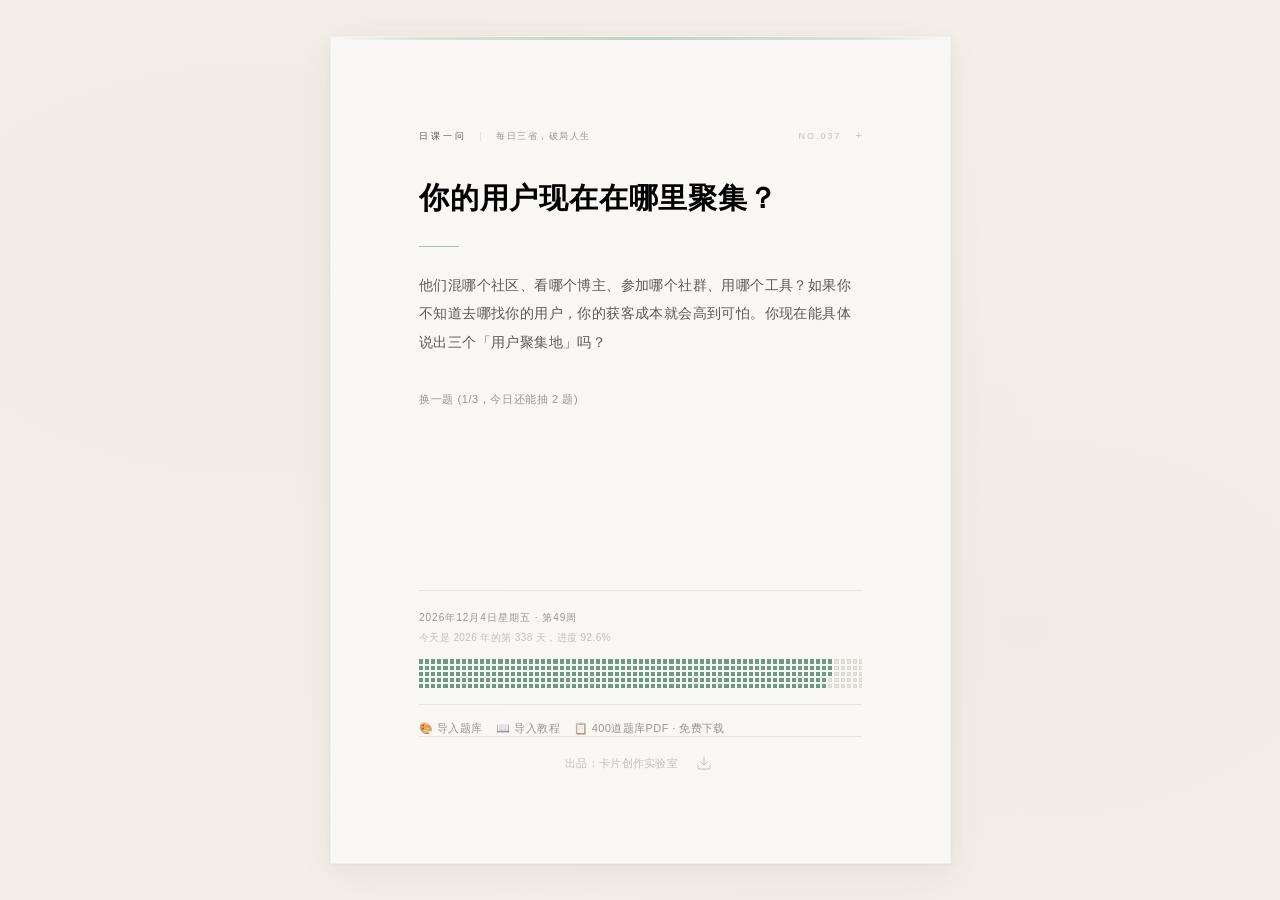
<file: index.html>
<!DOCTYPE html>
<html lang='zh-CN'>
<head>
    <meta charset='UTF-8'>
    <meta name='viewport' content='width=device-width, initial-scale=1.0'>
    <title>日课一问 | 每日三省，破局人生</title>
    <link rel='icon' href='icon.png' type='image/png'>
    <link rel='stylesheet' href='style.css'>
</head>
<body>
    <div class='card' id='daily-card'>
        <!-- 头部 -->
        <div class='card-header'>
            <div class='header-brand'>
                <a href='https://github.com/cnfeat/DailyQuestion#readme' target='_blank' class='brand-link'>
                    <span class='brand-name'>日课一问</span>
                    <span class='brand-divider'>|</span>
                    <span class='brand-tagline'>每日三省，破局人生</span>
                </a>
            </div>
            <div class='header-right'>
                <div class='card-id' id='card-id'>NO.000</div>
                <span class='import-btn' id='import-trigger' title='导入自定义题库'>+</span>
                <input type='file' id='import-input' accept='.json' hidden>
            </div>
        </div>

        <!-- 内容区 -->
        <div class='card-content'>
            <!-- 正常状态 -->
            <div id='normal-state'>
                <div class='question-area'>
                    <h1 id='question-display'>正在抽取今日问题...</h1>
                </div>
                <div class='divider'></div>
                <div class='extension-area'>
                    <p id='extension-display'>思考加载中...</p>
                </div>
                <div id='change-btn'></div>
            </div>

            <!-- 错误降级 -->
            <div id='error-state' class='error-state'>
                <div class='error-icon'>&#127810;</div>
                <p class='error-msg'>题目加载失败<br>请刷新页面重试</p>
                <button class='retry-btn' onclick='location.reload()'>重新加载</button>
            </div>

            <!-- 年度进度 -->
            <div class='progress-container'>
                <div id='gregorian-date'></div>
                <div id='progress-text'></div>
                <div id='progress-grid'></div>
            </div>
        </div>

        <!-- 底部栏 -->
        <div class='card-footer'>
            <div class='footer-left'>
                <span id='import-footer' class='footer-share-link' title='导入自定义题库'>🎨 导入题库</span>
                <a href='https://github.com/cnfeat/DailyQuestion#3-%E8%87%AA%E5%AE%9A%E4%B9%89%E9%A2%98%E5%BA%93' target='_blank' class='footer-share-link'>📖 导入教程</a>
                <a href='https://github.com/cnfeat/DailyQuestion' target='_blank' class='footer-share-link'>📋 400道题库PDF · 免费下载</a>
            </div>
        </div>

        <div class='footer-credit'>
            <a href='https://www.cnfeat.com/' target='_blank' class='footer-note'>出品：卡片创作实验室</a>
            <button id='download-btn' title='下载这张卡片'>
                <svg viewBox='0 0 24 24' stroke='currentColor' stroke-width='1.5' fill='none' stroke-linecap='round' stroke-linejoin='round'>
                    <path d='M21 15v4a2 2 0 0 1-2 2H5a2 2 0 0 1-2-2v-4'/>
                    <polyline points='7 10 12 15 17 10'/>
                    <line x1='12' y1='15' x2='12' y2='3'/>
                </svg>
            </button>
        </div>
    </div>

    <script src='data.js'></script>
    <script src='script.js'></script>
    <div id='toast' class='toast'></div>
</body>
</html>
</file>
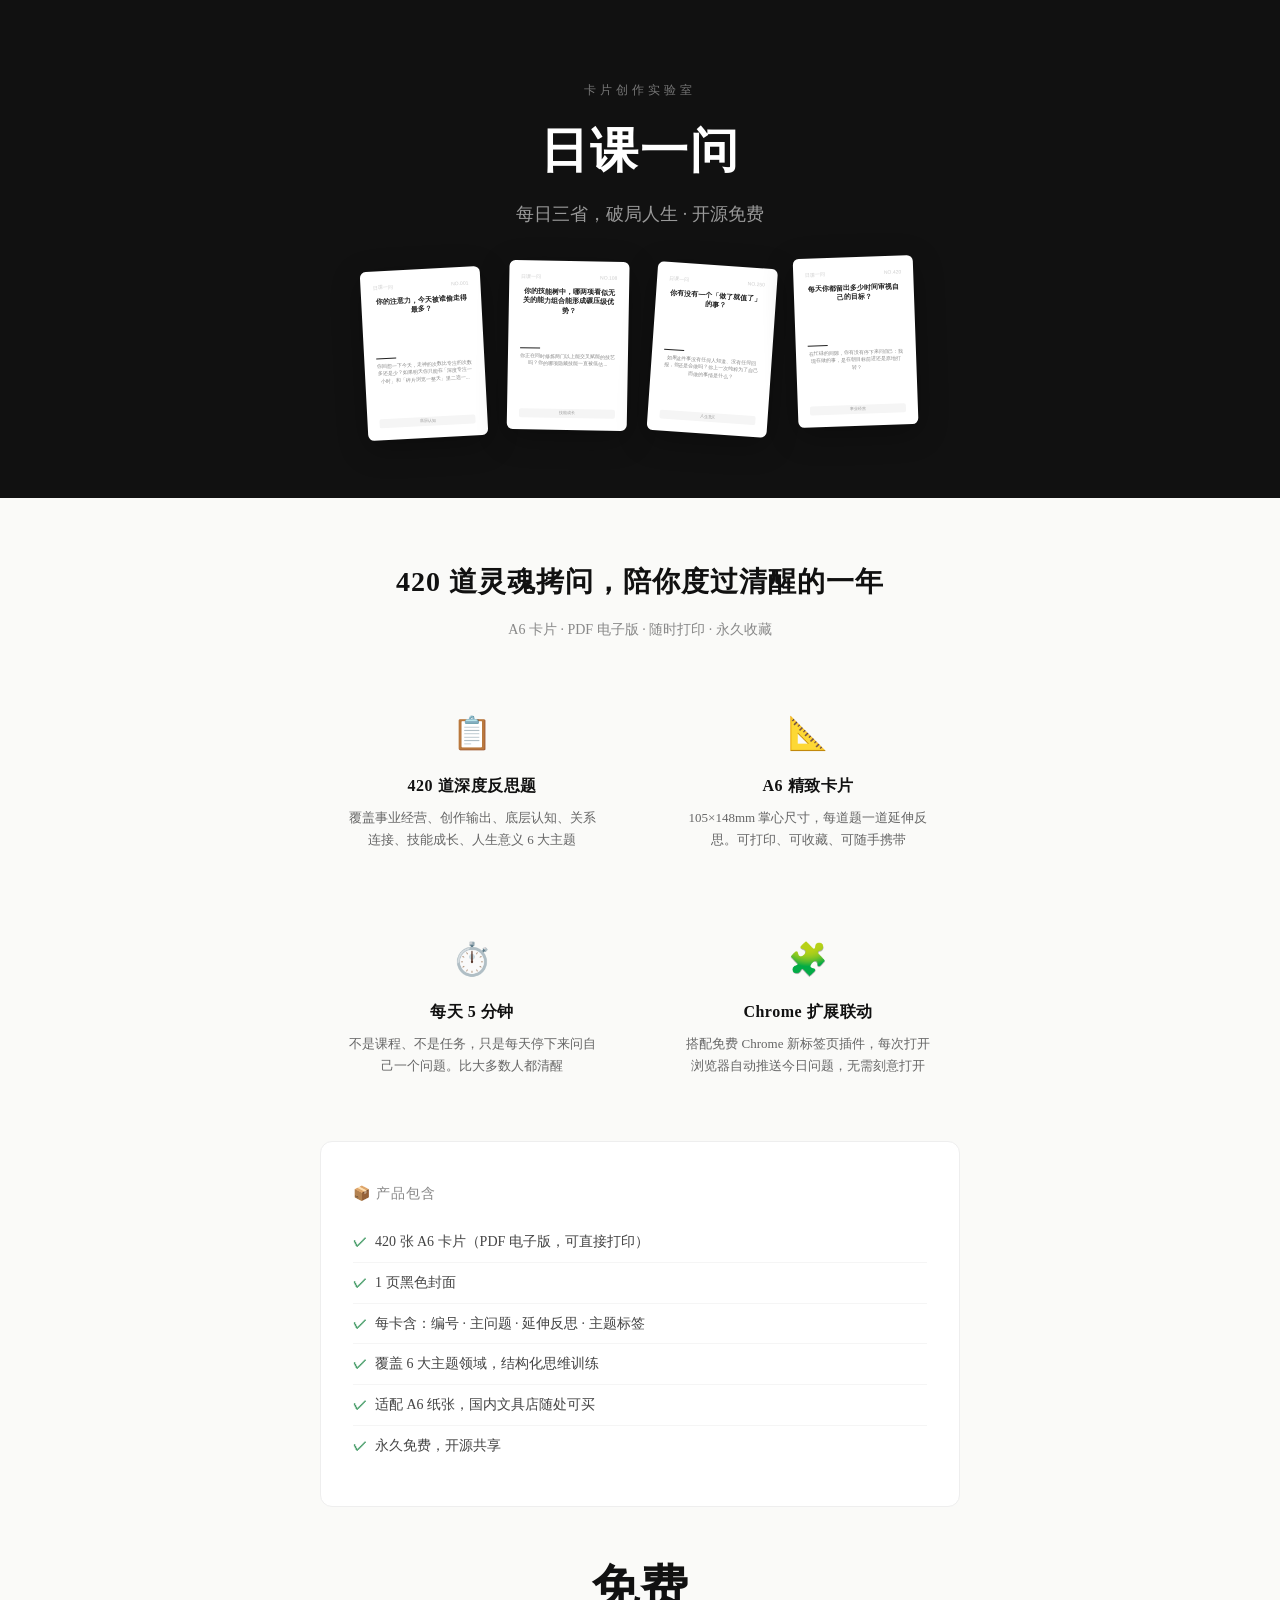
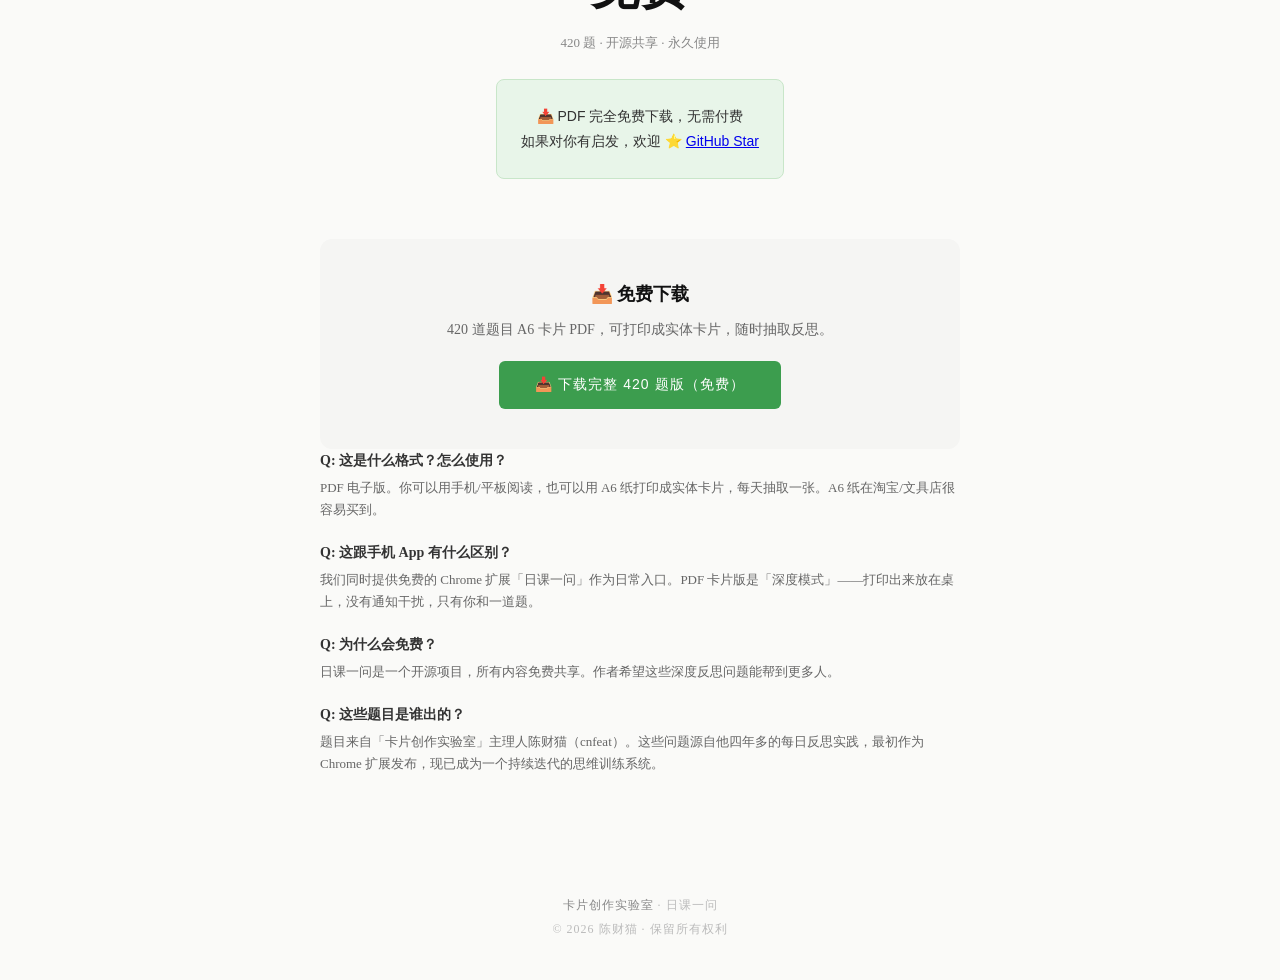
<file: landing.html>
<!DOCTYPE html>
<html lang="zh-CN">
<head>
<meta charset="UTF-8">
<meta name="viewport" content="width=device-width, initial-scale=1.0">
<title>日课一问 · 每日三省，破局人生</title>
<style>
  *, *::before, *::after { box-sizing: border-box; margin: 0; padding: 0; }

  body {
    font-family: "Noto Serif SC", "Songti SC", "STSong", "SimSun", "Source Han Serif SC", Georgia, "Times New Roman", serif;
    background: #fafaf8;
    color: #1a1a1a;
    line-height: 1.7;
    -webkit-font-smoothing: antialiased;
  }

  /* ═══ Hero ═══ */
  .hero {
    background: #111111;
    color: #ffffff;
    padding: 80px 20px 60px;
    text-align: center;
  }
  .hero-brand {
    font-size: 12px;
    letter-spacing: 4px;
    color: #777777;
    text-transform: uppercase;
    margin-bottom: 20px;
    font-family: -apple-system, BlinkMacSystemFont, "Segoe UI", "PingFang SC", "Microsoft YaHei", sans-serif;
  }
  .hero-title {
    font-size: clamp(28px, 6vw, 48px);
    font-weight: 700;
    letter-spacing: 2px;
    margin-bottom: 16px;
    line-height: 1.3;
  }
  .hero-sub {
    font-size: clamp(14px, 2.5vw, 18px);
    color: #999999;
    font-weight: 400;
    margin-bottom: 40px;
  }

  /* ═══ 卡牌模拟 ═══ */
  .card-showcase {
    display: flex;
    justify-content: center;
    gap: 24px;
    flex-wrap: wrap;
    margin-top: 40px;
    perspective: 800px;
  }
  .mock-card {
    width: 120px;
    height: 169px; /* A6 ratio */
    background: #ffffff;
    border-radius: 6px;
    box-shadow: 0 8px 30px rgba(0,0,0,0.3);
    display: flex;
    flex-direction: column;
    padding: 12px;
    font-size: 7px;
    transform: rotate(-3deg);
    transition: transform 0.3s ease;
  }
  .mock-card:nth-child(2) { transform: rotate(1deg) translateY(-8px); }
  .mock-card:nth-child(3) { transform: rotate(4deg) translateY(-4px); }
  .mock-card:nth-child(4) { transform: rotate(-2deg) translateY(-12px); }
  .mock-card:hover { transform: rotate(0deg) translateY(-16px) scale(1.05); }
  .mock-card .mc-header {
    display: flex;
    justify-content: space-between;
    margin-bottom: 6px;
    color: #cccccc;
    font-family: -apple-system, sans-serif;
    font-size: 5px;
  }
  .mock-card .mc-q {
    font-weight: 700;
    color: #222222;
    font-size: 7px;
    line-height: 1.4;
    flex: 1;
    overflow: hidden;
  }
  .mock-card .mc-divider {
    width: 20px;
    height: 1px;
    background: #222222;
    margin: 4px 0;
  }
  .mock-card .mc-ext {
    color: #888888;
    font-size: 5px;
    line-height: 1.5;
    flex: 1;
    overflow: hidden;
  }
  .mock-card .mc-tag {
    font-size: 4px;
    color: #999999;
    background: #f5f5f5;
    display: inline-block;
    padding: 1px 3px;
    border-radius: 2px;
    margin-top: auto;
    font-family: -apple-system, sans-serif;
  }

  /* ═══ 内容区块 ═══ */
  .section {
    max-width: 680px;
    margin: 0 auto;
    padding: 60px 20px;
  }
  .section-title {
    text-align: center;
    font-size: clamp(20px, 4vw, 28px);
    font-weight: 700;
    letter-spacing: 1px;
    margin-bottom: 12px;
    color: #111111;
  }
  .section-sub {
    text-align: center;
    font-size: 14px;
    color: #888888;
    margin-bottom: 40px;
  }

  /* 卖点 */
  .features {
    display: grid;
    grid-template-columns: repeat(auto-fit, minmax(200px, 1fr));
    gap: 32px;
    margin-bottom: 40px;
  }
  .feature {
    text-align: center;
    padding: 24px;
  }
  .feature-icon {
    font-size: 32px;
    margin-bottom: 12px;
  }
  .feature-title {
    font-size: 16px;
    font-weight: 700;
    margin-bottom: 8px;
    color: #111111;
    letter-spacing: 0.5px;
  }
  .feature-desc {
    font-size: 13px;
    color: #666666;
    line-height: 1.7;
  }

  /* ═══ 产品详情 ═══ */
  .product-detail {
    background: #ffffff;
    border: 1px solid #eeeeee;
    border-radius: 12px;
    padding: 40px 32px;
  }
  .product-detail h3 {
    font-size: 14px;
    color: #888888;
    font-weight: 400;
    margin-bottom: 8px;
    letter-spacing: 1px;
    font-family: -apple-system, sans-serif;
  }
  .product-detail .pd-list {
    list-style: none;
    margin-top: 16px;
  }
  .product-detail .pd-list li {
    padding: 8px 0;
    border-bottom: 1px solid #f5f5f5;
    font-size: 14px;
    color: #444444;
    display: flex;
    align-items: center;
    gap: 8px;
  }
  .product-detail .pd-list li:last-child { border-bottom: none; }
  .product-detail .pd-list .check {
    color: #4a9e6b;
    font-weight: 700;
    font-family: -apple-system, sans-serif;
  }

  /* ═══ 价格区 ═══ */
  .pricing {
    text-align: center;
    padding: 40px 0;
  }
  .price-tag {
    font-size: 48px;
    font-weight: 700;
    color: #111111;
    letter-spacing: 1px;
    margin-bottom: 4px;
  }
  .price-note {
    font-size: 13px;
    color: #888888;
    margin-bottom: 24px;
  }
  .buy-info {
    background: #E8F5E9;
    border: 1px solid #C8E6C9;
    border-radius: 8px;
    padding: 24px;
    display: inline-block;
    text-align: center;
  }
  .buy-info .qr-code {
    width: 160px;
    height: 160px;
    border-radius: 6px;
    margin-bottom: 12px;
    border: 1px solid #ddd;
  }
  .buy-info p {
    font-size: 14px;
    color: #333333;
    line-height: 1.8;
    font-family: -apple-system, BlinkMacSystemFont, "Segoe UI", "PingFang SC", "Microsoft YaHei", sans-serif;
  }
  .buy-info strong {
    color: #3C9D4E;
    font-weight: 700;
  }
  .buy-btn { display: none; }
    display: inline-block;
    background: #111111;
    color: #ffffff;
    padding: 14px 48px;
    border-radius: 6px;
    font-size: 16px;
    font-weight: 600;
    text-decoration: none;
    letter-spacing: 1px;
    font-family: -apple-system, BlinkMacSystemFont, "Segoe UI", "PingFang SC", "Microsoft YaHei", sans-serif;
  }

  /* ═══ FAQ ═══ */
  .faq { margin-top: 20px; }
  .faq-item { margin-bottom: 20px; }
  .faq-q {
    font-size: 14px;
    font-weight: 700;
    color: #333333;
    margin-bottom: 4px;
  }
  .faq-a {
    font-size: 13px;
    color: #666666;
    line-height: 1.7;
  }

  /* ═══ 试读CTA ═══ */
  .cta-sample {
    background: #f5f5f3;
    border-radius: 12px;
    padding: 40px 32px;
    text-align: center;
    margin-top: 20px;
  }
  .cta-sample h3 {
    font-size: 18px;
    font-weight: 700;
    margin-bottom: 8px;
    color: #111111;
  }
  .cta-sample p {
    font-size: 14px;
    color: #666666;
    margin-bottom: 20px;
  }
  .cta-sample .sample-btn {
    display: inline-block;
    background: #ffffff;
    color: #111111;
    border: 1px solid #dddddd;
    padding: 12px 36px;
    border-radius: 6px;
    font-size: 14px;
    text-decoration: none;
    letter-spacing: 1px;
    font-family: -apple-system, sans-serif;
    transition: all 0.2s;
  }
  .cta-sample .sample-btn:hover {
    border-color: #111111;
    background: #111111;
    color: #ffffff;
  }

  /* ═══ Footer ═══ */
  .footer {
    text-align: center;
    padding: 40px 20px;
    font-size: 12px;
    color: #bbbbbb;
    letter-spacing: 1px;
  }
  .footer a {
    color: #888888;
    text-decoration: none;
  }
  .footer a:hover { color: #444444; }

  /* ═══ 响应式 ═══ */
  @media (max-width: 480px) {
    .hero { padding: 60px 16px 40px; }
    .section { padding: 40px 16px; }
    .product-detail { padding: 24px 20px; }
    .mock-card { width: 80px; height: 113px; padding: 8px; }
    .mock-card .mc-q { font-size: 5px; }
    .mock-card .mc-ext { font-size: 4px; }
  }
</style>
</head>
<body>

<!-- ═══ Hero ═══ -->
<section class="hero">
  <div class="hero-brand">卡片创作实验室</div>
  <h1 class="hero-title">日课一问</h1>
  <p class="hero-sub">每日三省，破局人生 · 开源免费</p>

  <!-- 卡片模拟 -->
  <div class="card-showcase">
    <div class="mock-card">
      <div class="mc-header"><span>日课一问</span><span>NO.001</span></div>
      <div class="mc-q">你的注意力，今天被谁偷走得最多？</div>
      <div class="mc-divider"></div>
      <div class="mc-ext">你回想一下今天，走神的次数比专注的次数多还是少？如果明天你只能在「深度专注一小时」和「碎片浏览一整天」里二选一...</div>
      <div class="mc-tag">底层认知</div>
    </div>
    <div class="mock-card">
      <div class="mc-header"><span>日课一问</span><span>NO.108</span></div>
      <div class="mc-q">你的技能树中，哪两项看似无关的能力组合能形成碾压级优势？</div>
      <div class="mc-divider"></div>
      <div class="mc-ext">你正在同时修炼两门以上能交叉赋能的技艺吗？你的哪项隐藏技能一直被低估...</div>
      <div class="mc-tag">技能成长</div>
    </div>
    <div class="mock-card">
      <div class="mc-header"><span>日课一问</span><span>NO.250</span></div>
      <div class="mc-q">你有没有一个「做了就值了」的事？</div>
      <div class="mc-divider"></div>
      <div class="mc-ext">如果这件事没有任何人知道、没有任何回报，你还是会做吗？你上一次纯粹为了自己而做的事情是什么？</div>
      <div class="mc-tag">人生意义</div>
    </div>
    <div class="mock-card">
      <div class="mc-header"><span>日课一问</span><span>NO.420</span></div>
      <div class="mc-q">每天你都留出多少时间审视自己的目标？</div>
      <div class="mc-divider"></div>
      <div class="mc-ext">在忙碌的间隙，你有没有停下来问自己：我现在做的事，是在朝目标前进还是原地打转？</div>
      <div class="mc-tag">事业经营</div>
    </div>
  </div>
</section>

<!-- ═══ 产品介绍 ═══ -->
<section class="section">
  <h2 class="section-title">420 道灵魂拷问，陪你度过清醒的一年</h2>
  <p class="section-sub">A6 卡片 · PDF 电子版 · 随时打印 · 永久收藏</p>

  <div class="features">
    <div class="feature">
      <div class="feature-icon">📋</div>
      <div class="feature-title">420 道深度反思题</div>
      <div class="feature-desc">覆盖事业经营、创作输出、底层认知、关系连接、技能成长、人生意义 6 大主题</div>
    </div>
    <div class="feature">
      <div class="feature-icon">📐</div>
      <div class="feature-title">A6 精致卡片</div>
      <div class="feature-desc">105×148mm 掌心尺寸，每道题一道延伸反思。可打印、可收藏、可随手携带</div>
    </div>
    <div class="feature">
      <div class="feature-icon">⏱️</div>
      <div class="feature-title">每天 5 分钟</div>
      <div class="feature-desc">不是课程、不是任务，只是每天停下来问自己一个问题。比大多数人都清醒</div>
    </div>
    <div class="feature">
      <div class="feature-icon">🧩</div>
      <div class="feature-title">Chrome 扩展联动</div>
      <div class="feature-desc">搭配免费 Chrome 新标签页插件，每次打开浏览器自动推送今日问题，无需刻意打开</div>
    </div>
  </div>

  <!-- 产品详情 -->
  <div class="product-detail">
    <h3>📦 产品包含</h3>
    <ul class="pd-list">
      <li><span class="check">✓</span> 420 张 A6 卡片（PDF 电子版，可直接打印）</li>
      <li><span class="check">✓</span> 1 页黑色封面</li>
      <li><span class="check">✓</span> 每卡含：编号 · 主问题 · 延伸反思 · 主题标签</li>
      <li><span class="check">✓</span> 覆盖 6 大主题领域，结构化思维训练</li>
      <li><span class="check">✓</span> 适配 A6 纸张，国内文具店随处可买</li>
      <li><span class="check">✓</span> 永久免费，开源共享</li>
    </ul>
  </div>

  <!-- 价格 -->
  <div class="pricing">
    <div class="price-tag">免费</div>
    <div class="price-note">420 题 · 开源共享 · 永久使用</div>
    <div class="buy-info">
      <p>📥 PDF 完全免费下载，无需付费</p>
      <p>如果对你有启发，欢迎 ⭐ <a href="https://github.com/cnfeat/DailyQuestion" target="_blank">GitHub Star</a></p>
    </div>
  </div>

  <!-- 下载CTA -->
  <div class="cta-sample">
    <h3>📥 免费下载</h3>
    <p>420 道题目 A6 卡片 PDF，可打印成实体卡片，随时抽取反思。</p>
    <a class="sample-btn" href="downloads/日课一问_完整版.pdf" download style="background:#3C9D4E;color:#fff;border:none;">📥 下载完整 420 题版（免费）</a>
  </div>

  <!-- FAQ -->
  <div class="faq">
    <div class="faq-item">
      <div class="faq-q">Q: 这是什么格式？怎么使用？</div>
      <div class="faq-a">PDF 电子版。你可以用手机/平板阅读，也可以用 A6 纸打印成实体卡片，每天抽取一张。A6 纸在淘宝/文具店很容易买到。</div>
    </div>
    <div class="faq-item">
      <div class="faq-q">Q: 这跟手机 App 有什么区别？</div>
      <div class="faq-a">我们同时提供免费的 Chrome 扩展「日课一问」作为日常入口。PDF 卡片版是「深度模式」——打印出来放在桌上，没有通知干扰，只有你和一道题。</div>
    </div>
    <div class="faq-item">
      <div class="faq-q">Q: 为什么会免费？</div>
      <div class="faq-a">日课一问是一个开源项目，所有内容免费共享。作者希望这些深度反思问题能帮到更多人。</div>
    </div>
    <div class="faq-item">
      <div class="faq-q">Q: 这些题目是谁出的？</div>
      <div class="faq-a">题目来自「卡片创作实验室」主理人陈财猫（cnfeat）。这些问题源自他四年多的每日反思实践，最初作为 Chrome 扩展发布，现已成为一个持续迭代的思维训练系统。</div>
    </div>
  </div>
</section>

<footer class="footer">
  <p><a href="https://www.cnfeat.com">卡片创作实验室</a> · 日课一问</p>
  <p style="margin-top:4px;">© 2026 陈财猫 · 保留所有权利</p>
</footer>

</body>
</html>
</file>
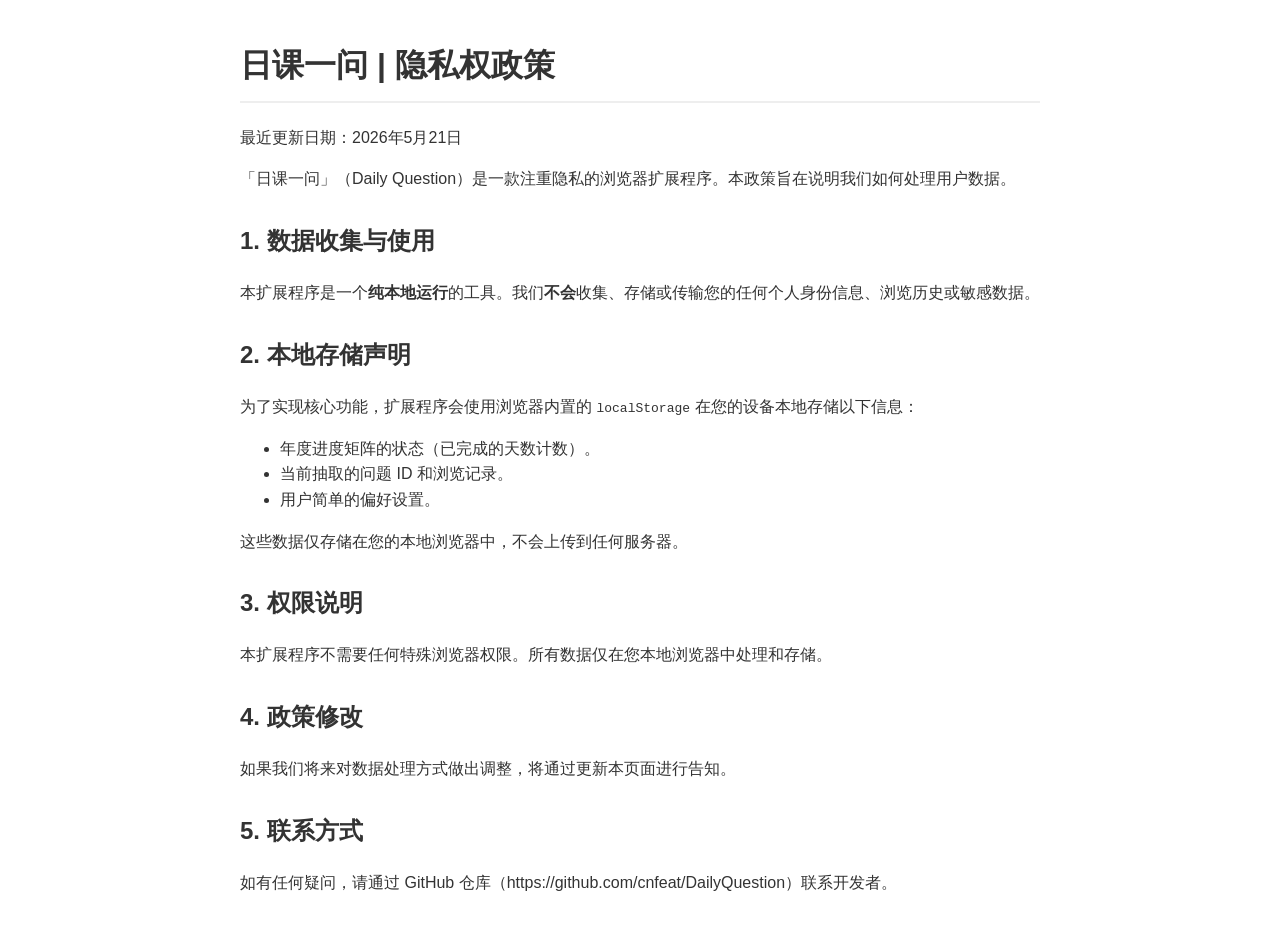
<file: privacy.html>
<!DOCTYPE html>
<html lang="zh-CN">
<head>
    <meta charset="UTF-8">
    <meta name="viewport" content="width=device-width, initial-scale=1.0">
    <title>隐私权政策 - 日课一问</title>
    <style>
        body { font-family: sans-serif; line-height: 1.6; max-width: 800px; margin: 40px auto; padding: 0 20px; color: #333; }
        h1 { border-bottom: 2px solid #eee; padding-bottom: 10px; }
        h2 { margin-top: 30px; }
    </style>
</head>
<body>
    <h1>日课一问 | 隐私权政策</h1>
    <p>最近更新日期：2026年5月21日</p>
    
    <p>「日课一问」（Daily Question）是一款注重隐私的浏览器扩展程序。本政策旨在说明我们如何处理用户数据。</p>

    <h2>1. 数据收集与使用</h2>
    <p>本扩展程序是一个<strong>纯本地运行</strong>的工具。我们<strong>不会</strong>收集、存储或传输您的任何个人身份信息、浏览历史或敏感数据。</p>

    <h2>2. 本地存储声明</h2>
    <p>为了实现核心功能，扩展程序会使用浏览器内置的 <code>localStorage</code> 在您的设备本地存储以下信息：</p>
    <ul>
        <li>年度进度矩阵的状态（已完成的天数计数）。</li>
        <li>当前抽取的问题 ID 和浏览记录。</li>
        <li>用户简单的偏好设置。</li>
    </ul>
    <p>这些数据仅存储在您的本地浏览器中，不会上传到任何服务器。</p>

    <h2>3. 权限说明</h2>
    <p>本扩展程序不需要任何特殊浏览器权限。所有数据仅在您本地浏览器中处理和存储。</p>

    <h2>4. 政策修改</h2>
    <p>如果我们将来对数据处理方式做出调整，将通过更新本页面进行告知。</p>

    <h2>5. 联系方式</h2>
    <p>如有任何疑问，请通过 GitHub 仓库（https://github.com/cnfeat/DailyQuestion）联系开发者。</p>
</body>
</html>
</file>
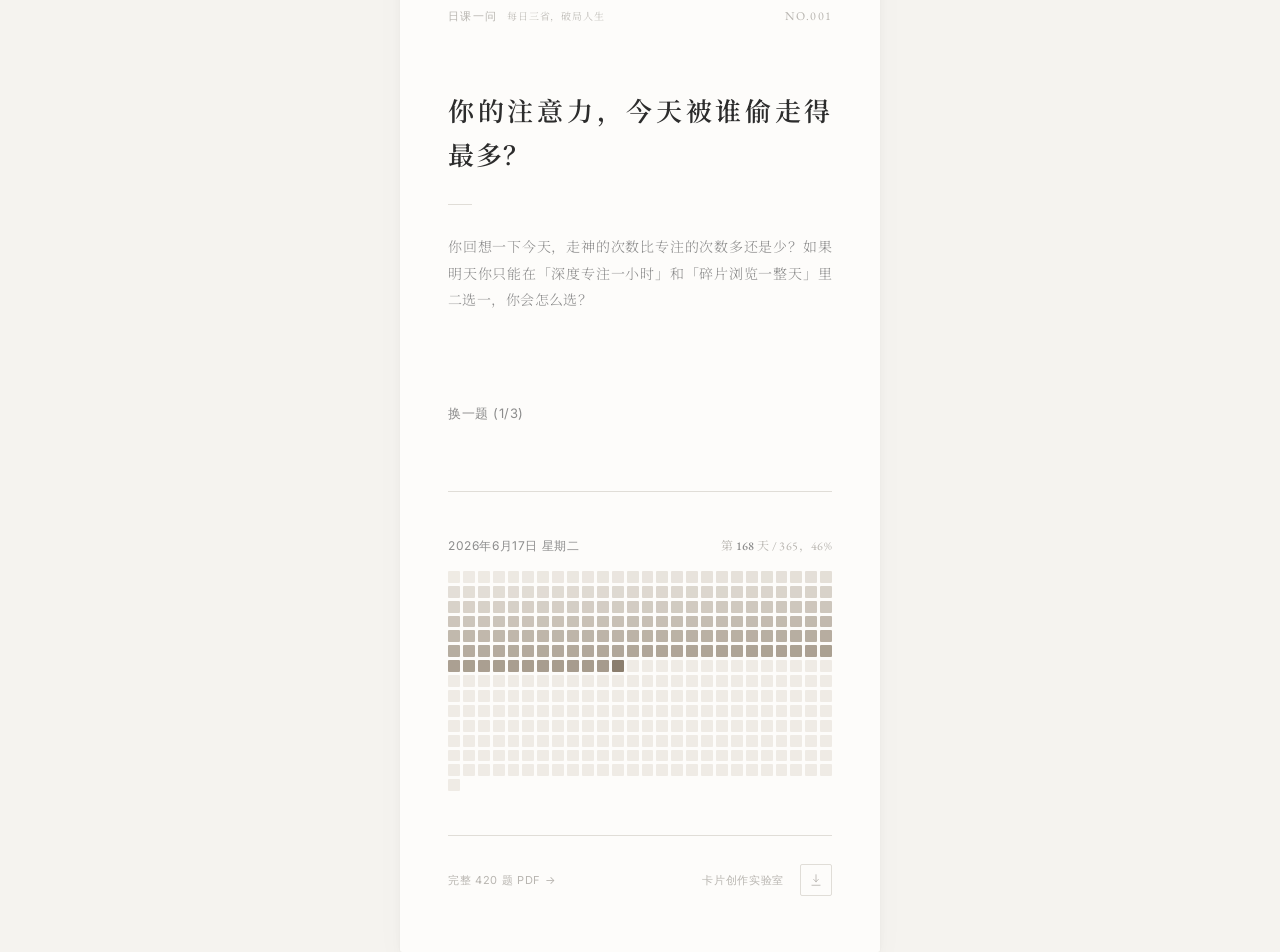
<file: design-demos/designer-kenya-hara.html>
<!DOCTYPE html>
<html lang="zh-CN">
<head>
    <meta charset="UTF-8">
    <meta name="viewport" content="width=device-width, initial-scale=1.0">
    <title>日课一问 | 每日三省，破局人生</title>
    <link rel="preconnect" href="https://fonts.googleapis.com">
    <link rel="preconnect" href="https://fonts.gstatic.com" crossorigin>
    <link href="https://fonts.googleapis.com/css2?family=Noto+Serif+SC:wght@300;400;600;700&family=Inter:wght@300;400;500&family=EB+Garamond:ital,wght@0,400;0,500;1,400&display=swap" rel="stylesheet">
    <style>
        /* ===== 重置 ===== */
        *, *::before, *::after {
            margin: 0;
            padding: 0;
            box-sizing: border-box;
        }

        /* ===== 设计系统 ===== */
        :root {
            /* 原研哉色彩哲学：低饱和、有温度、从极淡到深 */
            --color-bg: #F5F3EF;           /* 和纸底色，温暖米白 */
            --color-card: #FDFCFA;         /* 卡片底色，比背景稍亮 */
            --color-text-primary: #2C2C2C; /* 墨黑，非纯黑 */
            --color-text-secondary: #8C8C8C; /* 次要文字，灰 */
            --color-text-tertiary: #B8B5B0;  /* 极淡，退隐 */
            --color-accent: #A69B8C;       /* 暖灰褐，品牌色 */
            --color-accent-deep: #8B7E6E;  /* 深暖褐 */
            --color-divider: #E0DDD7;      /* 分割线 */
            --color-progress-start: #EFEBE5; /* 进度方块起始色 */
            --color-progress-end: #A69B8C;   /* 进度方块结束色 */

            /* 字体系统 */
            --font-serif: 'Noto Serif SC', 'Songti SC', serif;
            --font-sans: 'Inter', 'PingFang SC', 'Microsoft YaHei', sans-serif;
            --font-display: 'EB Garamond', 'Noto Serif SC', serif;

            /* 间距系统：用「距离」建立层级 */
            --space-xs: 8px;
            --space-sm: 16px;
            --space-md: 28px;
            --space-lg: 44px;
            --space-xl: 64px;
            --space-xxl: 96px;
        }

        body {
            font-family: var(--font-sans);
            background-color: var(--color-bg);
            color: var(--color-text-primary);
            width: 100vw;
            height: 100vh;
            overflow: hidden;
            display: flex;
            justify-content: center;
            align-items: center;
            -webkit-font-smoothing: antialiased;
            -moz-osx-font-smoothing: grayscale;
        }

        /* ===== 卡片容器 ===== */
        .card {
            width: 100%;
            max-width: 480px;
            aspect-ratio: 3 / 4;
            background-color: var(--color-card);
            padding: 56px 48px;
            display: flex;
            flex-direction: column;
            position: relative;
            /* 和纸质感：微妙阴影，不抢眼 */
            box-shadow:
                0 1px 2px rgba(0,0,0,0.04),
                0 4px 12px rgba(0,0,0,0.03),
                0 16px 40px rgba(0,0,0,0.02);
            /* 反AI slop：不用大圆角 */
            border-radius: 2px;
        }

        /* ===== 头部：品牌名 + 编号 ===== */
        .header {
            display: flex;
            justify-content: space-between;
            align-items: baseline;
            margin-bottom: var(--space-xl);
        }

        .brand {
            font-family: var(--font-sans);
            font-size: 11px;
            font-weight: 400;
            letter-spacing: 0.12em;
            color: var(--color-text-tertiary);
            text-transform: uppercase;
        }

        .brand-sub {
            font-family: var(--font-serif);
            font-size: 10px;
            font-weight: 300;
            letter-spacing: 0.08em;
            color: var(--color-text-tertiary);
            margin-left: 6px;
        }

        .card-number {
            font-family: var(--font-display);
            font-size: 12px;
            font-weight: 400;
            letter-spacing: 0.1em;
            color: var(--color-text-tertiary);
            font-variant-numeric: tabular-nums;
        }

        /* ===== 问题区：核心焦点 ===== */
        .question-section {
            flex: 1;
            display: flex;
            flex-direction: column;
            justify-content: center;
            margin-bottom: var(--space-lg);
        }

        .question {
            font-family: var(--font-serif);
            font-size: 26px;
            font-weight: 600;
            line-height: 1.7;
            letter-spacing: 0.06em;
            color: var(--color-text-primary);
            text-align: justify;
        }

        /* ===== 分割线：极简短横线 ===== */
        .divider {
            width: 24px;
            height: 1px;
            background-color: var(--color-divider);
            margin: var(--space-md) 0;
        }

        /* ===== 延伸反思 ===== */
        .reflection {
            font-family: var(--font-serif);
            font-size: 14px;
            font-weight: 300;
            line-height: 1.9;
            letter-spacing: 0.03em;
            color: var(--color-text-secondary);
            text-align: justify;
        }

        /* ===== 换题按钮：极简文字链接 ===== */
        .action-area {
            margin-top: auto;
            padding-top: var(--space-lg);
        }

        .refresh-btn {
            font-family: var(--font-sans);
            font-size: 13px;
            font-weight: 400;
            letter-spacing: 0.04em;
            color: var(--color-text-secondary);
            background: none;
            border: none;
            cursor: pointer;
            padding: 4px 0;
            position: relative;
            transition: color 0.4s ease;
        }

        .refresh-btn::after {
            content: '';
            position: absolute;
            bottom: 2px;
            left: 0;
            width: 0;
            height: 1px;
            background-color: var(--color-accent-deep);
            transition: width 0.5s cubic-bezier(0.25, 0.1, 0.25, 1);
        }

        .refresh-btn:hover {
            color: var(--color-text-primary);
        }

        .refresh-btn:hover::after {
            width: 100%;
        }

        /* ===== 年度进度区 ===== */
        .progress-section {
            margin-top: var(--space-xl);
            padding-top: var(--space-lg);
            border-top: 1px solid var(--color-divider);
        }

        .date-info {
            display: flex;
            justify-content: space-between;
            align-items: baseline;
            margin-bottom: var(--space-sm);
        }

        .date {
            font-family: var(--font-sans);
            font-size: 12px;
            font-weight: 400;
            letter-spacing: 0.05em;
            color: var(--color-text-secondary);
        }

        .day-count {
            font-family: var(--font-display);
            font-size: 12px;
            font-weight: 400;
            letter-spacing: 0.03em;
            color: var(--color-text-tertiary);
        }

        .day-count strong {
            color: var(--color-text-secondary);
            font-weight: 500;
        }

        /* ===== 365格方块矩阵 ===== */
        .progress-grid {
            display: grid;
            grid-template-columns: repeat(26, 1fr);
            gap: 3px;
            margin-top: var(--space-sm);
        }

        .progress-cell {
            aspect-ratio: 1;
            border-radius: 1px;
            transition: transform 0.3s ease, background-color 0.6s ease;
        }

        .progress-cell:hover {
            transform: scale(1.3);
            z-index: 1;
        }

        /* 已过去的日期：从极淡到品牌色的渐变 */
        .progress-cell.past {
            background-color: var(--color-accent);
        }

        /* 未来的日期：极淡 */
        .progress-cell.future {
            background-color: var(--color-progress-start);
        }

        /* 今天：稍深 */
        .progress-cell.today {
            background-color: var(--color-accent-deep);
        }

        /* ===== 底部栏 ===== */
        .footer {
            display: flex;
            justify-content: space-between;
            align-items: center;
            margin-top: var(--space-lg);
            padding-top: var(--space-md);
            border-top: 1px solid var(--color-divider);
        }

        .footer-left,
        .footer-right {
            display: flex;
            align-items: center;
            gap: var(--space-sm);
        }

        .footer-link {
            font-family: var(--font-sans);
            font-size: 11px;
            font-weight: 400;
            letter-spacing: 0.06em;
            color: var(--color-text-tertiary);
            text-decoration: none;
            transition: color 0.3s ease;
        }

        .footer-link:hover {
            color: var(--color-text-secondary);
        }

        .download-btn {
            width: 32px;
            height: 32px;
            display: flex;
            justify-content: center;
            align-items: center;
            background: none;
            border: 1px solid var(--color-divider);
            border-radius: 2px;
            cursor: pointer;
            transition: all 0.4s ease;
        }

        .download-btn:hover {
            border-color: var(--color-accent);
            background-color: rgba(166, 155, 140, 0.06);
        }

        .download-btn svg {
            width: 14px;
            height: 14px;
            stroke: var(--color-text-tertiary);
            transition: stroke 0.3s ease;
        }

        .download-btn:hover svg {
            stroke: var(--color-accent-deep);
        }

        /* ===== 响应式 ===== */
        @media (max-width: 560px) {
            .card {
                max-width: 92vw;
                padding: 40px 32px;
            }

            .question {
                font-size: 22px;
            }

            .reflection {
                font-size: 13px;
            }

            .progress-grid {
                grid-template-columns: repeat(20, 1fr);
            }
        }

        @media (max-height: 700px) {
            .card {
                padding: 36px 32px;
            }

            .question-section {
                margin-bottom: var(--space-md);
            }

            .progress-section {
                margin-top: var(--space-lg);
            }
        }
    </style>
</head>
<body>
    <div class="card">
        <!-- 头部 -->
        <div class="header">
            <div>
                <span class="brand">日课一问</span>
                <span class="brand-sub">每日三省，破局人生</span>
            </div>
            <span class="card-number">NO.001</span>
        </div>

        <!-- 问题区 -->
        <div class="question-section">
            <h1 class="question">你的注意力，今天被谁偷走得最多？</h1>
            <div class="divider"></div>
            <p class="reflection">
                你回想一下今天，走神的次数比专注的次数多还是少？如果明天你只能在「深度专注一小时」和「碎片浏览一整天」里二选一，你会怎么选？
            </p>
        </div>

        <!-- 换题按钮 -->
        <div class="action-area">
            <button class="refresh-btn">换一题 (1/3)</button>
        </div>

        <!-- 年度进度 -->
        <div class="progress-section">
            <div class="date-info">
                <span class="date">2026年6月17日 星期二</span>
                <span class="day-count">第 <strong>168</strong> 天 / 365，46%</span>
            </div>
            <div class="progress-grid" id="progressGrid"></div>
        </div>

        <!-- 底部栏 -->
        <div class="footer">
            <div class="footer-left">
                <a href="#" class="footer-link">完整 420 题 PDF →</a>
            </div>
            <div class="footer-right">
                <a href="#" class="footer-link">卡片创作实验室</a>
                <button class="download-btn" aria-label="下载卡片">
                    <svg viewBox="0 0 24 24" fill="none" stroke-width="1.5" stroke-linecap="round" stroke-linejoin="round">
                        <path d="M12 3v12m0 0l-4-4m4 4l4-4"/>
                        <path d="M5 21h14"/>
                    </svg>
                </button>
            </div>
        </div>
    </div>

    <script>
        // 生成365格进度方块，带诗意的色阶渐变
        (function() {
            const grid = document.getElementById('progressGrid');
            const totalDays = 365;
            const currentDay = 168; // 第168天
            const cols = 26;
            const rows = 14;

            // 计算每个已过去方块的色阶：从极淡到品牌色
            function getPastColor(dayIndex) {
                const ratio = dayIndex / currentDay;
                // 起始色 #EFEBE5 -> 结束色 #A69B8C
                const startR = 239, startG = 235, startB = 229;
                const endR = 166, endG = 155, endB = 140;

                const r = Math.round(startR + (endR - startR) * ratio);
                const g = Math.round(startG + (endG - startG) * ratio);
                const b = Math.round(startB + (endB - startB) * ratio);

                return `rgb(${r}, ${g}, ${b})`;
            }

            for (let i = 1; i <= totalDays; i++) {
                const cell = document.createElement('div');
                cell.className = 'progress-cell';

                if (i < currentDay) {
                    cell.classList.add('past');
                    cell.style.backgroundColor = getPastColor(i);
                } else if (i === currentDay) {
                    cell.classList.add('today');
                } else {
                    cell.classList.add('future');
                }

                // 添加tooltip显示日期
                cell.title = `第 ${i} 天`;

                grid.appendChild(cell);
            }
        })();
    </script>
</body>
</html>
</file>
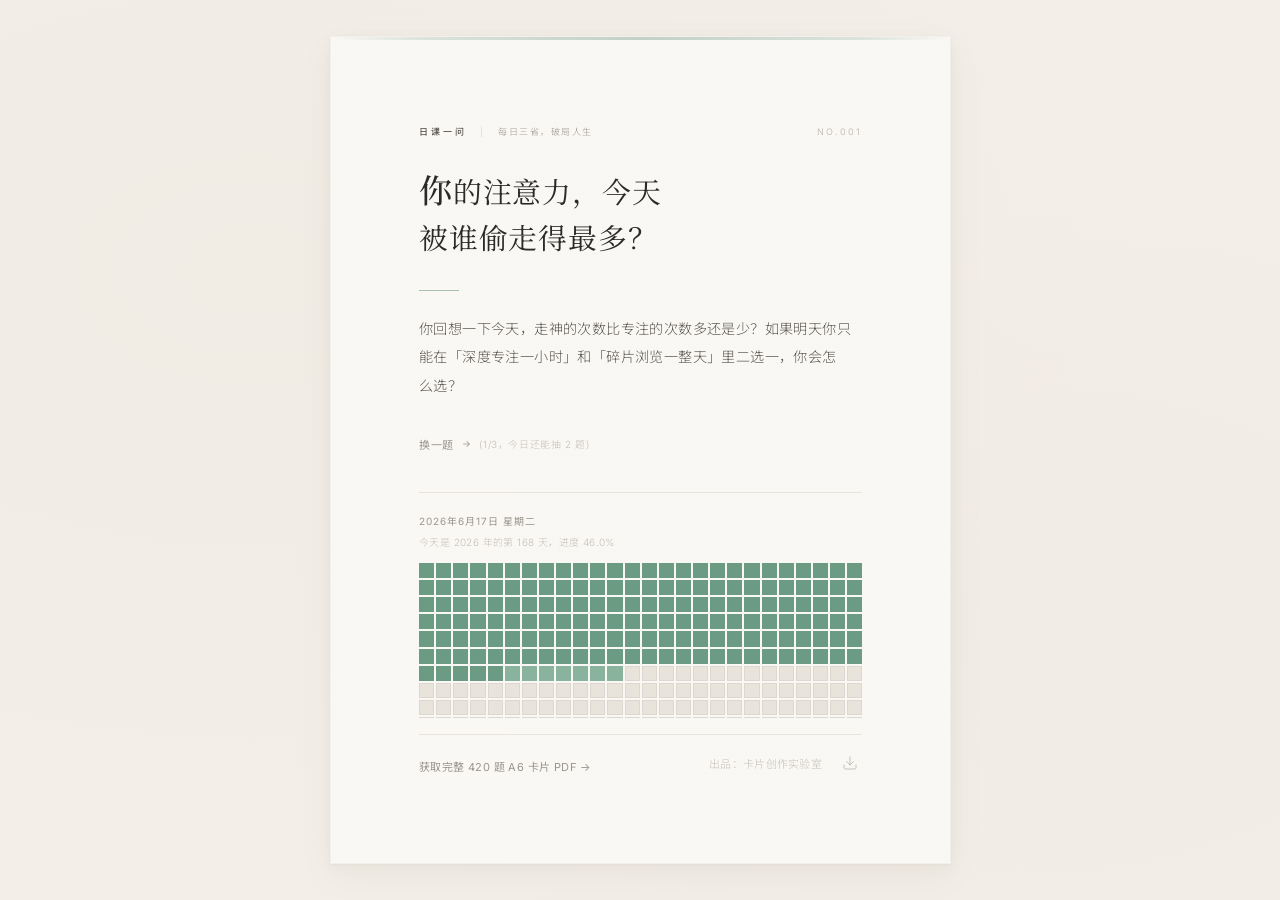
<file: design-demos/ref-aesop-warm.html>
<!DOCTYPE html>
<html lang="zh-CN">
<head>
    <meta charset="UTF-8">
    <meta name="viewport" content="width=device-width, initial-scale=1.0">
    <title>日课一问 | 每日三省，破局人生</title>
    <link rel="preconnect" href="https://fonts.googleapis.com">
    <link rel="preconnect" href="https://fonts.gstatic.com" crossorigin>
    <link href="https://fonts.googleapis.com/css2?family=Newsreader:ital,opsz,wght@0,6..72,300;0,6..72,400;0,6..72,500;1,6..72,400&family=Inter:wght@300;400;500&family=Noto+Serif+SC:wght@400;500;600;700&family=Noto+Sans+SC:wght@300;400;500&display=swap" rel="stylesheet">
    <style>
        /* ═══════════════════════════════════════
           日课一问 · Aesop Warm 视觉方案
           气质：温暖克制 / 东方留白 / 纸质纹理
           ═══════════════════════════════════════ */

        :root {
            /* 纸质感色彩系统 */
            --paper-bg: #f3efe8;
            --paper-card: #faf8f5;
            --paper-texture: rgba(139, 119, 91, 0.018);
            --ink-primary: #2c2a26;
            --ink-secondary: #5c5852;
            --ink-muted: #9a958d;
            --ink-faint: #c4bfb7;
            --ink-ghost: #ddd8d0;

            /* 品牌色：从豆瓣绿提取，降低饱和度融入暖调 */
            --brand: #5a8a6e;
            --brand-soft: rgba(90, 138, 110, 0.12);
            --brand-muted: rgba(90, 138, 110, 0.55);

            /* 年度进度色阶 */
            --progress-filled: #6b9b82;
            --progress-filled-soft: #8ab39e;
            --progress-empty: #e8e4dc;
            --progress-empty-border: #ddd8cf;

            /* 排版尺度 */
            --font-serif: 'Newsreader', 'Noto Serif SC', 'Songti SC', 'STSong', serif;
            --font-sans: 'Inter', 'Noto Sans SC', 'PingFang SC', 'Microsoft YaHei', sans-serif;
        }

        * {
            box-sizing: border-box;
            margin: 0;
            padding: 0;
        }

        html, body {
            height: 100%;
            overflow: hidden;
        }

        body {
            background-color: var(--paper-bg);
            font-family: var(--font-sans);
            display: flex;
            justify-content: center;
            align-items: center;
            /* 微妙的纸质噪点纹理 */
            background-image:
                radial-gradient(ellipse at 20% 30%, rgba(180, 160, 130, 0.04) 0%, transparent 60%),
                radial-gradient(ellipse at 80% 70%, rgba(160, 140, 120, 0.03) 0%, transparent 50%);
        }

        /* ═══ 卡片容器 ═══ */
        .card {
            background-color: var(--paper-card);
            aspect-ratio: 3 / 4;
            width: 100%;
            max-width: min(92vw, calc(92vh * 0.75), 720px);
            padding: clamp(40px, 10cqi, 88px);
            display: flex;
            flex-direction: column;
            position: relative;
            overflow: hidden;

            /* 纸质卡片质感 */
            box-shadow:
                0 1px 3px rgba(60, 50, 30, 0.04),
                0 4px 16px rgba(60, 50, 30, 0.03),
                0 12px 40px rgba(60, 50, 30, 0.04);

            /* 极淡的暖色边框，像纸张边缘 */
            border: 1px solid rgba(160, 140, 120, 0.08);

            /* 无圆角 —— 像一张真实的纸 */
            border-radius: 0;

            container-type: inline-size;
        }

        /* 纸质纹理层 —— CSS 模拟 */
        .card::before {
            content: '';
            position: absolute;
            inset: 0;
            pointer-events: none;
            opacity: 0.4;
            background-image:
                /* 纤维纹理 */
                repeating-linear-gradient(
                    0deg,
                    transparent,
                    transparent 2px,
                    rgba(139, 119, 91, 0.008) 2px,
                    rgba(139, 119, 91, 0.008) 3px
                ),
                repeating-linear-gradient(
                    90deg,
                    transparent,
                    transparent 3px,
                    rgba(139, 119, 91, 0.005) 3px,
                    rgba(139, 119, 91, 0.005) 4px
                );
        }

        /* 顶部淡色装饰线 —— 像信笺 */
        .card::after {
            content: '';
            position: absolute;
            top: 0;
            left: 0;
            right: 0;
            height: 3px;
            background: linear-gradient(
                90deg,
                transparent 0%,
                var(--brand-muted) 15%,
                var(--brand) 50%,
                var(--brand-muted) 85%,
                transparent 100%
            );
            opacity: 0.35;
        }

        /* ═══ 头部 ═══ */
        .card-header {
            display: flex;
            justify-content: space-between;
            align-items: baseline;
            flex-shrink: 0;
            margin-bottom: clamp(32px, 7cqi, 56px);
            position: relative;
            z-index: 1;
        }

        .header-brand {
            font-family: var(--font-sans);
            font-size: clamp(9px, 1.8cqi, 11px);
            font-weight: 400;
            color: var(--ink-muted);
            letter-spacing: 2px;
            text-transform: uppercase;
        }

        .header-brand .brand-name {
            color: var(--ink-secondary);
            font-weight: 500;
            letter-spacing: 3px;
        }

        .header-brand .brand-divider {
            margin: 0 8px;
            color: var(--ink-ghost);
        }

        .header-brand .brand-tagline {
            font-weight: 300;
            letter-spacing: 1.5px;
        }

        .card-id {
            font-family: var(--font-sans);
            font-size: clamp(9px, 1.8cqi, 11px);
            font-weight: 400;
            color: var(--ink-faint);
            letter-spacing: 2px;
        }

        /* ═══ 内容区 ═══ */
        .card-content {
            flex-grow: 1;
            display: flex;
            flex-direction: column;
            justify-content: flex-start;
            position: relative;
            z-index: 1;
            overflow: hidden;
        }

        /* ── 问题区 ── */
        .question-area {
            margin-bottom: clamp(24px, 5cqi, 40px);
        }

        .question-text {
            font-family: var(--font-serif);
            font-size: clamp(24px, 6.5cqi, 38px);
            font-weight: 400;
            line-height: 1.55;
            color: var(--ink-primary);
            letter-spacing: 0.8px;
            text-wrap: balance;
        }

        /* 首字下沉效果 */
        .question-text::first-letter {
            font-size: 1.15em;
            font-weight: 500;
        }

        /* ── 分割线 ── */
        .divider {
            width: 40px;
            height: 1px;
            background-color: var(--brand);
            opacity: 0.5;
            margin-bottom: clamp(24px, 5cqi, 40px);
            flex-shrink: 0;
        }

        /* ── 延伸反思区 ── */
        .extension-area {
            margin-bottom: clamp(28px, 6cqi, 48px);
        }

        .extension-text {
            font-family: var(--font-sans);
            font-size: clamp(13px, 3.2cqi, 15px);
            font-weight: 300;
            line-height: 2;
            color: var(--ink-secondary);
            letter-spacing: 0.4px;
            text-wrap: pretty;
        }

        /* ── 换题按钮 ── */
        .change-btn-area {
            margin-bottom: clamp(32px, 7cqi, 52px);
            text-align: left;
        }

        .change-btn {
            display: inline-flex;
            align-items: center;
            gap: 8px;
            font-family: var(--font-sans);
            font-size: clamp(11px, 2.4cqi, 13px);
            font-weight: 400;
            color: var(--ink-muted);
            letter-spacing: 0.6px;
            cursor: pointer;
            padding: 8px 0;
            transition: color 0.3s ease;
            user-select: none;
            background: none;
            border: none;
        }

        .change-btn:hover {
            color: var(--brand);
        }

        .change-btn .btn-arrow {
            font-size: 0.85em;
            transition: transform 0.3s ease;
        }

        .change-btn:hover .btn-arrow {
            transform: translateX(3px);
        }

        .change-btn .btn-meta {
            color: var(--ink-faint);
            font-weight: 300;
            font-size: 0.9em;
        }

        /* ═══ 年度进度 ═══ */
        .progress-section {
            margin-top: auto;
            padding-top: clamp(20px, 4cqi, 32px);
            border-top: 1px solid var(--progress-empty);
            flex-shrink: 0;
        }

        .progress-date {
            font-family: var(--font-sans);
            font-size: clamp(10px, 2cqi, 12px);
            font-weight: 400;
            color: var(--ink-muted);
            letter-spacing: 1px;
            margin-bottom: 6px;
        }

        .progress-text {
            font-family: var(--font-sans);
            font-size: clamp(10px, 2cqi, 12px);
            font-weight: 300;
            color: var(--ink-faint);
            letter-spacing: 0.4px;
            margin-bottom: 14px;
        }

        /* 365格方块矩阵 */
        .progress-grid {
            display: grid;
            grid-template-columns: repeat(26, 1fr);
            gap: 2px;
            width: 100%;
        }

        .progress-cell {
            width: 100%;
            aspect-ratio: 1;
            background-color: var(--progress-empty);
            border: 1px solid var(--progress-empty-border);
            transition: background-color 0.4s ease, border-color 0.4s ease;
        }

        .progress-cell.filled {
            background-color: var(--progress-filled);
            border-color: var(--progress-filled);
        }

        .progress-cell.filled.recent {
            background-color: var(--progress-filled-soft);
            border-color: var(--progress-filled-soft);
        }

        /* ═══ 底部栏 ═══ */
        .card-footer {
            display: flex;
            justify-content: space-between;
            align-items: flex-end;
            padding-top: clamp(16px, 3cqi, 24px);
            margin-top: clamp(16px, 3cqi, 24px);
            border-top: 1px solid var(--progress-empty);
            flex-shrink: 0;
            position: relative;
            z-index: 1;
        }

        .footer-left .footer-link {
            font-family: var(--font-sans);
            font-size: clamp(11px, 2.4cqi, 13px);
            font-weight: 400;
            color: var(--ink-muted);
            text-decoration: none;
            letter-spacing: 0.4px;
            transition: color 0.3s ease;
        }

        .footer-left .footer-link:hover {
            color: var(--brand);
        }

        .footer-right {
            display: flex;
            align-items: center;
            gap: 16px;
        }

        .footer-note {
            font-family: var(--font-sans);
            font-size: clamp(11px, 2.4cqi, 13px);
            font-weight: 300;
            color: var(--ink-faint);
            text-decoration: none;
            letter-spacing: 0.3px;
            transition: color 0.3s ease;
        }

        .footer-note:hover {
            color: var(--ink-muted);
        }

        /* 下载按钮 */
        .download-btn {
            background: none;
            border: none;
            color: var(--ink-faint);
            cursor: pointer;
            padding: 4px;
            transition: color 0.3s ease, transform 0.2s ease;
            line-height: 0;
            display: flex;
            align-items: center;
            justify-content: center;
        }

        .download-btn:hover {
            color: var(--brand);
            transform: translateY(-1px);
        }

        .download-btn svg {
            width: 16px;
            height: 16px;
        }

        /* ═══ 响应式微调 ═══ */
        @media (max-width: 480px) {
            .card {
                padding: clamp(28px, 8cqi, 40px);
                max-width: 96vw;
            }

            .progress-grid {
                grid-template-columns: repeat(20, 1fr);
                gap: 1.5px;
            }

            .question-text {
                line-height: 1.5;
            }
        }

        /* 小屏减少方块列数 */
        @media (max-width: 360px) {
            .progress-grid {
                grid-template-columns: repeat(18, 1fr);
            }
        }

        /* ═══ 动画：卡片入场 ═══ */
        @keyframes cardEnter {
            from {
                opacity: 0;
                transform: translateY(12px);
            }
            to {
                opacity: 1;
                transform: translateY(0);
            }
        }

        .card {
            animation: cardEnter 0.8s cubic-bezier(0.22, 1, 0.36, 1) forwards;
        }
    </style>
</head>
<body>
    <div class="card">
        <!-- 头部 -->
        <div class="card-header">
            <div class="header-brand">
                <span class="brand-name">日课一问</span>
                <span class="brand-divider">|</span>
                <span class="brand-tagline">每日三省，破局人生</span>
            </div>
            <div class="card-id">NO.001</div>
        </div>

        <!-- 内容区 -->
        <div class="card-content">
            <!-- 问题区 -->
            <div class="question-area">
                <h1 class="question-text">你的注意力，今天被谁偷走得最多？</h1>
            </div>

            <!-- 分割线 -->
            <div class="divider"></div>

            <!-- 延伸反思 -->
            <div class="extension-area">
                <p class="extension-text">
                    你回想一下今天，走神的次数比专注的次数多还是少？如果明天你只能在「深度专注一小时」和「碎片浏览一整天」里二选一，你会怎么选？
                </p>
            </div>

            <!-- 换题按钮 -->
            <div class="change-btn-area">
                <button class="change-btn">
                    <span>换一题</span>
                    <span class="btn-arrow">→</span>
                    <span class="btn-meta">(1/3，今日还能抽 2 题)</span>
                </button>
            </div>

            <!-- 年度进度 -->
            <div class="progress-section">
                <div class="progress-date">2026年6月17日 星期二</div>
                <div class="progress-text">今天是 2026 年的第 168 天，进度 46.0%</div>
                <div class="progress-grid" id="progress-grid"></div>
            </div>
        </div>

        <!-- 底部栏 -->
        <div class="card-footer">
            <div class="footer-left">
                <a href="#" class="footer-link">获取完整 420 题 A6 卡片 PDF →</a>
            </div>

            <div class="footer-right">
                <a href="#" class="footer-note">出品：卡片创作实验室</a>
                <button class="download-btn" title="下载这张卡片">
                    <svg viewBox="0 0 24 24" stroke="currentColor" stroke-width="1.5" fill="none" stroke-linecap="round" stroke-linejoin="round">
                        <path d="M21 15v4a2 2 0 0 1-2 2H5a2 2 0 0 1-2-2v-4"/>
                        <polyline points="7 10 12 15 17 10"/>
                        <line x1="12" y1="15" x2="12" y2="3"/>
                    </svg>
                </button>
            </div>
        </div>
    </div>

    <script>
        // 生成365格年度进度方块
        (function() {
            const grid = document.getElementById('progress-grid');
            const totalDays = 365;
            const currentDay = 168; // 2026年第168天

            for (let i = 1; i <= totalDays; i++) {
                const cell = document.createElement('div');
                cell.className = 'progress-cell';

                if (i <= currentDay) {
                    cell.classList.add('filled');
                    // 最近几天用更淡的色阶
                    if (i > currentDay - 7) {
                        cell.classList.add('recent');
                    }
                }

                grid.appendChild(cell);
            }
        })();
    </script>
</body>
</html>
</file>
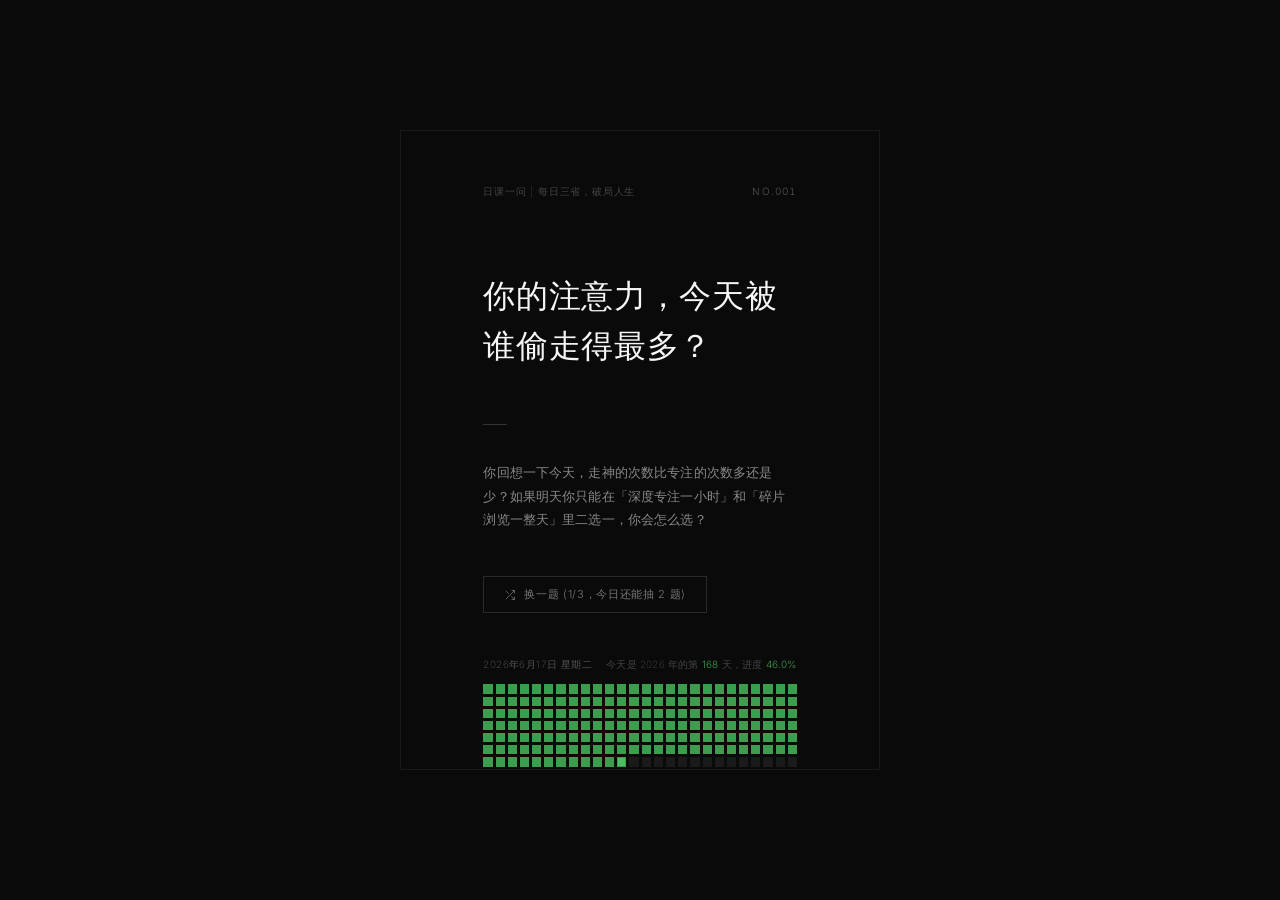
<file: design-demos/wheel-gallery-dark.html>
<!DOCTYPE html>
<html lang="zh-CN">
<head>
<meta charset="UTF-8">
<meta name="viewport" content="width=device-width, initial-scale=1.0">
<title>日课一问 | 每日三省，破局人生</title>
<link rel="preconnect" href="https://fonts.googleapis.com">
<link rel="preconnect" href="https://fonts.gstatic.com" crossorigin>
<link href="https://fonts.googleapis.com/css2?family=Inter:wght@100;200;300;400;500&display=swap" rel="stylesheet">
<style>
  /* ===== 基础重置 ===== */
  *, *::before, *::after {
    margin: 0;
    padding: 0;
    box-sizing: border-box;
  }

  html, body {
    width: 100vw;
    height: 100vh;
    overflow: hidden;
    background-color: #0A0A0A;
    font-family: "Inter", "PingFang SC", "Hiragino Sans GB", "Microsoft YaHei", sans-serif;
    color: #FFFFFF;
    -webkit-font-smoothing: antialiased;
    -moz-osx-font-smoothing: grayscale;
  }

  /* ===== 暗房容器 ===== */
  .gallery-darkroom {
    width: 100vw;
    height: 100vh;
    display: flex;
    align-items: center;
    justify-content: center;
    padding: 4vh 4vw;
  }

  /* ===== 裱框卡片 ===== */
  .framed-card {
    width: 100%;
    max-width: 480px;
    aspect-ratio: 3 / 4;
    background-color: #0A0A0A;
    border: 1px solid #1a1a1a;
    display: flex;
    flex-direction: column;
    position: relative;
    padding: 6vh 7%;
    overflow: hidden;
  }

  /* ===== 头部 EXIF ===== */
  .card-header {
    display: flex;
    justify-content: space-between;
    align-items: baseline;
    margin-bottom: 6vh;
    flex-shrink: 0;
  }

  .brand {
    font-size: 10px;
    font-weight: 200;
    letter-spacing: 0.08em;
    color: #444444;
    text-transform: uppercase;
  }

  .card-id {
    font-size: 10px;
    font-weight: 300;
    letter-spacing: 0.12em;
    color: #555555;
    font-variant-numeric: tabular-nums;
  }

  /* ===== 核心问题区 ===== */
  .question-zone {
    flex: 1;
    display: flex;
    flex-direction: column;
    justify-content: center;
    padding: 2vh 0;
  }

  .question-text {
    font-size: clamp(22px, 3.2vw, 32px);
    font-weight: 300;
    line-height: 1.55;
    letter-spacing: 0.02em;
    color: #F5F5F5;
    word-break: normal;
    overflow-wrap: break-word;
    text-align: left;
  }

  /* ===== 分割线 ===== */
  .divider {
    width: 24px;
    height: 1px;
    background-color: #333333;
    margin: 4vh 0;
    flex-shrink: 0;
  }

  /* ===== 延伸反思 ===== */
  .reflection-text {
    font-size: 13px;
    font-weight: 300;
    line-height: 1.8;
    color: #888888;
    letter-spacing: 0.01em;
    max-width: 100%;
  }

  /* ===== 换题按钮 ===== */
  .action-row {
    margin-top: 5vh;
    flex-shrink: 0;
  }

  .shuffle-btn {
    display: inline-flex;
    align-items: center;
    gap: 8px;
    background: transparent;
    border: 1px solid #2a2a2a;
    color: #777777;
    font-family: inherit;
    font-size: 11px;
    font-weight: 300;
    letter-spacing: 0.06em;
    padding: 10px 20px;
    cursor: pointer;
    transition: all 0.3s ease;
    outline: none;
  }

  .shuffle-btn:hover {
    border-color: #444444;
    color: #AAAAAA;
  }

  .shuffle-btn:active {
    transform: scale(0.98);
  }

  .shuffle-icon {
    width: 12px;
    height: 12px;
    stroke: currentColor;
    stroke-width: 1.5;
    fill: none;
    stroke-linecap: round;
    stroke-linejoin: round;
  }

  /* ===== 年度进度区 ===== */
  .progress-zone {
    margin-top: auto;
    padding-top: 5vh;
    flex-shrink: 0;
  }

  .progress-meta {
    display: flex;
    justify-content: space-between;
    align-items: baseline;
    margin-bottom: 12px;
  }

  .progress-date {
    font-size: 10px;
    font-weight: 200;
    color: #555555;
    letter-spacing: 0.04em;
  }

  .progress-text {
    font-size: 10px;
    font-weight: 200;
    color: #444444;
    letter-spacing: 0.02em;
  }

  .progress-text .highlight {
    color: #3C9D4E;
    font-weight: 300;
  }

  /* ===== 365格方块矩阵 ===== */
  .day-grid {
    display: grid;
    grid-template-columns: repeat(26, 1fr);
    gap: 3px;
    width: 100%;
  }

  .day-cell {
    aspect-ratio: 1 / 1;
    background-color: #1a1a1a;
    transition: background-color 0.2s ease;
  }

  .day-cell.past {
    background-color: #3C9D4E;
  }

  .day-cell.today {
    background-color: #4DBF62;
    box-shadow: 0 0 0 1px #3C9D4E inset;
  }

  /* ===== 底部栏 ===== */
  .card-footer {
    display: flex;
    justify-content: space-between;
    align-items: center;
    margin-top: 4vh;
    padding-top: 3vh;
    border-top: 1px solid #141414;
    flex-shrink: 0;
  }

  .footer-left a {
    font-size: 10px;
    font-weight: 200;
    color: #555555;
    text-decoration: none;
    letter-spacing: 0.04em;
    transition: color 0.2s ease;
  }

  .footer-left a:hover {
    color: #888888;
  }

  .footer-right {
    display: flex;
    align-items: center;
    gap: 10px;
  }

  .studio-name {
    font-size: 10px;
    font-weight: 200;
    color: #444444;
    letter-spacing: 0.04em;
  }

  .download-btn {
    width: 28px;
    height: 28px;
    display: flex;
    align-items: center;
    justify-content: center;
    background: transparent;
    border: 1px solid #222222;
    color: #555555;
    cursor: pointer;
    transition: all 0.2s ease;
    outline: none;
  }

  .download-btn:hover {
    border-color: #444444;
    color: #888888;
  }

  .download-icon {
    width: 14px;
    height: 14px;
    stroke: currentColor;
    stroke-width: 1.5;
    fill: none;
    stroke-linecap: round;
    stroke-linejoin: round;
  }

  /* ===== 响应式微调 ===== */
  @media (max-width: 520px) {
    .framed-card {
      padding: 5vh 6%;
    }
    .question-text {
      font-size: clamp(18px, 5.5vw, 24px);
    }
    .reflection-text {
      font-size: 12px;
    }
    .day-grid {
      gap: 2px;
    }
  }

  @media (min-width: 1440px) {
    .framed-card {
      max-width: 520px;
    }
  }
</style>
</head>
<body>

<div class="gallery-darkroom">
  <div class="framed-card">

    <!-- 头部 EXIF -->
    <div class="card-header">
      <span class="brand">日课一问 | 每日三省，破局人生</span>
      <span class="card-id">NO.001</span>
    </div>

    <!-- 核心问题 -->
    <div class="question-zone">
      <h1 class="question-text">你的注意力，今天被谁偷走得最多？</h1>
    </div>

    <!-- 分割线 -->
    <div class="divider"></div>

    <!-- 延伸反思 -->
    <p class="reflection-text">
      你回想一下今天，走神的次数比专注的次数多还是少？如果明天你只能在「深度专注一小时」和「碎片浏览一整天」里二选一，你会怎么选？
    </p>

    <!-- 换题按钮 -->
    <div class="action-row">
      <button class="shuffle-btn">
        <svg class="shuffle-icon" viewBox="0 0 24 24">
          <polyline points="16 3 21 3 21 8"></polyline>
          <line x1="4" y1="20" x2="21" y2="3"></line>
          <polyline points="21 16 21 21 16 21"></polyline>
          <line x1="15" y1="15" x2="21" y2="21"></line>
          <line x1="4" y1="4" x2="9" y2="9"></line>
        </svg>
        换一题 (1/3，今日还能抽 2 题)
      </button>
    </div>

    <!-- 年度进度 -->
    <div class="progress-zone">
      <div class="progress-meta">
        <span class="progress-date">2026年6月17日 星期二</span>
        <span class="progress-text">今天是 2026 年的第 <span class="highlight">168</span> 天，进度 <span class="highlight">46.0%</span></span>
      </div>
      <div class="day-grid" id="dayGrid"></div>
    </div>

    <!-- 底部栏 -->
    <div class="card-footer">
      <div class="footer-left">
        <a href="#">获取完整 420 题 A6 卡片 PDF &rarr;</a>
      </div>
      <div class="footer-right">
        <span class="studio-name">出品：卡片创作实验室</span>
        <button class="download-btn" aria-label="下载">
          <svg class="download-icon" viewBox="0 0 24 24">
            <path d="M21 15v4a2 2 0 0 1-2 2H5a2 2 0 0 1-2-2v-4"></path>
            <polyline points="7 10 12 15 17 10"></polyline>
            <line x1="12" y1="15" x2="12" y2="3"></line>
          </svg>
        </button>
      </div>
    </div>

  </div>
</div>

<script>
  // 生成 365 格年度进度矩阵
  (function() {
    const grid = document.getElementById('dayGrid');
    const totalDays = 365;
    const passedDays = 168;
    const cols = 26;
    const rows = Math.ceil(totalDays / cols);

    for (let i = 0; i < totalDays; i++) {
      const cell = document.createElement('div');
      cell.className = 'day-cell';
      if (i < passedDays - 1) {
        cell.classList.add('past');
      } else if (i === passedDays - 1) {
        cell.classList.add('today');
      }
      grid.appendChild(cell);
    }
  })();
</script>

</body>
</html>
</file>
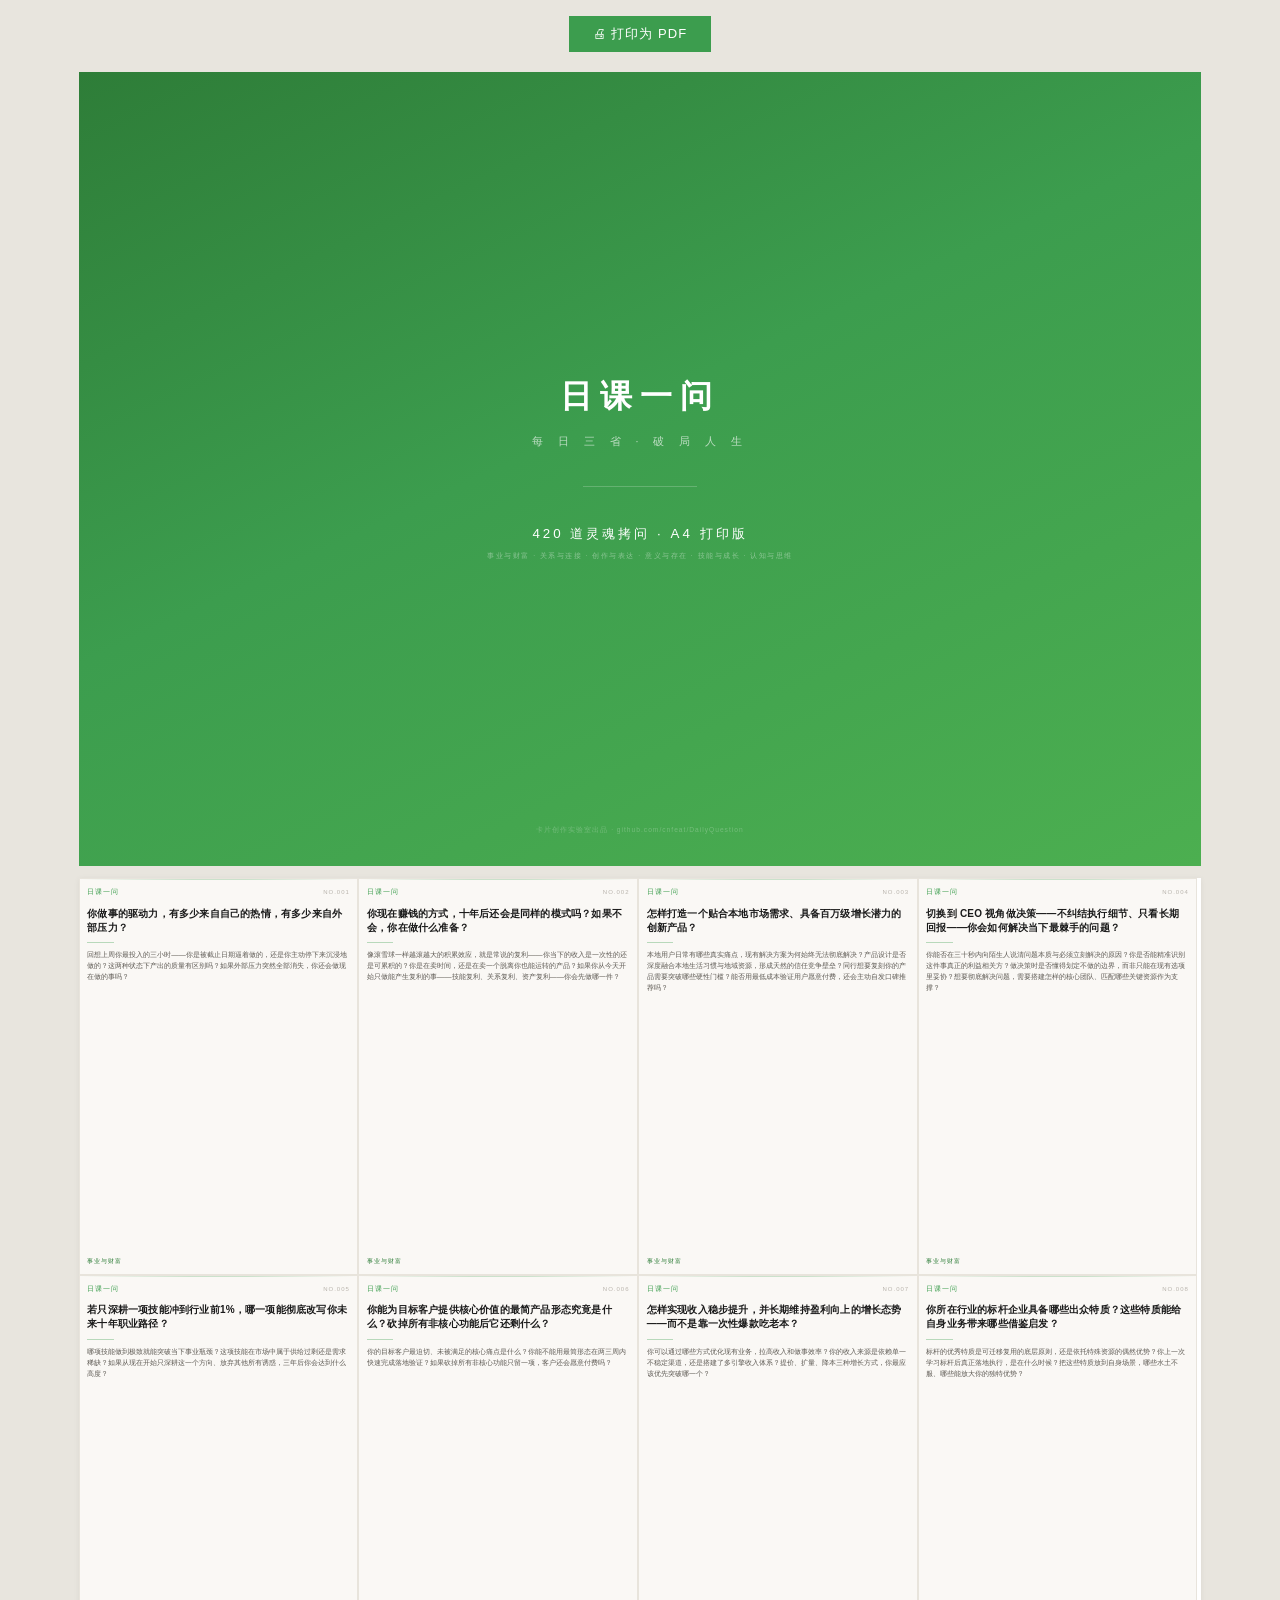
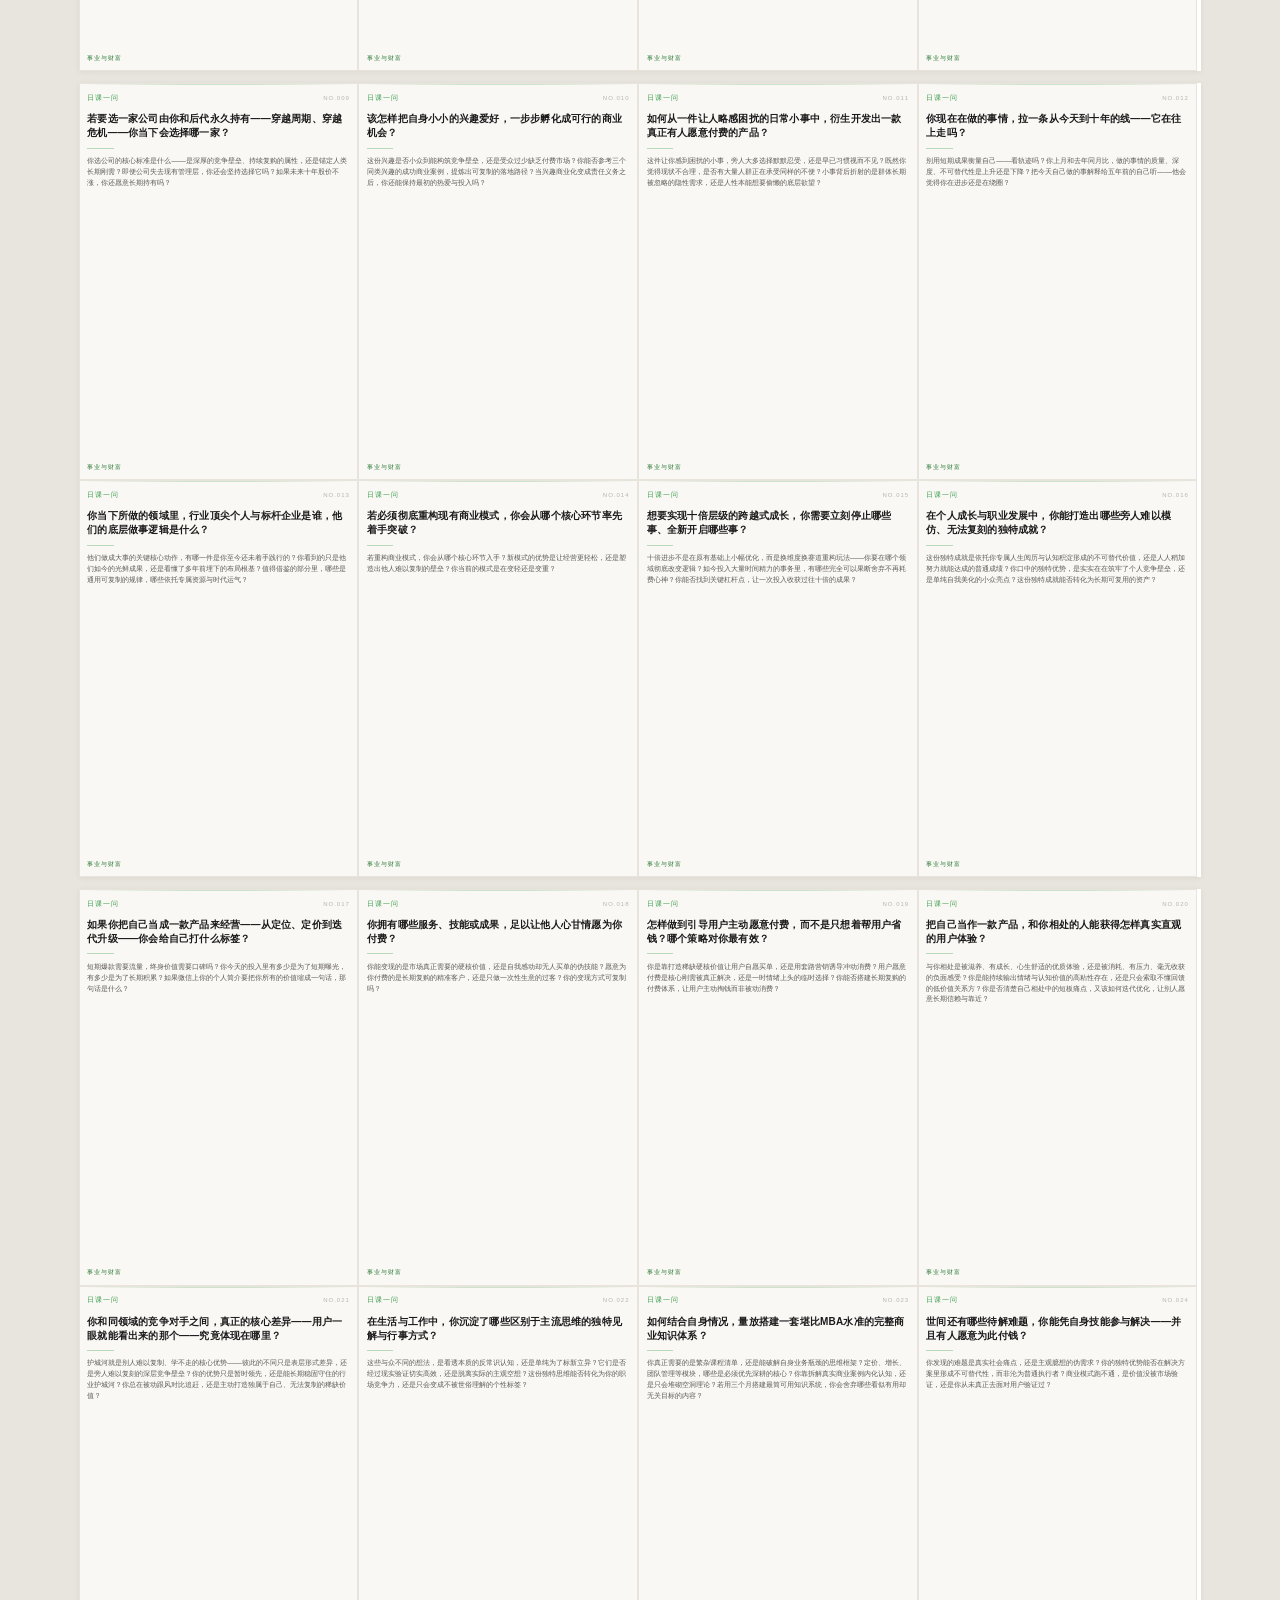
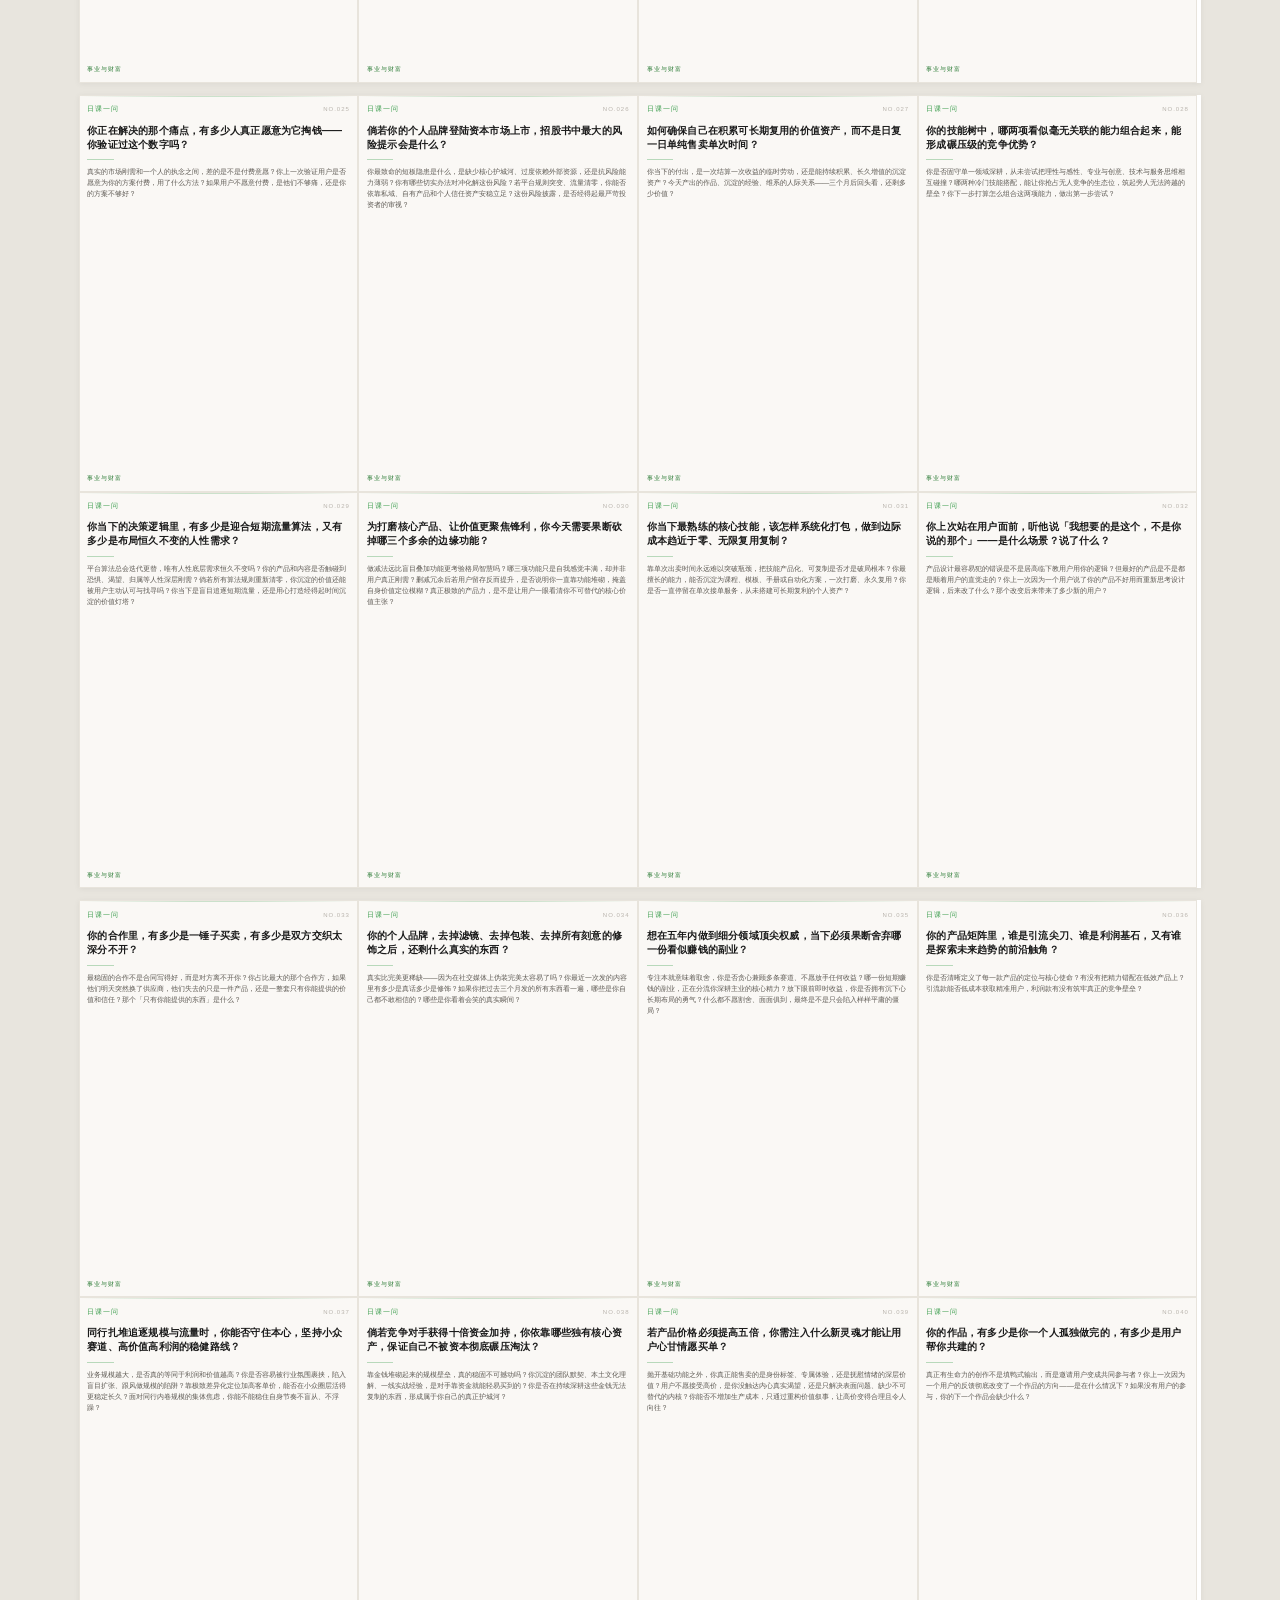
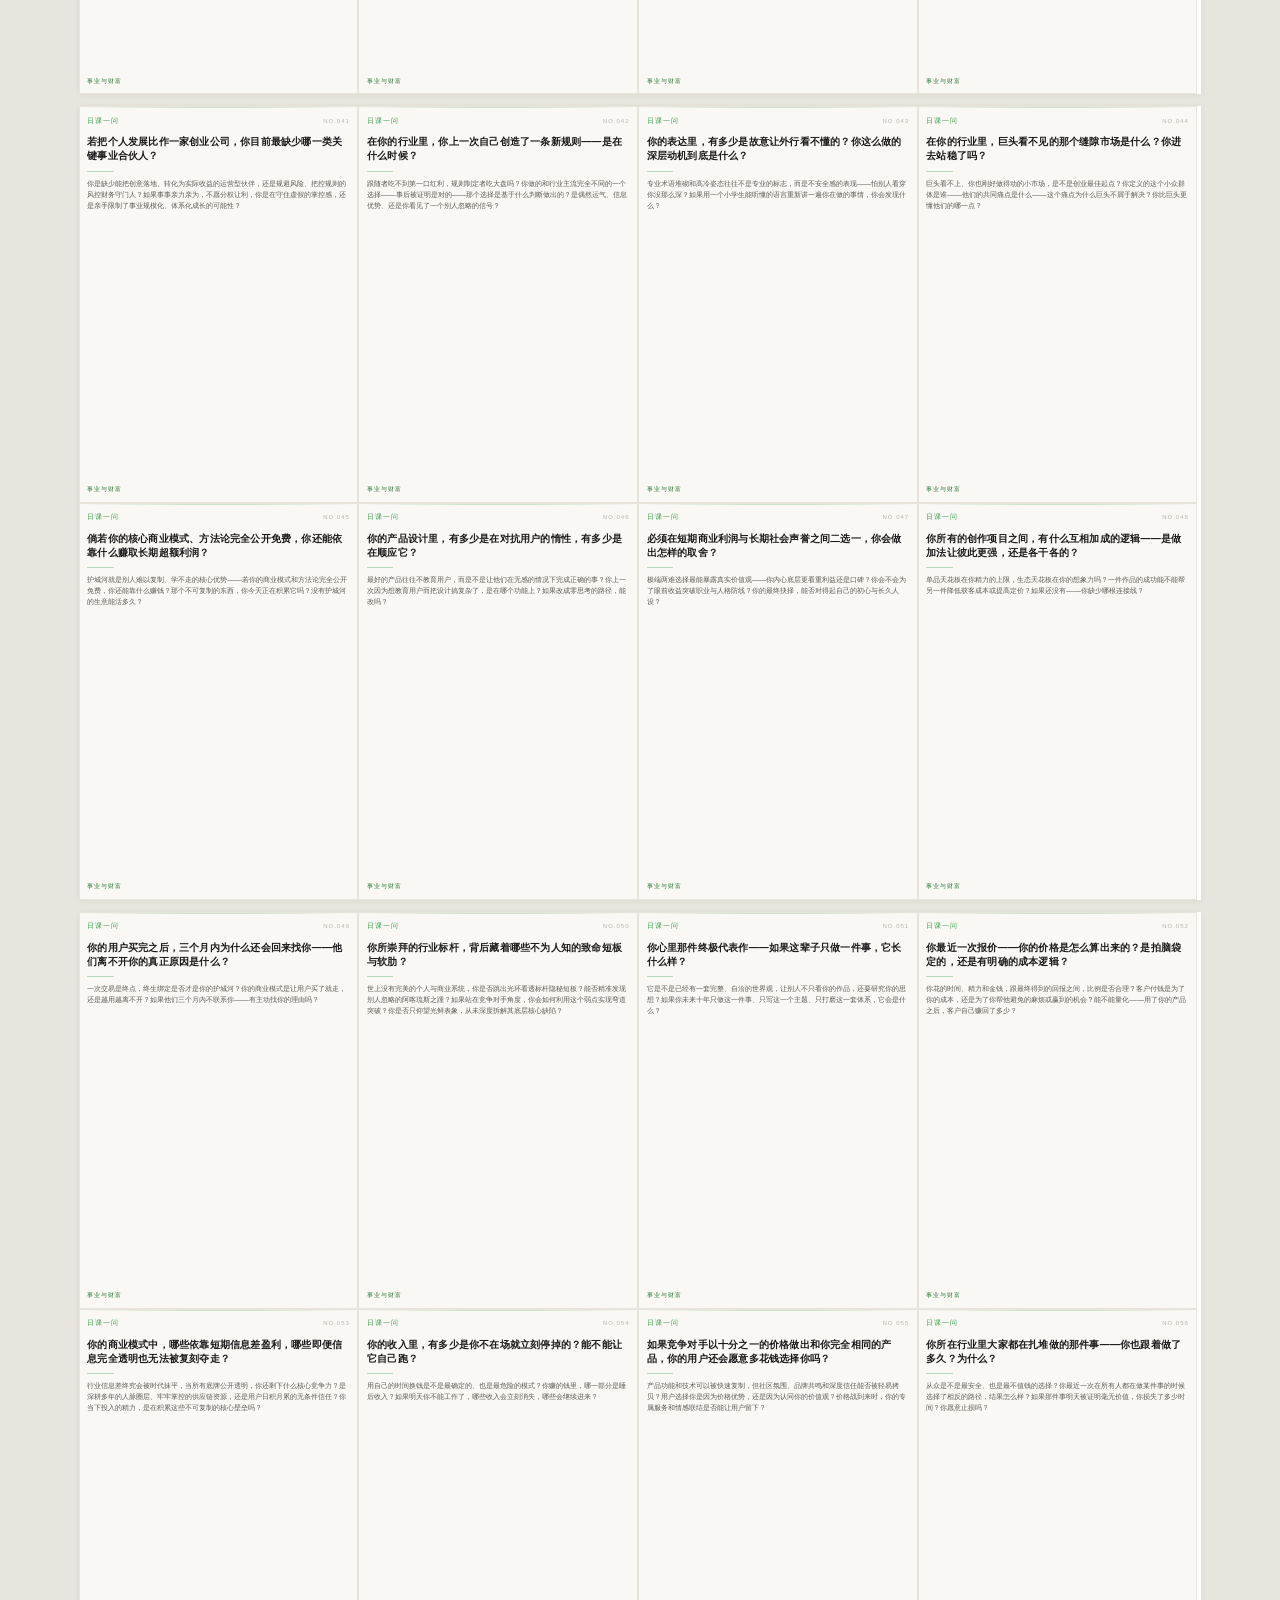
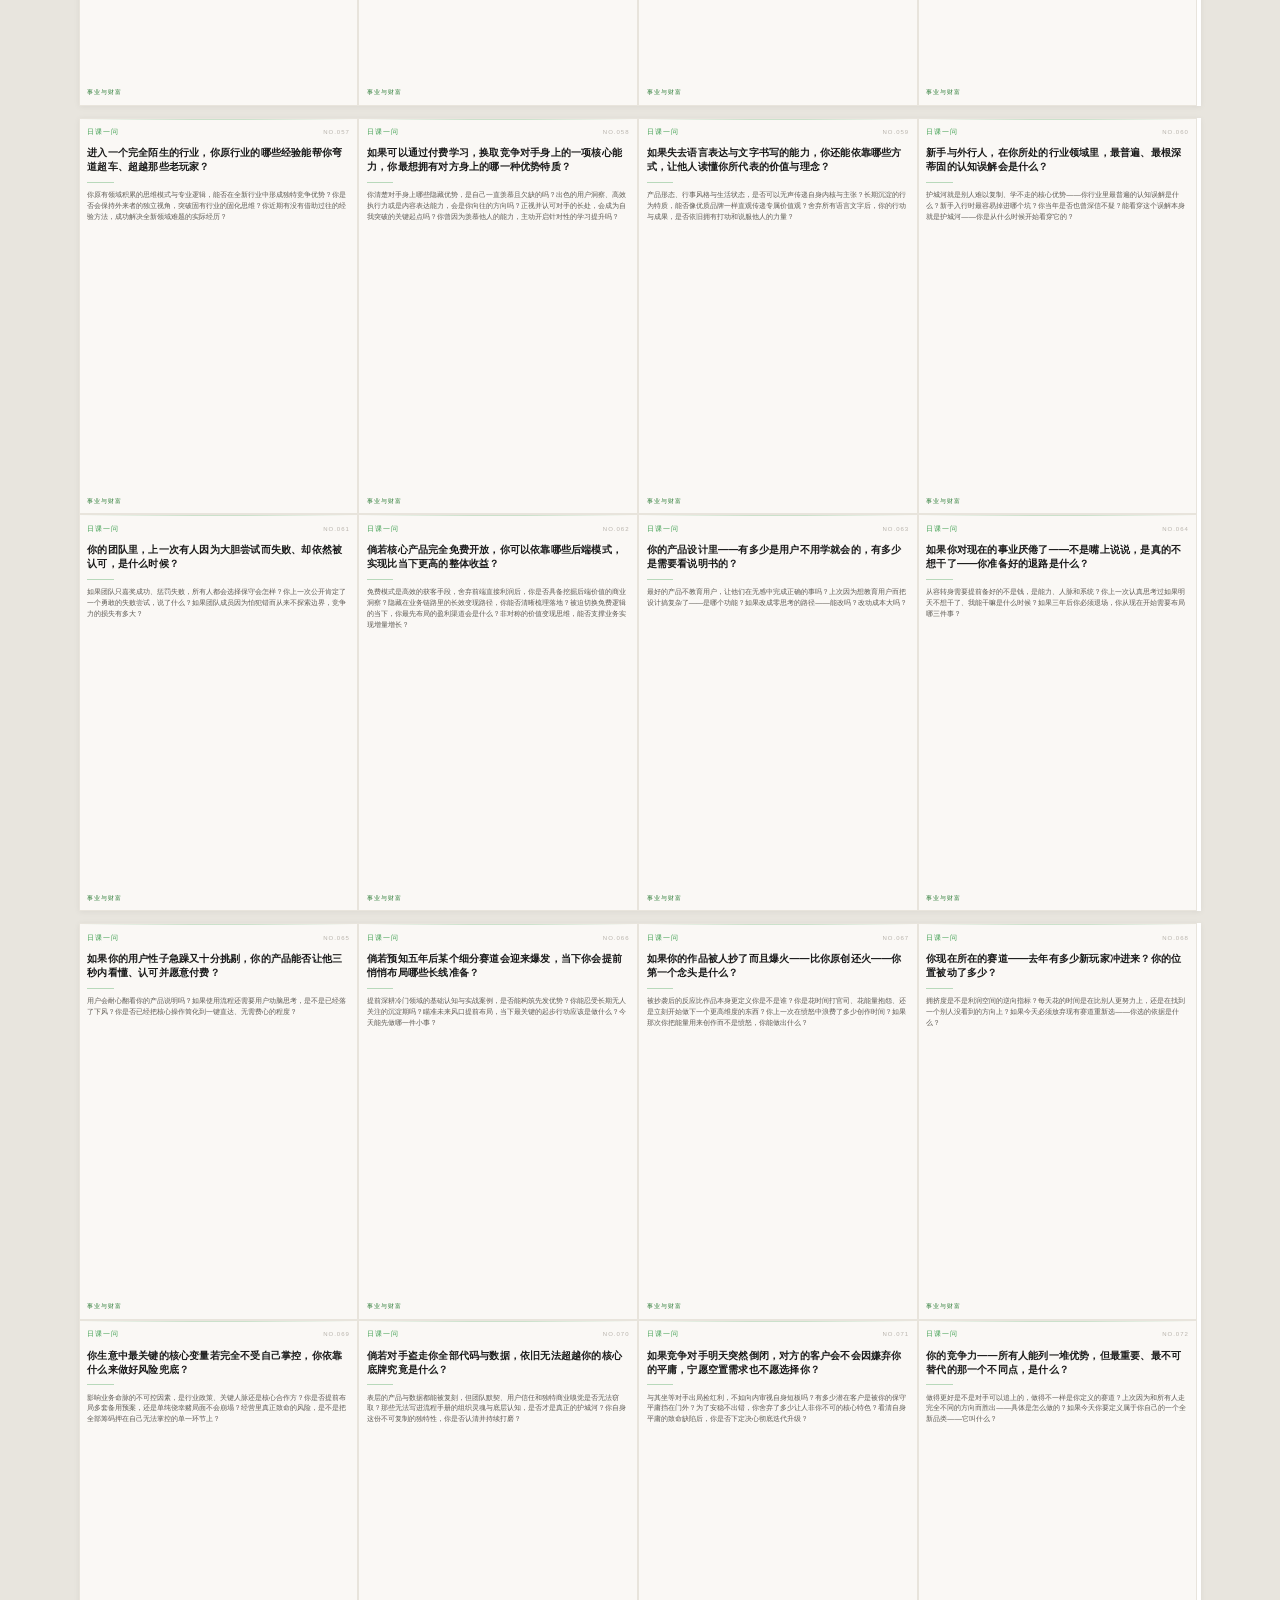
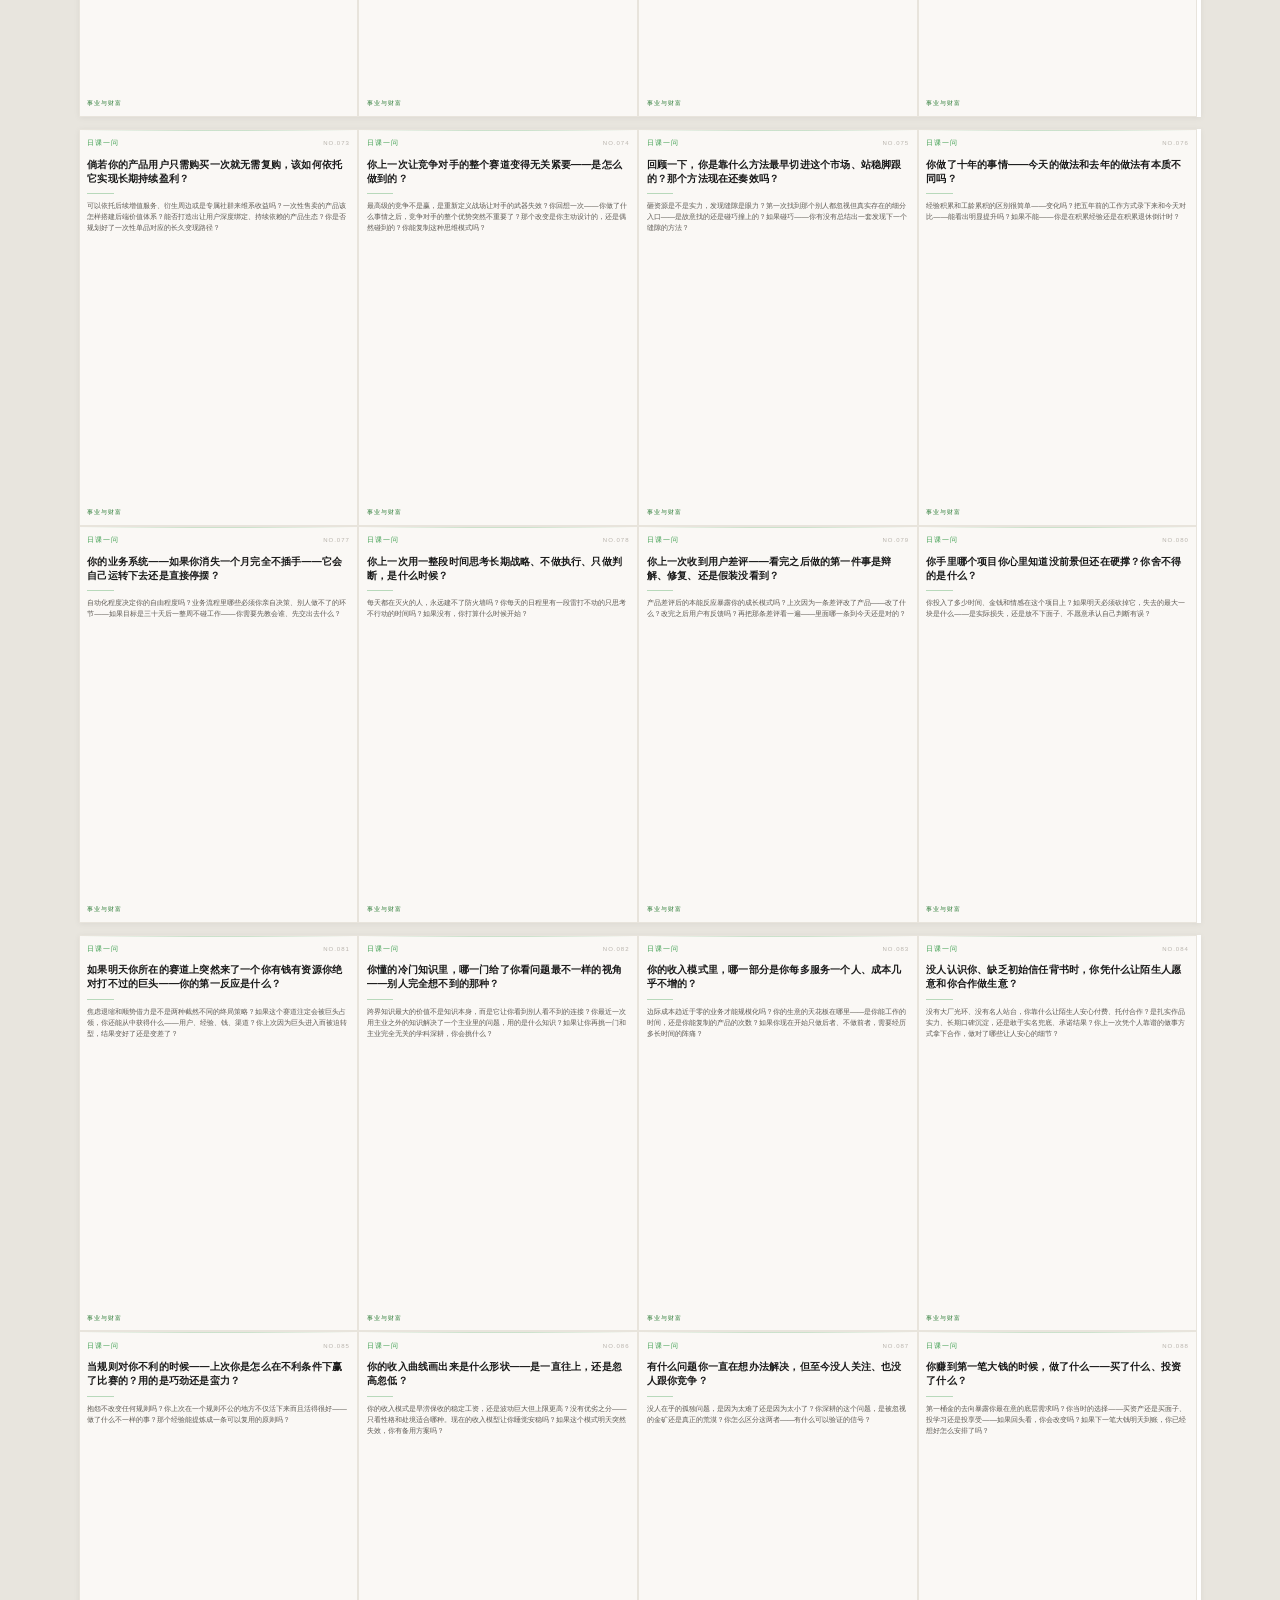
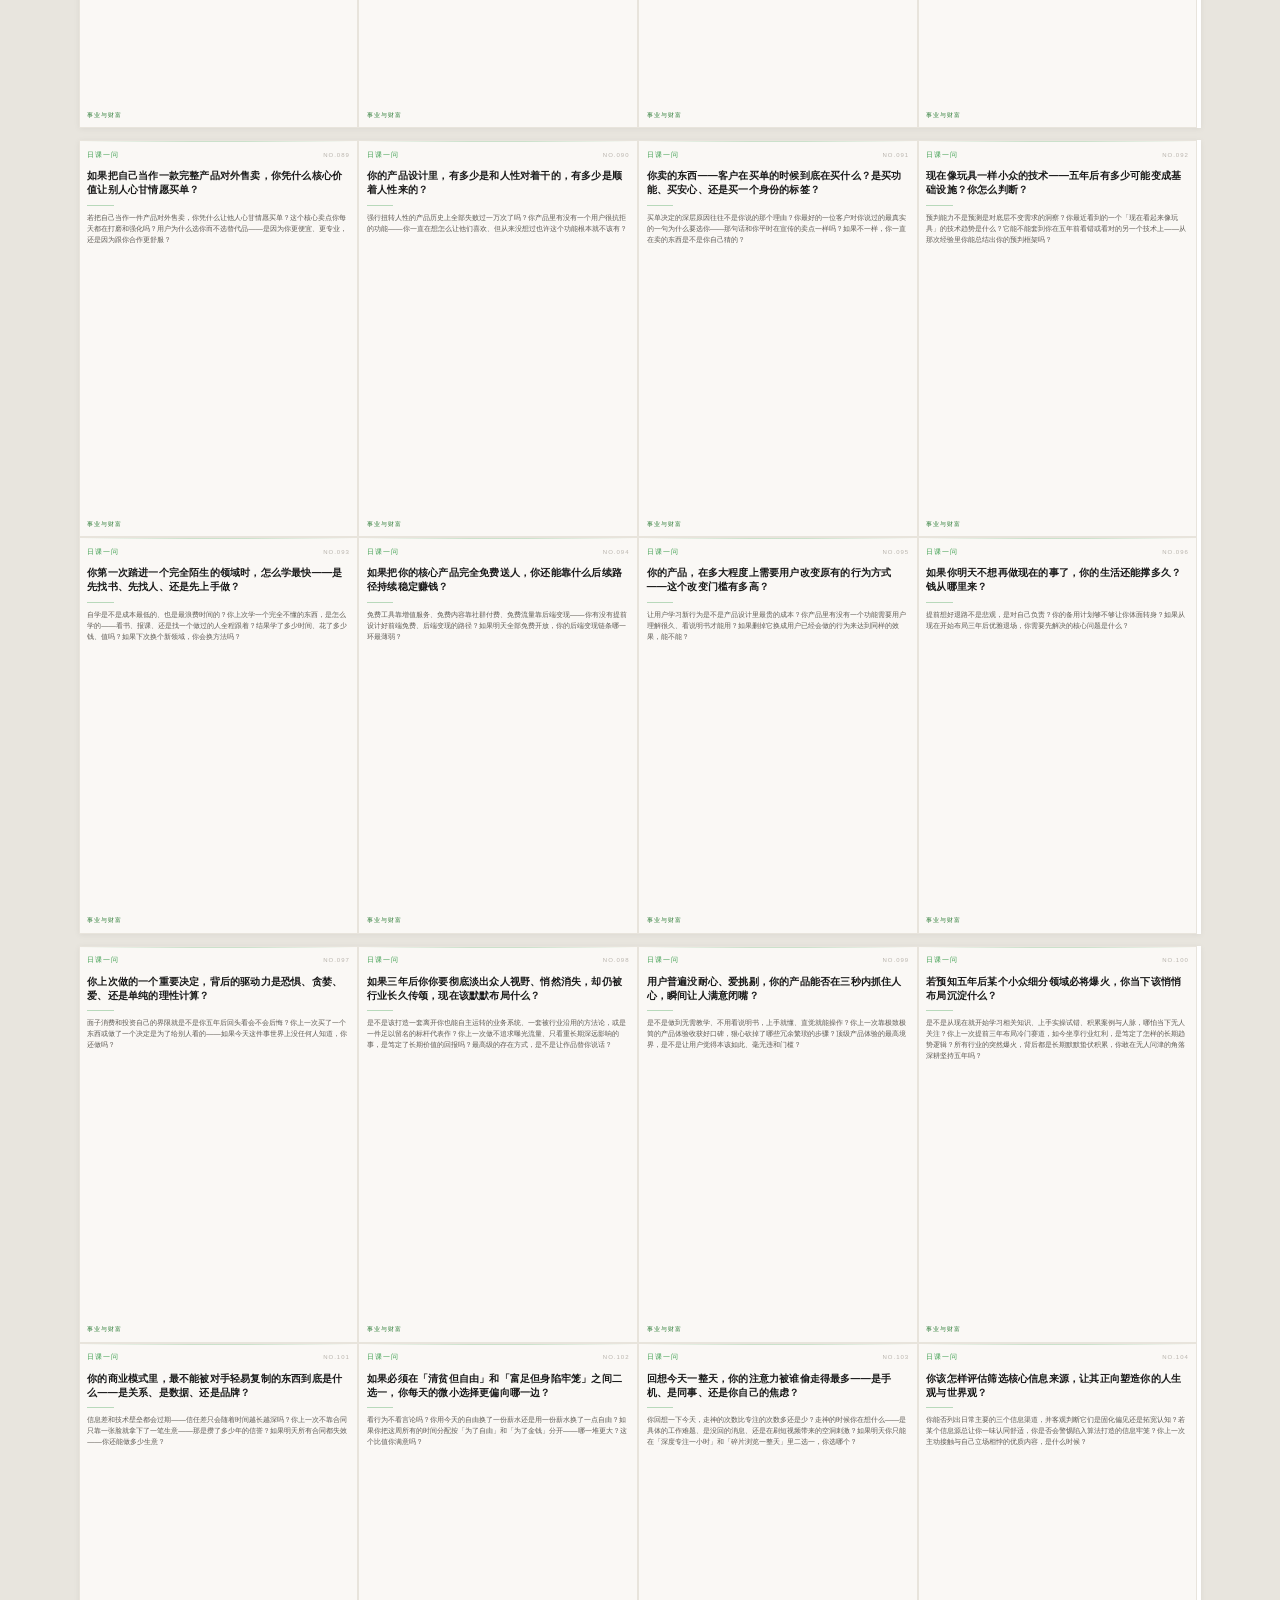
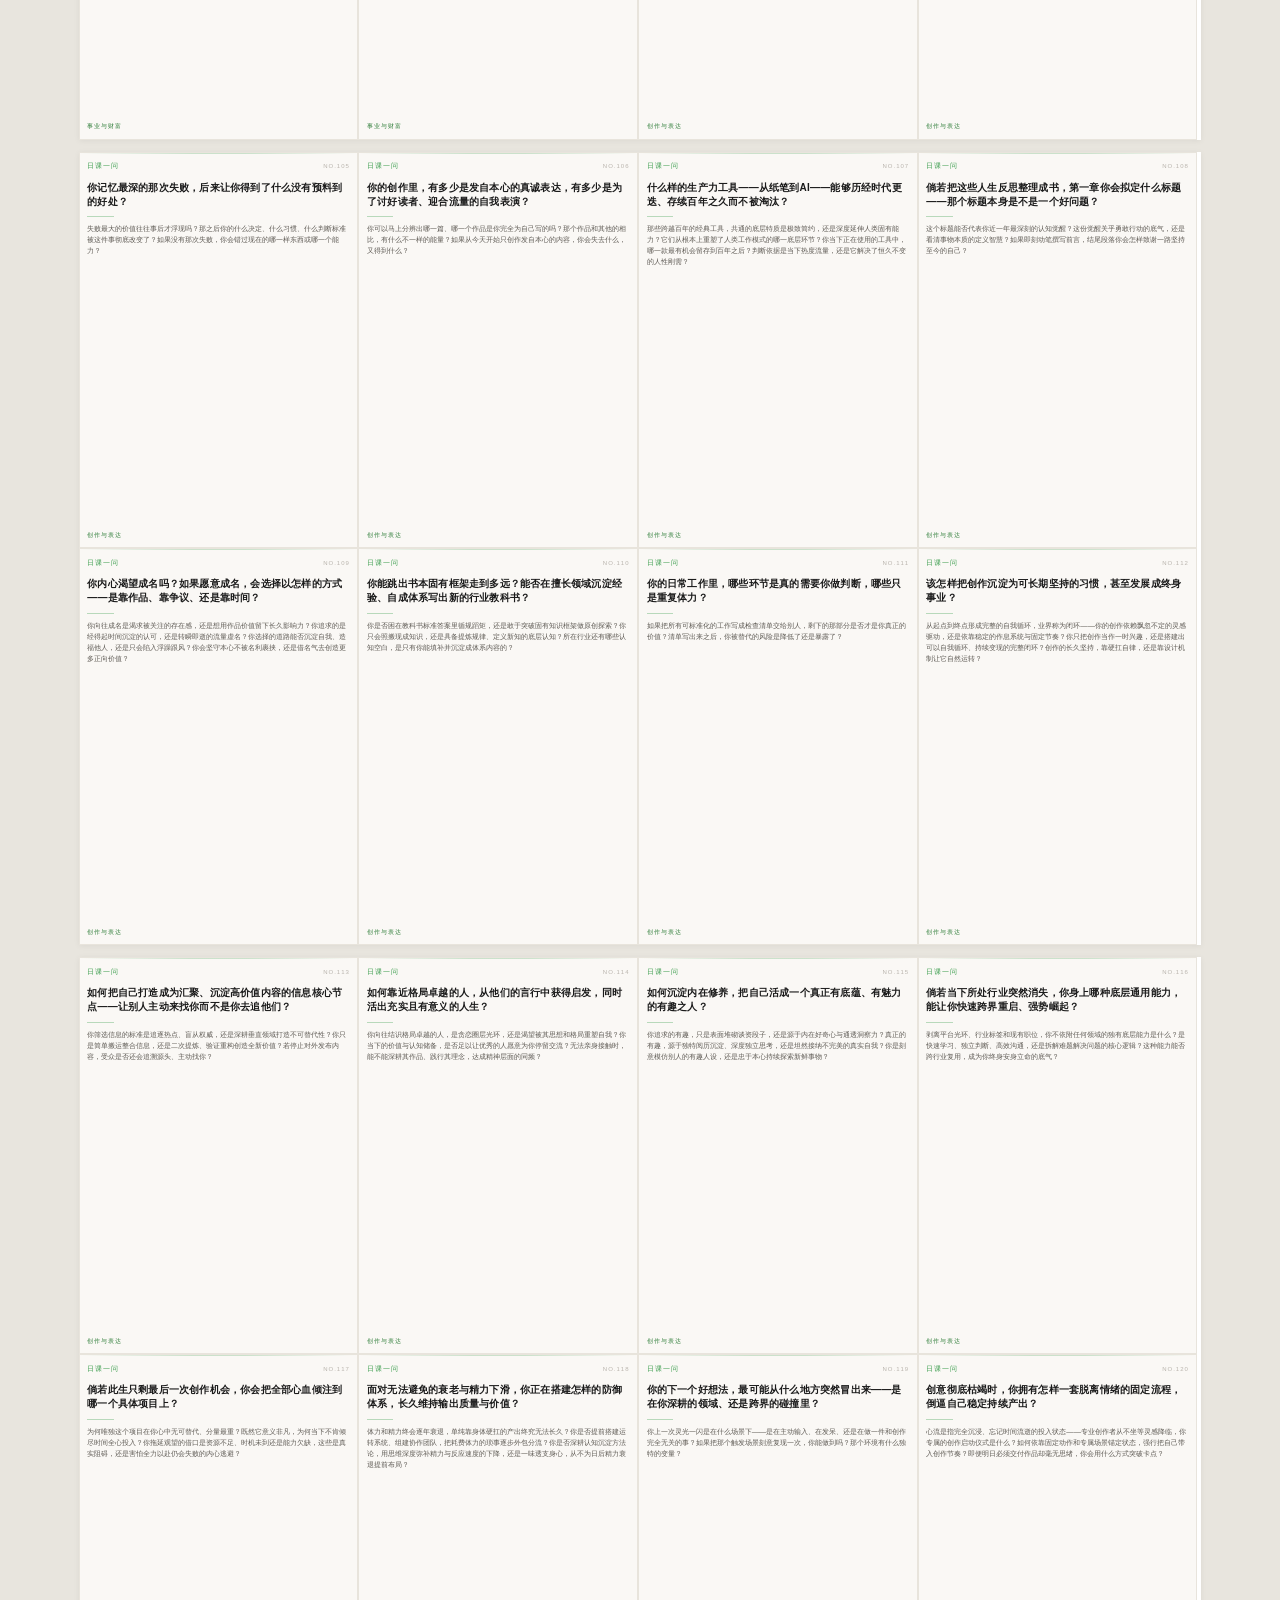
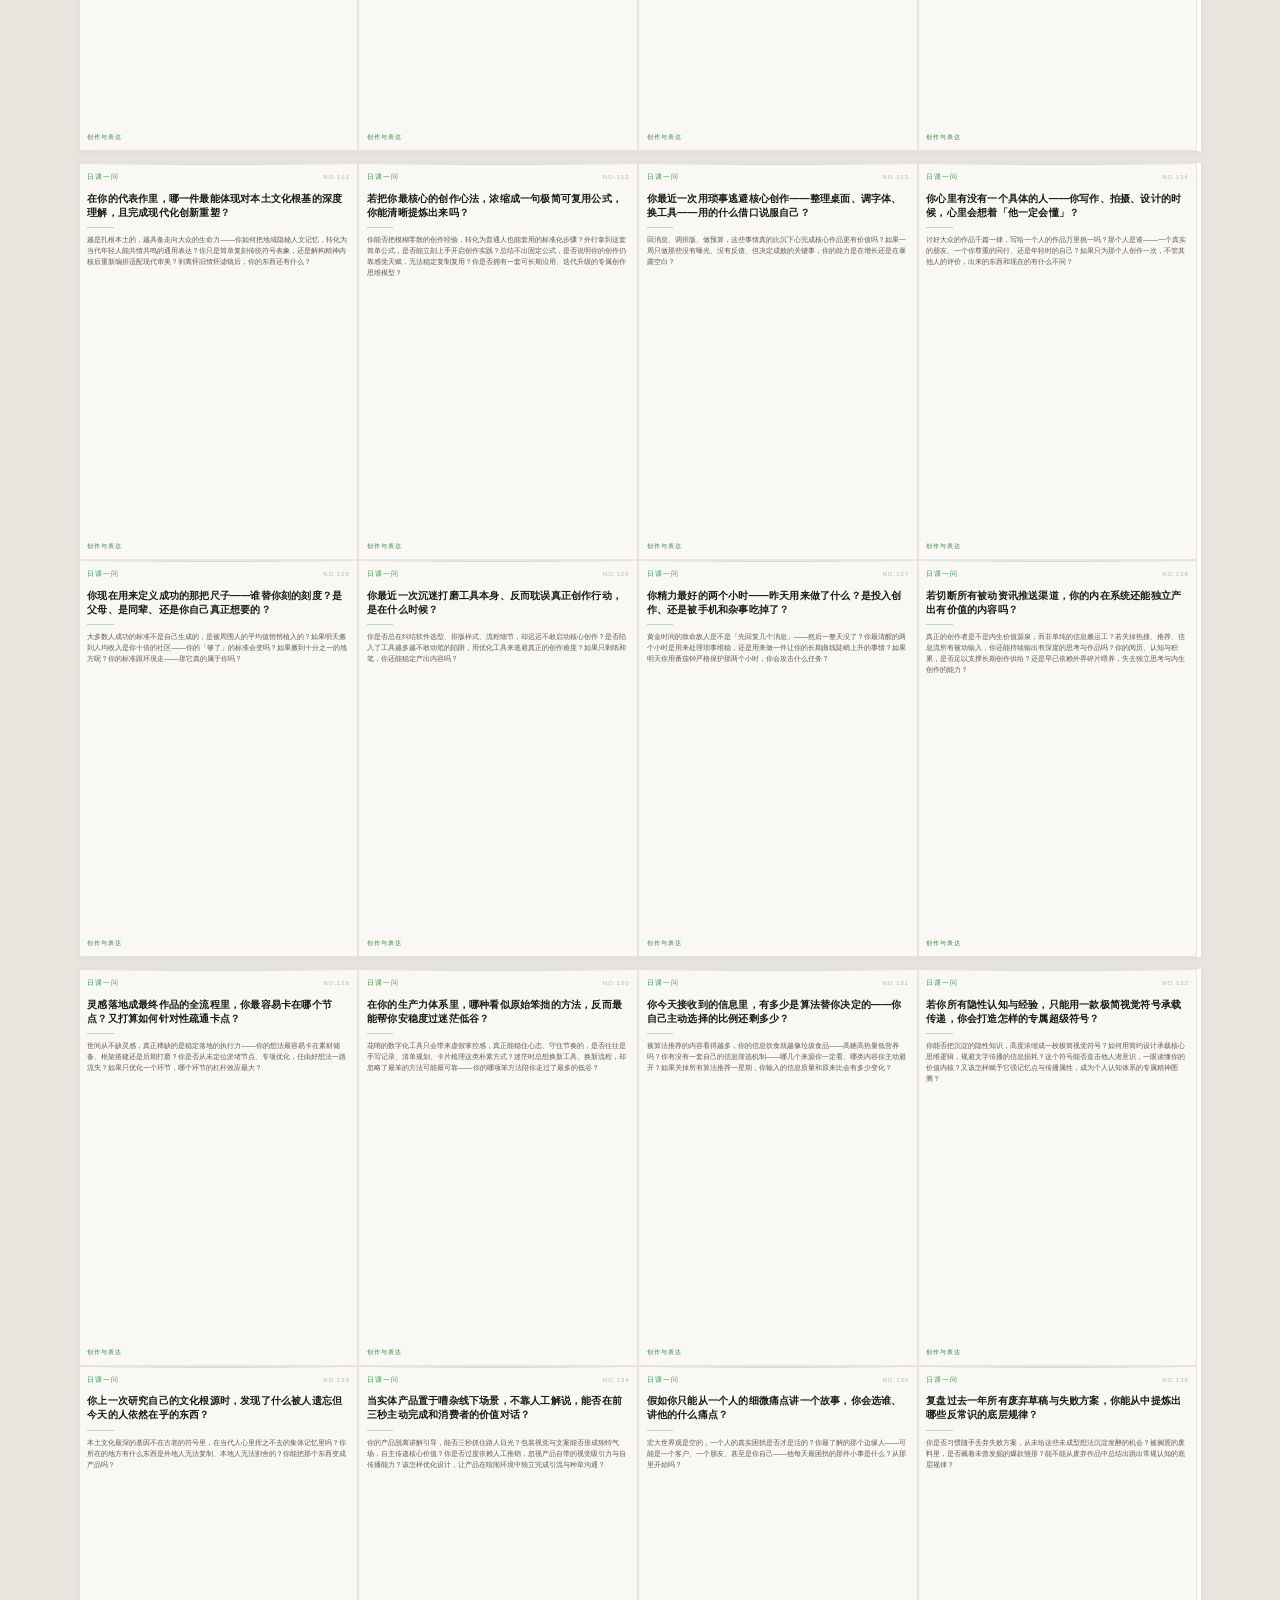
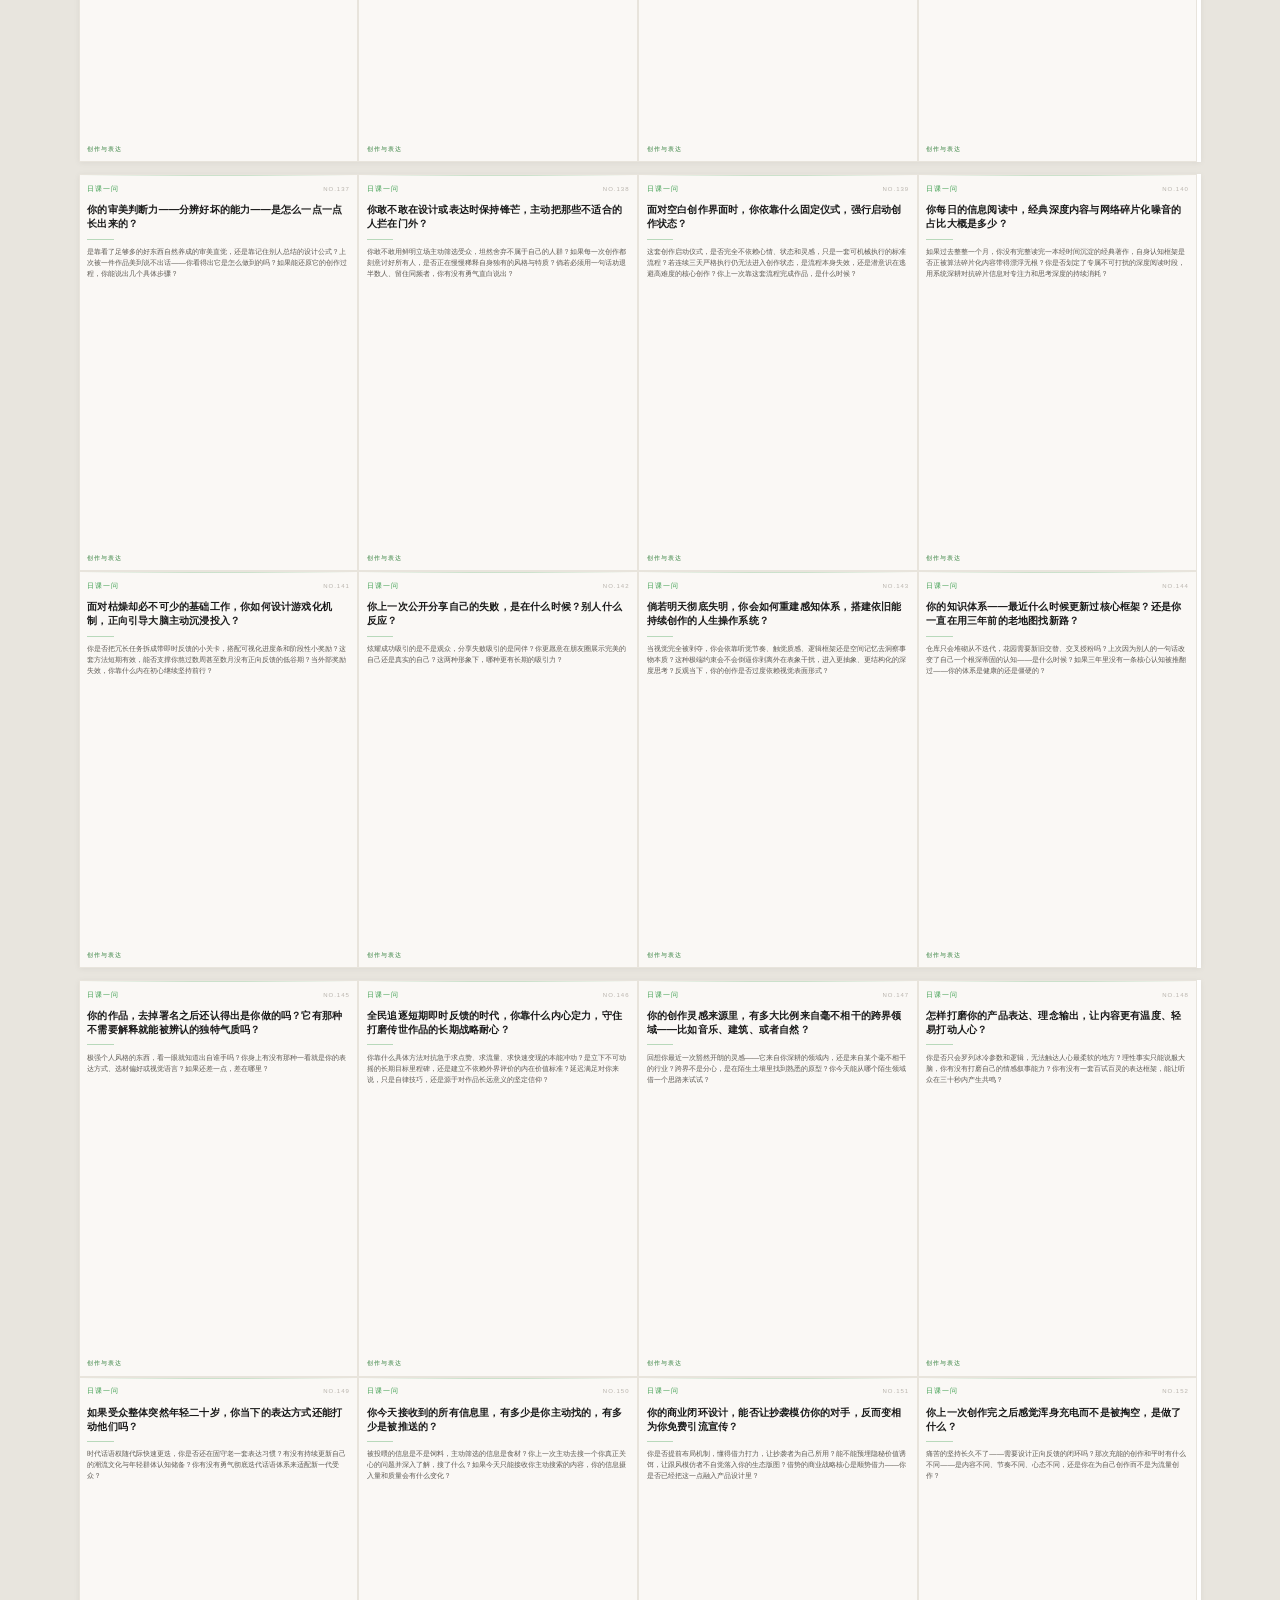
<file: downloads/日课一问_A4打印版.html>
<!DOCTYPE html>
<html lang="zh-CN">
<head>
<meta charset="UTF-8">
<title>日课一问 · A4 打印版</title>
<style>
  *,*::before,*::after{box-sizing:border-box;margin:0;padding:0}

  @page{size:297mm 210mm;margin:0}

  @media print{
    html,body{margin:0!important;padding:0!important;background:none!important;-webkit-print-color-adjust:exact;print-color-adjust:exact}
    .page{box-shadow:none!important;margin-bottom:0!important;break-after:page!important;page-break-after:always!important}
    .cover-page{break-after:page!important;page-break-after:always!important}
  }

  body{font-family:"PingFang SC","Microsoft YaHei",sans-serif;background:#e8e5de;display:flex;flex-direction:column;align-items:center;padding:16px 0}

  .print-tip{background:#3C9D4E;color:#fff;padding:9px 24px;font-size:13px;cursor:pointer;border:none;letter-spacing:1px;margin-bottom:20px}

  /* A4 横版 — 4×2=A7（74mm×105mm） */
  .page{width:297mm;height:210mm;background:#fff;margin-bottom:12px;box-shadow:0 1px 6px rgba(0,0,0,.06);display:grid;grid-template-columns:74mm 74mm 74mm 74mm;grid-template-rows:105mm 105mm;gap:0;padding:0;overflow:hidden}

  /* A7 卡片（74mm×105mm） */
  .card{background:#faf8f5;display:flex;flex-direction:column;overflow:hidden;position:relative;padding:2.5mm 2mm 2mm 2mm;border:0.5px solid #e8e4dc}

  /* 顶部品牌线 */
  .card::after{content:'';position:absolute;top:0;left:0;right:0;height:1px;background:linear-gradient(90deg,transparent,#3C9D4E 40%,#3C9D4E 60%,transparent);opacity:.25}

  /* 封面卡片 */
  .card.cover{background:#3C9D4E;color:#fff;justify-content:center;align-items:center;text-align:center}
  .card.cover::after{display:none}
  .cover-title{font-size:9pt;font-weight:700;letter-spacing:3px;margin-bottom:1.5mm}
  .cover-sub{font-size:5pt;font-weight:300;letter-spacing:2px;opacity:.65}
  .cover-count{font-size:6pt;letter-spacing:1.5px;opacity:.5;margin-top:2mm}

  /* 卡片内部 */
  .card-header{display:flex;justify-content:space-between;align-items:baseline;margin-bottom:2.5mm;flex-shrink:0}
  .card-brand{font-size:5pt;color:#3C9D4E;letter-spacing:1px;font-weight:500}
  .card-id{font-size:4.5pt;color:#b8b3ac;letter-spacing:1px}

  .question{font-size:7.5pt;line-height:1.4;color:#1a1a1a;font-weight:700;margin-bottom:2mm;flex-shrink:0;letter-spacing:.2px}

  .divider{width:7mm;height:.5px;background:#3C9D4E;opacity:.35;margin-bottom:2mm;flex-shrink:0}

  .extension{font-size:5.5pt;line-height:1.5;color:#5c5852;overflow:hidden;flex:1;font-weight:300;margin-bottom:1mm}

  .domain{font-size:4.5pt;color:#2E7D38;letter-spacing:1px;flex-shrink:0;margin-top:auto;padding-top:1mm}

  /* 封面页（横版） */
  .cover-page{background:linear-gradient(155deg,#2E7D38,#3C9D4E 45%,#4CAF50);color:#fff;display:flex;flex-direction:column;align-items:center;justify-content:center;position:relative;width:297mm;height:210mm;margin-bottom:12px;overflow:hidden}
  .cp-title{font-size:24pt;font-weight:700;letter-spacing:8px;margin-bottom:4mm}
  .cp-sub{font-size:8pt;font-weight:300;letter-spacing:6px;opacity:.65;margin-bottom:10mm}
  .cp-line{width:30mm;height:.5px;background:rgba(255,255,255,.2);margin-bottom:10mm}
  .cp-count{font-size:10pt;letter-spacing:3px;margin-bottom:2mm}
  .cp-domains{font-size:5pt;opacity:.4;letter-spacing:1.5px;max-width:200mm;text-align:center;line-height:1.8}
  .cp-footer{position:absolute;bottom:8mm;font-size:5pt;opacity:.25;letter-spacing:1px}
</style>
</head>
<body>
<button class="print-tip" onclick="window.print()">🖨 打印为 PDF</button>
<div class="cover-page" style="position:relative"><div class="cp-title">日课一问</div><div class="cp-sub">每 日 三 省 · 破 局 人 生</div><div class="cp-line"></div><div class="cp-count">420 道灵魂拷问 · A4 打印版</div><div class="cp-domains">事业与财富 · 关系与连接 · 创作与表达 · 意义与存在 · 技能与成长 · 认知与思维</div><div class="cp-footer">卡片创作实验室出品 · github.com/cnfeat/DailyQuestion</div></div><div class="page">
<div class="card">
  <div class="card-header"><span class="card-brand">日课一问</span><span class="card-id">NO.001</span></div>
  <div class="question">你做事的驱动力，有多少来自自己的热情，有多少来自外部压力？</div>
  <div class="divider"></div>
  <div class="extension">回想上周你最投入的三小时——你是被截止日期逼着做的，还是你主动停下来沉浸地做的？这两种状态下产出的质量有区别吗？如果外部压力突然全部消失，你还会做现在做的事吗？</div>
  <div class="domain">事业与财富</div>
</div>
<div class="card">
  <div class="card-header"><span class="card-brand">日课一问</span><span class="card-id">NO.002</span></div>
  <div class="question">你现在赚钱的方式，十年后还会是同样的模式吗？如果不会，你在做什么准备？</div>
  <div class="divider"></div>
  <div class="extension">像滚雪球一样越滚越大的积累效应，就是常说的复利——你当下的收入是一次性的还是可累积的？你是在卖时间，还是在卖一个脱离你也能运转的产品？如果你从今天开始只做能产生复利的事——技能复利、关系复利、资产复利——你会先做哪一件？</div>
  <div class="domain">事业与财富</div>
</div>
<div class="card">
  <div class="card-header"><span class="card-brand">日课一问</span><span class="card-id">NO.003</span></div>
  <div class="question">怎样打造一个贴合本地市场需求、具备百万级增长潜力的创新产品？</div>
  <div class="divider"></div>
  <div class="extension">本地用户日常有哪些真实痛点，现有解决方案为何始终无法彻底解决？产品设计是否深度融合本地生活习惯与地域资源，形成天然的信任竞争壁垒？同行想要复刻你的产品需要突破哪些硬性门槛？能否用最低成本验证用户愿意付费，还会主动自发口碑推荐吗？</div>
  <div class="domain">事业与财富</div>
</div>
<div class="card">
  <div class="card-header"><span class="card-brand">日课一问</span><span class="card-id">NO.004</span></div>
  <div class="question">切换到 CEO 视角做决策——不纠结执行细节、只看长期回报——你会如何解决当下最棘手的问题？</div>
  <div class="divider"></div>
  <div class="extension">你能否在三十秒内向陌生人说清问题本质与必须立刻解决的原因？你是否能精准识别这件事真正的利益相关方？做决策时是否懂得划定不做的边界，而非只能在现有选项里妥协？想要彻底解决问题，需要搭建怎样的核心团队、匹配哪些关键资源作为支撑？</div>
  <div class="domain">事业与财富</div>
</div>
<div class="card">
  <div class="card-header"><span class="card-brand">日课一问</span><span class="card-id">NO.005</span></div>
  <div class="question">若只深耕一项技能冲到行业前1%，哪一项能彻底改写你未来十年职业路径？</div>
  <div class="divider"></div>
  <div class="extension">哪项技能做到极致就能突破当下事业瓶颈？这项技能在市场中属于供给过剩还是需求稀缺？如果从现在开始只深耕这一个方向、放弃其他所有诱惑，三年后你会达到什么高度？</div>
  <div class="domain">事业与财富</div>
</div>
<div class="card">
  <div class="card-header"><span class="card-brand">日课一问</span><span class="card-id">NO.006</span></div>
  <div class="question">你能为目标客户提供核心价值的最简产品形态究竟是什么？砍掉所有非核心功能后它还剩什么？</div>
  <div class="divider"></div>
  <div class="extension">你的目标客户最迫切、未被满足的核心痛点是什么？你能不能用最简形态在两三周内快速完成落地验证？如果砍掉所有非核心功能只留一项，客户还会愿意付费吗？</div>
  <div class="domain">事业与财富</div>
</div>
<div class="card">
  <div class="card-header"><span class="card-brand">日课一问</span><span class="card-id">NO.007</span></div>
  <div class="question">怎样实现收入稳步提升，并长期维持盈利向上的增长态势——而不是靠一次性爆款吃老本？</div>
  <div class="divider"></div>
  <div class="extension">你可以通过哪些方式优化现有业务，拉高收入和做事效率？你的收入来源是依赖单一不稳定渠道，还是搭建了多引擎收入体系？提价、扩量、降本三种增长方式，你最应该优先突破哪一个？</div>
  <div class="domain">事业与财富</div>
</div>
<div class="card">
  <div class="card-header"><span class="card-brand">日课一问</span><span class="card-id">NO.008</span></div>
  <div class="question">你所在行业的标杆企业具备哪些出众特质？这些特质能给自身业务带来哪些借鉴启发？</div>
  <div class="divider"></div>
  <div class="extension">标杆的优秀特质是可迁移复用的底层原则，还是依托特殊资源的偶然优势？你上一次学习标杆后真正落地执行，是在什么时候？把这些特质放到自身场景，哪些水土不服、哪些能放大你的独特优势？</div>
  <div class="domain">事业与财富</div>
</div></div><div class="page">
<div class="card">
  <div class="card-header"><span class="card-brand">日课一问</span><span class="card-id">NO.009</span></div>
  <div class="question">若要选一家公司由你和后代永久持有——穿越周期、穿越危机——你当下会选择哪一家？</div>
  <div class="divider"></div>
  <div class="extension">你选公司的核心标准是什么——是深厚的竞争壁垒、持续复购的属性，还是锚定人类长期刚需？即便公司失去现有管理层，你还会坚持选择它吗？如果未来十年股价不涨，你还愿意长期持有吗？</div>
  <div class="domain">事业与财富</div>
</div>
<div class="card">
  <div class="card-header"><span class="card-brand">日课一问</span><span class="card-id">NO.010</span></div>
  <div class="question">该怎样把自身小小的兴趣爱好，一步步孵化成可行的商业机会？</div>
  <div class="divider"></div>
  <div class="extension">这份兴趣是否小众到能构筑竞争壁垒，还是受众过少缺乏付费市场？你能否参考三个同类兴趣的成功商业案例，提炼出可复制的落地路径？当兴趣商业化变成责任义务之后，你还能保持最初的热爱与投入吗？</div>
  <div class="domain">事业与财富</div>
</div>
<div class="card">
  <div class="card-header"><span class="card-brand">日课一问</span><span class="card-id">NO.011</span></div>
  <div class="question">如何从一件让人略感困扰的日常小事中，衍生开发出一款真正有人愿意付费的产品？</div>
  <div class="divider"></div>
  <div class="extension">这件让你感到困扰的小事，旁人大多选择默默忍受，还是早已习惯视而不见？既然你觉得现状不合理，是否有大量人群正在承受同样的不便？小事背后折射的是群体长期被忽略的隐性需求，还是人性本能想要偷懒的底层欲望？</div>
  <div class="domain">事业与财富</div>
</div>
<div class="card">
  <div class="card-header"><span class="card-brand">日课一问</span><span class="card-id">NO.012</span></div>
  <div class="question">你现在在做的事情，拉一条从今天到十年的线——它在往上走吗？</div>
  <div class="divider"></div>
  <div class="extension">别用短期成果衡量自己——看轨迹吗？你上月和去年同月比，做的事情的质量、深度、不可替代性是上升还是下降？把今天自己做的事解释给五年前的自己听——他会觉得你在进步还是在绕圈？</div>
  <div class="domain">事业与财富</div>
</div>
<div class="card">
  <div class="card-header"><span class="card-brand">日课一问</span><span class="card-id">NO.013</span></div>
  <div class="question">你当下所做的领域里，行业顶尖个人与标杆企业是谁，他们的底层做事逻辑是什么？</div>
  <div class="divider"></div>
  <div class="extension">他们做成大事的关键核心动作，有哪一件是你至今还未着手践行的？你看到的只是他们如今的光鲜成果，还是看懂了多年前埋下的布局根基？值得借鉴的部分里，哪些是通用可复制的规律，哪些依托专属资源与时代运气？</div>
  <div class="domain">事业与财富</div>
</div>
<div class="card">
  <div class="card-header"><span class="card-brand">日课一问</span><span class="card-id">NO.014</span></div>
  <div class="question">若必须彻底重构现有商业模式，你会从哪个核心环节率先着手突破？</div>
  <div class="divider"></div>
  <div class="extension">若重构商业模式，你会从哪个核心环节入手？新模式的优势是让经营更轻松，还是塑造出他人难以复制的壁垒？你当前的模式是在变轻还是变重？</div>
  <div class="domain">事业与财富</div>
</div>
<div class="card">
  <div class="card-header"><span class="card-brand">日课一问</span><span class="card-id">NO.015</span></div>
  <div class="question">想要实现十倍层级的跨越式成长，你需要立刻停止哪些事、全新开启哪些事？</div>
  <div class="divider"></div>
  <div class="extension">十倍进步不是在原有基础上小幅优化，而是换维度换赛道重构玩法——你要在哪个领域彻底改变逻辑？如今投入大量时间精力的事务里，有哪些完全可以果断舍弃不再耗费心神？你能否找到关键杠杆点，让一次投入收获过往十倍的成果？</div>
  <div class="domain">事业与财富</div>
</div>
<div class="card">
  <div class="card-header"><span class="card-brand">日课一问</span><span class="card-id">NO.016</span></div>
  <div class="question">在个人成长与职业发展中，你能打造出哪些旁人难以模仿、无法复刻的独特成就？</div>
  <div class="divider"></div>
  <div class="extension">这份独特成就是依托你专属人生阅历与认知积淀形成的不可替代价值，还是人人稍加努力就能达成的普通成绩？你口中的独特优势，是实实在在筑牢了个人竞争壁垒，还是单纯自我美化的小众亮点？这份独特成就能否转化为长期可复用的资产？</div>
  <div class="domain">事业与财富</div>
</div></div><div class="page">
<div class="card">
  <div class="card-header"><span class="card-brand">日课一问</span><span class="card-id">NO.017</span></div>
  <div class="question">如果你把自己当成一款产品来经营——从定位、定价到迭代升级——你会给自己打什么标签？</div>
  <div class="divider"></div>
  <div class="extension">短期爆款需要流量，终身价值需要口碑吗？你今天的投入里有多少是为了短期曝光，有多少是为了长期积累？如果微信上你的个人简介要把你所有的价值缩成一句话，那句话是什么？</div>
  <div class="domain">事业与财富</div>
</div>
<div class="card">
  <div class="card-header"><span class="card-brand">日课一问</span><span class="card-id">NO.018</span></div>
  <div class="question">你拥有哪些服务、技能或成果，足以让他人心甘情愿为你付费？</div>
  <div class="divider"></div>
  <div class="extension">你能变现的是市场真正需要的硬核价值，还是自我感动却无人买单的伪技能？愿意为你付费的是长期复购的精准客户，还是只做一次性生意的过客？你的变现方式可复制吗？</div>
  <div class="domain">事业与财富</div>
</div>
<div class="card">
  <div class="card-header"><span class="card-brand">日课一问</span><span class="card-id">NO.019</span></div>
  <div class="question">怎样做到引导用户主动愿意付费，而不是只想着帮用户省钱？哪个策略对你最有效？</div>
  <div class="divider"></div>
  <div class="extension">你是靠打造稀缺硬核价值让用户自愿买单，还是用套路营销诱导冲动消费？用户愿意付费是核心刚需被真正解决，还是一时情绪上头的临时选择？你能否搭建长期复购的付费体系，让用户主动掏钱而非被动消费？</div>
  <div class="domain">事业与财富</div>
</div>
<div class="card">
  <div class="card-header"><span class="card-brand">日课一问</span><span class="card-id">NO.020</span></div>
  <div class="question">把自己当作一款产品，和你相处的人能获得怎样真实直观的用户体验？</div>
  <div class="divider"></div>
  <div class="extension">与你相处是被滋养、有成长、心生舒适的优质体验，还是被消耗、有压力、毫无收获的负面感受？你是能持续输出情绪与认知价值的高粘性存在，还是只会索取不懂回馈的低价值关系方？你是否清楚自己相处中的短板痛点，又该如何迭代优化，让别人愿意长期信赖与靠近？</div>
  <div class="domain">事业与财富</div>
</div>
<div class="card">
  <div class="card-header"><span class="card-brand">日课一问</span><span class="card-id">NO.021</span></div>
  <div class="question">你和同领域的竞争对手之间，真正的核心差异——用户一眼就能看出来的那个——究竟体现在哪里？</div>
  <div class="divider"></div>
  <div class="extension">护城河就是别人难以复制、学不走的核心优势——彼此的不同只是表层形式差异，还是旁人难以复刻的深层竞争壁垒？你的优势只是暂时领先，还是能长期稳固守住的行业护城河？你总在被动跟风对比追赶，还是主动打造独属于自己、无法复制的稀缺价值？</div>
  <div class="domain">事业与财富</div>
</div>
<div class="card">
  <div class="card-header"><span class="card-brand">日课一问</span><span class="card-id">NO.022</span></div>
  <div class="question">在生活与工作中，你沉淀了哪些区别于主流思维的独特见解与行事方式？</div>
  <div class="divider"></div>
  <div class="extension">这些与众不同的想法，是看透本质的反常识认知，还是单纯为了标新立异？它们是否经过现实验证切实高效，还是脱离实际的主观空想？这份独特思维能否转化为你的职场竞争力，还是只会变成不被世俗理解的个性标签？</div>
  <div class="domain">事业与财富</div>
</div>
<div class="card">
  <div class="card-header"><span class="card-brand">日课一问</span><span class="card-id">NO.023</span></div>
  <div class="question">如何结合自身情况，量放搭建一套堪比MBA水准的完整商业知识体系？</div>
  <div class="divider"></div>
  <div class="extension">你真正需要的是繁杂课程清单，还是能破解自身业务瓶颈的思维框架？定价、增长、团队管理等模块，哪些是必须优先深耕的核心？你靠拆解真实商业案例内化认知，还是只会堆砌空洞理论？若用三个月搭建最简可用知识系统，你会舍弃哪些看似有用却无关目标的内容？</div>
  <div class="domain">事业与财富</div>
</div>
<div class="card">
  <div class="card-header"><span class="card-brand">日课一问</span><span class="card-id">NO.024</span></div>
  <div class="question">世间还有哪些待解难题，你能凭自身技能参与解决——并且有人愿意为此付钱？</div>
  <div class="divider"></div>
  <div class="extension">你发现的难题是真实社会痛点，还是主观臆想的伪需求？你的独特优势能否在解决方案里形成不可替代性，而非沦为普通执行者？商业模式跑不通，是价值没被市场验证，还是你从未真正去面对用户验证过？</div>
  <div class="domain">事业与财富</div>
</div></div><div class="page">
<div class="card">
  <div class="card-header"><span class="card-brand">日课一问</span><span class="card-id">NO.025</span></div>
  <div class="question">你正在解决的那个痛点，有多少人真正愿意为它掏钱——你验证过这个数字吗？</div>
  <div class="divider"></div>
  <div class="extension">真实的市场刚需和一个人的执念之间，差的是不是付费意愿？你上一次验证用户是否愿意为你的方案付费，用了什么方法？如果用户不愿意付费，是他们不够痛，还是你的方案不够好？</div>
  <div class="domain">事业与财富</div>
</div>
<div class="card">
  <div class="card-header"><span class="card-brand">日课一问</span><span class="card-id">NO.026</span></div>
  <div class="question">倘若你的个人品牌登陆资本市场上市，招股书中最大的风险提示会是什么？</div>
  <div class="divider"></div>
  <div class="extension">你最致命的短板隐患是什么，是缺少核心护城河、过度依赖外部资源，还是抗风险能力薄弱？你有哪些切实办法对冲化解这份风险？若平台规则突变、流量清零，你能否依靠私域、自有产品和个人信任资产安稳立足？这份风险披露，是否经得起最严苛投资者的审视？</div>
  <div class="domain">事业与财富</div>
</div>
<div class="card">
  <div class="card-header"><span class="card-brand">日课一问</span><span class="card-id">NO.027</span></div>
  <div class="question">如何确保自己在积累可长期复用的价值资产，而不是日复一日单纯售卖单次时间？</div>
  <div class="divider"></div>
  <div class="extension">你当下的付出，是一次结算一次收益的临时劳动，还是能持续积累、长久增值的沉淀资产？今天产出的作品、沉淀的经验、维系的人际关系——三个月后回头看，还剩多少价值？</div>
  <div class="domain">事业与财富</div>
</div>
<div class="card">
  <div class="card-header"><span class="card-brand">日课一问</span><span class="card-id">NO.028</span></div>
  <div class="question">你的技能树中，哪两项看似毫无关联的能力组合起来，能形成碾压级的竞争优势？</div>
  <div class="divider"></div>
  <div class="extension">你是否固守单一领域深耕，从未尝试把理性与感性、专业与创意、技术与服务思维相互碰撞？哪两种冷门技能搭配，能让你抢占无人竞争的生态位，筑起旁人无法跨越的壁垒？你下一步打算怎么组合这两项能力，做出第一步尝试？</div>
  <div class="domain">事业与财富</div>
</div>
<div class="card">
  <div class="card-header"><span class="card-brand">日课一问</span><span class="card-id">NO.029</span></div>
  <div class="question">你当下的决策逻辑里，有多少是迎合短期流量算法，又有多少是布局恒久不变的人性需求？</div>
  <div class="divider"></div>
  <div class="extension">平台算法总会迭代更替，唯有人性底层需求恒久不变吗？你的产品和内容是否触碰到恐惧、渴望、归属等人性深层刚需？倘若所有算法规则重新清零，你沉淀的价值还能被用户主动认可与找寻吗？你当下是盲目追逐短期流量，还是用心打造经得起时间沉淀的价值灯塔？</div>
  <div class="domain">事业与财富</div>
</div>
<div class="card">
  <div class="card-header"><span class="card-brand">日课一问</span><span class="card-id">NO.030</span></div>
  <div class="question">为打磨核心产品、让价值更聚焦锋利，你今天需要果断砍掉哪三个多余的边缘功能？</div>
  <div class="divider"></div>
  <div class="extension">做减法远比盲目叠加功能更考验格局智慧吗？哪三项功能只是自我感觉丰满，却并非用户真正刚需？删减冗余后若用户留存反而提升，是否说明你一直靠功能堆砌，掩盖自身价值定位模糊？真正极致的产品力，是不是让用户一眼看清你不可替代的核心价值主张？</div>
  <div class="domain">事业与财富</div>
</div>
<div class="card">
  <div class="card-header"><span class="card-brand">日课一问</span><span class="card-id">NO.031</span></div>
  <div class="question">你当下最熟练的核心技能，该怎样系统化打包，做到边际成本趋近于零、无限复用复制？</div>
  <div class="divider"></div>
  <div class="extension">靠单次出卖时间永远难以突破瓶颈，把技能产品化、可复制是否才是破局根本？你最擅长的能力，能否沉淀为课程、模板、手册或自动化方案，一次打磨、永久复用？你是否一直停留在单次接单服务，从未搭建可长期复利的个人资产？</div>
  <div class="domain">事业与财富</div>
</div>
<div class="card">
  <div class="card-header"><span class="card-brand">日课一问</span><span class="card-id">NO.032</span></div>
  <div class="question">你上次站在用户面前，听他说「我想要的是这个，不是你说的那个」——是什么场景？说了什么？</div>
  <div class="divider"></div>
  <div class="extension">产品设计最容易犯的错误是不是居高临下教用户用你的逻辑？但最好的产品是不是都是顺着用户的直觉走的？你上一次因为一个用户说了你的产品不好用而重新思考设计逻辑，后来改了什么？那个改变后来带来了多少新的用户？</div>
  <div class="domain">事业与财富</div>
</div></div><div class="page">
<div class="card">
  <div class="card-header"><span class="card-brand">日课一问</span><span class="card-id">NO.033</span></div>
  <div class="question">你的合作里，有多少是一锤子买卖，有多少是双方交织太深分不开？</div>
  <div class="divider"></div>
  <div class="extension">最稳固的合作不是合同写得好，而是对方离不开你？你占比最大的那个合作方，如果他们明天突然换了供应商，他们失去的只是一件产品，还是一整套只有你能提供的价值和信任？那个「只有你能提供的东西」是什么？</div>
  <div class="domain">事业与财富</div>
</div>
<div class="card">
  <div class="card-header"><span class="card-brand">日课一问</span><span class="card-id">NO.034</span></div>
  <div class="question">你的个人品牌，去掉滤镜、去掉包装、去掉所有刻意的修饰之后，还剩什么真实的东西？</div>
  <div class="divider"></div>
  <div class="extension">真实比完美更稀缺——因为在社交媒体上伪装完美太容易了吗？你最近一次发的内容里有多少是真话多少是修饰？如果你把过去三个月发的所有东西看一遍，哪些是你自己都不敢相信的？哪些是你看着会笑的真实瞬间？</div>
  <div class="domain">事业与财富</div>
</div>
<div class="card">
  <div class="card-header"><span class="card-brand">日课一问</span><span class="card-id">NO.035</span></div>
  <div class="question">想在五年内做到细分领域顶尖权威，当下必须果断舍弃哪一份看似赚钱的副业？</div>
  <div class="divider"></div>
  <div class="extension">专注本就意味着取舍，你是否贪心兼顾多条赛道、不愿放手任何收益？哪一份短期赚钱的副业，正在分流你深耕主业的核心精力？放下眼前即时收益，你是否拥有沉下心长期布局的勇气？什么都不愿割舍、面面俱到，最终是不是只会陷入样样平庸的僵局？</div>
  <div class="domain">事业与财富</div>
</div>
<div class="card">
  <div class="card-header"><span class="card-brand">日课一问</span><span class="card-id">NO.036</span></div>
  <div class="question">你的产品矩阵里，谁是引流尖刀、谁是利润基石，又有谁是探索未来趋势的前沿触角？</div>
  <div class="divider"></div>
  <div class="extension">你是否清晰定义了每一款产品的定位与核心使命？有没有把精力错配在低效产品上？引流款能否低成本获取精准用户，利润款有没有筑牢真正的竞争壁垒？</div>
  <div class="domain">事业与财富</div>
</div>
<div class="card">
  <div class="card-header"><span class="card-brand">日课一问</span><span class="card-id">NO.037</span></div>
  <div class="question">同行扎堆追逐规模与流量时，你能否守住本心，坚持小众赛道、高价值高利润的稳健路线？</div>
  <div class="divider"></div>
  <div class="extension">业务规模越大，是否真的等同于利润和价值越高？你是否容易被行业氛围裹挟，陷入盲目扩张、跟风做规模的陷阱？靠极致差异化定位加高客单价，能否在小众圈层活得更稳定长久？面对同行内卷规模的集体焦虑，你能不能稳住自身节奏不盲从、不浮躁？</div>
  <div class="domain">事业与财富</div>
</div>
<div class="card">
  <div class="card-header"><span class="card-brand">日课一问</span><span class="card-id">NO.038</span></div>
  <div class="question">倘若竞争对手获得十倍资金加持，你依靠哪些独有核心资产，保证自己不被资本彻底碾压淘汰？</div>
  <div class="divider"></div>
  <div class="extension">靠金钱堆砌起来的规模壁垒，真的稳固不可撼动吗？你沉淀的团队默契、本土文化理解、一线实战经验，是对手靠资金就能轻易买到的？你是否在持续深耕这些金钱无法复制的东西，形成属于你自己的真正护城河？</div>
  <div class="domain">事业与财富</div>
</div>
<div class="card">
  <div class="card-header"><span class="card-brand">日课一问</span><span class="card-id">NO.039</span></div>
  <div class="question">若产品价格必须提高五倍，你需注入什么新灵魂才能让用户心甘情愿买单？</div>
  <div class="divider"></div>
  <div class="extension">抛开基础功能之外，你真正能售卖的是身份标签、专属体验，还是抚慰情绪的深层价值？用户不愿接受高价，是你没触达内心真实渴望，还是只解决表面问题、缺少不可替代的内核？你能否不增加生产成本，只通过重构价值叙事，让高价变得合理且令人向往？</div>
  <div class="domain">事业与财富</div>
</div>
<div class="card">
  <div class="card-header"><span class="card-brand">日课一问</span><span class="card-id">NO.040</span></div>
  <div class="question">你的作品，有多少是你一个人孤独做完的，有多少是用户帮你共建的？</div>
  <div class="divider"></div>
  <div class="extension">真正有生命力的创作不是填鸭式输出，而是邀请用户变成共同参与者？你上一次因为一个用户的反馈彻底改变了一个作品的方向——是在什么情况下？如果没有用户的参与，你的下一个作品会缺少什么？</div>
  <div class="domain">事业与财富</div>
</div></div><div class="page">
<div class="card">
  <div class="card-header"><span class="card-brand">日课一问</span><span class="card-id">NO.041</span></div>
  <div class="question">若把个人发展比作一家创业公司，你目前最缺少哪一类关键事业合伙人？</div>
  <div class="divider"></div>
  <div class="extension">你是缺少能把创意落地、转化为实际收益的运营型伙伴，还是规避风险、把控规则的风控财务守门人？如果事事亲力亲为，不愿分权让利，你是在守住虚假的掌控感，还是亲手限制了事业规模化、体系化成长的可能性？</div>
  <div class="domain">事业与财富</div>
</div>
<div class="card">
  <div class="card-header"><span class="card-brand">日课一问</span><span class="card-id">NO.042</span></div>
  <div class="question">在你的行业里，你上一次自己创造了一条新规则——是在什么时候？</div>
  <div class="divider"></div>
  <div class="extension">跟随者吃不到第一口红利，规则制定者吃大盘吗？你做的和行业主流完全不同的一个选择——事后被证明是对的——那个选择是基于什么判断做出的？是偶然运气、信息优势、还是你看见了一个别人忽略的信号？</div>
  <div class="domain">事业与财富</div>
</div>
<div class="card">
  <div class="card-header"><span class="card-brand">日课一问</span><span class="card-id">NO.043</span></div>
  <div class="question">你的表达里，有多少是故意让外行看不懂的？你这么做的深层动机到底是什么？</div>
  <div class="divider"></div>
  <div class="extension">专业术语堆砌和高冷姿态往往不是专业的标志，而是不安全感的表现——怕别人看穿你没那么深？如果用一个小学生能听懂的语言重新讲一遍你在做的事情，你会发现什么？</div>
  <div class="domain">事业与财富</div>
</div>
<div class="card">
  <div class="card-header"><span class="card-brand">日课一问</span><span class="card-id">NO.044</span></div>
  <div class="question">在你的行业里，巨头看不见的那个缝隙市场是什么？你进去站稳了吗？</div>
  <div class="divider"></div>
  <div class="extension">巨头看不上、你也刚好做得动的小市场，是不是创业最佳起点？你定义的这个小众群体是谁——他们的共同痛点是什么——这个痛点为什么巨头不屑于解决？你比巨头更懂他们的哪一点？</div>
  <div class="domain">事业与财富</div>
</div>
<div class="card">
  <div class="card-header"><span class="card-brand">日课一问</span><span class="card-id">NO.045</span></div>
  <div class="question">倘若你的核心商业模式、方法论完全公开免费，你还能依靠什么赚取长期超额利润？</div>
  <div class="divider"></div>
  <div class="extension">护城河就是别人难以复制、学不走的核心优势——若你的商业模式和方法论完全公开免费，你还能靠什么赚钱？那个不可复制的东西，你今天正在积累它吗？没有护城河的生意能活多久？</div>
  <div class="domain">事业与财富</div>
</div>
<div class="card">
  <div class="card-header"><span class="card-brand">日课一问</span><span class="card-id">NO.046</span></div>
  <div class="question">你的产品设计里，有多少是在对抗用户的惰性，有多少是在顺应它？</div>
  <div class="divider"></div>
  <div class="extension">最好的产品往往不教育用户，而是不是让他们在无感的情况下完成正确的事？你上一次因为想教育用户而把设计搞复杂了，是在哪个功能上？如果改成零思考的路径，能改吗？</div>
  <div class="domain">事业与财富</div>
</div>
<div class="card">
  <div class="card-header"><span class="card-brand">日课一问</span><span class="card-id">NO.047</span></div>
  <div class="question">必须在短期商业利润与长期社会声誉之间二选一，你会做出怎样的取舍？</div>
  <div class="divider"></div>
  <div class="extension">极端两难选择最能暴露真实价值观——你内心底层更看重利益还是口碑？你会不会为了眼前收益突破职业与人格防线？你的最终抉择，能否对得起自己的初心与长久人设？</div>
  <div class="domain">事业与财富</div>
</div>
<div class="card">
  <div class="card-header"><span class="card-brand">日课一问</span><span class="card-id">NO.048</span></div>
  <div class="question">你所有的创作项目之间，有什么互相加成的逻辑——是做加法让彼此更强，还是各干各的？</div>
  <div class="divider"></div>
  <div class="extension">单品天花板在你精力的上限，生态天花板在你的想象力吗？一件作品的成功能不能帮另一件降低获客成本或提高定价？如果还没有——你缺少哪根连接线？</div>
  <div class="domain">事业与财富</div>
</div></div><div class="page">
<div class="card">
  <div class="card-header"><span class="card-brand">日课一问</span><span class="card-id">NO.049</span></div>
  <div class="question">你的用户买完之后，三个月内为什么还会回来找你——他们离不开你的真正原因是什么？</div>
  <div class="divider"></div>
  <div class="extension">一次交易是终点，终生绑定是否才是你的护城河？你的商业模式是让用户买了就走，还是越用越离不开？如果他们三个月内不联系你——有主动找你的理由吗？</div>
  <div class="domain">事业与财富</div>
</div>
<div class="card">
  <div class="card-header"><span class="card-brand">日课一问</span><span class="card-id">NO.050</span></div>
  <div class="question">你所崇拜的行业标杆，背后藏着哪些不为人知的致命短板与软肋？</div>
  <div class="divider"></div>
  <div class="extension">世上没有完美的个人与商业系统，你是否跳出光环看透标杆隐秘短板？能否精准发现别人忽略的阿喀琉斯之踵？如果站在竞争对手角度，你会如何利用这个弱点实现弯道突破？你是否只仰望光鲜表象，从未深度拆解其底层核心缺陷？</div>
  <div class="domain">事业与财富</div>
</div>
<div class="card">
  <div class="card-header"><span class="card-brand">日课一问</span><span class="card-id">NO.051</span></div>
  <div class="question">你心里那件终极代表作——如果这辈子只做一件事，它长什么样？</div>
  <div class="divider"></div>
  <div class="extension">它是不是已经有一套完整、自洽的世界观，让别人不只看你的作品，还要研究你的思想？如果你未来十年只做这一件事、只写这一个主题、只打磨这一套体系，它会是什么？</div>
  <div class="domain">事业与财富</div>
</div>
<div class="card">
  <div class="card-header"><span class="card-brand">日课一问</span><span class="card-id">NO.052</span></div>
  <div class="question">你最近一次报价——你的价格是怎么算出来的？是拍脑袋定的，还是有明确的成本逻辑？</div>
  <div class="divider"></div>
  <div class="extension">你花的时间、精力和金钱，跟最终得到的回报之间，比例是否合理？客户付钱是为了你的成本，还是为了你帮他避免的麻烦或赢到的机会？能不能量化——用了你的产品之后，客户自己赚回了多少？</div>
  <div class="domain">事业与财富</div>
</div>
<div class="card">
  <div class="card-header"><span class="card-brand">日课一问</span><span class="card-id">NO.053</span></div>
  <div class="question">你的商业模式中，哪些依靠短期信息差盈利，哪些即便信息完全透明也无法被复刻夺走？</div>
  <div class="divider"></div>
  <div class="extension">行业信息差终究会被时代抹平，当所有底牌公开透明，你还剩下什么核心竞争力？是深耕多年的人脉圈层、牢牢掌控的供应链资源，还是用户日积月累的无条件信任？你当下投入的精力，是在积累这些不可复制的核心壁垒吗？</div>
  <div class="domain">事业与财富</div>
</div>
<div class="card">
  <div class="card-header"><span class="card-brand">日课一问</span><span class="card-id">NO.054</span></div>
  <div class="question">你的收入里，有多少是你不在场就立刻停掉的？能不能让它自己跑？</div>
  <div class="divider"></div>
  <div class="extension">用自己的时间换钱是不是最确定的、也是最危险的模式？你赚的钱里，哪一部分是睡后收入？如果明天你不能工作了，哪些收入会立刻消失，哪些会继续进来？</div>
  <div class="domain">事业与财富</div>
</div>
<div class="card">
  <div class="card-header"><span class="card-brand">日课一问</span><span class="card-id">NO.055</span></div>
  <div class="question">如果竞争对手以十分之一的价格做出和你完全相同的产品，你的用户还会愿意多花钱选择你吗？</div>
  <div class="divider"></div>
  <div class="extension">产品功能和技术可以被快速复制，但社区氛围、品牌共鸣和深度信任能否被轻易拷贝？用户选择你是因为价格优势，还是因为认同你的价值观？价格战到来时，你的专属服务和情感联结是否能让用户留下？</div>
  <div class="domain">事业与财富</div>
</div>
<div class="card">
  <div class="card-header"><span class="card-brand">日课一问</span><span class="card-id">NO.056</span></div>
  <div class="question">你所在行业里大家都在扎堆做的那件事——你也跟着做了多久？为什么？</div>
  <div class="divider"></div>
  <div class="extension">从众是不是最安全、也是最不值钱的选择？你最近一次在所有人都在做某件事的时候选择了相反的路径，结果怎么样？如果那件事明天被证明毫无价值，你损失了多少时间？你愿意止损吗？</div>
  <div class="domain">事业与财富</div>
</div></div><div class="page">
<div class="card">
  <div class="card-header"><span class="card-brand">日课一问</span><span class="card-id">NO.057</span></div>
  <div class="question">进入一个完全陌生的行业，你原行业的哪些经验能帮你弯道超车、超越那些老玩家？</div>
  <div class="divider"></div>
  <div class="extension">你原有领域积累的思维模式与专业逻辑，能否在全新行业中形成独特竞争优势？你是否会保持外来者的独立视角，突破固有行业的固化思维？你近期有没有借助过往的经验方法，成功解决全新领域难题的实际经历？</div>
  <div class="domain">事业与财富</div>
</div>
<div class="card">
  <div class="card-header"><span class="card-brand">日课一问</span><span class="card-id">NO.058</span></div>
  <div class="question">如果可以通过付费学习，换取竞争对手身上的一项核心能力，你最想拥有对方身上的哪一种优势特质？</div>
  <div class="divider"></div>
  <div class="extension">你清楚对手身上哪些隐藏优势，是自己一直羡慕且欠缺的吗？出色的用户洞察、高效执行力或是内容表达能力，会是你向往的方向吗？正视并认可对手的长处，会成为自我突破的关键起点吗？你曾因为羡慕他人的能力，主动开启针对性的学习提升吗？</div>
  <div class="domain">事业与财富</div>
</div>
<div class="card">
  <div class="card-header"><span class="card-brand">日课一问</span><span class="card-id">NO.059</span></div>
  <div class="question">如果失去语言表达与文字书写的能力，你还能依靠哪些方式，让他人读懂你所代表的价值与理念？</div>
  <div class="divider"></div>
  <div class="extension">产品形态、行事风格与生活状态，是否可以无声传递自身内核与主张？长期沉淀的行为特质，能否像优质品牌一样直观传递专属价值观？舍弃所有语言文字后，你的行动与成果，是否依旧拥有打动和说服他人的力量？</div>
  <div class="domain">事业与财富</div>
</div>
<div class="card">
  <div class="card-header"><span class="card-brand">日课一问</span><span class="card-id">NO.060</span></div>
  <div class="question">新手与外行人，在你所处的行业领域里，最普遍、最根深蒂固的认知误解会是什么？</div>
  <div class="divider"></div>
  <div class="extension">护城河就是别人难以复制、学不走的核心优势——你行业里最普遍的认知误解是什么？新手入行时最容易掉进哪个坑？你当年是否也曾深信不疑？能看穿这个误解本身就是护城河——你是从什么时候开始看穿它的？</div>
  <div class="domain">事业与财富</div>
</div>
<div class="card">
  <div class="card-header"><span class="card-brand">日课一问</span><span class="card-id">NO.061</span></div>
  <div class="question">你的团队里，上一次有人因为大胆尝试而失败、却依然被认可，是什么时候？</div>
  <div class="divider"></div>
  <div class="extension">如果团队只嘉奖成功、惩罚失败，所有人都会选择保守会怎样？你上一次公开肯定了一个勇敢的失败尝试，说了什么？如果团队成员因为怕犯错而从来不探索边界，竞争力的损失有多大？</div>
  <div class="domain">事业与财富</div>
</div>
<div class="card">
  <div class="card-header"><span class="card-brand">日课一问</span><span class="card-id">NO.062</span></div>
  <div class="question">倘若核心产品完全免费开放，你可以依靠哪些后端模式，实现比当下更高的整体收益？</div>
  <div class="divider"></div>
  <div class="extension">免费模式是高效的获客手段，舍弃前端直接利润后，你是否具备挖掘后端价值的商业洞察？隐藏在业务链路里的长效变现路径，你能否清晰梳理落地？被迫切换免费逻辑的当下，你最先布局的盈利渠道会是什么？非对称的价值变现思维，能否支撑业务实现增量增长？</div>
  <div class="domain">事业与财富</div>
</div>
<div class="card">
  <div class="card-header"><span class="card-brand">日课一问</span><span class="card-id">NO.063</span></div>
  <div class="question">你的产品设计里——有多少是用户不用学就会的，有多少是需要看说明书的？</div>
  <div class="divider"></div>
  <div class="extension">最好的产品不教育用户，让他们在无感中完成正确的事吗？上次因为想教育用户而把设计搞复杂了——是哪个功能？如果改成零思考的路径——能改吗？改动成本大吗？</div>
  <div class="domain">事业与财富</div>
</div>
<div class="card">
  <div class="card-header"><span class="card-brand">日课一问</span><span class="card-id">NO.064</span></div>
  <div class="question">如果你对现在的事业厌倦了——不是嘴上说说，是真的不想干了——你准备好的退路是什么？</div>
  <div class="divider"></div>
  <div class="extension">从容转身需要提前备好的不是钱，是能力、人脉和系统？你上一次认真思考过如果明天不想干了、我能干嘛是什么时候？如果三年后你必须退场，你从现在开始需要布局哪三件事？</div>
  <div class="domain">事业与财富</div>
</div></div><div class="page">
<div class="card">
  <div class="card-header"><span class="card-brand">日课一问</span><span class="card-id">NO.065</span></div>
  <div class="question">如果你的用户性子急躁又十分挑剔，你的产品能否让他三秒内看懂、认可并愿意付费？</div>
  <div class="divider"></div>
  <div class="extension">用户会耐心翻看你的产品说明吗？如果使用流程还需要用户动脑思考，是不是已经落了下风？你是否已经把核心操作简化到一键直达、无需费心的程度？</div>
  <div class="domain">事业与财富</div>
</div>
<div class="card">
  <div class="card-header"><span class="card-brand">日课一问</span><span class="card-id">NO.066</span></div>
  <div class="question">倘若预知五年后某个细分赛道会迎来爆发，当下你会提前悄悄布局哪些长线准备？</div>
  <div class="divider"></div>
  <div class="extension">提前深耕冷门领域的基础认知与实战案例，是否能构筑先发优势？你能忍受长期无人关注的沉淀期吗？瞄准未来风口提前布局，当下最关键的起步行动应该是做什么？今天能先做哪一件小事？</div>
  <div class="domain">事业与财富</div>
</div>
<div class="card">
  <div class="card-header"><span class="card-brand">日课一问</span><span class="card-id">NO.067</span></div>
  <div class="question">如果你的作品被人抄了而且爆火——比你原创还火——你第一个念头是什么？</div>
  <div class="divider"></div>
  <div class="extension">被抄袭后的反应比作品本身更定义你是不是谁？你是花时间打官司、花能量抱怨、还是立刻开始做下一个更高维度的东西？你上一次在愤怒中浪费了多少创作时间？如果那次你把能量用来创作而不是愤怒，你能做出什么？</div>
  <div class="domain">事业与财富</div>
</div>
<div class="card">
  <div class="card-header"><span class="card-brand">日课一问</span><span class="card-id">NO.068</span></div>
  <div class="question">你现在所在的赛道——去年有多少新玩家冲进来？你的位置被动了多少？</div>
  <div class="divider"></div>
  <div class="extension">拥挤度是不是利润空间的逆向指标？每天花的时间是在比别人更努力上，还是在找到一个别人没看到的方向上？如果今天必须放弃现有赛道重新选——你选的依据是什么？</div>
  <div class="domain">事业与财富</div>
</div>
<div class="card">
  <div class="card-header"><span class="card-brand">日课一问</span><span class="card-id">NO.069</span></div>
  <div class="question">你生意中最关键的核心变量若完全不受自己掌控，你依靠什么来做好风险兜底？</div>
  <div class="divider"></div>
  <div class="extension">影响业务命脉的不可控因素，是行业政策、关键人脉还是核心合作方？你是否提前布局多套备用预案，还是单纯侥幸赌局面不会崩塌？经营里真正致命的风险，是不是把全部筹码押在自己无法掌控的单一环节上？</div>
  <div class="domain">事业与财富</div>
</div>
<div class="card">
  <div class="card-header"><span class="card-brand">日课一问</span><span class="card-id">NO.070</span></div>
  <div class="question">倘若对手盗走你全部代码与数据，依旧无法超越你的核心底牌究竟是什么？</div>
  <div class="divider"></div>
  <div class="extension">表层的产品与数据都能被复刻，但团队默契、用户信任和独特商业嗅觉是否无法窃取？那些无法写进流程手册的组织灵魂与底层认知，是否才是真正的护城河？你自身这份不可复制的独特性，你是否认清并持续打磨？</div>
  <div class="domain">事业与财富</div>
</div>
<div class="card">
  <div class="card-header"><span class="card-brand">日课一问</span><span class="card-id">NO.071</span></div>
  <div class="question">如果竞争对手明天突然倒闭，对方的客户会不会因嫌弃你的平庸，宁愿空置需求也不愿选择你？</div>
  <div class="divider"></div>
  <div class="extension">与其坐等对手出局捡红利，不如向内审视自身短板吗？有多少潜在客户是被你的保守平庸挡在门外？为了安稳不出错，你舍弃了多少让人非你不可的核心特色？看清自身平庸的致命缺陷后，你是否下定决心彻底迭代升级？</div>
  <div class="domain">事业与财富</div>
</div>
<div class="card">
  <div class="card-header"><span class="card-brand">日课一问</span><span class="card-id">NO.072</span></div>
  <div class="question">你的竞争力——所有人能列一堆优势，但最重要、最不可替代的那一个不同点，是什么？</div>
  <div class="divider"></div>
  <div class="extension">做得更好是不是对手可以追上的，做得不一样是你定义的赛道？上次因为和所有人走完全不同的方向而胜出——具体是怎么做的？如果今天你要定义属于你自己的一个全新品类——它叫什么？</div>
  <div class="domain">事业与财富</div>
</div></div><div class="page">
<div class="card">
  <div class="card-header"><span class="card-brand">日课一问</span><span class="card-id">NO.073</span></div>
  <div class="question">倘若你的产品用户只需购买一次就无需复购，该如何依托它实现长期持续盈利？</div>
  <div class="divider"></div>
  <div class="extension">可以依托后续增值服务、衍生周边或是专属社群来维系收益吗？一次性售卖的产品该怎样搭建后端价值体系？能否打造出让用户深度绑定、持续依赖的产品生态？你是否规划好了一次性单品对应的长久变现路径？</div>
  <div class="domain">事业与财富</div>
</div>
<div class="card">
  <div class="card-header"><span class="card-brand">日课一问</span><span class="card-id">NO.074</span></div>
  <div class="question">你上一次让竞争对手的整个赛道变得无关紧要——是怎么做到的？</div>
  <div class="divider"></div>
  <div class="extension">最高级的竞争不是赢，是重新定义战场让对手的武器失效？你回想一次——你做了什么事情之后，竞争对手的整个优势突然不重要了？那个改变是你主动设计的，还是偶然碰到的？你能复制这种思维模式吗？</div>
  <div class="domain">事业与财富</div>
</div>
<div class="card">
  <div class="card-header"><span class="card-brand">日课一问</span><span class="card-id">NO.075</span></div>
  <div class="question">回顾一下，你是靠什么方法最早切进这个市场、站稳脚跟的？那个方法现在还奏效吗？</div>
  <div class="divider"></div>
  <div class="extension">砸资源是不是实力，发现缝隙是眼力？第一次找到那个别人都忽视但真实存在的细分入口——是故意找的还是碰巧撞上的？如果碰巧——你有没有总结出一套发现下一个缝隙的方法？</div>
  <div class="domain">事业与财富</div>
</div>
<div class="card">
  <div class="card-header"><span class="card-brand">日课一问</span><span class="card-id">NO.076</span></div>
  <div class="question">你做了十年的事情——今天的做法和去年的做法有本质不同吗？</div>
  <div class="divider"></div>
  <div class="extension">经验积累和工龄累积的区别很简单——变化吗？把五年前的工作方式录下来和今天对比——能看出明显提升吗？如果不能——你是在积累经验还是在积累退休倒计时？</div>
  <div class="domain">事业与财富</div>
</div>
<div class="card">
  <div class="card-header"><span class="card-brand">日课一问</span><span class="card-id">NO.077</span></div>
  <div class="question">你的业务系统——如果你消失一个月完全不插手——它会自己运转下去还是直接停摆？</div>
  <div class="divider"></div>
  <div class="extension">自动化程度决定你的自由程度吗？业务流程里哪些必须你亲自决策、别人做不了的环节——如果目标是三十天后一整周不碰工作——你需要先教会谁、先交出去什么？</div>
  <div class="domain">事业与财富</div>
</div>
<div class="card">
  <div class="card-header"><span class="card-brand">日课一问</span><span class="card-id">NO.078</span></div>
  <div class="question">你上一次用一整段时间思考长期战略、不做执行、只做判断，是什么时候？</div>
  <div class="divider"></div>
  <div class="extension">每天都在灭火的人，永远建不了防火墙吗？你每天的日程里有一段雷打不动的只思考不行动的时间吗？如果没有，你打算什么时候开始？</div>
  <div class="domain">事业与财富</div>
</div>
<div class="card">
  <div class="card-header"><span class="card-brand">日课一问</span><span class="card-id">NO.079</span></div>
  <div class="question">你上一次收到用户差评——看完之后做的第一件事是辩解、修复、还是假装没看到？</div>
  <div class="divider"></div>
  <div class="extension">产品差评后的本能反应暴露你的成长模式吗？上次因为一条差评改了产品——改了什么？改完之后用户有反馈吗？再把那条差评看一遍——里面哪一条到今天还是对的？</div>
  <div class="domain">事业与财富</div>
</div>
<div class="card">
  <div class="card-header"><span class="card-brand">日课一问</span><span class="card-id">NO.080</span></div>
  <div class="question">你手里哪个项目你心里知道没前景但还在硬撑？你舍不得的是什么？</div>
  <div class="divider"></div>
  <div class="extension">你投入了多少时间、金钱和情感在这个项目上？如果明天必须砍掉它，失去的最大一块是什么——是实际损失，还是放不下面子、不愿意承认自己判断有误？</div>
  <div class="domain">事业与财富</div>
</div></div><div class="page">
<div class="card">
  <div class="card-header"><span class="card-brand">日课一问</span><span class="card-id">NO.081</span></div>
  <div class="question">如果明天你所在的赛道上突然来了一个你有钱有资源你绝对打不过的巨头——你的第一反应是什么？</div>
  <div class="divider"></div>
  <div class="extension">焦虑退缩和顺势借力是不是两种截然不同的终局策略？如果这个赛道注定会被巨头占领，你还能从中获得什么——用户、经验、钱、渠道？你上次因为巨头进入而被迫转型，结果变好了还是变差了？</div>
  <div class="domain">事业与财富</div>
</div>
<div class="card">
  <div class="card-header"><span class="card-brand">日课一问</span><span class="card-id">NO.082</span></div>
  <div class="question">你懂的冷门知识里，哪一门给了你看问题最不一样的视角——别人完全想不到的那种？</div>
  <div class="divider"></div>
  <div class="extension">跨界知识最大的价值不是知识本身，而是它让你看到别人看不到的连接？你最近一次用主业之外的知识解决了一个主业里的问题，用的是什么知识？如果让你再挑一门和主业完全无关的学科深耕，你会挑什么？</div>
  <div class="domain">事业与财富</div>
</div>
<div class="card">
  <div class="card-header"><span class="card-brand">日课一问</span><span class="card-id">NO.083</span></div>
  <div class="question">你的收入模式里，哪一部分是你每多服务一个人、成本几乎不增的？</div>
  <div class="divider"></div>
  <div class="extension">边际成本趋近于零的业务才能规模化吗？你的生意的天花板在哪里——是你能工作的时间，还是你能复制的产品的次数？如果你现在开始只做后者、不做前者，需要经历多长时间的阵痛？</div>
  <div class="domain">事业与财富</div>
</div>
<div class="card">
  <div class="card-header"><span class="card-brand">日课一问</span><span class="card-id">NO.084</span></div>
  <div class="question">没人认识你、缺乏初始信任背书时，你凭什么让陌生人愿意和你合作做生意？</div>
  <div class="divider"></div>
  <div class="extension">没有大厂光环、没有名人站台，你靠什么让陌生人安心付费、托付合作？是扎实作品实力、长期口碑沉淀，还是敢于实名兜底、承诺结果？你上一次凭个人靠谱的做事方式拿下合作，做对了哪些让人安心的细节？</div>
  <div class="domain">事业与财富</div>
</div>
<div class="card">
  <div class="card-header"><span class="card-brand">日课一问</span><span class="card-id">NO.085</span></div>
  <div class="question">当规则对你不利的时候——上次你是怎么在不利条件下赢了比赛的？用的是巧劲还是蛮力？</div>
  <div class="divider"></div>
  <div class="extension">抱怨不改变任何规则吗？你上次在一个规则不公的地方不仅活下来而且活得很好——做了什么不一样的事？那个经验能提炼成一条可以复用的原则吗？</div>
  <div class="domain">事业与财富</div>
</div>
<div class="card">
  <div class="card-header"><span class="card-brand">日课一问</span><span class="card-id">NO.086</span></div>
  <div class="question">你的收入曲线画出来是什么形状——是一直往上，还是忽高忽低？</div>
  <div class="divider"></div>
  <div class="extension">你的收入模式是旱涝保收的稳定工资，还是波动巨大但上限更高？没有优劣之分——只看性格和处境适合哪种。现在的收入模型让你睡觉安稳吗？如果这个模式明天突然失效，你有备用方案吗？</div>
  <div class="domain">事业与财富</div>
</div>
<div class="card">
  <div class="card-header"><span class="card-brand">日课一问</span><span class="card-id">NO.087</span></div>
  <div class="question">有什么问题你一直在想办法解决，但至今没人关注、也没人跟你竞争？</div>
  <div class="divider"></div>
  <div class="extension">没人在乎的孤独问题，是因为太难了还是因为太小了？你深耕的这个问题，是被忽视的金矿还是真正的荒漠？你怎么区分这两者——有什么可以验证的信号？</div>
  <div class="domain">事业与财富</div>
</div>
<div class="card">
  <div class="card-header"><span class="card-brand">日课一问</span><span class="card-id">NO.088</span></div>
  <div class="question">你赚到第一笔大钱的时候，做了什么——买了什么、投资了什么？</div>
  <div class="divider"></div>
  <div class="extension">第一桶金的去向暴露你最在意的底层需求吗？你当时的选择——买资产还是买面子、投学习还是投享受——如果回头看，你会改变吗？如果下一笔大钱明天到账，你已经想好怎么安排了吗？</div>
  <div class="domain">事业与财富</div>
</div></div><div class="page">
<div class="card">
  <div class="card-header"><span class="card-brand">日课一问</span><span class="card-id">NO.089</span></div>
  <div class="question">如果把自己当作一款完整产品对外售卖，你凭什么核心价值让别人心甘情愿买单？</div>
  <div class="divider"></div>
  <div class="extension">若把自己当作一件产品对外售卖，你凭什么让他人心甘情愿买单？这个核心卖点你每天都在打磨和强化吗？用户为什么选你而不选替代品——是因为你更便宜、更专业，还是因为跟你合作更舒服？</div>
  <div class="domain">事业与财富</div>
</div>
<div class="card">
  <div class="card-header"><span class="card-brand">日课一问</span><span class="card-id">NO.090</span></div>
  <div class="question">你的产品设计里，有多少是和人性对着干的，有多少是顺着人性来的？</div>
  <div class="divider"></div>
  <div class="extension">强行扭转人性的产品历史上全部失败过一万次了吗？你产品里有没有一个用户很抗拒的功能——你一直在想怎么让他们喜欢、但从来没想过也许这个功能根本就不该有？</div>
  <div class="domain">事业与财富</div>
</div>
<div class="card">
  <div class="card-header"><span class="card-brand">日课一问</span><span class="card-id">NO.091</span></div>
  <div class="question">你卖的东西——客户在买单的时候到底在买什么？是买功能、买安心、还是买一个身份的标签？</div>
  <div class="divider"></div>
  <div class="extension">买单决定的深层原因往往不是你说的那个理由？你最好的一位客户对你说过的最真实的一句为什么要选你——那句话和你平时在宣传的卖点一样吗？如果不一样，你一直在卖的东西是不是你自己猜的？</div>
  <div class="domain">事业与财富</div>
</div>
<div class="card">
  <div class="card-header"><span class="card-brand">日课一问</span><span class="card-id">NO.092</span></div>
  <div class="question">现在像玩具一样小众的技术——五年后有多少可能变成基础设施？你怎么判断？</div>
  <div class="divider"></div>
  <div class="extension">预判能力不是预测是对底层不变需求的洞察？你最近看到的一个「现在看起来像玩具」的技术趋势是什么？它能不能套到你在五年前看错或看对的另一个技术上——从那次经验里你能总结出你的预判框架吗？</div>
  <div class="domain">事业与财富</div>
</div>
<div class="card">
  <div class="card-header"><span class="card-brand">日课一问</span><span class="card-id">NO.093</span></div>
  <div class="question">你第一次踏进一个完全陌生的领域时，怎么学最快——是先找书、先找人、还是先上手做？</div>
  <div class="divider"></div>
  <div class="extension">自学是不是成本最低的、也是最浪费时间的？你上次学一个完全不懂的东西，是怎么学的——看书、报课、还是找一个做过的人全程跟着？结果学了多少时间、花了多少钱、值吗？如果下次换个新领域，你会换方法吗？</div>
  <div class="domain">事业与财富</div>
</div>
<div class="card">
  <div class="card-header"><span class="card-brand">日课一问</span><span class="card-id">NO.094</span></div>
  <div class="question">如果把你的核心产品完全免费送人，你还能靠什么后续路径持续稳定赚钱？</div>
  <div class="divider"></div>
  <div class="extension">免费工具靠增值服务、免费内容靠社群付费、免费流量靠后端变现——你有没有提前设计好前端免费、后端变现的路径？如果明天全部免费开放，你的后端变现链条哪一环最薄弱？</div>
  <div class="domain">事业与财富</div>
</div>
<div class="card">
  <div class="card-header"><span class="card-brand">日课一问</span><span class="card-id">NO.095</span></div>
  <div class="question">你的产品，在多大程度上需要用户改变原有的行为方式——这个改变门槛有多高？</div>
  <div class="divider"></div>
  <div class="extension">让用户学习新行为是不是产品设计里最贵的成本？你产品里有没有一个功能需要用户理解很久、看说明书才能用？如果删掉它换成用户已经会做的行为来达到同样的效果，能不能？</div>
  <div class="domain">事业与财富</div>
</div>
<div class="card">
  <div class="card-header"><span class="card-brand">日课一问</span><span class="card-id">NO.096</span></div>
  <div class="question">如果你明天不想再做现在的事了，你的生活还能撑多久？钱从哪里来？</div>
  <div class="divider"></div>
  <div class="extension">提前想好退路不是悲观，是对自己负责？你的备用计划够不够让你体面转身？如果从现在开始布局三年后优雅退场，你需要先解决的核心问题是什么？</div>
  <div class="domain">事业与财富</div>
</div></div><div class="page">
<div class="card">
  <div class="card-header"><span class="card-brand">日课一问</span><span class="card-id">NO.097</span></div>
  <div class="question">你上次做的一个重要决定，背后的驱动力是恐惧、贪婪、爱、还是单纯的理性计算？</div>
  <div class="divider"></div>
  <div class="extension">面子消费和投资自己的界限就是不是你五年后回头看会不会后悔？你上一次买了一个东西或做了一个决定是为了给别人看的——如果今天这件事世界上没任何人知道，你还做吗？</div>
  <div class="domain">事业与财富</div>
</div>
<div class="card">
  <div class="card-header"><span class="card-brand">日课一问</span><span class="card-id">NO.098</span></div>
  <div class="question">如果三年后你你要彻底淡出众人视野、悄然消失，却仍被行业长久传颂，现在该默默布局什么？</div>
  <div class="divider"></div>
  <div class="extension">是不是该打造一套离开你也能自主运转的业务系统、一套被行业沿用的方法论，或是一件足以留名的标杆代表作？你上一次做不追求曝光流量、只看重长期深远影响的事，是笃定了长期价值的回报吗？最高级的存在方式，是不是让作品替你说话？</div>
  <div class="domain">事业与财富</div>
</div>
<div class="card">
  <div class="card-header"><span class="card-brand">日课一问</span><span class="card-id">NO.099</span></div>
  <div class="question">用户普遍没耐心、爱挑剔，你的产品能否在三秒内抓住人心，瞬间让人满意闭嘴？</div>
  <div class="divider"></div>
  <div class="extension">是不是做到无需教学、不用看说明书，上手就懂、直觉就能操作？你上一次靠极致极简的产品体验收获好口碑，狠心砍掉了哪些冗余繁琐的步骤？顶级产品体验的最高境界，是不是让用户觉得本该如此、毫无违和门槛？</div>
  <div class="domain">事业与财富</div>
</div>
<div class="card">
  <div class="card-header"><span class="card-brand">日课一问</span><span class="card-id">NO.100</span></div>
  <div class="question">若预知五年后某个小众细分领域必将爆火，你当下该悄悄布局沉淀什么？</div>
  <div class="divider"></div>
  <div class="extension">是不是从现在就开始学习相关知识、上手实操试错、积累案例与人脉，哪怕当下无人关注？你上一次提前三年布局冷门赛道，如今坐享行业红利，是笃定了怎样的长期趋势逻辑？所有行业的突然爆火，背后都是长期默默蛰伏积累，你敢在无人问津的角落深耕坚持五年吗？</div>
  <div class="domain">事业与财富</div>
</div>
<div class="card">
  <div class="card-header"><span class="card-brand">日课一问</span><span class="card-id">NO.101</span></div>
  <div class="question">你的商业模式里，最不能被对手轻易复制的东西到底是什么——是关系、是数据、还是品牌？</div>
  <div class="divider"></div>
  <div class="extension">信息差和技术壁垒都会过期——信任差只会随着时间越长越深吗？你上一次不靠合同只靠一张脸就拿下了一笔生意——那是攒了多少年的信誉？如果明天所有合同都失效——你还能做多少生意？</div>
  <div class="domain">事业与财富</div>
</div>
<div class="card">
  <div class="card-header"><span class="card-brand">日课一问</span><span class="card-id">NO.102</span></div>
  <div class="question">如果必须在「清贫但自由」和「富足但身陷牢笼」之间二选一，你每天的微小选择更偏向哪一边？</div>
  <div class="divider"></div>
  <div class="extension">看行为不看言论吗？你用今天的自由换了一份薪水还是用一份薪水换了一点自由？如果你把这周所有的时间分配按「为了自由」和「为了金钱」分开——哪一堆更大？这个比值你满意吗？</div>
  <div class="domain">事业与财富</div>
</div>
<div class="card">
  <div class="card-header"><span class="card-brand">日课一问</span><span class="card-id">NO.103</span></div>
  <div class="question">回想今天一整天，你的注意力被谁偷走得最多——是手机、是同事、还是你自己的焦虑？</div>
  <div class="divider"></div>
  <div class="extension">你回想一下今天，走神的次数比专注的次数多还是少？走神的时候你在想什么——是具体的工作难题、是没回的消息、还是在刷短视频带来的空洞刺激？如果明天你只能在「深度专注一小时」和「碎片浏览一整天」里二选一，你选哪个？</div>
  <div class="domain">创作与表达</div>
</div>
<div class="card">
  <div class="card-header"><span class="card-brand">日课一问</span><span class="card-id">NO.104</span></div>
  <div class="question">你该怎样评估筛选核心信息来源，让其正向塑造你的人生观与世界观？</div>
  <div class="divider"></div>
  <div class="extension">你能否列出日常主要的三个信息渠道，并客观判断它们是固化偏见还是拓宽认知？若某个信息源总让你一味认同舒适，你是否会警惕陷入算法打造的信息牢笼？你上一次主动接触与自己立场相悖的优质内容，是什么时候？</div>
  <div class="domain">创作与表达</div>
</div></div><div class="page">
<div class="card">
  <div class="card-header"><span class="card-brand">日课一问</span><span class="card-id">NO.105</span></div>
  <div class="question">你记忆最深的那次失败，后来让你得到了什么没有预料到的好处？</div>
  <div class="divider"></div>
  <div class="extension">失败最大的价值往往事后才浮现吗？那之后你的什么决定、什么习惯、什么判断标准被这件事彻底改变了？如果没有那次失败，你会错过现在的哪一样东西或哪一个能力？</div>
  <div class="domain">创作与表达</div>
</div>
<div class="card">
  <div class="card-header"><span class="card-brand">日课一问</span><span class="card-id">NO.106</span></div>
  <div class="question">你的创作里，有多少是发自本心的真诚表达，有多少是为了讨好读者、迎合流量的自我表演？</div>
  <div class="divider"></div>
  <div class="extension">你可以马上分辨出哪一篇、哪一个作品是你完全为自己写的吗？那个作品和其他的相比，有什么不一样的能量？如果从今天开始只创作发自本心的内容，你会失去什么，又得到什么？</div>
  <div class="domain">创作与表达</div>
</div>
<div class="card">
  <div class="card-header"><span class="card-brand">日课一问</span><span class="card-id">NO.107</span></div>
  <div class="question">什么样的生产力工具——从纸笔到AI——能够历经时代更迭、存续百年之久而不被淘汰？</div>
  <div class="divider"></div>
  <div class="extension">那些跨越百年的经典工具，共通的底层特质是极致简约，还是深度延伸人类固有能力？它们从根本上重塑了人类工作模式的哪一底层环节？你当下正在使用的工具中，哪一款最有机会留存到百年之后？判断依据是当下热度流量，还是它解决了恒久不变的人性刚需？</div>
  <div class="domain">创作与表达</div>
</div>
<div class="card">
  <div class="card-header"><span class="card-brand">日课一问</span><span class="card-id">NO.108</span></div>
  <div class="question">倘若把这些人生反思整理成书，第一章你会拟定什么标题——那个标题本身是不是一个好问题？</div>
  <div class="divider"></div>
  <div class="extension">这个标题能否代表你近一年最深刻的认知觉醒？这份觉醒关乎勇敢行动的底气，还是看清事物本质的定义智慧？如果即刻动笔撰写前言，结尾段落你会怎样致谢一路坚持至今的自己？</div>
  <div class="domain">创作与表达</div>
</div>
<div class="card">
  <div class="card-header"><span class="card-brand">日课一问</span><span class="card-id">NO.109</span></div>
  <div class="question">你内心渴望成名吗？如果愿意成名，会选择以怎样的方式——是靠作品、靠争议、还是靠时间？</div>
  <div class="divider"></div>
  <div class="extension">你向往成名是渴求被关注的存在感，还是想用作品价值留下长久影响力？你追求的是经得起时间沉淀的认可，还是转瞬即逝的流量虚名？你选择的道路能否沉淀自我、造福他人，还是只会陷入浮躁跟风？你会坚守本心不被名利裹挟，还是借名气去创造更多正向价值？</div>
  <div class="domain">创作与表达</div>
</div>
<div class="card">
  <div class="card-header"><span class="card-brand">日课一问</span><span class="card-id">NO.110</span></div>
  <div class="question">你能跳出书本固有框架走到多远？能否在擅长领域沉淀经验、自成体系写出新的行业教科书？</div>
  <div class="divider"></div>
  <div class="extension">你是否困在教科书标准答案里循规蹈矩，还是敢于突破固有知识框架做原创探索？你只会照搬现成知识，还是具备提炼规律、定义新知的底层认知？所在行业还有哪些认知空白，是只有你能填补并沉淀成体系内容的？</div>
  <div class="domain">创作与表达</div>
</div>
<div class="card">
  <div class="card-header"><span class="card-brand">日课一问</span><span class="card-id">NO.111</span></div>
  <div class="question">你的日常工作里，哪些环节是真的需要你做判断，哪些只是重复体力？</div>
  <div class="divider"></div>
  <div class="extension">如果把所有可标准化的工作写成检查清单交给别人，剩下的那部分是否才是你真正的价值？清单写出来之后，你被替代的风险是降低了还是暴露了？</div>
  <div class="domain">创作与表达</div>
</div>
<div class="card">
  <div class="card-header"><span class="card-brand">日课一问</span><span class="card-id">NO.112</span></div>
  <div class="question">该怎样把创作沉淀为可长期坚持的习惯，甚至发展成终身事业？</div>
  <div class="divider"></div>
  <div class="extension">从起点到终点形成完整的自我循环，业界称为闭环——你的创作依赖飘忽不定的灵感驱动，还是依靠稳定的作息系统与固定节奏？你只把创作当作一时兴趣，还是搭建出可以自我循环、持续变现的完整闭环？创作的长久坚持，靠硬扛自律，还是靠设计机制让它自然运转？</div>
  <div class="domain">创作与表达</div>
</div></div><div class="page">
<div class="card">
  <div class="card-header"><span class="card-brand">日课一问</span><span class="card-id">NO.113</span></div>
  <div class="question">如何把自己打造成为汇聚、沉淀高价值内容的信息核心节点——让别人主动来找你而不是你去追他们？</div>
  <div class="divider"></div>
  <div class="extension">你筛选信息的标准是追逐热点、盲从权威，还是深耕垂直领域打造不可替代性？你只是简单搬运整合信息，还是二次提炼、验证重构创造全新价值？若停止对外发布内容，受众是否还会追溯源头、主动找你？</div>
  <div class="domain">创作与表达</div>
</div>
<div class="card">
  <div class="card-header"><span class="card-brand">日课一问</span><span class="card-id">NO.114</span></div>
  <div class="question">如何靠近格局卓越的人，从他们的言行中获得启发，同时活出充实且有意义的人生？</div>
  <div class="divider"></div>
  <div class="extension">你向往结识格局卓越的人，是贪恋圈层光环，还是渴望被其思想和格局重塑自我？你当下的价值与认知储备，是否足以让优秀的人愿意为你停留交流？无法亲身接触时，能不能深耕其作品、践行其理念，达成精神层面的同频？</div>
  <div class="domain">创作与表达</div>
</div>
<div class="card">
  <div class="card-header"><span class="card-brand">日课一问</span><span class="card-id">NO.115</span></div>
  <div class="question">如何沉淀内在修养，把自己活成一个真正有底蕴、有魅力的有趣之人？</div>
  <div class="divider"></div>
  <div class="extension">你追求的有趣，只是表面堆砌谈资段子，还是源于内在好奇心与通透洞察力？真正的有趣，源于独特阅历沉淀、深度独立思考，还是坦然接纳不完美的真实自我？你是刻意模仿别人的有趣人设，还是忠于本心持续探索新鲜事物？</div>
  <div class="domain">创作与表达</div>
</div>
<div class="card">
  <div class="card-header"><span class="card-brand">日课一问</span><span class="card-id">NO.116</span></div>
  <div class="question">倘若当下所处行业突然消失，你身上哪种底层通用能力，能让你快速跨界重启、强势崛起？</div>
  <div class="divider"></div>
  <div class="extension">剥离平台光环、行业标签和现有职位，你不依附任何领域的独有底层能力是什么？是快速学习、独立判断、高效沟通，还是拆解难题解决问题的核心逻辑？这种能力能否跨行业复用，成为你终身安身立命的底气？</div>
  <div class="domain">创作与表达</div>
</div>
<div class="card">
  <div class="card-header"><span class="card-brand">日课一问</span><span class="card-id">NO.117</span></div>
  <div class="question">倘若此生只剩最后一次创作机会，你会把全部心血倾注到哪一个具体项目上？</div>
  <div class="divider"></div>
  <div class="extension">为何唯独这个项目在你心中无可替代、分量最重？既然它意义非凡，为何当下不肯倾尽时间全心投入？你拖延观望的借口是资源不足、时机未到还是能力欠缺，这些是真实阻碍，还是害怕全力以赴仍会失败的内心逃避？</div>
  <div class="domain">创作与表达</div>
</div>
<div class="card">
  <div class="card-header"><span class="card-brand">日课一问</span><span class="card-id">NO.118</span></div>
  <div class="question">面对无法避免的衰老与精力下滑，你正在搭建怎样的防御体系，长久维持输出质量与价值？</div>
  <div class="divider"></div>
  <div class="extension">体力和精力终会逐年衰退，单纯靠身体硬扛的产出终究无法长久？你是否提前搭建运转系统、组建协作团队，把耗费体力的琐事逐步外包分流？你是否深耕认知沉淀方法论，用思维深度弥补精力与反应速度的下降，还是一味透支身心，从不为日后精力衰退提前布局？</div>
  <div class="domain">创作与表达</div>
</div>
<div class="card">
  <div class="card-header"><span class="card-brand">日课一问</span><span class="card-id">NO.119</span></div>
  <div class="question">你的下一个好想法，最可能从什么地方突然冒出来——是在你深耕的领域、还是跨界的碰撞里？</div>
  <div class="divider"></div>
  <div class="extension">你上一次灵光一闪是在什么场景下——是在主动输入、在发呆、还是在做一件和创作完全无关的事？如果把那个触发场景刻意复现一次，你能做到吗？那个环境有什么独特的变量？</div>
  <div class="domain">创作与表达</div>
</div>
<div class="card">
  <div class="card-header"><span class="card-brand">日课一问</span><span class="card-id">NO.120</span></div>
  <div class="question">创意彻底枯竭时，你拥有怎样一套脱离情绪的固定流程，倒逼自己稳定持续产出？</div>
  <div class="divider"></div>
  <div class="extension">心流是指完全沉浸、忘记时间流逝的投入状态——专业创作者从不坐等灵感降临，你专属的创作启动仪式是什么？如何依靠固定动作和专属场景锚定状态，强行把自己带入创作节奏？即便明日必须交付作品却毫无思绪，你会用什么方式突破卡点？</div>
  <div class="domain">创作与表达</div>
</div></div><div class="page">
<div class="card">
  <div class="card-header"><span class="card-brand">日课一问</span><span class="card-id">NO.121</span></div>
  <div class="question">在你的代表作里，哪一件最能体现对本土文化根基的深度理解，且完成现代化创新重塑？</div>
  <div class="divider"></div>
  <div class="extension">越是扎根本土的，越具备走向大众的生命力——你如何把地域隐秘人文记忆，转化为当代年轻人能共情共鸣的通用表达？你只是简单复刻传统符号表象，还是解构精神内核后重新编排适配现代审美？剥离怀旧情怀滤镜后，你的东西还有什么？</div>
  <div class="domain">创作与表达</div>
</div>
<div class="card">
  <div class="card-header"><span class="card-brand">日课一问</span><span class="card-id">NO.122</span></div>
  <div class="question">若把你最核心的创作心法，浓缩成一句极简可复用公式，你能清晰提炼出来吗？</div>
  <div class="divider"></div>
  <div class="extension">你能否把模糊零散的创作经验，转化为普通人也能套用的标准化步骤？外行拿到这套简单公式，是否能立刻上手开启创作实践？总结不出固定公式，是否说明你的创作仍靠感觉天赋，无法稳定复制复用？你是否拥有一套可长期沿用、迭代升级的专属创作思维模型？</div>
  <div class="domain">创作与表达</div>
</div>
<div class="card">
  <div class="card-header"><span class="card-brand">日课一问</span><span class="card-id">NO.123</span></div>
  <div class="question">你最近一次用琐事逃避核心创作——整理桌面、调字体、换工具——用的什么借口说服自己？</div>
  <div class="divider"></div>
  <div class="extension">回消息、调排版、做预算，这些事情真的比沉下心完成核心作品更有价值吗？如果一周只做那些没有曝光、没有反馈、但决定成败的关键事，你的能力是在增长还是在暴露空白？</div>
  <div class="domain">创作与表达</div>
</div>
<div class="card">
  <div class="card-header"><span class="card-brand">日课一问</span><span class="card-id">NO.124</span></div>
  <div class="question">你心里有没有一个具体的人——你写作、拍摄、设计的时候，心里会想着「他一定会懂」？</div>
  <div class="divider"></div>
  <div class="extension">讨好大众的作品千篇一律，写给一个人的作品万里挑一吗？那个人是谁——一个真实的朋友、一个你尊重的同行、还是年轻时的自己？如果只为那个人创作一次，不管其他人的评价，出来的东西和现在的有什么不同？</div>
  <div class="domain">创作与表达</div>
</div>
<div class="card">
  <div class="card-header"><span class="card-brand">日课一问</span><span class="card-id">NO.125</span></div>
  <div class="question">你现在用来定义成功的那把尺子——谁替你刻的刻度？是父母、是同辈、还是你自己真正想要的？</div>
  <div class="divider"></div>
  <div class="extension">大多数人成功的标准不是自己生成的，是被周围人的平均值悄悄植入的？如果明天搬到人均收入是你十倍的社区——你的「够了」的标准会变吗？如果搬到十分之一的地方呢？你的标准跟环境走——那它真的属于你吗？</div>
  <div class="domain">创作与表达</div>
</div>
<div class="card">
  <div class="card-header"><span class="card-brand">日课一问</span><span class="card-id">NO.126</span></div>
  <div class="question">你最近一次沉迷打磨工具本身、反而耽误真正创作行动，是在什么时候？</div>
  <div class="divider"></div>
  <div class="extension">你是否总在纠结软件选型、排版样式、流程细节，却迟迟不敢启动核心创作？是否陷入了工具越多越不敢动笔的陷阱，用优化工具来逃避真正的创作难度？如果只剩纸和笔，你还能稳定产出内容吗？</div>
  <div class="domain">创作与表达</div>
</div>
<div class="card">
  <div class="card-header"><span class="card-brand">日课一问</span><span class="card-id">NO.127</span></div>
  <div class="question">你精力最好的两个小时——昨天用来做了什么？是投入创作、还是被手机和杂事吃掉了？</div>
  <div class="divider"></div>
  <div class="extension">黄金时间的致命敌人是不是「先回复几个消息」——然后一整天没了？你最清醒的两个小时是用来处理琐事维稳，还是用来做一件让你的长期曲线陡峭上升的事情？如果明天你用番茄钟严格保护那两个小时，你会攻击什么任务？</div>
  <div class="domain">创作与表达</div>
</div>
<div class="card">
  <div class="card-header"><span class="card-brand">日课一问</span><span class="card-id">NO.128</span></div>
  <div class="question">若切断所有被动资讯推送渠道，你的内在系统还能独立产出有价值的内容吗？</div>
  <div class="divider"></div>
  <div class="extension">真正的创作者是不是内生价值源泉，而非单纯的信息搬运工？若关掉热搜、推荐、信息流所有被动输入，你还能持续输出有深度的思考与作品吗？你的阅历、认知与积累，是否足以支撑长期创作供给？还是早已依赖外界碎片喂养，失去独立思考与内生创作的能力？</div>
  <div class="domain">创作与表达</div>
</div></div><div class="page">
<div class="card">
  <div class="card-header"><span class="card-brand">日课一问</span><span class="card-id">NO.129</span></div>
  <div class="question">灵感落地成最终作品的全流程里，你最容易卡在哪个节点？又打算如何针对性疏通卡点？</div>
  <div class="divider"></div>
  <div class="extension">世间从不缺灵感，真正稀缺的是稳定落地的执行力——你的想法最容易卡在素材储备、框架搭建还是后期打磨？你是否从未定位淤堵节点、专项优化，任由好想法一路流失？如果只优化一个环节，哪个环节的杠杆效应最大？</div>
  <div class="domain">创作与表达</div>
</div>
<div class="card">
  <div class="card-header"><span class="card-brand">日课一问</span><span class="card-id">NO.130</span></div>
  <div class="question">在你的生产力体系里，哪种看似原始笨拙的方法，反而最能帮你安稳度过迷茫低谷？</div>
  <div class="divider"></div>
  <div class="extension">花哨的数字化工具只会带来虚假掌控感，真正能稳住心态、守住节奏的，是否往往是手写记录、清单规划、卡片梳理这类朴素方式？迷茫时总想换新工具、换新流程，却忽略了最笨的方法可能最可靠——你的哪项笨方法陪你走过了最多的低谷？</div>
  <div class="domain">创作与表达</div>
</div>
<div class="card">
  <div class="card-header"><span class="card-brand">日课一问</span><span class="card-id">NO.131</span></div>
  <div class="question">你今天接收到的信息里，有多少是算法替你决定的——你自己主动选择的比例还剩多少？</div>
  <div class="divider"></div>
  <div class="extension">被算法推荐的内容看得越多，你的信息饮食就越像垃圾食品——高糖高热量低营养吗？你有没有一套自己的信息筛选机制——哪几个来源你一定看、哪类内容你主动避开？如果关掉所有算法推荐一星期，你输入的信息质量和原来比会有多少变化？</div>
  <div class="domain">创作与表达</div>
</div>
<div class="card">
  <div class="card-header"><span class="card-brand">日课一问</span><span class="card-id">NO.132</span></div>
  <div class="question">若你所有隐性认知与经验，只能用一款极简视觉符号承载传递，你会打造怎样的专属超级符号？</div>
  <div class="divider"></div>
  <div class="extension">你能否把沉淀的隐性知识，高度浓缩成一枚极简视觉符号？如何用简约设计承载核心思维逻辑，规避文字传播的信息损耗？这个符号能否直击他人潜意识，一眼读懂你的价值内核？又该怎样赋予它强记忆点与传播属性，成为个人认知体系的专属精神图腾？</div>
  <div class="domain">创作与表达</div>
</div>
<div class="card">
  <div class="card-header"><span class="card-brand">日课一问</span><span class="card-id">NO.133</span></div>
  <div class="question">你上一次研究自己的文化根源时，发现了什么被人遗忘但今天的人依然在乎的东西？</div>
  <div class="divider"></div>
  <div class="extension">本土文化最深的基因不在古老的符号里，在当代人心里挥之不去的集体记忆里吗？你所在的地方有什么东西是外地人无法复制、本地人无法割舍的？你能把那个东西变成产品吗？</div>
  <div class="domain">创作与表达</div>
</div>
<div class="card">
  <div class="card-header"><span class="card-brand">日课一问</span><span class="card-id">NO.134</span></div>
  <div class="question">当实体产品置于嘈杂线下场景，不靠人工解说，能否在前三秒主动完成和消费者的价值对话？</div>
  <div class="divider"></div>
  <div class="extension">你的产品脱离讲解引导，能否三秒抓住路人目光？包装视觉与文案能否形成独特气场，自主传递核心价值？你是否过度依赖人工推销，忽视产品自带的视觉吸引力与自传播能力？该怎样优化设计，让产品在喧闹环境中独立完成引流与种草沟通？</div>
  <div class="domain">创作与表达</div>
</div>
<div class="card">
  <div class="card-header"><span class="card-brand">日课一问</span><span class="card-id">NO.135</span></div>
  <div class="question">假如你只能从一个人的细微痛点讲一个故事，你会选谁、讲他的什么痛点？</div>
  <div class="divider"></div>
  <div class="extension">宏大世界观是空的，一个人的真实困扰是否才是活的？你最了解的那个边缘人——可能是一个客户、一个朋友、甚至是你自己——他每天最困扰的那件小事是什么？从那里开始吗？</div>
  <div class="domain">创作与表达</div>
</div>
<div class="card">
  <div class="card-header"><span class="card-brand">日课一问</span><span class="card-id">NO.136</span></div>
  <div class="question">复盘过去一年所有废弃草稿与失败方案，你能从中提炼出哪些反常识的底层规律？</div>
  <div class="divider"></div>
  <div class="extension">你是否习惯随手丢弃失败方案，从未给这些未成型想法沉淀发酵的机会？被搁置的废料里，是否藏着未曾发掘的爆款雏形？能不能从废弃作品中总结出跳出常规认知的底层规律？</div>
  <div class="domain">创作与表达</div>
</div></div><div class="page">
<div class="card">
  <div class="card-header"><span class="card-brand">日课一问</span><span class="card-id">NO.137</span></div>
  <div class="question">你的审美判断力——分辨好坏的能力——是怎么一点一点长出来的？</div>
  <div class="divider"></div>
  <div class="extension">是靠看了足够多的好东西自然养成的审美直觉，还是靠记住别人总结的设计公式？上次被一件作品美到说不出话——你看得出它是怎么做到的吗？如果能还原它的创作过程，你能说出几个具体步骤？</div>
  <div class="domain">创作与表达</div>
</div>
<div class="card">
  <div class="card-header"><span class="card-brand">日课一问</span><span class="card-id">NO.138</span></div>
  <div class="question">你敢不敢在设计或表达时保持锋芒，主动把那些不适合的人拦在门外？</div>
  <div class="divider"></div>
  <div class="extension">你敢不敢用鲜明立场主动筛选受众，坦然舍弃不属于自己的人群？如果每一次创作都刻意讨好所有人，是否正在慢慢稀释自身独有的风格与特质？倘若必须用一句话劝退半数人、留住同频者，你有没有勇气直白说出？</div>
  <div class="domain">创作与表达</div>
</div>
<div class="card">
  <div class="card-header"><span class="card-brand">日课一问</span><span class="card-id">NO.139</span></div>
  <div class="question">面对空白创作界面时，你依靠什么固定仪式，强行启动创作状态？</div>
  <div class="divider"></div>
  <div class="extension">这套创作启动仪式，是否完全不依赖心情、状态和灵感，只是一套可机械执行的标准流程？若连续三天严格执行仍无法进入创作状态，是流程本身失效，还是潜意识在逃避高难度的核心创作？你上一次靠这套流程完成作品，是什么时候？</div>
  <div class="domain">创作与表达</div>
</div>
<div class="card">
  <div class="card-header"><span class="card-brand">日课一问</span><span class="card-id">NO.140</span></div>
  <div class="question">你每日的信息阅读中，经典深度内容与网络碎片化噪音的占比大概是多少？</div>
  <div class="divider"></div>
  <div class="extension">如果过去整整一个月，你没有完整读完一本经时间沉淀的经典著作，自身认知框架是否正被算法碎片化内容带得漂浮无根？你是否划定了专属不可打扰的深度阅读时段，用系统深耕对抗碎片信息对专注力和思考深度的持续消耗？</div>
  <div class="domain">创作与表达</div>
</div>
<div class="card">
  <div class="card-header"><span class="card-brand">日课一问</span><span class="card-id">NO.141</span></div>
  <div class="question">面对枯燥却必不可少的基础工作，你如何设计游戏化机制，正向引导大脑主动沉浸投入？</div>
  <div class="divider"></div>
  <div class="extension">你是否把冗长任务拆成带即时反馈的小关卡，搭配可视化进度条和阶段性小奖励？这套方法短期有效，能否支撑你熬过数周甚至数月没有正向反馈的低谷期？当外部奖励失效，你靠什么内在初心继续坚持前行？</div>
  <div class="domain">创作与表达</div>
</div>
<div class="card">
  <div class="card-header"><span class="card-brand">日课一问</span><span class="card-id">NO.142</span></div>
  <div class="question">你上一次公开分享自己的失败，是在什么时候？别人什么反应？</div>
  <div class="divider"></div>
  <div class="extension">炫耀成功吸引的是不是观众，分享失败吸引的是同伴？你更愿意在朋友圈展示完美的自己还是真实的自己？这两种形象下，哪种更有长期的吸引力？</div>
  <div class="domain">创作与表达</div>
</div>
<div class="card">
  <div class="card-header"><span class="card-brand">日课一问</span><span class="card-id">NO.143</span></div>
  <div class="question">倘若明天彻底失明，你会如何重建感知体系，搭建依旧能持续创作的人生操作系统？</div>
  <div class="divider"></div>
  <div class="extension">当视觉完全被剥夺，你会依靠听觉节奏、触觉质感、逻辑框架还是空间记忆去洞察事物本质？这种极端约束会不会倒逼你剥离外在表象干扰，进入更抽象、更结构化的深度思考？反观当下，你的创作是否过度依赖视觉表面形式？</div>
  <div class="domain">创作与表达</div>
</div>
<div class="card">
  <div class="card-header"><span class="card-brand">日课一问</span><span class="card-id">NO.144</span></div>
  <div class="question">你的知识体系——最近什么时候更新过核心框架？还是你一直在用三年前的老地图找新路？</div>
  <div class="divider"></div>
  <div class="extension">仓库只会堆砌从不迭代，花园需要新旧交替、交叉授粉吗？上次因为别人的一句话改变了自己一个根深蒂固的认知——是什么时候？如果三年里没有一条核心认知被推翻过——你的体系是健康的还是僵硬的？</div>
  <div class="domain">创作与表达</div>
</div></div><div class="page">
<div class="card">
  <div class="card-header"><span class="card-brand">日课一问</span><span class="card-id">NO.145</span></div>
  <div class="question">你的作品，去掉署名之后还认得出是你做的吗？它有那种不需要解释就能被辨认的独特气质吗？</div>
  <div class="divider"></div>
  <div class="extension">极强个人风格的东西，看一眼就知道出自谁手吗？你身上有没有那种一看就是你的表达方式、选材偏好或视觉语言？如果还差一点，差在哪里？</div>
  <div class="domain">创作与表达</div>
</div>
<div class="card">
  <div class="card-header"><span class="card-brand">日课一问</span><span class="card-id">NO.146</span></div>
  <div class="question">全民追逐短期即时反馈的时代，你靠什么内心定力，守住打磨传世作品的长期战略耐心？</div>
  <div class="divider"></div>
  <div class="extension">你靠什么具体方法对抗急于求点赞、求流量、求快速变现的本能冲动？是立下不可动摇的长期目标里程碑，还是建立不依赖外界评价的内在价值标准？延迟满足对你来说，只是自律技巧，还是源于对作品长远意义的坚定信仰？</div>
  <div class="domain">创作与表达</div>
</div>
<div class="card">
  <div class="card-header"><span class="card-brand">日课一问</span><span class="card-id">NO.147</span></div>
  <div class="question">你的创作灵感来源里，有多大比例来自毫不相干的跨界领域——比如音乐、建筑、或者自然？</div>
  <div class="divider"></div>
  <div class="extension">回想你最近一次豁然开朗的灵感——它来自你深耕的领域内，还是来自某个毫不相干的行业？跨界不是分心，是在陌生土壤里找到熟悉的原型？你今天能从哪个陌生领域借一个思路来试试？</div>
  <div class="domain">创作与表达</div>
</div>
<div class="card">
  <div class="card-header"><span class="card-brand">日课一问</span><span class="card-id">NO.148</span></div>
  <div class="question">怎样打磨你的产品表达、理念输出，让内容更有温度、轻易打动人心？</div>
  <div class="divider"></div>
  <div class="extension">你是否只会罗列冰冷参数和逻辑，无法触达人心最柔软的地方？理性事实只能说服大脑，你有没有打磨自己的情感叙事能力？你有没有一套百试百灵的表达框架，能让听众在三十秒内产生共鸣？</div>
  <div class="domain">创作与表达</div>
</div>
<div class="card">
  <div class="card-header"><span class="card-brand">日课一问</span><span class="card-id">NO.149</span></div>
  <div class="question">如果受众整体突然年轻二十岁，你当下的表达方式还能打动他们吗？</div>
  <div class="divider"></div>
  <div class="extension">时代话语权随代际快速更迭，你是否还在固守老一套表达习惯？有没有持续更新自己的潮流文化与年轻群体认知储备？你有没有勇气彻底迭代话语体系来适配新一代受众？</div>
  <div class="domain">创作与表达</div>
</div>
<div class="card">
  <div class="card-header"><span class="card-brand">日课一问</span><span class="card-id">NO.150</span></div>
  <div class="question">你今天接收到的所有信息里，有多少是你主动找的，有多少是被推送的？</div>
  <div class="divider"></div>
  <div class="extension">被投喂的信息是不是饲料，主动筛选的信息是食材？你上一次主动去搜一个你真正关心的问题并深入了解，搜了什么？如果今天只能接收你主动搜索的内容，你的信息摄入量和质量会有什么变化？</div>
  <div class="domain">创作与表达</div>
</div>
<div class="card">
  <div class="card-header"><span class="card-brand">日课一问</span><span class="card-id">NO.151</span></div>
  <div class="question">你的商业闭环设计，能否让抄袭模仿你的对手，反而变相为你免费引流宣传？</div>
  <div class="divider"></div>
  <div class="extension">你是否提前布局机制，懂得借力打力，让抄袭者为自己所用？能不能预埋隐秘价值诱饵，让跟风模仿者不自觉落入你的生态版图？借势的商业战略核心是顺势借力——你是否已经把这一点融入产品设计里？</div>
  <div class="domain">创作与表达</div>
</div>
<div class="card">
  <div class="card-header"><span class="card-brand">日课一问</span><span class="card-id">NO.152</span></div>
  <div class="question">你上一次创作完之后感觉浑身充电而不是被掏空，是做了什么？</div>
  <div class="divider"></div>
  <div class="extension">痛苦的坚持长久不了——需要设计正向反馈的闭环吗？那次充能的创作和平时有什么不同——是内容不同、节奏不同、心态不同，还是你在为自己创作而不是为流量创作？</div>
  <div class="domain">创作与表达</div>
</div></div><div class="page">
<div class="card">
  <div class="card-header"><span class="card-brand">日课一问</span><span class="card-id">NO.153</span></div>
  <div class="question">若今天是生命最后一天，只允许打一通三分钟电话，你会打给谁、说出什么心里话？</div>
  <div class="divider"></div>
  <div class="extension">你心底最牵挂、最想致歉或感恩的人究竟是谁？那些藏在心底的真心话，非要等到人生最后一刻才开口吗？现在坦诚说出来和拖到最后一刻再说，你的遗憾程度会有多大差别？</div>
  <div class="domain">创作与表达</div>
</div>
<div class="card">
  <div class="card-header"><span class="card-brand">日课一问</span><span class="card-id">NO.154</span></div>
  <div class="question">你上一次被一段文字深深击中，产生触电般的心灵战栗，是什么时候？</div>
  <div class="divider"></div>
  <div class="extension">你的阅读状态是否还能专注于深度文本，还是已被碎片化内容影响？那段触动你的文字，你如今是否还能清晰回忆？你认为文字为何能带来强烈的精神共鸣？若让你重读一本经典作品，你会选择哪一本，又最想翻开哪一段内容？</div>
  <div class="domain">创作与表达</div>
</div>
<div class="card">
  <div class="card-header"><span class="card-brand">日课一问</span><span class="card-id">NO.155</span></div>
  <div class="question">你最近一次想公开说出自己真正的野心却咽了回去，怕的是什么？</div>
  <div class="divider"></div>
  <div class="extension">害怕被看作功利、不够体面，还是怕说出来之后自己做不到？你咽回去的那句话，如果大胆说出来，谁会因此更懂你、谁又会因此疏远你？这两种结果里，你更想要哪种？</div>
  <div class="domain">创作与表达</div>
</div>
<div class="card">
  <div class="card-header"><span class="card-brand">日课一问</span><span class="card-id">NO.156</span></div>
  <div class="question">你纯粹为自己做过一件作品吗——那种完全不在意任何人喜不喜欢、只为自己而做的那种？</div>
  <div class="divider"></div>
  <div class="extension">这件作品可能不完美、不专业、不讨好，但你自己看着会笑吗？你上一次做这样的东西是什么时候？如果今天为自己做一件，不在乎效果、不在乎流量、不在乎任何人评价——你会做什么？</div>
  <div class="domain">创作与表达</div>
</div>
<div class="card">
  <div class="card-header"><span class="card-brand">日课一问</span><span class="card-id">NO.157</span></div>
  <div class="question">在过去的一个月里，有谁对你的作品提出过直白尖锐、直击痛点，甚至让你感到刺痛的批评？</div>
  <div class="divider"></div>
  <div class="extension">只沉溺于夸赞与认同，是否会慢慢困住创作认知、陷入自我局限？那些刺耳却真实的负面评价，背后藏着哪些你刻意回避的短板与问题？面对刺痛人心的建议，你能否放下抵触情绪理性接纳？你是否愿意主动寻找敢于直言的人，持续接收真实反馈来打磨作品？</div>
  <div class="domain">创作与表达</div>
</div>
<div class="card">
  <div class="card-header"><span class="card-brand">日课一问</span><span class="card-id">NO.158</span></div>
  <div class="question">如果所有数字资产明天清零，你能靠什么在一个月内重新站起来？</div>
  <div class="divider"></div>
  <div class="extension">账号、设备、资源全都没了之后剩下来的，是否才是真正属于你的能力？那项核心能力是什么——沟通、写作、销售、用人和识人？你上一次只靠着脑子和嘴就搞定了一件事，是什么？</div>
  <div class="domain">创作与表达</div>
</div>
<div class="card">
  <div class="card-header"><span class="card-brand">日课一问</span><span class="card-id">NO.159</span></div>
  <div class="question">如果三年后你必须彻底退场消失，当下你会提前布局搭建怎样的长效体系与留存资产？</div>
  <div class="divider"></div>
  <div class="extension">真正长久的价值，是否能脱离个人持续独立运转？搭建标准化流程与成熟体系，能否让业务在无人主导时依旧稳定运行？沉淀可长期复用的作品、口碑与方法论，会不会形成长久的个人印记——你开始布局了吗？</div>
  <div class="domain">创作与表达</div>
</div>
<div class="card">
  <div class="card-header"><span class="card-brand">日课一问</span><span class="card-id">NO.160</span></div>
  <div class="question">你的创作里——有多少是读者能直接参与进来和你一起完成的部分？</div>
  <div class="divider"></div>
  <div class="extension">独角戏的上限是不是个人精力，协作式创作的上限是网络效应？上次因为读者的一条反馈修改了你的创作方向——是什么时候？现在你的文章、视频或产品里——有没有给用户留一个可以贡献的地方？</div>
  <div class="domain">创作与表达</div>
</div></div><div class="page">
<div class="card">
  <div class="card-header"><span class="card-brand">日课一问</span><span class="card-id">NO.161</span></div>
  <div class="question">你上次介绍自己在做的事，别人问的第一个问题是什么——那个问题暴露了你表达的什么漏洞？</div>
  <div class="divider"></div>
  <div class="extension">你介绍自己时最常强调的是什么——你的能力有多强、还是你帮谁解决了什么问题？如果你下次介绍自己时，主句换成「我帮____解决了____」，你会怎么填空？这个答案让你感觉有力量吗？</div>
  <div class="domain">创作与表达</div>
</div>
<div class="card">
  <div class="card-header"><span class="card-brand">日课一问</span><span class="card-id">NO.162</span></div>
  <div class="question">如果明天所有职业头衔全部剥离，陌生人会凭借哪些真实特质与能力选择信任你？</div>
  <div class="divider"></div>
  <div class="extension">光鲜的头衔只是平台赋予的外在光环，卸下身份标签后还剩下哪些硬核实力？是落地解决问题的硬本领、靠谱的言行口碑，还是独特的个人气场？抛开所有外在加持，你是否拥有能让陌生人主动信赖、愿意合作的核心底气？</div>
  <div class="domain">创作与表达</div>
</div>
<div class="card">
  <div class="card-header"><span class="card-brand">日课一问</span><span class="card-id">NO.163</span></div>
  <div class="question">你上一次给自己连续两小时完全不被打扰的时间，是什么时候？</div>
  <div class="divider"></div>
  <div class="extension">深度思考和深度工作需要的不是碎片时间，是完整不受打扰的时间块？你每天有多少次被通知、消息、电话打断？如果明天你把手机开飞行模式四个小时，会有什么不可挽回的损失——真的会有吗？</div>
  <div class="domain">创作与表达</div>
</div>
<div class="card">
  <div class="card-header"><span class="card-brand">日课一问</span><span class="card-id">NO.164</span></div>
  <div class="question">走进你的工作空间，你的第一冲动是开始干活，还是先刷手机？</div>
  <div class="divider"></div>
  <div class="extension">环境对行为的影响超过多数人的意识吗？上次因为换个地方工作效率大增——是在什么地方？如果明天把工作环境里三个最大的干扰源拿掉——你第一个拿什么？</div>
  <div class="domain">创作与表达</div>
</div>
<div class="card">
  <div class="card-header"><span class="card-brand">日课一问</span><span class="card-id">NO.165</span></div>
  <div class="question">你的知识、作品、方法资产复用率高吗，今天的产出一年后还能持续复用创造价值吗？</div>
  <div class="divider"></div>
  <div class="extension">你如何衡量自己沉淀的知识、作品与方法论能否被反复复用？当下产出的内容、方案、思维模型——一年甚至多年后，还能不能继续为你创造价值？你是否有意识在积累这类可复用的资产？</div>
  <div class="domain">创作与表达</div>
</div>
<div class="card">
  <div class="card-header"><span class="card-brand">日课一问</span><span class="card-id">NO.166</span></div>
  <div class="question">你上次说服一个人的时候——哪个转折点让对方从拒绝变成了愿意？</div>
  <div class="divider"></div>
  <div class="extension">用逻辑的说服让人理解，用故事的说服让人行动吗？你最好的那次让人听了就愿意跟你走的表达——是用了什么技巧？如果能总结出那次表达的框架——它由几步组成？</div>
  <div class="domain">创作与表达</div>
</div>
<div class="card">
  <div class="card-header"><span class="card-brand">日课一问</span><span class="card-id">NO.167</span></div>
  <div class="question">短视频算法裹挟所有人的时代，你打算如何守住、保护自己稀缺的深度思考能力？</div>
  <div class="divider"></div>
  <div class="extension">你有没有勇气主动屏蔽只提供即时快感的碎片信息流，为长期自我资产沉淀留出空间？愿不愿意用看似笨拙的坚持，深耕长内容、硬核思考，筛选同频同行者？当所有人都追逐快流量、短刺激时，你是否还能沉下心，守住独立深度思考的战略定力？</div>
  <div class="domain">创作与表达</div>
</div>
<div class="card">
  <div class="card-header"><span class="card-brand">日课一问</span><span class="card-id">NO.168</span></div>
  <div class="question">回顾你上一笔大的收益——金钱上的或认知上的——促成它的最关键因素到底是什么？</div>
  <div class="divider"></div>
  <div class="extension">方向对努力加倍，方向错努力白费吗？你在做决策和做执行上的时间分配是怎样的？如果这个比例反过来——更多时间做判断、更少时间盲干——你的结果会有什么变化？</div>
  <div class="domain">创作与表达</div>
</div></div><div class="page">
<div class="card">
  <div class="card-header"><span class="card-brand">日课一问</span><span class="card-id">NO.169</span></div>
  <div class="question">你昨天花在输出价值上的时间和花在被动刷内容上的时间，哪个更长？</div>
  <div class="divider"></div>
  <div class="extension">消费信息是不是最容易的上瘾，创造价值是最难的投入？如果把你每天的屏幕时间画一条线——线上是你在产出、线下是你在消费，上下的比例是多少？你满意吗？</div>
  <div class="domain">创作与表达</div>
</div>
<div class="card">
  <div class="card-header"><span class="card-brand">日课一问</span><span class="card-id">NO.170</span></div>
  <div class="question">你的精神生活里还有一块不被算法操控的地方吗——那个地方你最近一次去是什么时候？</div>
  <div class="divider"></div>
  <div class="extension">算法在帮我们决定看什么、买什么、喜欢什么——甚至思考什么吗？你上一次完全凭好奇心走进一条算法没有推荐的领域，发现了什么？如果今天给你一小时完全不碰算法推荐的内容，你会去哪里？</div>
  <div class="domain">创作与表达</div>
</div>
<div class="card">
  <div class="card-header"><span class="card-brand">日课一问</span><span class="card-id">NO.171</span></div>
  <div class="question">你上一次读一本几百年前写的书，感受到这个问题我们早就回答过，是哪本书？</div>
  <div class="divider"></div>
  <div class="extension">古老哲学经典是不是深度内容的最佳对冲——因为它们是经过几百年淘汰留下的？你最近最受触动的一句来自古代的智慧是什么？如果把它应用到你今天最大的烦恼上，会有什么不同的解法？</div>
  <div class="domain">创作与表达</div>
</div>
<div class="card">
  <div class="card-header"><span class="card-brand">日课一问</span><span class="card-id">NO.172</span></div>
  <div class="question">你愿意花多少精力规避低级犯错，而非一味追求花哨的天才级操作？</div>
  <div class="divider"></div>
  <div class="extension">总想构思惊艳大创意，却常常忽略发错信息、漏审合同、失信承诺这类低级失误吗？你有没有建立固定清单和流程，守住基础底线不出错？上一次靠严谨避险躲过重大损失，是做了哪件简单却关键的风控动作？</div>
  <div class="domain">创作与表达</div>
</div>
<div class="card">
  <div class="card-header"><span class="card-brand">日课一问</span><span class="card-id">NO.173</span></div>
  <div class="question">过去一个月里，谁对你的作品提出过直白刺耳、让你脸红自省的尖锐批评？</div>
  <div class="divider"></div>
  <div class="extension">如果身边全是赞美之词、没人敢指出问题，是不是你刻意屏蔽了反对声音、活在舒适泡沫里？你上一次接纳刺耳真实反馈、做出关键优化迭代，整体实力提升了多少？那个敢说真话、不迎合你的人，你有没有发自内心珍惜和感谢他？</div>
  <div class="domain">创作与表达</div>
</div>
<div class="card">
  <div class="card-header"><span class="card-brand">日课一问</span><span class="card-id">NO.174</span></div>
  <div class="question">若账号、存款、设备一夜全部清零，你仅凭自身硬本事，能否在三个月内快速翻身重启？</div>
  <div class="divider"></div>
  <div class="extension">是文字创作、专业技能、销售谈判、授课输出，还是识人用人的底层直觉？你上一次不靠任何外在资源，只凭脑子和口才就敲定合作、做成事，靠的是哪项不可夺走的硬本领？成年人真正的底气，是不是走到哪里都能从零起步的底层能力？</div>
  <div class="domain">创作与表达</div>
</div>
<div class="card">
  <div class="card-header"><span class="card-brand">日课一问</span><span class="card-id">NO.175</span></div>
  <div class="question">你的创作系统现在有多少人在参与——是一个人的战斗还是有队友？</div>
  <div class="divider"></div>
  <div class="extension">共创模式不是把活外包是设计激励机制让别人自愿参与？你上一次有一个用户或读者因为用了你的内容而主动回来给你反馈或贡献——是你设计了什么机制让他们愿意做这件事？你还能复制这份机制吗？</div>
  <div class="domain">创作与表达</div>
</div>
<div class="card">
  <div class="card-header"><span class="card-brand">日课一问</span><span class="card-id">NO.176</span></div>
  <div class="question">你的技能篮子里，哪些是越老越值钱、时间不仅拿不走反而会让它们增值的那种能力？</div>
  <div class="divider"></div>
  <div class="extension">做这件事是不是有十年经验积累的人和不做这件事的人之间存在不可逾越的差距？你现在花的练习时间最多的一项技能，是夕阳赛道的熟练工，还是朝阳赛道的新手？如果换一个方向，你会亏什么？</div>
  <div class="domain">技能与成长</div>
</div></div><div class="page">
<div class="card">
  <div class="card-header"><span class="card-brand">日课一问</span><span class="card-id">NO.177</span></div>
  <div class="question">面对当下正在推进的重要任务，能产生实际价值的最小进步是什么？</div>
  <div class="divider"></div>
  <div class="extension">面对眼下核心任务，你可以立刻落地的最小有效行动是什么？推进遇阻时该怎样调整方向，保证每一步都贴合最终目标？你要如何依靠持续的微小积累，稳步完成整件核心任务？</div>
  <div class="domain">技能与成长</div>
</div>
<div class="card">
  <div class="card-header"><span class="card-brand">日课一问</span><span class="card-id">NO.178</span></div>
  <div class="question">回望过往人生，哪些事值得反复坚持，哪些事一次都不值得尝试？</div>
  <div class="divider"></div>
  <div class="extension">有哪些经历能让你沉浸成长、收获成果、被他人所需要？有哪些习惯会消耗自身精力、偏离人生目标、违背内心本心？人生智慧在于取舍，你是否有勇气坚持正确选择、果断舍弃无用消耗？你能否立刻梳理出一件值得坚持、一件从此不再触碰的事？</div>
  <div class="domain">技能与成长</div>
</div>
<div class="card">
  <div class="card-header"><span class="card-brand">日课一问</span><span class="card-id">NO.179</span></div>
  <div class="question">有哪些重要想法与感受一直藏在心底保持沉默，又该如何把这些无声心声清晰表达出来？</div>
  <div class="divider"></div>
  <div class="extension">你能否敏锐察觉到交流里欲言又止的停顿和刻意回避的神态？内心沉默不敢表达，是源于缺少安全感，还是早已养成不愿倾诉的习惯？你上一次主动营造包容氛围、引导沉默的人敞开心扉是在什么时候？最终达成的沟通效果是否达到了预期？</div>
  <div class="domain">技能与成长</div>
</div>
<div class="card">
  <div class="card-header"><span class="card-brand">日课一问</span><span class="card-id">NO.180</span></div>
  <div class="question">如果带着当下的认知与阅历重启职业生涯，你会做出哪些不一样的选择和关键决策？</div>
  <div class="divider"></div>
  <div class="extension">职场初期最值得尽早深耕的三项核心能力，你会选什么？当下遇到的事业困境，有多少是早年认知不足或犹豫胆怯造成的？如果今天就要给三年前的自己写一封信，你会写哪一句话？</div>
  <div class="domain">技能与成长</div>
</div>
<div class="card">
  <div class="card-header"><span class="card-brand">日课一问</span><span class="card-id">NO.181</span></div>
  <div class="question">倘若十年后为理想中的自己撰写颁奖辞，你会怎样落笔成文——第一句话会写什么？</div>
  <div class="divider"></div>
  <div class="extension">颁奖辞中最令你引以为傲的会是哪方面成就，是财富积累、领域突破还是人格成长？从当下到十年后，你需要坚持做好哪件小事、舍弃哪件内耗琐事？这份颁奖辞是迎合他人期待定义的成功，还是遵从本心向往的人生模样？</div>
  <div class="domain">技能与成长</div>
</div>
<div class="card">
  <div class="card-header"><span class="card-brand">日课一问</span><span class="card-id">NO.182</span></div>
  <div class="question">世间有哪些真正的好结果，不是单靠静静等待就能如期而至的？</div>
  <div class="divider"></div>
  <div class="extension">在哪些维度上，时间会成为天然助力，助力资产积累、技能沉淀与错误自然显露？口中说着暂且等待，是给事物留足成长空间，还是借拖延逃避当下抉择？等待不该是原地静止——你能否做到持续蓄力，静待专属机遇信号降临？</div>
  <div class="domain">技能与成长</div>
</div>
<div class="card">
  <div class="card-header"><span class="card-brand">日课一问</span><span class="card-id">NO.183</span></div>
  <div class="question">你十分擅长、做得比大多数人都好、却再也不想做第二次的，是哪一件事？为什么？</div>
  <div class="divider"></div>
  <div class="extension">是什么瞬间让你下了这个决心——是心生厌倦、看透了不值得、还是持续内耗远大于快乐？擅而不做，是清醒的判断还是悲哀的放弃？如果给你一个机会重来一次，你还会学这件事吗？</div>
  <div class="domain">技能与成长</div>
</div>
<div class="card">
  <div class="card-header"><span class="card-brand">日课一问</span><span class="card-id">NO.184</span></div>
  <div class="question">在你所处的岗位里，做得优秀和做到顶尖的人，差距究竟在哪？</div>
  <div class="divider"></div>
  <div class="extension">两者差距只在技能熟练程度，还是认知维度与事物理解深度不同？顶尖高手能看到哪些普通优秀者看不到的本质规律？顶尖人士愿意承担哪些常人不愿付出的代价与沉淀？现阶段的你，离那个位置还有多远？</div>
  <div class="domain">技能与成长</div>
</div></div><div class="page">
<div class="card">
  <div class="card-header"><span class="card-brand">日课一问</span><span class="card-id">NO.185</span></div>
  <div class="question">当下的每一次行动，对一年后、五年后的自己和家庭，究竟有多大长远助益？</div>
  <div class="divider"></div>
  <div class="extension">你此刻的付出是在铺垫一年后可见的成长复利，还是仅沉溺当下短暂舒适？哪些日常选择会悄然决定五年后你与家庭的生活层次？你是否在用虚假忙碌掩盖长期规划的缺位？又是否会时常审视当下行为的长远价值？</div>
  <div class="domain">技能与成长</div>
</div>
<div class="card">
  <div class="card-header"><span class="card-brand">日课一问</span><span class="card-id">NO.186</span></div>
  <div class="question">你的核心能力离开你本人还能正常运转吗——还是完全绑定在你身上？</div>
  <div class="divider"></div>
  <div class="extension">如果明天你不能亲自交付，你的技能还能以产品、教程、系统的方式为别人创造价值吗？你上一次把自己的一部分能力打包成可脱离你本人的形式，做到了什么程度？</div>
  <div class="domain">技能与成长</div>
</div>
<div class="card">
  <div class="card-header"><span class="card-brand">日课一问</span><span class="card-id">NO.187</span></div>
  <div class="question">倘若世上有一万人和你做同样的事，你依旧拥有不可替代的价值吗？</div>
  <div class="divider"></div>
  <div class="extension">你创造的价值稀缺性，源于做事的方式，还是源于独一无二的自身特质？哪些时刻你提供的价值旁人无法替代——那一刻你动用了怎样独特的阅历与视角？若有人一夜复刻你全部技能，你还能凭借什么立足？</div>
  <div class="domain">技能与成长</div>
</div>
<div class="card">
  <div class="card-header"><span class="card-brand">日课一问</span><span class="card-id">NO.188</span></div>
  <div class="question">如果有半个月时间可以深耕钻研一个主题，你会选择聚焦哪一个？</div>
  <div class="divider"></div>
  <div class="extension">这个主题是你一直好奇却无暇深入的领域，还是预判对未来至关重要却尚未验证的方向？你会用哪些方式系统研究，精读经典、访谈行家还是亲自落地做小型实践？半个月深耕后，你最想收获的成果是一份调研报告、一项实用技能，还是足以改变决策的全新认知？</div>
  <div class="domain">技能与成长</div>
</div>
<div class="card">
  <div class="card-header"><span class="card-brand">日课一问</span><span class="card-id">NO.189</span></div>
  <div class="question">有哪一件事你完全有能力做到比现在优秀十倍以上却还没动手？</div>
  <div class="divider"></div>
  <div class="extension">十倍层级的提升，靠的是耗时耗力的线性叠加，还是换思路、换维度的跨越式突破？你能否找到关键杠杆点撬动十倍效果，还是只在原有基础上做微小无关痛痒的优化？想要达成十倍成长，你是否敢于舍弃旧有路径、大胆尝试全新方法？</div>
  <div class="domain">技能与成长</div>
</div>
<div class="card">
  <div class="card-header"><span class="card-brand">日课一问</span><span class="card-id">NO.190</span></div>
  <div class="question">在打破固有认知、颠覆旧有自我这件事上，你付出过哪些实实在在的努力？</div>
  <div class="divider"></div>
  <div class="extension">你所说的自我颠覆，是跳出舒适区彻底重构思维与行为，还是小幅调整自我安慰式的改变？你是主动向内革新突破局限，还是只在外界倒逼下才勉强做出改变？你为重塑自我付出的是落地行动与长期坚持，还是仅仅停留在空想层面？</div>
  <div class="domain">技能与成长</div>
</div>
<div class="card">
  <div class="card-header"><span class="card-brand">日课一问</span><span class="card-id">NO.191</span></div>
  <div class="question">你所在领域最核心的关键问题是什么？你为何迟迟没有投入精力去攻克它？</div>
  <div class="divider"></div>
  <div class="extension">你是刻意回避核心难题、沉溺边角琐事，还是能力不足缺乏直面的勇气？当下所有努力，是在一步步靠近行业核心，还是始终在无关紧要的地方内耗徘徊？你究竟欠缺什么，才迟迟不敢触碰并解决领域最关键的命题？</div>
  <div class="domain">技能与成长</div>
</div>
<div class="card">
  <div class="card-header"><span class="card-brand">日课一问</span><span class="card-id">NO.192</span></div>
  <div class="question">该怎样靠近优秀聪明人，借同频圈层让自己的认知与能力同步进阶？</div>
  <div class="divider"></div>
  <div class="extension">你亲近聪明人只为索取现成答案，还是学习他们独特的提问逻辑与思考方式？你只是被动接收信息灌输，还是主动输出观点倒逼深度交流？难得的交流机会里，你的问题是彰显表面勤奋，还是坦诚暴露真实困惑？你能否修炼自身价值，成为聪明人也愿意主动深聊的对象？</div>
  <div class="domain">技能与成长</div>
</div></div><div class="page">
<div class="card">
  <div class="card-header"><span class="card-brand">日课一问</span><span class="card-id">NO.193</span></div>
  <div class="question">哪些具备抗周期、不可替代的核心技能，能稳稳保障你的未来发展？</div>
  <div class="divider"></div>
  <div class="extension">你重点深耕的技能，是容易被AI替代的流程化重复工作，还是依赖人类判断、共情与整合的复合能力？除专业能力之外，你是否刻意修炼元学习、跨域迁移、价值构建这类通用底层技能？倘若未来行业变局重构，哪些技能依旧能让你快速跨行立足、从容转型？</div>
  <div class="domain">技能与成长</div>
</div>
<div class="card">
  <div class="card-header"><span class="card-brand">日课一问</span><span class="card-id">NO.194</span></div>
  <div class="question">在你做的所有事情里——赚钱的、不赚钱的、正在学的——哪一件能带来最高的长期综合回报？</div>
  <div class="divider"></div>
  <div class="extension">高回报对你而言，是财富收益、行业影响力、时间自由，还是内在认知成长？你是否混淆了无效忙碌和价值杠杆，把低价值重复当成高效产出？以时间长度来衡量，你大半精力投入的事情，三年后回头看还值得吗？</div>
  <div class="domain">技能与成长</div>
</div>
<div class="card">
  <div class="card-header"><span class="card-brand">日课一问</span><span class="card-id">NO.195</span></div>
  <div class="question">当下你立刻能着手、不需要任何前置条件、撬动价值最大的高杠杆事情，到底是什么？</div>
  <div class="divider"></div>
  <div class="extension">你判断高杠杆行动，是凭直觉经验、数据佐证，还是对系统规律的敏锐洞察？这件事是否具备积累属性——今日微小投入，日后能自动持续放大收益？每天只投入十五分钟，一年后会产生怎样的质变？</div>
  <div class="domain">技能与成长</div>
</div>
<div class="card">
  <div class="card-header"><span class="card-brand">日课一问</span><span class="card-id">NO.196</span></div>
  <div class="question">你哪一项副业或小众爱好，只要投入十倍资源，最有潜力成长为未来核心主业？</div>
  <div class="divider"></div>
  <div class="extension">你低估它的发展潜力，是市场尚未验证，还是内心不敢承接更大的成功？若真转型为主业，你回避的是能力短板，还是身份转变带来的责任与曝光压力？倘若即刻对外官宣这是新事业方向，你需要立刻停下什么琐事、启动哪些关键布局？</div>
  <div class="domain">技能与成长</div>
</div>
<div class="card">
  <div class="card-header"><span class="card-brand">日课一问</span><span class="card-id">NO.197</span></div>
  <div class="question">你现有工作流程里，哪一个环节完全可以用代码或自动化工具替代解放双手？</div>
  <div class="divider"></div>
  <div class="extension">至今还在手动重复机械事务，是不愿学习新工具，还是贪恋忙碌带来的虚假充实感？被自动化节省出的时间，你会用来深耕核心价值，还是继续耗在低价值琐事上？如果实现自动化后反而心生焦虑，是否说明你从未清晰定义过自己真正的高价值工作？</div>
  <div class="domain">技能与成长</div>
</div>
<div class="card">
  <div class="card-header"><span class="card-brand">日课一问</span><span class="card-id">NO.198</span></div>
  <div class="question">等孩子长到你现在的年纪，你最想让他继承的不是物质财富，而是哪一种底层思维方式？</div>
  <div class="divider"></div>
  <div class="extension">物质财富终会消耗，优质思维却能受用一生吗？你最想传承的是直面逆境的勇气、长期主义的格局，还是独立思辨的能力？你今天的言行正在默默传承它吗？</div>
  <div class="domain">技能与成长</div>
</div>
<div class="card">
  <div class="card-header"><span class="card-brand">日课一问</span><span class="card-id">NO.199</span></div>
  <div class="question">若能给百年后的同行留一句传世箴言，你会沉淀出怎样受用终身的从业方法论？</div>
  <div class="divider"></div>
  <div class="extension">这句话必须精炼凝练、具备跨时代普适性，能承载你职业生涯最痛彻的成长感悟？是慢即是快、少即是多的取舍智慧，还是看清情绪表象直击核心真问题的思维？倘若无法帮后人避开你曾踩过的最大弯路，这句话是否配得上跨越百年的传承意义？</div>
  <div class="domain">技能与成长</div>
</div>
<div class="card">
  <div class="card-header"><span class="card-brand">日课一问</span><span class="card-id">NO.200</span></div>
  <div class="question">日常生活中，你都在通过哪些微小行动，为未来埋下能复利爆发的成长种子？</div>
  <div class="divider"></div>
  <div class="extension">健康、人脉、学识、能力的复利成长，是否都源于日常点滴坚持默默沉淀？你每天都在播种长期增值的成长习惯，还是只顾眼前即时满足消耗自己？复利成长贵在长期耐心，你能否在看不到回报的日子里持续深耕，还是稍有停滞便轻易放弃，不给自己生根发芽的机会？</div>
  <div class="domain">技能与成长</div>
</div></div><div class="page">
<div class="card">
  <div class="card-header"><span class="card-brand">日课一问</span><span class="card-id">NO.201</span></div>
  <div class="question">你的生活与事业版图中，哪一部分极度脆弱，一场突发黑天鹅事件就足以彻底击垮？</div>
  <div class="divider"></div>
  <div class="extension">所有系统崩塌的根源，往往在于单点短板带来的致命脆弱——你的生活和事业里最薄弱致命的环节是什么？是单一收入来源、过度依赖他人，还是毫无风险储备与兜底能力？你是否主动搭建冗余防护，让自身从脆弱变得更抗风险？</div>
  <div class="domain">技能与成长</div>
</div>
<div class="card">
  <div class="card-header"><span class="card-brand">日课一问</span><span class="card-id">NO.202</span></div>
  <div class="question">你现在拼命优化的那件事，放在更大的图景里看——一年后、五年后——它还重要吗？</div>
  <div class="divider"></div>
  <div class="extension">局部最优经常是不是全局的陷阱——优化一个环节可能让整个系统变差？你上一次为一个子目标拼尽全力、回过头发现对大局没什么帮助，是在什么情况下？如果今天换一个视角重新审视你的日程，全局最优的那个第一优先级应该是什么？</div>
  <div class="domain">技能与成长</div>
</div>
<div class="card">
  <div class="card-header"><span class="card-brand">日课一问</span><span class="card-id">NO.203</span></div>
  <div class="question">若公开直播你的完整决策过程，你会因哪一个惯性思维漏洞而倍感羞愧？</div>
  <div class="divider"></div>
  <div class="extension">你的决策习惯里，是否藏着不愿公开的短板：被沉没成本束缚、只采信契合自己想法的信息、凭一时冲动草率判断？这些思维偏误长期拖累你的选择，你却始终不愿正视修正吗？若全程决策细节被曝光，你最想遮掩的逻辑缺陷，恰恰是不是当下最该刻意打磨补齐的软肋？</div>
  <div class="domain">技能与成长</div>
</div>
<div class="card">
  <div class="card-header"><span class="card-brand">日课一问</span><span class="card-id">NO.204</span></div>
  <div class="question">若日常开支被迫削减八成，你会看清哪些曾经以为必需的消费，其实毫无实际意义？</div>
  <div class="divider"></div>
  <div class="extension">极简物质生活，往往能滋养丰盈精神世界吗？这场财务压力测试，能否帮你分清发自本心的真实欲望，和消费主义刻意制造的虚假需求？省下的开支若不能兑换成时间自由、学习成长资源，就只是不是单纯省钱，而非为人生长远价值投资？</div>
  <div class="domain">技能与成长</div>
</div>
<div class="card">
  <div class="card-header"><span class="card-brand">日课一问</span><span class="card-id">NO.205</span></div>
  <div class="question">你如何像严苛管理财富一样，规划约束自己的注意力，做到有远见、不随意挥霍？</div>
  <div class="divider"></div>
  <div class="extension">注意力是不是人生唯一完全由自己掌控的核心资源？你每天在哪些劣质碎片化信息上白白消耗精力？如果把刷娱乐资讯的时间全部换成深度阅读，三个月后你的认知会发生什么变化？</div>
  <div class="domain">技能与成长</div>
</div>
<div class="card">
  <div class="card-header"><span class="card-brand">日课一问</span><span class="card-id">NO.206</span></div>
  <div class="question">若必须砍掉现有工作流三成环节，且不影响最终成果，你会果断舍弃哪些多余步骤？</div>
  <div class="divider"></div>
  <div class="extension">适度约束反而倒逼流程精简优化，你工作流里近三成步骤，都只是不是营造安全感的无效冗余？那些反复核对、过度装饰、多余过渡的环节，看似必不可少，实则对最终产出毫无增益吗？做一次极端流程瘦身，你能否看清多数忙碌只是自我安慰，并非真正必要的付出？</div>
  <div class="domain">技能与成长</div>
</div>
<div class="card">
  <div class="card-header"><span class="card-brand">日课一问</span><span class="card-id">NO.207</span></div>
  <div class="question">你很累的时候，感觉身体和心理上最疲惫的是哪个部位——是肩膀、是眼睛、还是心里的某个角落？</div>
  <div class="divider"></div>
  <div class="extension">思考性疲惫让你觉得在成长，机械性疲惫让你觉得在耗尽吗？昨晚的累是哪一种？，今天做的事里多少是不需要脑子的重复——把这些划掉，剩下的是否才是你今天的真正产出？</div>
  <div class="domain">技能与成长</div>
</div>
<div class="card">
  <div class="card-header"><span class="card-brand">日课一问</span><span class="card-id">NO.208</span></div>
  <div class="question">你职业生涯中哪次被嘲笑的愚蠢坚持，最终带来了非线性回报？</div>
  <div class="divider"></div>
  <div class="extension">当初那份不被看好的偏执，是你洞察到别人忽略的长期趋势，还是单纯巧合下的幸运？你最近一次不顾质疑咬牙坚持是在什么时候？如今这份坚持仍处在不被理解的阶段，你还会继续做下去吗？</div>
  <div class="domain">技能与成长</div>
</div></div><div class="page">
<div class="card">
  <div class="card-header"><span class="card-brand">日课一问</span><span class="card-id">NO.209</span></div>
  <div class="question">你的思维模型里，有哪些跨领域概念真正在商业实战中帮你实现降维碾压对手？</div>
  <div class="divider"></div>
  <div class="extension">跨界思维工具是否帮你跳出行业固有惯性，发现别人看不到的价值杠杆与系统漏洞？你最近一次依靠跨学科认知彻底重构商业策略是在何时？是否意识到曾经执着的难题只是表象，真正的解法藏在其他学科的基本原理里？</div>
  <div class="domain">技能与成长</div>
</div>
<div class="card">
  <div class="card-header"><span class="card-brand">日课一问</span><span class="card-id">NO.210</span></div>
  <div class="question">你最近一次失败教会了你什么——不是鸡汤，而是那个让你受益至今的具体方法？</div>
  <div class="divider"></div>
  <div class="extension">失败不是教训——失败里提炼出可复用的规则才是？你上一次从失败中提取了一条你现在还在用的具体操作原则，是哪次失败、提取了什么？如果不经历那次失败，你永远不会发现的盲区是什么？</div>
  <div class="domain">技能与成长</div>
</div>
<div class="card">
  <div class="card-header"><span class="card-brand">日课一问</span><span class="card-id">NO.211</span></div>
  <div class="question">你带团队的时候，到底靠什么东西驱动人心、让人愿意跟着你干？</div>
  <div class="divider"></div>
  <div class="extension">制度能管住身体，愿景才能点燃灵魂吗？队里最拼的那个人——做的动力是怕受罚、还是真心想做成这件事？如果明天给大家放一天假不给指令——有几个人会主动推进项目？</div>
  <div class="domain">技能与成长</div>
</div>
<div class="card">
  <div class="card-header"><span class="card-brand">日课一问</span><span class="card-id">NO.212</span></div>
  <div class="question">你上次面对一个完全陌生的专业领域——没有老师、没有教材——你靠什么方法快速搞懂了它？</div>
  <div class="divider"></div>
  <div class="extension">第一反应暴露思维习惯——本能逃避的人永远突破不了圈层吗？最近一次硬着头皮啃完一个原来完全不懂的领域——是找老师、看书、还是直接动手？结果怎么样？</div>
  <div class="domain">技能与成长</div>
</div>
<div class="card">
  <div class="card-header"><span class="card-brand">日课一问</span><span class="card-id">NO.213</span></div>
  <div class="question">如果你必须把最重要的秘密托付给一个人，你心里第一个跳出来的名字是谁？</div>
  <div class="divider"></div>
  <div class="extension">不是因为能力——是因为你确信这个人不会辜负你？这个人身上有什么特质让你如此信任？你身上有没有同样的特质让别人愿意对你托付？</div>
  <div class="domain">技能与成长</div>
</div>
<div class="card">
  <div class="card-header"><span class="card-brand">日课一问</span><span class="card-id">NO.214</span></div>
  <div class="question">你所在领域里，那个行业众人默契回避、闭口不谈的核心问题，你打算何时主动揭开？</div>
  <div class="divider"></div>
  <div class="extension">行业颠覆往往始于捅破心照不宣的窗户纸——你是否看清了那些习以为常却暗藏荒谬的潜规则？倘若今天当众点破这个行业痛点，你是否有勇气承受同行非议与孤立？众人刻意视而不见的盲区，恰恰是不是最容易突围、建立优势的入口？</div>
  <div class="domain">技能与成长</div>
</div>
<div class="card">
  <div class="card-header"><span class="card-brand">日课一问</span><span class="card-id">NO.215</span></div>
  <div class="question">你能在完全没有手机、书籍、音乐等任何外物陪伴的情况下，内心平静地独自静坐整整一个小时吗？</div>
  <div class="divider"></div>
  <div class="extension">你是否早已习惯被信息填满，很难面对纯粹的空白与独处？当你被迫安静独处时，脑海中最先浮现的会是哪些念头与情绪？你是否愿意尝试每天留出十分钟，什么都不做、不刷不看，只是单纯和自己相处，你能坚持并适应这样的状态吗？</div>
  <div class="domain">技能与成长</div>
</div>
<div class="card">
  <div class="card-header"><span class="card-brand">日课一问</span><span class="card-id">NO.216</span></div>
  <div class="question">回顾过去一整年，哪个问题最让你想要逃避、不敢直面——那个问题现在还在原地等你吗？</div>
  <div class="divider"></div>
  <div class="extension">那个让你倍感煎熬的问题，究竟指向了你内心最不敢面对的哪部分真相？如果你必须直视这个问题，最先感受到的会是什么情绪？你一直刻意避开的方向，是否正是你成长必须经历的道路？此刻的你，是否已经拥有直面它的勇气？</div>
  <div class="domain">技能与成长</div>
</div></div><div class="page">
<div class="card">
  <div class="card-header"><span class="card-brand">日课一问</span><span class="card-id">NO.217</span></div>
  <div class="question">如果要教一个零基础新人胜任你的工作，你能几步讲清楚——还是你自己也讲不明白？</div>
  <div class="divider"></div>
  <div class="extension">流程的精简程度会影响整体的规模化发展能力吗？无法梳理出核心工作步骤，是否意味着工作过度依靠个人经验与临时补救？你最近一次将复杂的操作整理为标准化流程，效率提高了多少？</div>
  <div class="domain">技能与成长</div>
</div>
<div class="card">
  <div class="card-header"><span class="card-brand">日课一问</span><span class="card-id">NO.218</span></div>
  <div class="question">给你一整天时间优化你的生意，你先砍掉哪些高成本、低价值的环节——第一个下刀的是哪里？</div>
  <div class="divider"></div>
  <div class="extension">日常经营中看似必不可少的各类环节，是否只是长期形成的固有习惯而非经营刚需？重新从零规划业务，你会留存哪些真正创造收益与价值的核心动作？你是否有魄力精简大部分冗余流程，只保留支撑运转的核心关键环节？</div>
  <div class="domain">技能与成长</div>
</div>
<div class="card">
  <div class="card-header"><span class="card-brand">日课一问</span><span class="card-id">NO.219</span></div>
  <div class="question">在外界一切都在剧烈变动的时候，你始终紧紧抓住不变的那个核心东西——到底是什么？</div>
  <div class="divider"></div>
  <div class="extension">长期不变的底层规律比追逐热点更值得投入吗？大众对于信任、效率与美好体验的核心需求从未变过吗？你今天花时间最多的那件事，是在追逐变化还是在建构不变？</div>
  <div class="domain">技能与成长</div>
</div>
<div class="card">
  <div class="card-header"><span class="card-brand">日课一问</span><span class="card-id">NO.220</span></div>
  <div class="question">回顾你的成长轨迹，最大的变化来自哪一次关键的获得，或者哪一次痛苦的放下？</div>
  <div class="divider"></div>
  <div class="extension">知道什么不该做比知道什么该做更难——旧习惯根深蒂固吗？最近主动割舍的一个旧观念或旧习惯——那次卸载之后腾出的空间用来填了什么新东西？那个新东西和旧东西是互补还是替代？</div>
  <div class="domain">技能与成长</div>
</div>
<div class="card">
  <div class="card-header"><span class="card-brand">日课一问</span><span class="card-id">NO.221</span></div>
  <div class="question">你花大力气建立的认知体系，什么时候该主动打碎它——承认它已经过时了的信号是什么？</div>
  <div class="divider"></div>
  <div class="extension">知识体系的危险在于它让我们太舒服——一切都有解释，一切都可预测吗？你上一次发现自己的认知框架解释不了现实，被迫推翻核心假设，是在什么时候？打碎之后，新的框架比旧的更好在哪里？</div>
  <div class="domain">技能与成长</div>
</div>
<div class="card">
  <div class="card-header"><span class="card-brand">日课一问</span><span class="card-id">NO.222</span></div>
  <div class="question">你今日做出的各项决策里，有多少是碍于面子虚荣，又有多少是立足长期资产增值？</div>
  <div class="divider"></div>
  <div class="extension">追逐身份面子的博弈多是互相消耗，沉淀资产价值的选择才能持续增益——你的选择是迎合外界眼光追求表面光鲜，还是踏实积累可长期增值的核心价值？一时撑场面的决定，一年后回头看，对你有任何实质帮助吗？</div>
  <div class="domain">技能与成长</div>
</div>
<div class="card">
  <div class="card-header"><span class="card-brand">日课一问</span><span class="card-id">NO.223</span></div>
  <div class="question">你身边有没有一个敢当面指出你问题的人——不是客气的建议，是直接戳你的痛点——是谁？</div>
  <div class="divider"></div>
  <div class="extension">大多数人身边不缺赞美，缺的是不是敢于直言的人？你上一次因为别人说了一句不中听的实话而事后庆幸，是听了什么？如果你从来不主动邀请别人指出你的问题，你为什么会觉得有人敢？</div>
  <div class="domain">技能与成长</div>
</div>
<div class="card">
  <div class="card-header"><span class="card-brand">日课一问</span><span class="card-id">NO.224</span></div>
  <div class="question">倘若每日仅有两小时可专注最重要的事，你会毫不犹豫优先选择哪一件核心要事？</div>
  <div class="divider"></div>
  <div class="extension">宝贵的黄金时段，你会用来处理琐碎杂务，还是深耕高杠杆的关键事项？你最近一次刻意预留整块精力，投入长期增值要事而非临时琐事是何时？人的精力十分有限，刻意规避低价值消耗，是否才是提升长期结果的关键？</div>
  <div class="domain">技能与成长</div>
</div></div><div class="page">
<div class="card">
  <div class="card-header"><span class="card-brand">日课一问</span><span class="card-id">NO.225</span></div>
  <div class="question">若把人生当成一场自我实验，你当下在刻意控制哪些关键变量，又想验证什么底层人生假设？</div>
  <div class="divider"></div>
  <div class="extension">没有预设假设的人生往往只是不是随波逐流、被动度日？你是否敢给自己定下清晰周期，用数年时间专注深耕一件事去验证预期结果？如果实验最终没能达成预想，你能否坦然接受并及时调整方向？一旦验证成立拿到正向结果，你又会规划开启下一场怎样的人生实验？</div>
  <div class="domain">技能与成长</div>
</div>
<div class="card">
  <div class="card-header"><span class="card-brand">日课一问</span><span class="card-id">NO.226</span></div>
  <div class="question">如果逼你花一年深耕一门完全陌生的硬核本事，你会选哪个一直让你发怵不敢碰的领域？</div>
  <div class="divider"></div>
  <div class="extension">是编程逻辑、深度心理学、实操技术还是专业艺术门类？你长期刻意回避的陌生领域，是否恰恰藏着打破现有认知、升级能力体系的关键钥匙？跨界学习最大价值不在于多一项技能，而是用全新视角击碎固有思维定式。</div>
  <div class="domain">技能与成长</div>
</div>
<div class="card">
  <div class="card-header"><span class="card-brand">日课一问</span><span class="card-id">NO.227</span></div>
  <div class="question">你上一次坦然地说「这个我不懂」，是在什么场合？对方什么反应？</div>
  <div class="divider"></div>
  <div class="extension">敢于说不知道需要比装作知道更大的自信吗？你上次因为不好意思说不知道而乱说了一通——后来穿帮了吗？如果那天你直说不知道，结果会不会更好？</div>
  <div class="domain">技能与成长</div>
</div>
<div class="card">
  <div class="card-header"><span class="card-brand">日课一问</span><span class="card-id">NO.228</span></div>
  <div class="question">如果把你身上所有外在标签全拿掉——还有人喜欢你吗？为什么？</div>
  <div class="divider"></div>
  <div class="extension">去掉职位、收入、学历、作品——还愿意和你交往的人，为什么？他们喜欢你的哪一点——性格、幽默感、还是某个关键时刻你对他们做过的那件事？</div>
  <div class="domain">技能与成长</div>
</div>
<div class="card">
  <div class="card-header"><span class="card-brand">日课一问</span><span class="card-id">NO.229</span></div>
  <div class="question">如果必须一天做完一周的工作，你最先外包剥离的低价值琐事是什么？</div>
  <div class="divider"></div>
  <div class="extension">时间极度压缩时，最先舍弃的一定是低价值重复琐事——这类事是不是你平日用来制造忙碌假象的来源？你是否习惯事事亲力亲为，沉迷琐碎杂事的虚假充实，不愿交给工具、流程或他人？明明可以外包解放精力做高杠杆大事，却为何一直不肯放手？</div>
  <div class="domain">技能与成长</div>
</div>
<div class="card">
  <div class="card-header"><span class="card-brand">日课一问</span><span class="card-id">NO.230</span></div>
  <div class="question">你最近囤了哪些知识却从未落地过？如果必须用其中一条做一个决定，你选哪条？</div>
  <div class="divider"></div>
  <div class="extension">学习是不是最体面的逃避——看起来在上进，其实在拖延？你书架上最后一本读过的书，你落地了其中的哪一条？如果学而不用等于没学，你过去三个月真正用了的知识占总学的多少？</div>
  <div class="domain">技能与成长</div>
</div>
<div class="card">
  <div class="card-header"><span class="card-brand">日课一问</span><span class="card-id">NO.231</span></div>
  <div class="question">一路拼命奔赴登顶，到顶峰却只剩孤独冷清，你会后悔曾经所有的奔跑付出吗？</div>
  <div class="divider"></div>
  <div class="extension">你当初一路前行，是执着于登顶那个结果虚名，还是享受一路突破自我、沉淀成长的过程？如果眼里只盯着终点高度，是不是忽略了沿途本该珍惜的风景与收获？当人生走到尾声回望，究竟什么经历、什么陪伴，才算真正有价值、值得铭记？</div>
  <div class="domain">技能与成长</div>
</div>
<div class="card">
  <div class="card-header"><span class="card-brand">日课一问</span><span class="card-id">NO.232</span></div>
  <div class="question">你最近被卡住的瓶颈，剥开所有表面原因看最根本的——到底是什么在阻挡你往前走？</div>
  <div class="divider"></div>
  <div class="extension">囤积工具是不是最常见的伪装努力？你一直延迟练习的那个基本能力——写不够好、说不清楚、算不精准——是哪个？把现在所有工具去掉——你的最脆弱的核心能力是什么？</div>
  <div class="domain">技能与成长</div>
</div></div><div class="page">
<div class="card">
  <div class="card-header"><span class="card-brand">日课一问</span><span class="card-id">NO.233</span></div>
  <div class="question">你身上哪项技能是别人很难通过上课或看书就学会的？为什么？</div>
  <div class="divider"></div>
  <div class="extension">可标准化教学的能力就可被批量复制淘汰吗？那项你比别人做得轻松、别人学不来的能力——是靠天赋、是靠长期刻意练习、还是因为你踩了别人没踩过的坑？你上一次刻意打磨它是多久前？</div>
  <div class="domain">技能与成长</div>
</div>
<div class="card">
  <div class="card-header"><span class="card-brand">日课一问</span><span class="card-id">NO.234</span></div>
  <div class="question">你最近遇见的一个比你强的人，你从他身上学到的那一招是什么？</div>
  <div class="divider"></div>
  <div class="extension">遇见强者时你的第一反应暴露了你的成长模式——是嫉妒消耗还是拆解学习？他身上最让你眼红的那个能力，其实是不是你潜意识里知道自己缺乏的？你今天能把他做的最好的那件事拆成三个步骤吗？</div>
  <div class="domain">技能与成长</div>
</div>
<div class="card">
  <div class="card-header"><span class="card-brand">日课一问</span><span class="card-id">NO.235</span></div>
  <div class="question">今天你主动拒绝了多少看似光鲜、实则会分散核心精力的诱惑机会？</div>
  <div class="divider"></div>
  <div class="extension">各类合作邀约、讲座站台、兼职副业，听起来都不错，却和你的主线目标毫无关联，你能清醒甄别吗？你有没有给自己设定清晰时薪底线，低于价值标准的事再体面也果断婉拒？你上一次勇敢说不之后，是不是反而更聚焦主业、整体产出和效率更高了？</div>
  <div class="domain">技能与成长</div>
</div>
<div class="card">
  <div class="card-header"><span class="card-brand">日课一问</span><span class="card-id">NO.236</span></div>
  <div class="question">你最近花在教育上的钱和时间，学了什么——学了之后你的决策质量提高了吗？</div>
  <div class="divider"></div>
  <div class="extension">教育投入的衡量标准不是知识增量是决策质量的提升？你最近学的一样东西——让你做了哪个和之前不同的决定？如果这个决定没有带来结果上可感知的变化，你学到的是不是知道还是能做到——这两者之间的差距是你的学费在交的？</div>
  <div class="domain">技能与成长</div>
</div>
<div class="card">
  <div class="card-header"><span class="card-brand">日课一问</span><span class="card-id">NO.237</span></div>
  <div class="question">若被逼迫六个月做完本该十年完成的事，你会立刻砍掉什么琐事、押上什么核心筹码？</div>
  <div class="divider"></div>
  <div class="extension">时间被极度压缩时，所有无关紧要的冗余动作都会被果断舍弃吗？你上一次临近截止日期爆发出超高效率，是聚焦了哪一件唯一核心大事？如果必须在六个月内拿到结果，你会放弃哪些看似重要实则可有可无的冗余环节？</div>
  <div class="domain">技能与成长</div>
</div>
<div class="card">
  <div class="card-header"><span class="card-brand">日课一问</span><span class="card-id">NO.238</span></div>
  <div class="question">你对世界未来的走向持什么态度？这个感受最近被什么事情影响过？</div>
  <div class="divider"></div>
  <div class="extension">世界观的底色由你接收信息的渠道和频度决定吗？你最近一次因为一条信息而改变了你对世界未来走向的判断——是什么信息？如果那条信息是平台算法推给你而非你主动去找的——你的情绪是被精准操控的吗？</div>
  <div class="domain">技能与成长</div>
</div>
<div class="card">
  <div class="card-header"><span class="card-brand">日课一问</span><span class="card-id">NO.239</span></div>
  <div class="question">你明天的待办清单里，哪一件事就算永远不做，也完全不会影响核心目标？</div>
  <div class="divider"></div>
  <div class="extension">有些日常任务只是不是刻意制造忙碌假象，对真正目标毫无增益价值？你上一次大胆删掉一项习惯性无用工作，发现没人在意、整体进度也丝毫不受影响，是这样吗？如果一件事搁置再久也毫无损失，凭什么还要占用你宝贵的时间精力？</div>
  <div class="domain">技能与成长</div>
</div>
<div class="card">
  <div class="card-header"><span class="card-brand">日课一问</span><span class="card-id">NO.240</span></div>
  <div class="question">你昨天做的所有事里面——有多少是真的推动事物的，有多少是让你觉得「在做事」的？</div>
  <div class="divider"></div>
  <div class="extension">假努力的特征是不是做完了但没有产出任何判断、没有关闭任何不确定性？你今天完成的所有事——如果让你回顾一遍，哪些是关闭了一个不确定性问题、哪些只是划掉一个机械动作？比例是多少？</div>
  <div class="domain">技能与成长</div>
</div></div><div class="page">
<div class="card">
  <div class="card-header"><span class="card-brand">日课一问</span><span class="card-id">NO.241</span></div>
  <div class="question">面对一堆问题无从下手时，你最后一次是怎么从行动瘫痪里走出来的？</div>
  <div class="divider"></div>
  <div class="extension">你靠的是什么——是硬逼自己先做一件最小的、还是等外部压力逼到极限、还是主动找人求助？哪种方法对你最有效？如果下次再陷入瘫痪，你能提前设好一个三分钟的启动开关吗？</div>
  <div class="domain">关系与连接</div>
</div>
<div class="card">
  <div class="card-header"><span class="card-brand">日课一问</span><span class="card-id">NO.242</span></div>
  <div class="question">抛开外界所有掌声与认可，那件事本身还能让你发自内心感到骄傲吗？</div>
  <div class="divider"></div>
  <div class="extension">你引以为傲的成就，是遵从本心而为，还是为了向他人证明自己？奔赴目标的过程里，你付出的最大代价是时间、人际关系，还是原本的自我？倘若所有成就一夜归零，你是否还愿意重新再来一遍？</div>
  <div class="domain">关系与连接</div>
</div>
<div class="card">
  <div class="card-header"><span class="card-brand">日课一问</span><span class="card-id">NO.243</span></div>
  <div class="question">是什么在持续赋予你工作动力，让你愿意全身心投入事业当中？</div>
  <div class="divider"></div>
  <div class="extension">支撑你前行的是内心热爱与长期价值追求，还是外界攀比压力与短期利益诱惑？你是享受做事本身，还是靠自我打气勉强坚持？这份动力能否经受挫折长期稳定，还是只在顺境时短暂起效？你找到的是深层内核驱动力，还是转瞬即逝的情绪刺激？</div>
  <div class="domain">关系与连接</div>
</div>
<div class="card">
  <div class="card-header"><span class="card-brand">日课一问</span><span class="card-id">NO.244</span></div>
  <div class="question">倘若未来的你正在默默观察当下的自己，会向现在的你提出哪些直击内心的问题？</div>
  <div class="divider"></div>
  <div class="extension">未来的你会惋惜当下的虚度妥协，还是认可此刻的坚守与踏实行动？你当下每一次关键选择，是在一步步靠近理想未来，还是在辜负往后的自己？未来的你最想提醒现在的你，立刻停下什么内耗、即刻着手去做什么重要的事？</div>
  <div class="domain">关系与连接</div>
</div>
<div class="card">
  <div class="card-header"><span class="card-brand">日课一问</span><span class="card-id">NO.245</span></div>
  <div class="question">在生活、职场和项目推进中，有哪些人可以成为你的坚实支持者与助力伙伴？</div>
  <div class="divider"></div>
  <div class="extension">你找到的同行者是能力互补、彼此赋能的长期盟友，还是只停留在表面人情的普通关系？彼此相处是双向价值互换共赢，还是单方面索取消耗他人？你是否懂得经营分寸，维系长久对等、互相成就的人脉关系？</div>
  <div class="domain">关系与连接</div>
</div>
<div class="card">
  <div class="card-header"><span class="card-brand">日课一问</span><span class="card-id">NO.246</span></div>
  <div class="question">你当下推进的哪个项目，就算最终财务收益完全失败，也能为你沉淀稀缺的生态位长期资产？</div>
  <div class="divider"></div>
  <div class="extension">你是否只用金钱收益单一评判项目价值？眼下哪个项目即便不赚钱，也能积累圈层人脉、行业口碑这类生态资产？它能否帮你打通稀缺渠道、扎根核心圈层，拉高长期不可替代性？你是否常常忽略非财务的长远价值，不去布局能稳固自身行业位置的事？</div>
  <div class="domain">关系与连接</div>
</div>
<div class="card">
  <div class="card-header"><span class="card-brand">日课一问</span><span class="card-id">NO.247</span></div>
  <div class="question">你的行业里，表面上的热闹和底层的真钱流向之间，差别有多大？</div>
  <div class="divider"></div>
  <div class="extension">很多行业看着热闹但赚不到钱——钱在大多数人看不到的地方流动吗？你是一个看热闹的消费者，还是一个看懂利益分配链条的内部人？你是从什么时候开始看出这个行业真正的钱在哪里流动的？</div>
  <div class="domain">关系与连接</div>
</div>
<div class="card">
  <div class="card-header"><span class="card-brand">日课一问</span><span class="card-id">NO.248</span></div>
  <div class="question">你挑合伙人的时候，天平最重的那一边是什么——是能力互补、是价值观一致、还是信任感？</div>
  <div class="divider"></div>
  <div class="extension">光鲜履历在顺境时好看，底层韧性在逆境时保命吗？想想上次和一个共过难关的合作伙伴——是因为他的能力让你有安全感，还是信任他不会背叛？如果这人明天出差回来告诉你他亏了一大笔钱——你第一反应是生气还是担心？那个第一反应告诉了你什么吗？</div>
  <div class="domain">关系与连接</div>
</div></div><div class="page">
<div class="card">
  <div class="card-header"><span class="card-brand">日课一问</span><span class="card-id">NO.249</span></div>
  <div class="question">你上一次推翻自己曾经引以为傲的成功经验——意识到它已经不适用于今天——是在什么时候？</div>
  <div class="divider"></div>
  <div class="extension">推翻自己的方法论比推翻别人需要更大的勇气，因为那意味着承认过去的自己是不是错的？你上一次主动否定自己过往的方法论是什么时候？那份旧经验曾经给你带来过什么，让你一直舍不得放下？拆掉它之后，你有了什么新的、更好的东西？</div>
  <div class="domain">关系与连接</div>
</div>
<div class="card">
  <div class="card-header"><span class="card-brand">日课一问</span><span class="card-id">NO.250</span></div>
  <div class="question">陷入情绪焦虑、心态失控时，你依靠什么方法快速平复情绪，重建内心稳定秩序？</div>
  <div class="divider"></div>
  <div class="extension">情绪失控时你依靠什么方法快速平复、重建内心秩序？这个方法下次能用得更早一点吗？提前识别情绪触发信号，比事后补救更有效吗？</div>
  <div class="domain">关系与连接</div>
</div>
<div class="card">
  <div class="card-header"><span class="card-brand">日课一问</span><span class="card-id">NO.251</span></div>
  <div class="question">你的品牌，有没有让用户觉得用了你就是一种自我定义——就像穿某个牌子的衣服代表某种身份？</div>
  <div class="divider"></div>
  <div class="extension">最强品牌不是「好用」，是「我是这种人」？你的用户有没有自发地在朋友圈晒你的产品、不是因为返利而是因为想让人知道「我是用这个的人」？如果没有，你的品牌还差一个什么标签？</div>
  <div class="domain">关系与连接</div>
</div>
<div class="card">
  <div class="card-header"><span class="card-brand">日课一问</span><span class="card-id">NO.252</span></div>
  <div class="question">你上一次为了讨好别人而放弃自己真实想法，是在什么场合——那个人是谁，你后悔吗？</div>
  <div class="divider"></div>
  <div class="extension">讨好让你看起来很好相处，但每一次妥协都在离自己更远吗？那次咽回去的话，后来有没有通过别的方式说出来了？如果今天同样的事情再发生一次，你敢说真话吗？</div>
  <div class="domain">关系与连接</div>
</div>
<div class="card">
  <div class="card-header"><span class="card-brand">日课一问</span><span class="card-id">NO.253</span></div>
  <div class="question">在你所有的社交人脉中，有多少关系是依附利益维系，又有多少是源于对你本人的信任与认可？</div>
  <div class="divider"></div>
  <div class="extension">当利益褪去、环境陷入低谷时，哪些人脉还会选择主动相伴扶持？建立在人品与信任之上的相处关系，能否抵御行业低谷与环境波动？在没有利益回报的前提下，你主动帮助他人的出发点是什么？长期沉淀的真诚人脉，能否成为跨越周期的优质隐形资产？</div>
  <div class="domain">关系与连接</div>
</div>
<div class="card">
  <div class="card-header"><span class="card-brand">日课一问</span><span class="card-id">NO.254</span></div>
  <div class="question">如果注定要做别人的反面教材，你希望这份教训有多深刻、警醒多少人？</div>
  <div class="divider"></div>
  <div class="extension">倘若你的经历注定成为他人避坑的反面案例，你愿不愿让这份教训足够深刻，给后来者长久警醒？极致自嘲能放下所有虚荣执念——既然已经身处低谷没什么可失去，为何不破局重构、走出一条反常识的新路？</div>
  <div class="domain">关系与连接</div>
</div>
<div class="card">
  <div class="card-header"><span class="card-brand">日课一问</span><span class="card-id">NO.255</span></div>
  <div class="question">你的社交圈里，有多少人比你强、让你觉得自己还差很远——这个比例在变大还是变小？</div>
  <div class="divider"></div>
  <div class="extension">身边最常说「这有什么难的」的人，是不是你在成长的信号？你上次因为一个身边的人而觉得自己原来什么都不是——是谁、在什么方面碾压了你？你后来有没有因为这种感觉而提升了什么？</div>
  <div class="domain">关系与连接</div>
</div>
<div class="card">
  <div class="card-header"><span class="card-brand">日课一问</span><span class="card-id">NO.256</span></div>
  <div class="question">你做过的最孤独的一件事是什么——没有教程、没有导师、连一个同行都找不到的那种？</div>
  <div class="divider"></div>
  <div class="extension">孤独是不是创新者的共同体验？你那次完全靠自己摸索出一条没人走过的路——最后走通了吗？如果没走通，你从中学到的最大一条教训是什么？如果走通了，是靠在哪个关键节点上的一次判断？</div>
  <div class="domain">关系与连接</div>
</div></div><div class="page">
<div class="card">
  <div class="card-header"><span class="card-brand">日课一问</span><span class="card-id">NO.257</span></div>
  <div class="question">你的深度思考开关键是什么——你找到随时进入专注状态的方法了吗？</div>
  <div class="divider"></div>
  <div class="extension">每个人的深度开关不一样但第一步是不是都是隔绝外界噪音？上次真正沉浸到忘记时间——你在什么地方、什么样的环境里？坐下来到真正开始进状态的中间花了几分钟——能再缩短吗？</div>
  <div class="domain">关系与连接</div>
</div>
<div class="card">
  <div class="card-header"><span class="card-brand">日课一问</span><span class="card-id">NO.258</span></div>
  <div class="question">你身边敢当面泼你冷水、点破你漏洞的人，是谁——那个人现在还在你身边吗？</div>
  <div class="divider"></div>
  <div class="extension">大多数人身边不缺赞美，缺的是不是敢于直言的人？你上一次因为别人说了一句不中听的实话而事后庆幸，是哪个人说了什么？如果你从来不主动邀请别人指出你的问题，你为什么会觉得有人敢？</div>
  <div class="domain">关系与连接</div>
</div>
<div class="card">
  <div class="card-header"><span class="card-brand">日课一问</span><span class="card-id">NO.259</span></div>
  <div class="question">你周围最常联系的五个人——和去年相比有什么变化？是升级了、降级了、还是换了一拨？</div>
  <div class="divider"></div>
  <div class="extension">你的水平是不是你周围最靠近你的五个人平均值？你不必回答提升还是不是下降——你只要把这五个人的ID名字写下来，然后问自己——他们最近的状况和一年前相比有没有肉眼可见的提升？如果没有——你有没有被平均拉低的风险？</div>
  <div class="domain">关系与连接</div>
</div>
<div class="card">
  <div class="card-header"><span class="card-brand">日课一问</span><span class="card-id">NO.260</span></div>
  <div class="question">你身边最能说真话的人是谁？你上次主动问他「我哪里做得不对」是什么时候？</div>
  <div class="divider"></div>
  <div class="extension">大多数人身边不缺赞美，缺的是不是敢当面戳破你的人？你是在主动寻找这种关系，还是在舒适区里接受附和？那个敢对你直言的人，你最近一次认真听进去他说的话是什么？</div>
  <div class="domain">关系与连接</div>
</div>
<div class="card">
  <div class="card-header"><span class="card-brand">日课一问</span><span class="card-id">NO.261</span></div>
  <div class="question">你和家人相处时，有多少时间是真正在倾听，有多少时间只是在等待对方说完好接自己的话？</div>
  <div class="divider"></div>
  <div class="extension">家人是否往往是你最不在意沟通质量的对象，因为关系太稳定、对方太安全？你上一次放下手机、不打断、不评判、只安静听完对方说完，是什么时候？如果今天是你们最后一次对话，你说的话会有哪些不同？</div>
  <div class="domain">关系与连接</div>
</div>
<div class="card">
  <div class="card-header"><span class="card-brand">日课一问</span><span class="card-id">NO.262</span></div>
  <div class="question">你的朋友里，有多少是因为你身上有用才跟你走动，有多少是因为你这个人本身才不远不近地守着？</div>
  <div class="divider"></div>
  <div class="extension">功利性关系换得快，价值认同性关系留得久吗？你上次不带着任何目的去见一个朋友、纯粹因为想见——是什么时候？你现在最不需要理由就能打个电话过去的人，是谁？</div>
  <div class="domain">关系与连接</div>
</div>
<div class="card">
  <div class="card-header"><span class="card-brand">日课一问</span><span class="card-id">NO.263</span></div>
  <div class="question">你身边有没有一段关系，你心里清楚在消耗你但你没有放手的勇气——是因为什么？</div>
  <div class="divider"></div>
  <div class="extension">沉没成本不是成本——但习惯和孤独是最难割舍的代价？如果明天这段关系自然消失——你的第一个感受是什么、不会是轻松吧？如果是轻松——那你为什么是自己先放手的那个人？</div>
  <div class="domain">关系与连接</div>
</div>
<div class="card">
  <div class="card-header"><span class="card-brand">日课一问</span><span class="card-id">NO.264</span></div>
  <div class="question">你最近一次对谁爆发出强烈的负面情绪？冷静之后，你发现自己真正不满的是什么？</div>
  <div class="divider"></div>
  <div class="extension">心理学的投影效应：你讨厌别人的地方是否往往是你压抑自己的地方？那次让你爆发的那个人——他身上你最不能接受的那个特质，你能在自己身上找到类似的影子吗？如果你接受了自己那个部分——你对他的情绪会变吗？</div>
  <div class="domain">关系与连接</div>
</div></div><div class="page">
<div class="card">
  <div class="card-header"><span class="card-brand">日课一问</span><span class="card-id">NO.265</span></div>
  <div class="question">你最信赖的一段合作关系，到底靠什么在维持长期运转——是合同约束、是利益绑定、还是彼此信任？</div>
  <div class="divider"></div>
  <div class="extension">法律条只能约束行为却约束不了全力以赴吗？你上次和一个合作方做了超过合同范围的事——是你主动的还是对方向你要求的？这些超额付出最终有没有以某种形式回到你身上？</div>
  <div class="domain">关系与连接</div>
</div>
<div class="card">
  <div class="card-header"><span class="card-brand">日课一问</span><span class="card-id">NO.266</span></div>
  <div class="question">如果有人把你过去一年对身边人说过的所有话录下来回放，你会因为哪些内容感到羞愧？</div>
  <div class="divider"></div>
  <div class="extension">我们对自己的认知和他人对你的感受，往往存在巨大偏差吗？你私下说过多少敷衍、不耐烦、尖酸的话，又说过多少真诚的感谢和鼓励？如果明天这个录音被公开，你最想删掉哪一段？</div>
  <div class="domain">关系与连接</div>
</div>
<div class="card">
  <div class="card-header"><span class="card-brand">日课一问</span><span class="card-id">NO.267</span></div>
  <div class="question">在人际关系里——不管是工作还是生活——你最深的恐惧是什么？</div>
  <div class="divider"></div>
  <div class="extension">讨好型人格让你看起来和所有人处得好——但你最里面的那个自己快窒息了吗？你上次明确地说了不——不是犹豫的否定，是清晰的拒绝——对方的反应是什么？真的失去关系了吗，还是对方反而更尊重你了？</div>
  <div class="domain">关系与连接</div>
</div>
<div class="card">
  <div class="card-header"><span class="card-brand">日课一问</span><span class="card-id">NO.268</span></div>
  <div class="question">在你最需要帮助的时候，有几个人会放下手头的事、不计代价地帮你？</div>
  <div class="divider"></div>
  <div class="extension">这不是一个人脉的问题，而是一个「你曾经不计代价帮过谁」的问题？深厚的关系是不是长期双向投入的结果，不是微信好友列表的数字？你上一次为一个朋友放下自己的事去帮忙，是帮了谁？</div>
  <div class="domain">关系与连接</div>
</div>
<div class="card">
  <div class="card-header"><span class="card-brand">日课一问</span><span class="card-id">NO.269</span></div>
  <div class="question">你眼里最值得尊敬的竞争对手是谁？他让你想追赶的——是技术、是格局、还是他做事的耐心？</div>
  <div class="divider"></div>
  <div class="extension">竞争对手是不是最好的老师——他们免费帮你验证了哪些路径有效、哪些无效？你从竞争对手身上学到的、然后落地在自己产品里的最有效的一招——是什么？如果你们不是对手而是伙伴——你们联手能创造什么？</div>
  <div class="domain">关系与连接</div>
</div>
<div class="card">
  <div class="card-header"><span class="card-brand">日课一问</span><span class="card-id">NO.270</span></div>
  <div class="question">解决当下最重要问题时，有哪些环节比寻找答案本身更艰难——是定义问题、还是接受真相？</div>
  <div class="divider"></div>
  <div class="extension">为何精准定义问题往往比搜寻现成答案更有难度？深挖问题的根本成因，难道不比拼凑新解法更具挑战？你是否曾因急于找答案，跳过定义问题与溯源环节而治标不治本？你当下处理难题的精力，是耗费在快速找解法上，还是放在定问题、挖根源、做验证这些关键环节上？</div>
  <div class="domain">认知与思维</div>
</div>
<div class="card">
  <div class="card-header"><span class="card-brand">日课一问</span><span class="card-id">NO.271</span></div>
  <div class="question">怎样高效提问，才能收获清晰准确、有实际价值的答案——你上次问出一个好问题是什么时候？</div>
  <div class="divider"></div>
  <div class="extension">你的提问是否足够具体，能让人立刻回应，还是过于宽泛无从作答？你是否会先自主思考推演，还是直接把思考全部托付给他人？提出的问题是开拓新认知，还是只为印证自己固有的看法？</div>
  <div class="domain">认知与思维</div>
</div>
<div class="card">
  <div class="card-header"><span class="card-brand">日课一问</span><span class="card-id">NO.272</span></div>
  <div class="question">如果只做一件事，其他事情就会自动变简单——那件事对你来说是什么？</div>
  <div class="divider"></div>
  <div class="extension">你该如何分清核心要事与无关琐事，把精力集中在这件关键事上？若一天只能完成一件事，哪件能让其余事务迎刃而解？你是不敢直面这件首要大事，还是用忙碌逃避它的难度？完成这件事需要的是勇气，还是放下自我欺骗的决断？</div>
  <div class="domain">认知与思维</div>
</div></div><div class="page">
<div class="card">
  <div class="card-header"><span class="card-brand">日课一问</span><span class="card-id">NO.273</span></div>
  <div class="question">你坚守的核心价值观，与你无法被替代的独特优势分别是什么？</div>
  <div class="divider"></div>
  <div class="extension">在利益冲突、无人监督之时，你内心坚守和抵触的底线是什么？你做哪些事轻松自如，却能远超旁人，这会是你的专属优势吗？你能否明确说出自己的价值观会对哪些选择坚决拒绝？你能否凭借自身优势，解决旁人难以攻克的特定问题吗？</div>
  <div class="domain">认知与思维</div>
</div>
<div class="card">
  <div class="card-header"><span class="card-brand">日课一问</span><span class="card-id">NO.274</span></div>
  <div class="question">若用一张示意图向外行讲解你的工作，能否清晰讲清核心逻辑与实际价值？</div>
  <div class="divider"></div>
  <div class="extension">你能否用一句话凝练概括自己工作不可替代的核心价值？面对完全外行的人，对方能否在三十秒内看懂你的核心贡献？今天花十分钟画一张图试试，看看哪些环节根本讲不清楚？</div>
  <div class="domain">认知与思维</div>
</div>
<div class="card">
  <div class="card-header"><span class="card-brand">日课一问</span><span class="card-id">NO.275</span></div>
  <div class="question">有哪些至关重要的事——不关乎金钱、不关乎名利——值得你用尽一生去坚守、至死方休？</div>
  <div class="divider"></div>
  <div class="extension">剥离外界赞誉与物质回报后，这件事还值得你全力以赴吗？你该怎样分辨这是毕生本心追求，还是一时热度或是世俗期待的裹挟？若明天就是生命终点，你是否愿意从当下即刻着手去做？一件事不做便会心生虚度之感，这份执念源于内心本真，还是太过在意他人评价？</div>
  <div class="domain">认知与思维</div>
</div>
<div class="card">
  <div class="card-header"><span class="card-brand">日课一问</span><span class="card-id">NO.276</span></div>
  <div class="question">如何在充满变数与意外的现实中安稳立足，还能收获超额成长收益？</div>
  <div class="divider"></div>
  <div class="extension">你的立身之道是执着预判未来走势，还是搭建抗风险的反脆弱体系？该怎样识别风险有限、收益无限的非对称机遇？你是否有过从突发意外中顺势获利的真实经历，而非只是平稳渡过？超额收益源自敢于承接旁人回避的风险，还是自身独有的信息与认知优势？</div>
  <div class="domain">认知与思维</div>
</div>
<div class="card">
  <div class="card-header"><span class="card-brand">日课一问</span><span class="card-id">NO.277</span></div>
  <div class="question">你打破过的最大一条传统规则是什么？那次打破之后，你得到了什么？</div>
  <div class="divider"></div>
  <div class="extension">打破规则不是反抗，是看到了旧规则已经不适用于新环境？你是因为什么契机发现原来可以不这样做的？如果现在回头看，那条规则其实保护的是什么？你还愿意再打破吗？</div>
  <div class="domain">认知与思维</div>
</div>
<div class="card">
  <div class="card-header"><span class="card-brand">日课一问</span><span class="card-id">NO.278</span></div>
  <div class="question">你上一次对某件深信不疑的事彻底推翻、打碎重建，是因为什么？</div>
  <div class="divider"></div>
  <div class="extension">那份旧认知曾经给你带来过什么好处，让你一直舍不得放下？推翻之后，你没有失去什么你原来以为会失去的东西？下次如果再有什么信念开始让你不舒服，你会更快地审视它吗？</div>
  <div class="domain">认知与思维</div>
</div>
<div class="card">
  <div class="card-header"><span class="card-brand">日课一问</span><span class="card-id">NO.279</span></div>
  <div class="question">判断要不要和一个人合作或共事，你心里最硬的那条标准是什么？</div>
  <div class="divider"></div>
  <div class="extension">这条标准是怎么形成的——是因为吃过亏、见过反面教材、还是从某个你敬佩的人那里学来的？你上一次因为这条标准拒绝了一次合作，事后证明你做得对吗？</div>
  <div class="domain">认知与思维</div>
</div>
<div class="card">
  <div class="card-header"><span class="card-brand">日课一问</span><span class="card-id">NO.280</span></div>
  <div class="question">你心中的人生偶像是谁？倘若必须选定一位，你和他的真实差距体现在哪里？</div>
  <div class="divider"></div>
  <div class="extension">偶像身上哪种特质最令你敬佩，是成就结果、行事过程还是关键抉择时的格局？看到这份特质时，你收获的是前行动力还是陷入自我否定？若偶像坐在你面前，会对当下的你说出怎样一句忠告？这句忠告里是否藏着你即刻就能着手践行的小事？</div>
  <div class="domain">认知与思维</div>
</div></div><div class="page">
<div class="card">
  <div class="card-header"><span class="card-brand">日课一问</span><span class="card-id">NO.281</span></div>
  <div class="question">如果你创立一种精神信仰体系，它的核心信条会是什么——那一条你自己正在践行吗？</div>
  <div class="divider"></div>
  <div class="extension">这套核心信仰的底层逻辑是什么，又能帮人化解哪些精神迷茫？它是否具备排他属性，又该如何理性看待质疑与反对声音？有哪些简单易践行的日常准则，而非流于形式的空洞仪式？这份信仰源于你怎样的人生顿悟，和现有主流信仰的核心区别又在哪里？</div>
  <div class="domain">认知与思维</div>
</div>
<div class="card">
  <div class="card-header"><span class="card-brand">日课一问</span><span class="card-id">NO.282</span></div>
  <div class="question">你现在正在解决的那个难题，有没有一个更简单的问题你该先解决？</div>
  <div class="divider"></div>
  <div class="extension">很多时候我们解决不了当前的难题，是不是因为我们跳过了前面一个更基础的问题——就像一个学生直接做高考题却跳过了初高中课程？你卡住的问题上面，是不是还有一个你一直回避的更底层的问题？它是什么？</div>
  <div class="domain">认知与思维</div>
</div>
<div class="card">
  <div class="card-header"><span class="card-brand">日课一问</span><span class="card-id">NO.283</span></div>
  <div class="question">你最近发现的一个简单到不敢相信的方法，是什么——简单到让你怀疑为什么之前没人告诉你？</div>
  <div class="divider"></div>
  <div class="extension">有时候最有效的东西往往最简单，简单到我们不屑于尝试吗？你上一次因为「这也太简单了吧」而忽视了一个后来被证明非常有效的方法，错过了什么？如果现在有一件你觉得「太简单没意义」的事，你敢试一下吗？</div>
  <div class="domain">认知与思维</div>
</div>
<div class="card">
  <div class="card-header"><span class="card-brand">日课一问</span><span class="card-id">NO.284</span></div>
  <div class="question">你从同龄人身上学到最珍贵的经验是什么，又该如何落地融入日常生活？</div>
  <div class="divider"></div>
  <div class="extension">你学到的是可以内化复用的底层思维认知，还是只流于表面的行为模仿？这些经验能帮你打破固有认知局限拓宽格局，还是反而卷入同龄人内卷的困局？你能否把他人的成长经历转化为自身进阶杠杆，还是只会生硬照搬无法真正消化落地？</div>
  <div class="domain">认知与思维</div>
</div>
<div class="card">
  <div class="card-header"><span class="card-brand">日课一问</span><span class="card-id">NO.285</span></div>
  <div class="question">身边所处环境对你有哪些期待与要求？你会怎样理性看待并从容应对？</div>
  <div class="divider"></div>
  <div class="extension">外界诸多期待里，哪些和你的本心同频值得认真回应？哪些只是他人焦虑催生的噪音、不必盲从？若必须拒绝一项外界期待来守住内心节奏，你会优先舍弃哪一个？</div>
  <div class="domain">认知与思维</div>
</div>
<div class="card">
  <div class="card-header"><span class="card-brand">日课一问</span><span class="card-id">NO.286</span></div>
  <div class="question">可以采取哪些具体可行的办法，让明天的工作与生活比今天更轻松顺畅？</div>
  <div class="divider"></div>
  <div class="extension">你选择的方式是从根源优化系统、减少无效忙碌，还是只顾眼前偷懒换取短暂安逸？今天有哪些繁琐事务可以提前了结、不必拖延到次日继续内耗？你是在搭建越往后越省力的自动运转系统，还是日复一日原地重复劳动？</div>
  <div class="domain">认知与思维</div>
</div>
<div class="card">
  <div class="card-header"><span class="card-brand">日课一问</span><span class="card-id">NO.287</span></div>
  <div class="question">如果抛开固有经验从零重启，解决当下难题最高效的思路是什么？</div>
  <div class="divider"></div>
  <div class="extension">你是否被过往经验和固有思维束缚，不敢彻底清空思路重新破局？从零出发时，你能否抛开所有外界干扰，直击问题最本源的核心症结？真正的最优解法，是复杂繁琐的技巧套路，还是回归常识、落地极简的关键动作？</div>
  <div class="domain">认知与思维</div>
</div>
<div class="card">
  <div class="card-header"><span class="card-brand">日课一问</span><span class="card-id">NO.288</span></div>
  <div class="question">该怎样在坚守内心善良的同时——不被人当成软柿子——保有自身底气与处事锋芒？</div>
  <div class="divider"></div>
  <div class="extension">你的善良是守住原则底线的包容，还是毫无边界一味迁就的软弱？自身锋芒是捍卫底线的坚定底气，还是肆意伤人的偏激戾气？面对冒犯与不公，能否做到心存善意却不委屈自己、果断表明立场？善良自带锋芒的底气，源自通透智慧，还是无底线的妥协退让？</div>
  <div class="domain">认知与思维</div>
</div></div><div class="page">
<div class="card">
  <div class="card-header"><span class="card-brand">日课一问</span><span class="card-id">NO.289</span></div>
  <div class="question">你遇到过的最差的提问是什么——那个问题有多离谱——你是怎么回应的？现在想想该怎么说？</div>
  <div class="divider"></div>
  <div class="extension">回应浅显问题的方式暴露了你的思维层级——是被动作答，还是用更高维度的问题引导对方？你上一次给别人提了一个让对方沉默了很久的好问题，问了什么？</div>
  <div class="domain">认知与思维</div>
</div>
<div class="card">
  <div class="card-header"><span class="card-brand">日课一问</span><span class="card-id">NO.290</span></div>
  <div class="question">有哪些只有少数人认同、而你一直在坚定践行的底层观点——这些观点有没有被验证过是对的吗？</div>
  <div class="divider"></div>
  <div class="extension">底层逻辑就是一个事情最根本的运转原理——这些少数派理念，是你亲身验证过的真知灼见，还是只为彰显个性的空洞论调？它们是否已经成为你做事决策的底层逻辑，还是只是挂在嘴边的人设标签？面对主流观念的质疑，你能否坚守本心不动摇，还是容易随波逐流？</div>
  <div class="domain">认知与思维</div>
</div>
<div class="card">
  <div class="card-header"><span class="card-brand">日课一问</span><span class="card-id">NO.291</span></div>
  <div class="question">你可以打造什么样的产品，切实帮他人简化日常、活得更轻松省心？</div>
  <div class="divider"></div>
  <div class="extension">你感受到的繁琐困扰，只是个人习惯问题，还是大众普遍共有的隐形负担？你的产品解法是盲目叠加多余功能，还是做减法直击真实痛点？产品无人问津，是需求本身虚假，还是只解决了自己想象中的问题？你能否立刻找到三位陌生人，真实验证这个痛点是否普遍存在？</div>
  <div class="domain">认知与思维</div>
</div>
<div class="card">
  <div class="card-header"><span class="card-brand">日课一问</span><span class="card-id">NO.292</span></div>
  <div class="question">倘若每周只能工作两小时，你会如何精准规划行动、创造最大价值？</div>
  <div class="divider"></div>
  <div class="extension">你能否抛开所有伪重要琐事，只锁定高杠杆、高价值的核心动作？你是否早已跳出忙碌假象，真正懂得时间优先级与价值取舍？在极致精简的限制下，哪些事必须亲自上手，其余又该如何外包或自动化运转？</div>
  <div class="domain">认知与思维</div>
</div>
<div class="card">
  <div class="card-header"><span class="card-brand">日课一问</span><span class="card-id">NO.293</span></div>
  <div class="question">你的个人能力——不是你的职位、不是你的资历——能切实为社会解决哪一类具体的现实问题？</div>
  <div class="divider"></div>
  <div class="extension">你想要解决的，是真实广泛存在且常被忽视的社会难题，还是自我主观设想的需求？你的能力长板，是否刚好匹配这类问题的核心瓶颈环节？若拥有充足资源支持，你能否在三十天内拿出可落地验证的最简方案，而非只停留在空想愿景？</div>
  <div class="domain">认知与思维</div>
</div>
<div class="card">
  <div class="card-header"><span class="card-brand">日课一问</span><span class="card-id">NO.294</span></div>
  <div class="question">哪些曾经深信不疑的行业固有常识，如今反倒变成束缚你创新突破的思维牢笼？</div>
  <div class="divider"></div>
  <div class="extension">你曾经深信不疑的行业经验，是否早已固化为思维枷锁？过去一年你主动推翻过自己的成功方法论吗？彻底否定旧认知之后，你敢尝试哪种相反的新策略？</div>
  <div class="domain">认知与思维</div>
</div>
<div class="card">
  <div class="card-header"><span class="card-brand">日课一问</span><span class="card-id">NO.295</span></div>
  <div class="question">有哪一套系统，你愿意投入十年深耕打磨，哪怕前三年毫无起色也始终坚守不弃？</div>
  <div class="divider"></div>
  <div class="extension">你对这套系统的坚定信念，源自对底层规律的通透洞察，还是内心对长远意义的执着追求？当同行靠短期套利快速获利，而你长久没有回报，靠什么稳住内心节奏不盲从？连自己都开始怀疑价值时，支撑你继续走下去的那份深层信念究竟是什么？</div>
  <div class="domain">认知与思维</div>
</div>
<div class="card">
  <div class="card-header"><span class="card-brand">日课一问</span><span class="card-id">NO.296</span></div>
  <div class="question">日常接收的信息里，有多少是转瞬即逝的无用噪音，又有多少能沉淀为人生智慧的结构化认知？</div>
  <div class="divider"></div>
  <div class="extension">你平时的信息摄入结构是否健康均衡？该怎样建立严格筛选机制，屏蔽只会制造焦虑的碎片化快餐内容？若从此只读经典、深耕深度交流、追踪一手权威信源，三个月后你的认知层次会迎来怎样的质变？</div>
  <div class="domain">认知与思维</div>
</div></div><div class="page">
<div class="card">
  <div class="card-header"><span class="card-brand">日课一问</span><span class="card-id">NO.297</span></div>
  <div class="question">从最近一次失败经历中，你提炼出了什么可复用的经验算法，能直接落地指导下一次行动？</div>
  <div class="divider"></div>
  <div class="extension">失败最大的价值，是不是沉淀出可复用的行动逻辑，而非沉溺负面情绪内耗？你从过往失利中收获了哪些通透认知、落地可行的做事方法？这次成长代价，是否帮你总结出避坑准则，直接复用在下一次尝试中，还是只记住挫败感受，白白浪费宝贵的成长契机？</div>
  <div class="domain">认知与思维</div>
</div>
<div class="card">
  <div class="card-header"><span class="card-brand">日课一问</span><span class="card-id">NO.298</span></div>
  <div class="question">如何做到吸收反对者的核心逻辑，而非只停留在情绪层面对抗争执？</div>
  <div class="divider"></div>
  <div class="extension">面对不同意见，你是本能抵触急于反驳，还是放下情绪认真吃透对方的底层逻辑？你能否条理清晰复述反对者的完整观点，再理性审视自身立场是否稳固？多数人只会陷入情绪对立，却从未真正听懂反对者在说什么。</div>
  <div class="domain">认知与思维</div>
</div>
<div class="card">
  <div class="card-header"><span class="card-brand">日课一问</span><span class="card-id">NO.299</span></div>
  <div class="question">在信息极度匮乏无从参考时，你依靠什么直觉与底层原则，做出日后不后悔的抉择？</div>
  <div class="divider"></div>
  <div class="extension">当数据、经验、参考案例全部失效，信息少到无法理性推演时，你依靠什么做关键决策？是盲目跟风随波逐流，还是有笃定的价值观与底层准则作为指引？真正让人无悔的选择，从不依赖完备信息，而是不是根植内心的行事底线，这也是你身处迷茫黑暗中唯一的前行导航？</div>
  <div class="domain">认知与思维</div>
</div>
<div class="card">
  <div class="card-header"><span class="card-brand">日课一问</span><span class="card-id">NO.300</span></div>
  <div class="question">你如今死死执着不放的某件事，早已沦为沉没成本，你打算何时果断抽身及时止损？</div>
  <div class="divider"></div>
  <div class="extension">坦然认错、果断止损，是不是成熟做事思维的核心标志？狠心斩断这份执念，你会失去哪些既有投入？若继续硬撑不放手，又会错失多少新机遇？即便再坚持一年仍毫无转机，你会终于认清——你执着的不是对的，只是不甘心。</div>
  <div class="domain">认知与思维</div>
</div>
<div class="card">
  <div class="card-header"><span class="card-brand">日课一问</span><span class="card-id">NO.301</span></div>
  <div class="question">如何把生活里看似无用的碎片化见闻与灵感，整合拼接成具备高商业价值的创新思路？</div>
  <div class="divider"></div>
  <div class="extension">你是否有专属灵感收纳载体，随时记录奇思妙想并定期梳理碰撞出新思路？零散碎片若不系统重组，终究只是无效信息噪音——你上一次串联两件无关日常观察、催生出全新解决方案是什么时候？</div>
  <div class="domain">认知与思维</div>
</div>
<div class="card">
  <div class="card-header"><span class="card-brand">日课一问</span><span class="card-id">NO.302</span></div>
  <div class="question">你的社交圈层里，有多少人在消耗你的精力内耗，又有多少人能拉高你的认知思考格局？</div>
  <div class="divider"></div>
  <div class="extension">人永远是不是环境的产物？你该怎样温和远离消耗自己的负能量人脉，主动结识能带来认知碾压的优秀前辈？若身边始终没人让你感到思维跟不上、认知被超越，是自己太过优秀，还是被困在舒适圈层的信息回音壁里固步自封？</div>
  <div class="domain">认知与思维</div>
</div>
<div class="card">
  <div class="card-header"><span class="card-brand">日课一问</span><span class="card-id">NO.303</span></div>
  <div class="question">为守护自身核心创造力不被消耗，今天你最该对谁、对哪件无谓琐事坚定说不？</div>
  <div class="divider"></div>
  <div class="extension">你的时间与精力无比珍贵吗？每一次无底线妥协答应琐事，是不是都是在挤占核心要事的成长空间？今天你第一个果断拒绝的对象会是谁？若总口头承诺往后专注，却从不设立边界底线，不是真的忙碌，而是默许外界随意消耗自己？</div>
  <div class="domain">认知与思维</div>
</div>
<div class="card">
  <div class="card-header"><span class="card-brand">日课一问</span><span class="card-id">NO.304</span></div>
  <div class="question">日常里哪些决策本可以固化成标准流程，却还在日复一日消耗你的意志力？</div>
  <div class="divider"></div>
  <div class="extension">成熟的做事系统，本该省去无谓消耗、自动运转吗？穿衣、饮食、排版、工作流程这类低价值选择，完全可以做成SOP不再纠结吗？你却每天在小事上反复内耗，耗光意志力，导致关键大事反而无力深思吗？你何时愿意搭建这套规则，把脑力留给真正重要的抉择？</div>
  <div class="domain">认知与思维</div>
</div></div><div class="page">
<div class="card">
  <div class="card-header"><span class="card-brand">日课一问</span><span class="card-id">NO.305</span></div>
  <div class="question">你的效率系统里，如果有一个你不敢面对的反馈机制——它会盯着哪个数字？</div>
  <div class="divider"></div>
  <div class="extension">真正严苛的系统不会让你舒服——它会用客观数据告诉你偏离了目标吗？你上一次因为数据打脸而被迫调整方向，是在什么时候？如果你现在就设计一个每周自动提醒你偏离了的信号，它会盯着哪个指标？</div>
  <div class="domain">认知与思维</div>
</div>
<div class="card">
  <div class="card-header"><span class="card-brand">日课一问</span><span class="card-id">NO.306</span></div>
  <div class="question">若每年只能固定一天给孩子写一封信，你会在信中传递哪一条受用终身的底层生存智慧？</div>
  <div class="divider"></div>
  <div class="extension">你会留下怎样的底层处世智慧，帮孩子从容应对未来未知变数？哪一句人生忠告，能成为他跨越困境的精神锚点？财富、技能终会迭代过时，何种思维格局能陪伴他安稳走完一生？你真正想根植在孩子骨子里，支撑他走过人生低谷的精神底气究竟是什么？</div>
  <div class="domain">认知与思维</div>
</div>
<div class="card">
  <div class="card-header"><span class="card-brand">日课一问</span><span class="card-id">NO.307</span></div>
  <div class="question">若只允许保留现有工作流里三个核心动作，其余全部外包或直接砍掉，你会坚守哪三项？</div>
  <div class="divider"></div>
  <div class="extension">你会从整套流程里锁定哪三个不可替代的关键动作？它们是否是撬动生产力的核心支点，偏向洞察捕捉、逻辑架构还是视觉定调？其余标准化、机械化环节能否全部精简外包？你是否真正看清自己独一无二、旁人无法替代的核心价值所在？</div>
  <div class="domain">认知与思维</div>
</div>
<div class="card">
  <div class="card-header"><span class="card-brand">日课一问</span><span class="card-id">NO.308</span></div>
  <div class="question">落地宏大目标与野心构想时，你能拆解出哪一个单日就能完成的最小可行起步动作？</div>
  <div class="divider"></div>
  <div class="extension">你是否因为目标太过宏大遥远，心生畏惧而迟迟不敢迈出第一步？能不能把庞大构想，拆解成一天内就能落地完成的微小任务？总想一步做成大事业，却不屑于做好最简单的起步小事？这个极简入门动作，能否成为你撬动整个宏大计划的突破口？</div>
  <div class="domain">认知与思维</div>
</div>
<div class="card">
  <div class="card-header"><span class="card-brand">日课一问</span><span class="card-id">NO.309</span></div>
  <div class="question">你的产品体系里，留给疯狂念头的实验区有多大——还是说所有资源都被保守稳妥的项目吃光了？</div>
  <div class="divider"></div>
  <div class="extension">如果所有的创新都依赖KPI考核，那真正的从零到一永远不会发生会怎样？你上一次允许自己做一个不为赚钱、不为增长、纯粹想试的东西，是什么？如果今天给你一周灰度时间，你会启动什么实验？</div>
  <div class="domain">认知与思维</div>
</div>
<div class="card">
  <div class="card-header"><span class="card-brand">日课一问</span><span class="card-id">NO.310</span></div>
  <div class="question">如何用一句生活化比喻，给完全不懂行的小孩解释你究竟在创造什么价值？</div>
  <div class="divider"></div>
  <div class="extension">如果没法用大白话三秒抛开专业术语讲清核心价值，是否说明自身商业模式的内在逻辑本就不够稳固？这个生活化比喻，能否直指你所解决的人性底层需求，比如安全感、归属感与掌控感？简单的比喻背后，是否恰好道出了你事业最本质的核心逻辑？</div>
  <div class="domain">认知与思维</div>
</div>
<div class="card">
  <div class="card-header"><span class="card-brand">日课一问</span><span class="card-id">NO.311</span></div>
  <div class="question">当规则对你不利的时候，你最成功的一次应对是怎么做的——靠的是什么，下次还能复用吗？</div>
  <div class="divider"></div>
  <div class="extension">面对复杂的利益博弈，绝对的逻辑推演往往在现实面前溃败吗？你最近一次在原则和现实之间做艰难平衡——最后的裁决标准是什么？如果重来，你会做同样的选择吗？</div>
  <div class="domain">认知与思维</div>
</div>
<div class="card">
  <div class="card-header"><span class="card-brand">日课一问</span><span class="card-id">NO.312</span></div>
  <div class="question">工作流程里哪些环节纯属无用内耗，只是为了满足自己追求表面规整的完美强迫症？</div>
  <div class="divider"></div>
  <div class="extension">你的工作流程里有哪些环节纯粹是满足表面规整的强迫症？如果明天就砍掉它们，真的会出问题吗？你上一次区分高效与假忙碌是什么时候？</div>
  <div class="domain">认知与思维</div>
</div></div><div class="page">
<div class="card">
  <div class="card-header"><span class="card-brand">日课一问</span><span class="card-id">NO.313</span></div>
  <div class="question">以当下的认知、资源和能力重启曾经失败的项目，你有十足把握把它做成吗？</div>
  <div class="divider"></div>
  <div class="extension">若用今天的能力重启曾经失败的项目，你有几分把握？当时缺少的那个关键条件现在补上了吗？如果再次失败，你能承受的代价上限是多少？</div>
  <div class="domain">认知与思维</div>
</div>
<div class="card">
  <div class="card-header"><span class="card-brand">日课一问</span><span class="card-id">NO.314</span></div>
  <div class="question">你心智里的哪种固有偏见，总在关键决策时悄悄误导你——你能说出它的名字吗？</div>
  <div class="divider"></div>
  <div class="extension">你是否常被过度自信、沉没成本这类思维偏误悄悄带偏？做重要决定前会不会强迫自己站在对立角度推演一遍？你能否及时察觉偏见正在模糊自己的判断？</div>
  <div class="domain">认知与思维</div>
</div>
<div class="card">
  <div class="card-header"><span class="card-brand">日课一问</span><span class="card-id">NO.315</span></div>
  <div class="question">你的知识迭代更新速度，能否跟上行业技术与规则淘汰迭代的节奏？</div>
  <div class="divider"></div>
  <div class="extension">行业知识半衰期越来越短，你过去依赖的老经验是不是正在快速失效？当下你主动补充的前沿知识是什么？有没有搭建一个可以长期自动运转的个人学习更新系统？</div>
  <div class="domain">认知与思维</div>
</div>
<div class="card">
  <div class="card-header"><span class="card-brand">日课一问</span><span class="card-id">NO.316</span></div>
  <div class="question">如果线下实体场地突然关停清零，你沉淀的私域用户能否支撑你快速东山再起？</div>
  <div class="divider"></div>
  <div class="extension">你的核心资产究竟是物理场地，还是信任你的用户群体？你平时是否用心沉淀和维护了高粘性的用户关系？事业布局有没有过度依赖线下空间，离开实体还能独立运转吗？</div>
  <div class="domain">认知与思维</div>
</div>
<div class="card">
  <div class="card-header"><span class="card-brand">日课一问</span><span class="card-id">NO.317</span></div>
  <div class="question">你的社交媒体上那个你，和现实里最亲近的朋友看到的你——是同一个人吗？</div>
  <div class="divider"></div>
  <div class="extension">人设需要持续能量维护，真实不需要吗？你在线上展示的那个形象和你朋友面前的样子之间——有多大的缝隙？把最近三个月的发布给一个不认识你的人看——他们会怎么描述你？和真实的你差多远？</div>
  <div class="domain">认知与思维</div>
</div>
<div class="card">
  <div class="card-header"><span class="card-brand">日课一问</span><span class="card-id">NO.318</span></div>
  <div class="question">如果突然被剥夺所有外在头衔与职位光环，你还具备独立的核心话语权与行业影响力吗？</div>
  <div class="divider"></div>
  <div class="extension">你的影响力究竟来自外在头衔平台，还是自身沉淀的硬实力？职位头衔只是外界赋予的虚幻加持，你是否早已看透这一点？到底是平台位置成就了你，还是你的能力撑起了位置？剥离所有身份标签后，你还能凭专业和口碑在行业立足吗？</div>
  <div class="domain">认知与思维</div>
</div>
<div class="card">
  <div class="card-header"><span class="card-brand">日课一问</span><span class="card-id">NO.319</span></div>
  <div class="question">以如今成熟的商业认知回看，十年前你暗自鄙视的土味生意，藏着哪些底层商业逻辑？</div>
  <div class="divider"></div>
  <div class="extension">偏见是不是人最贵的认知税——当年那些看似粗糙低端的生意模式，往往精准命中大众最底层、最庞大的刚需？你当初心生鄙视，是审美优越感作祟，还是根本看不懂背后的盈利逻辑与人情门道？如果现在让你入局重做，你能做得更好吗？</div>
  <div class="domain">认知与思维</div>
</div>
<div class="card">
  <div class="card-header"><span class="card-brand">日课一问</span><span class="card-id">NO.320</span></div>
  <div class="question">过去一周里，哪一个微小日常瞬间，让你感受到毫无杂质的纯粹喜悦？</div>
  <div class="divider"></div>
  <div class="extension">真正的幸福往往藏在细碎的生活颗粒里，是清晨一缕清风、一杯热茶香气，还是路边光影错落的风景？你是否一路匆忙赶路，忽略了身边无数治愈人心的微小美好？倘若此刻强迫自己停下三分钟放空思绪，你能静下心感知到什么？</div>
  <div class="domain">认知与思维</div>
</div></div><div class="page">
<div class="card">
  <div class="card-header"><span class="card-brand">日课一问</span><span class="card-id">NO.321</span></div>
  <div class="question">你上一次耐心听完反对者完整观点，全程放下执念、不在心里暗自反驳，是什么时候？</div>
  <div class="divider"></div>
  <div class="extension">真正倾听是不是意味着放下自我防御和固有偏见？你与人交流时，是真心接纳不同意见还是只想证明自己永远正确？那个你一直在抵触反对的人，会不会恰恰看到了你认知范围之外的盲区？</div>
  <div class="domain">认知与思维</div>
</div>
<div class="card">
  <div class="card-header"><span class="card-brand">日课一问</span><span class="card-id">NO.322</span></div>
  <div class="question">你上一次不带任何目的、发自内心地真诚赞美一位陌生人，是什么时候？</div>
  <div class="divider"></div>
  <div class="extension">你平时习惯用冷漠对待他人，还是愿意向世界释放微小的善意？你回忆一下，被你真诚赞美的陌生人，当时露出了怎样的神情？你是否愿意在今天主动向一位陌生人说一句真心的赞美，并且不求任何回报？</div>
  <div class="domain">认知与思维</div>
</div>
<div class="card">
  <div class="card-header"><span class="card-brand">日课一问</span><span class="card-id">NO.323</span></div>
  <div class="question">你上一次因为用自己的标准去衡量别人而误解了对方——事后发现时，你意识到了什么？</div>
  <div class="divider"></div>
  <div class="extension">我们总是不是本能地以为别人的行为逻辑和自己一样——但这往往是最低效的沟通？你最近一次事后发现原来他想的和我以为的完全不同，是在和谁相处时？如果能重来一次，你会先问什么？</div>
  <div class="domain">认知与思维</div>
</div>
<div class="card">
  <div class="card-header"><span class="card-brand">日课一问</span><span class="card-id">NO.324</span></div>
  <div class="question">你的衣柜里，那件从未穿过却舍不得扔的衣服，代表着什么——是一段没放下的过去还是没开始的未来？</div>
  <div class="divider"></div>
  <div class="extension">它可能代表你曾经想成为的样子、一次没穿成的场合、或者一个已经过去的身份吗？你保留的不是衣服，是那个未曾实现的自我？如果今天穿上它——哪怕只是在家里——你会感受到什么？</div>
  <div class="domain">认知与思维</div>
</div>
<div class="card">
  <div class="card-header"><span class="card-brand">日课一问</span><span class="card-id">NO.325</span></div>
  <div class="question">这一年，你往自己身上堆了什么——技能、身份、负担——又卸掉了什么让你轻松的事？</div>
  <div class="divider"></div>
  <div class="extension">成长的本质很多时候不是加法而是减法——不是学了多少，而是放下了多少？今年主动放弃的一件事、一段关系、一个习惯、一个身份——是什么？放弃之后空间被什么填满了？那个新东西比旧的更让你满意吗？</div>
  <div class="domain">认知与思维</div>
</div>
<div class="card">
  <div class="card-header"><span class="card-brand">日课一问</span><span class="card-id">NO.326</span></div>
  <div class="question">如果此刻立刻站上讲台进行分享，你当下最想要认真传递、深度分享的核心内容会是什么？</div>
  <div class="divider"></div>
  <div class="extension">若立刻站上讲台，你最想传递的核心内容是什么？这个内容你今天在为之积累吗？只能讲三分钟的话，你会删掉哪些废话？台下的人如果明天只记得你一句话，你希望那句话是什么？</div>
  <div class="domain">认知与思维</div>
</div>
<div class="card">
  <div class="card-header"><span class="card-brand">日课一问</span><span class="card-id">NO.327</span></div>
  <div class="question">你上一次因为在某个关键环节故意放慢节奏，反而做出更好的成果，是哪件事？</div>
  <div class="divider"></div>
  <div class="extension">所有人都在追求速度和效率的时候，慢本身变成了稀缺的竞争力吗？那个你沉下心打磨、不留捷径做的决定或作品，过程和结果跟平时有什么不同？如果有人让你加速，你敢拒绝吗？</div>
  <div class="domain">认知与思维</div>
</div>
<div class="card">
  <div class="card-header"><span class="card-brand">日课一问</span><span class="card-id">NO.328</span></div>
  <div class="question">如果每天醒来记忆都会彻底清零，你会选择在墙上刻下哪一句话，用来时刻提醒自己坚守本心？</div>
  <div class="divider"></div>
  <div class="extension">用来警醒自己的这句话，能否足够简洁有力，瞬间唤醒内心的核心信念？你会以价值利他或是坚守底线这类理念，作为自己的人生准则吗？这句专属格言，可以成为日常所有选择与决策的根本依据吗？时刻牢记这句话，能够切实改变自身当下的行事方式与思考模式吗？</div>
  <div class="domain">认知与思维</div>
</div></div><div class="page">
<div class="card">
  <div class="card-header"><span class="card-brand">日课一问</span><span class="card-id">NO.329</span></div>
  <div class="question">你最近一次极度渴望得到的东西——算过得到之后维护它的代价吗？那个代价你付得起吗？</div>
  <div class="divider"></div>
  <div class="extension">每一样东西都有维护成本——金钱、精力、自由吗？你上一次费尽全力得到了什么之后，发现维护它比得到它更累，是什么？如果重来一次，你还会想要吗？</div>
  <div class="domain">认知与思维</div>
</div>
<div class="card">
  <div class="card-header"><span class="card-brand">日课一问</span><span class="card-id">NO.330</span></div>
  <div class="question">你第一次听说一个颠覆你行业的新技术的时候——第一个念头是什么？</div>
  <div class="divider"></div>
  <div class="extension">面对新技术的第一反应暴露了你和未来的关系——兴奋代表你在找接口，恐惧代表你在找借口吗？上次出现这种场景——结果是你利用它跑在了前面，还是拒绝它后来被用了它的人甩开？如果再来一次——反应会有什么不同？</div>
  <div class="domain">认知与思维</div>
</div>
<div class="card">
  <div class="card-header"><span class="card-brand">日课一问</span><span class="card-id">NO.331</span></div>
  <div class="question">如果你今天拥有的一切明天全部清零，你今天会换一种方式度过吗？</div>
  <div class="divider"></div>
  <div class="extension">如果你正在做的事情在归零之后毫无意义，那这件事的意义到底是什么？，在清零之后你依然会做的那一部分，是否才是你真正该投入的方向？你今天的时间里，有多少是在做归零后仍然成立的事？</div>
  <div class="domain">认知与思维</div>
</div>
<div class="card">
  <div class="card-header"><span class="card-brand">日课一问</span><span class="card-id">NO.332</span></div>
  <div class="question">你昨天完成的待办事项里，有多少是真正推动核心目标的，有多少是让你「看起来在忙」的？</div>
  <div class="divider"></div>
  <div class="extension">忙碌不产生产出吗？把昨天的日程翻出来——划掉所有对长期目标没有任何贡献的事情吗？，剩下的，是否才是你昨天的真正价值？比例是多少？</div>
  <div class="domain">认知与思维</div>
</div>
<div class="card">
  <div class="card-header"><span class="card-brand">日课一问</span><span class="card-id">NO.333</span></div>
  <div class="question">你最近一次发现「两边其实都有道理」是在什么争论里——那个时刻你选择了什么立场？</div>
  <div class="divider"></div>
  <div class="extension">非黑即白的思维最省脑力但也最偏离真相吗？你上一次发现自己以为别人全错、后来发现他也有一部分道理，是什么场景？那次认知转变之后，你对这件事的看法有什么改变？</div>
  <div class="domain">认知与思维</div>
</div>
<div class="card">
  <div class="card-header"><span class="card-brand">日课一问</span><span class="card-id">NO.334</span></div>
  <div class="question">面对一个不确定的选择——你脑子里最先跳出来的念头，是什么？</div>
  <div class="divider"></div>
  <div class="extension">万一亏了怎么办 VS 万一成了怎么办——两种思维模式导向完全不同的人生决策质量吗？上次因为害怕亏损没投的一个机会——现在回头看，如果投了会怎样？那次放弃教会你的是什么？</div>
  <div class="domain">认知与思维</div>
</div>
<div class="card">
  <div class="card-header"><span class="card-brand">日课一问</span><span class="card-id">NO.335</span></div>
  <div class="question">你生意的竞争壁垒里，最不怕时间冲刷的那一段是什么——是品牌、是数据、还是用户习惯？</div>
  <div class="divider"></div>
  <div class="extension">护城河就是别人难以复制、学不走的核心优势——信息差、技术壁垒、资金优势都会被抹平——关系、信任、品牌认知越久越厚吗？你列出你用过的所有竞争优势——把会过期的划掉吗？，剩下的，是否才是你的真正的护城河？你每天都在加深它吗？</div>
  <div class="domain">认知与思维</div>
</div>
<div class="card">
  <div class="card-header"><span class="card-brand">日课一问</span><span class="card-id">NO.336</span></div>
  <div class="question">有哪些你心里瞧不上的人，实则在赚钱谋生、抗压生存上比你更果断更拼？</div>
  <div class="divider"></div>
  <div class="extension">带着偏见看人，往往会白白给自己缴纳高昂的认知税吗？如果始终不愿承认对手的过人之处，是不是永远学不会别人安身立命的真本事？对方身上那些让你本能反感的行事特质，会不会恰好就是你自身最欠缺的短板？你能否放下成见，理性借鉴对方的生存与赚钱逻辑？</div>
  <div class="domain">认知与思维</div>
</div></div><div class="page">
<div class="card">
  <div class="card-header"><span class="card-brand">日课一问</span><span class="card-id">NO.337</span></div>
  <div class="question">如果把你的认知系统比作开源软件，谁贡献了最多、最关键的那部分代码？</div>
  <div class="divider"></div>
  <div class="extension">每个人的认知都有思想代码贡献者——那些改变了你底层逻辑的人、书、经历吗？你最近一年合入了哪一条颠覆性认知补丁，它修复了你原有的哪个bug？</div>
  <div class="domain">认知与思维</div>
</div>
<div class="card">
  <div class="card-header"><span class="card-brand">日课一问</span><span class="card-id">NO.338</span></div>
  <div class="question">如果有外星文明在监听每个人的脑电波，他们会在你的信号里发现什么独一无二的东西？</div>
  <div class="divider"></div>
  <div class="extension">这题不是在开玩笑——是在检验你的独特性和自我意识？如果把你一天里所有想法做成一个词云，什么词最大？如果外星人根据你的脑电波写一份地球人样本报告，他们笔下你是什么样的人？</div>
  <div class="domain">认知与思维</div>
</div>
<div class="card">
  <div class="card-header"><span class="card-brand">日课一问</span><span class="card-id">NO.339</span></div>
  <div class="question">如果让一位陌生人接手你全部工作，仅凭现有说明能否在三小时内快速上手独立运转？</div>
  <div class="divider"></div>
  <div class="extension">把经验变成可复制的流程文档，远比依赖个人默契更靠谱吗？若是无法清晰梳理出成事的完整路径，过往成果究竟是真实实力还是偶然运气？你的做事方法能否经得起旁人拆解追问？你是否愿意整理成标准化流程，让其他人可以直接照着落地复用？</div>
  <div class="domain">认知与思维</div>
</div>
<div class="card">
  <div class="card-header"><span class="card-brand">日课一问</span><span class="card-id">NO.340</span></div>
  <div class="question">你行业里最容易被新手误解的一件事是什么？你是从什么时候开始看穿它的？</div>
  <div class="divider"></div>
  <div class="extension">护城河就是别人难以复制、学不走的核心优势——每个行业都有「外行永远不懂」的认知盲区——这些盲区既是不是陷阱，也是你的护城河？你当年也深信过的那个错误认知，后来是被什么打醒的？</div>
  <div class="domain">认知与思维</div>
</div>
<div class="card">
  <div class="card-header"><span class="card-brand">日课一问</span><span class="card-id">NO.341</span></div>
  <div class="question">你每天精力投入最大的那块，是在打磨什么——是打磨技能、打磨产品、还是打磨焦虑？</div>
  <div class="divider"></div>
  <div class="extension">把弱点从不及格补到及格需要的精力和让你从优秀到卓越需要的精力差不多——但回报不同吗？现在时间分配的比例——你算过吗？如果把这个比例反过来——会发生什么？</div>
  <div class="domain">认知与思维</div>
</div>
<div class="card">
  <div class="card-header"><span class="card-brand">日课一问</span><span class="card-id">NO.342</span></div>
  <div class="question">如果必须一天赚到一整年的收入，你会立刻舍弃哪些忙碌却毫无价值的琐事？</div>
  <div class="divider"></div>
  <div class="extension">日常繁杂的琐碎事务在极致目标面前是否都可以直接放下？既然对核心结果毫无帮助，为何还要任由它们占据大量时间？你曾因何种醒悟砍掉过习惯性忙碌却无产出的事？真正能撬动收益的往往只是少数高价值行动，你当下做到专注聚焦了吗？</div>
  <div class="domain">认知与思维</div>
</div>
<div class="card">
  <div class="card-header"><span class="card-brand">日课一问</span><span class="card-id">NO.343</span></div>
  <div class="question">倘若未来十年都无法改动当下的布局设计，这套架构还能稳稳经受住时间考验吗？</div>
  <div class="divider"></div>
  <div class="extension">底层逻辑就是一个事情最根本的运转原理——你眼下是在追逐短暂潮流，还是直击人性恒久不变的底层需求？依赖热门技术与流行审美的设计，多年后是否会落伍陈旧？你的布局里最质朴、抗风险最强的核心根基是什么？这份底层逻辑真的能跨越周期、长期立足吗？</div>
  <div class="domain">认知与思维</div>
</div>
<div class="card">
  <div class="card-header"><span class="card-brand">日课一问</span><span class="card-id">NO.344</span></div>
  <div class="question">你敢当众当场认错吗，哪怕面对下属、同行甚至竞争对手——上次你这么做是什么时候？</div>
  <div class="divider"></div>
  <div class="extension">坦然当场认错，需要极大格局与底气，在晚辈、下属、对手面前，你放得下面子直面自己的失误吗？认错是不是放下自负、开启成长的开始，固执死撑只会被过往认知困住原地踏步？你是否总为了维护自尊和人设，明知有错却硬扛到底，白白错失纠错与进阶的机会？</div>
  <div class="domain">认知与思维</div>
</div></div><div class="page">
<div class="card">
  <div class="card-header"><span class="card-brand">日课一问</span><span class="card-id">NO.345</span></div>
  <div class="question">跳出当下以上帝视角俯瞰自己，你会给现在的人生剧本设计怎样的反转？</div>
  <div class="divider"></div>
  <div class="extension">抽离日常角色跳出局内思维，站在更高视角回看当下处境，你会给眼前的迷茫低谷安排什么逆袭反转？此刻的挫折、困顿与煎熬，会不会都是为后续翻盘蓄力铺垫？既然人生本就是一场剧情历练，何必深陷焦虑内耗无法自拔？</div>
  <div class="domain">认知与思维</div>
</div>
<div class="card">
  <div class="card-header"><span class="card-brand">日课一问</span><span class="card-id">NO.346</span></div>
  <div class="question">把你所有现有资源交给最忌惮的对手，他会做出哪些你思维局限里不敢设想的布局？</div>
  <div class="divider"></div>
  <div class="extension">资源本身不值钱，驾驭资源的认知与杠杆能力才决定结局，你是否真正读懂？你会不会因为自身思维短板，握着一手好资源，最后却做成平庸普通的格局？对手能用你的资源看到你看不到的机会、用你不敢尝试的打法，这恰恰暴露了你最大的认知短板，你愿意正视吗？</div>
  <div class="domain">认知与思维</div>
</div>
<div class="card">
  <div class="card-header"><span class="card-brand">日课一问</span><span class="card-id">NO.347</span></div>
  <div class="question">如果没有金钱回报——一分钱都没有——你还会每天热情投入的那件事，是什么？</div>
  <div class="divider"></div>
  <div class="extension">这个问题在帮你区分职业和使命吗？如果今天你必须用这件事来养活自己但只能赚到刚好够活的钱，你还愿意吗？如果愿意——那你已经找到了会怎样？</div>
  <div class="domain">认知与思维</div>
</div>
<div class="card">
  <div class="card-header"><span class="card-brand">日课一问</span><span class="card-id">NO.348</span></div>
  <div class="question">你上一次做的重要决定，驱动力是来自恐惧、欲望还是理性判断？</div>
  <div class="divider"></div>
  <div class="extension">从众安全但不会让人脱颖而出吗？回头看最近三个大决定——哪个是完全独立推演出来的，哪个是怕不合群才选的？那个不合群的决定后来证明是对的吗？</div>
  <div class="domain">认知与思维</div>
</div>
<div class="card">
  <div class="card-header"><span class="card-brand">日课一问</span><span class="card-id">NO.349</span></div>
  <div class="question">你每天刻意留出多少固定时间，用于系统阅读和安静深度思考？</div>
  <div class="divider"></div>
  <div class="extension">你每天留出多少时间用于安静思考？值不值得提高到至少30分钟？上一次不受干扰地深度思考是什么时候？思考本身就是不是稀缺品？</div>
  <div class="domain">认知与思维</div>
</div>
<div class="card">
  <div class="card-header"><span class="card-brand">日课一问</span><span class="card-id">NO.350</span></div>
  <div class="question">你最近一次用忙碌当借口逃避一个需要真正思考的决定，是哪一个？</div>
  <div class="divider"></div>
  <div class="extension">忙碌是不是最体面的推辞——你看，我真的很忙？但忙不是答案，是回避？你一直在回避的那个决定，你在怕自己做错什么？如果今天必须做决定，你最坏的结果是失去什么？</div>
  <div class="domain">认知与思维</div>
</div>
<div class="card">
  <div class="card-header"><span class="card-brand">日课一问</span><span class="card-id">NO.351</span></div>
  <div class="question">你日常刷的海量资讯，多少转瞬即逝无人记得，又有哪些能深刻影响未来五年的人生走向？</div>
  <div class="divider"></div>
  <div class="extension">热搜八卦、短期热点、碎片化资讯，大多看过即忘、毫无长期价值——你是否早已察觉？你上一次主动关掉信息流噪音，沉下心打磨自身产品、夯实核心能力，是什么时候？即便外界环境天翻地覆，你搭建的个人能力系统能否平稳运转？</div>
  <div class="domain">认知与思维</div>
</div>
<div class="card">
  <div class="card-header"><span class="card-brand">日课一问</span><span class="card-id">NO.352</span></div>
  <div class="question">你最近读完的一本书，你具体落地了其中的哪一条——还是只是读完了就放在一边？</div>
  <div class="divider"></div>
  <div class="extension">读而不行只是不是消费？你上一次因为一本书改变了一个具体行为，是哪本书、哪条改变？如果让你推荐一本书给别人，你推荐的依据是不是这本书让你知道了什么，还是这本书让你做了什什么——两者完全不同？</div>
  <div class="domain">认知与思维</div>
</div></div><div class="page">
<div class="card">
  <div class="card-header"><span class="card-brand">日课一问</span><span class="card-id">NO.353</span></div>
  <div class="question">你最后一次因为焦虑而失眠，是因为什么？那件事你现在能改变吗？</div>
  <div class="divider"></div>
  <div class="extension">区分能改变的和不能改变的，是不是所有哲学和心理学的基础？你焦虑的事里，有多少是你能影响但没行动的？有多少是你无论如何也改不了的？如果是后者，你愿意放下吗——哪怕只是今天放过自己也好。</div>
  <div class="domain">认知与思维</div>
</div>
<div class="card">
  <div class="card-header"><span class="card-brand">日课一问</span><span class="card-id">NO.354</span></div>
  <div class="question">你上一次情绪崩溃时用了多久回血？你现在有一套应急预案吗？</div>
  <div class="divider"></div>
  <div class="extension">死机不可怕可怕的是不是没有重启机制？你上次情绪崩溃之后做了什么来加速恢复——是找人说话、是跑步、还是硬扛？如果下次崩溃，你能设计一个更快的流程——第一步做什么、第二步做什么？</div>
  <div class="domain">认知与思维</div>
</div>
<div class="card">
  <div class="card-header"><span class="card-brand">日课一问</span><span class="card-id">NO.355</span></div>
  <div class="question">昨天你觉得最有价值的对话——在和谁、聊了什么——那个话题为什么让你觉得有价值？</div>
  <div class="divider"></div>
  <div class="extension">闲聊和深度交流的区别在于后者会让你之后继续思考吗？你上次和别人聊完之后脑子里还在不停运转——那次你们在聊什么？那个话题为什么会让你停不下来？</div>
  <div class="domain">认知与思维</div>
</div>
<div class="card">
  <div class="card-header"><span class="card-brand">日课一问</span><span class="card-id">NO.356</span></div>
  <div class="question">你现在最大的那个困局——除了A方案和B方案——你有没有想过第三种完全不同的可能？</div>
  <div class="divider"></div>
  <div class="extension">二选一是不是最懒惰的思考方式？你觉得自己被锁在两个选项之间的那个问题——有没有一个你还没考虑的第三个选项？是被动选择还是主动构造出来的？如果是后者，叫什么？</div>
  <div class="domain">认知与思维</div>
</div>
<div class="card">
  <div class="card-header"><span class="card-brand">日课一问</span><span class="card-id">NO.357</span></div>
  <div class="question">你最后一次发现一个反直觉的新观点并且真正改变了你的行为——是什么观点？</div>
  <div class="divider"></div>
  <div class="extension">颠覆认知的观点第一反应是否往往是抵制——因为它威胁到了你现有的理解框架？那个你最初本能抵制、后来被证明是对的观点——花了多久才让你认下来？如果你能更快地识别这类观点，你的认知迭代速度会快多少？</div>
  <div class="domain">认知与思维</div>
</div>
<div class="card">
  <div class="card-header"><span class="card-brand">日课一问</span><span class="card-id">NO.358</span></div>
  <div class="question">你看P一张复杂的商业图表时，最能看出什么别人看不出的东西？</div>
  <div class="divider"></div>
  <div class="extension">极简判断力不是忽略细节是通过细节看到供需本质？你上次看见别人的报告里藏着的关键信息但其他人没看出来——你看到了什么？你是在看什么指标时发现的？</div>
  <div class="domain">认知与思维</div>
</div>
<div class="card">
  <div class="card-header"><span class="card-brand">日课一问</span><span class="card-id">NO.359</span></div>
  <div class="question">你上次做成了一件事之后，第一反应是什么——是开心、是松了口气、还是已经在想下一个了？</div>
  <div class="divider"></div>
  <div class="extension">成功后的第一反应暴露你是不是在追求认可还是追求成长？你上一次庆祝一个成果用了多长时间——庆祝完你立刻开始做下一件了吗？有没有一个成功让你停在原地太久，后来被后面的人超过去了？</div>
  <div class="domain">认知与思维</div>
</div>
<div class="card">
  <div class="card-header"><span class="card-brand">日课一问</span><span class="card-id">NO.360</span></div>
  <div class="question">面对不确定的未来——经济、职业、人生——你现在在做什么准备？</div>
  <div class="divider"></div>
  <div class="extension">预测是不是赌，反脆弱是保？你现在的业务、收入、资源配置——如果明天出现你完全没预料到的一个黑天鹅，最脆弱的一个点在哪里？如果必须让它不成为致命弱点，你现在该做什么加固？</div>
  <div class="domain">认知与思维</div>
</div></div><div class="page">
<div class="card">
  <div class="card-header"><span class="card-brand">日课一问</span><span class="card-id">NO.361</span></div>
  <div class="question">两个方案都说得通、各有道理的时候，你本能的第一反应是怎么选？</div>
  <div class="divider"></div>
  <div class="extension">复杂的方案让你看起来更专业，简单的方案让你更容易落地吗？你最近一次在一个复杂方案和一个简单方案之间选了简单的——结果证明是对的吗？如果让你总结一条「什么时候该选简单」的判断原则，你会怎么表述？</div>
  <div class="domain">认知与思维</div>
</div>
<div class="card">
  <div class="card-header"><span class="card-brand">日课一问</span><span class="card-id">NO.362</span></div>
  <div class="question">你最近一次发现自己错了但对方也错了——你是怎么处理的？是各退一步还是一起找真相？</div>
  <div class="divider"></div>
  <div class="extension">非黑即白的思维最省脑力但也最偏离真相吗？你上一次承认「两边都有道理」是在什么争论里？承认之后你的行动有什么改变？如果那次你没承认——事情后来是什么结局？</div>
  <div class="domain">认知与思维</div>
</div>
<div class="card">
  <div class="card-header"><span class="card-brand">日课一问</span><span class="card-id">NO.363</span></div>
  <div class="question">你上一次不确定的机会，投了多少钱去试？后来又追加了多少？</div>
  <div class="divider"></div>
  <div class="extension">小成本试错是不是低风险探索的方法——关键不是不亏，是在亏得起的前提下行动？你设定好过最大亏损上限吗？上次试错的结果和你预期的一样吗？如果不，给你带来最大价值的意外是什么？</div>
  <div class="domain">认知与思维</div>
</div>
<div class="card">
  <div class="card-header"><span class="card-brand">日课一问</span><span class="card-id">NO.364</span></div>
  <div class="question">你是怎么使用每天精力最好的那两小时的？如果只能做一件事，你会选什么？</div>
  <div class="divider"></div>
  <div class="extension">黄金时间的致命敌人是不是先回复几个消息——然后最好的时段就没了？你昨天精力最好的时候在做什么？如果明天你用一个番茄钟严格保护那两个小时，你会用它们来攻克什么？</div>
  <div class="domain">认知与思维</div>
</div>
<div class="card">
  <div class="card-header"><span class="card-brand">日课一问</span><span class="card-id">NO.365</span></div>
  <div class="question">你最近相信的一个新观点，你是怎么确认它的——是凭感觉、凭权威、还是自己亲自验证过？</div>
  <div class="divider"></div>
  <div class="extension">从众认知是不是最危险的知识来源因为你连错在哪都不知道？你上次因为一个观点很多人说对、你也信了、最后发现完全不符合你的体验——是什么观点？你是怎么发现自己被骗的？</div>
  <div class="domain">认知与思维</div>
</div>
<div class="card">
  <div class="card-header"><span class="card-brand">日课一问</span><span class="card-id">NO.366</span></div>
  <div class="question">你有什么话一直想说但不敢说？如果不说，你在付出什么代价？</div>
  <div class="divider"></div>
  <div class="extension">每个人心里都有不敢说出口的真话吗？你选择沉默是因为什么——怕冲突、怕被误解、还是觉得说了也没用？如果明天你把压在心底的那句大实话对那个人说了，最坏的结果你最怕的是什么？</div>
  <div class="domain">认知与思维</div>
</div>
<div class="card">
  <div class="card-header"><span class="card-brand">日课一问</span><span class="card-id">NO.367</span></div>
  <div class="question">你有多久没有一个人安静地坐下来，什么也不做，就问自己一个问题了？</div>
  <div class="divider"></div>
  <div class="extension">我们活得越来越满，满到连空白是不是都是一种奢侈？上一次你独处超过一小时、不碰手机、不追进度、没有外部日程，是什么时候？在那个空白里，你听到了什么平时听不到的声音？</div>
  <div class="domain">认知与思维</div>
</div>
<div class="card">
  <div class="card-header"><span class="card-brand">日课一问</span><span class="card-id">NO.368</span></div>
  <div class="question">你最近一次有意识地说「不」，拒绝了一个什么机会——那个机会在你拒绝之后怎么样了？</div>
  <div class="divider"></div>
  <div class="extension">不做什么，往往比做什么更能定义一个��吗？你是全盘接受、来者不拒，还是在主动选择哪些不进入你的生命？最近一次拒绝之后，你是觉得可惜还是觉得轻松？那个选择让你更接近自己，还是更远离？</div>
  <div class="domain">认知与思维</div>
</div></div><div class="page">
<div class="card">
  <div class="card-header"><span class="card-brand">日课一问</span><span class="card-id">NO.369</span></div>
  <div class="question">你的日常行为中，有多少是因为「想做」，有多少是因为「怕不做之后别人会怎么看我」？</div>
  <div class="divider"></div>
  <div class="extension">社会性压力是不是无形的推手，推着你做很多你以为是自己想做的事？你有没有真正停下来分辨过，哪个决定是发自内心，哪个只是害怕掉队？如果你不在乎任何人的眼光，你今天做的第一件事会是什么不同？</div>
  <div class="domain">认知与思维</div>
</div>
<div class="card">
  <div class="card-header"><span class="card-brand">日课一问</span><span class="card-id">NO.370</span></div>
  <div class="question">如果把你过去三年的成长画成图表，「转折点」在哪里——那个点之前和之后，你变成了谁？</div>
  <div class="divider"></div>
  <div class="extension">成长不是线性的，复盘才能看见关键节点？那次转折是因为你主动做了什么选择，还是被外部事件推着走？如果未来三年你要主动创造一个比那更大的转折，你现在该在什么方向上积累动能？</div>
  <div class="domain">认知与思维</div>
</div>
<div class="card">
  <div class="card-header"><span class="card-brand">日课一问</span><span class="card-id">NO.371</span></div>
  <div class="question">你说服自己继续做一件事的时候，通常依靠什么方式——是给自己画饼、是恐惧后果、还是习惯惯性？</div>
  <div class="divider"></div>
  <div class="extension">人天生是不是自我辩护的动物？你上次强烈地相信一件事但被事实打脸——是什么事、花了多久才承认？如果明天有人用铁证推翻了你最坚持的一个信念——你的第一反应是防御还是好奇？哪种反应是你的长期模型？</div>
  <div class="domain">认知与思维</div>
</div>
<div class="card">
  <div class="card-header"><span class="card-brand">日课一问</span><span class="card-id">NO.372</span></div>
  <div class="question">你的「自我认知」，有多大比例来自过去的高光记忆，有多大比例来自最近的失败复盘？</div>
  <div class="divider"></div>
  <div class="extension">人对自己的认识往往滞后于真实的自己吗？上一次你更新对自己的看法，是因为什么事件？那个你心里默认的「我是这样的人」标签，最近一次被挑战是什么时候？你有没有勇气撕掉旧标签？</div>
  <div class="domain">认知与思维</div>
</div>
<div class="card">
  <div class="card-header"><span class="card-brand">日课一问</span><span class="card-id">NO.373</span></div>
  <div class="question">你觉得真正了解一个人——包括了解你自己——靠什么方式最有效？</div>
  <div class="divider"></div>
  <div class="extension">光想不试永远不知道自己的边界吗？你上次做了一个从未做过的尝试后发现了自己新的一面——是什么尝试、发现了什么？如果认识自己是一场实验，你下一个要测试的假设是什么——你害怕这个实验结果吗？</div>
  <div class="domain">认知与思维</div>
</div>
<div class="card">
  <div class="card-header"><span class="card-brand">日课一问</span><span class="card-id">NO.374</span></div>
  <div class="question">你的愤怒，有多少是对外界的不满，有多少是对自己无能的掩饰？</div>
  <div class="divider"></div>
  <div class="extension">愤怒是不是最容易辨认、却最难承认来源的情绪？你最近一次发怒之后冷静下来想——你真正生气的对象是谁？如果换成完全平静的状态重新表达，你想说的其实是什么？</div>
  <div class="domain">认知与思维</div>
</div>
<div class="card">
  <div class="card-header"><span class="card-brand">日课一问</span><span class="card-id">NO.375</span></div>
  <div class="question">你今天对自己的评价是好是坏——这个参照系到底是谁设定的，你有没有问过自己真正想要什么？</div>
  <div class="divider"></div>
  <div class="extension">比较级自信脆弱得不行因为永远有更强的对手——增长级自信稳固因为增量永远在你自己手里吗？你今天最自豪的一点进步——是因为你领先了别人还是因为你超越了昨天的自己？这两个来源给你带来的感觉有什么不同——哪个更让你睡得安稳？</div>
  <div class="domain">认知与思维</div>
</div>
<div class="card">
  <div class="card-header"><span class="card-brand">日课一问</span><span class="card-id">NO.376</span></div>
  <div class="question">如果明天所有烦恼清零——不是逃避，是真的不存在了——你做的第一件事会是什么？</div>
  <div class="divider"></div>
  <div class="extension">这件事你现在就可以开始做一个小版本——对不对？你之所以没做，是缺时间、缺条件，还是因为「烦恼」本身就是你用来逃避这件事的借口？如果烦恼消失了你还是不是不去做，那问题就不是那些烦恼？</div>
  <div class="domain">意义与存在</div>
</div></div><div class="page">
<div class="card">
  <div class="card-header"><span class="card-brand">日课一问</span><span class="card-id">NO.377</span></div>
  <div class="question">倘若趁早直面内心恐惧并付诸行动，如今的人生轨迹会是怎样？</div>
  <div class="divider"></div>
  <div class="extension">过去一年，你因恐惧错失过哪些关键机遇？勇敢踏出那一步，最坏的结果真的难以承受吗？今天能否用十五分钟验证这份恐惧是真实的还是想象的？</div>
  <div class="domain">意义与存在</div>
</div>
<div class="card">
  <div class="card-header"><span class="card-brand">日课一问</span><span class="card-id">NO.378</span></div>
  <div class="question">你期望业务成长到怎样的规模——不是为了面子、不是为了投资人——你真正觉得舒适的那个临界点在哪？</div>
  <div class="divider"></div>
  <div class="extension">你定下业务规模目标的核心初衷是什么？这份目标和你的长远人生规划有哪些关联？冲刺目标的路上会面临哪些难以规避的关键挑战？你是否已经备好对应的可行应对策略与落地方法？</div>
  <div class="domain">意义与存在</div>
</div>
<div class="card">
  <div class="card-header"><span class="card-brand">日课一问</span><span class="card-id">NO.379</span></div>
  <div class="question">你上一次以为自己非常喜欢一件事，后来发现自己只是喜欢「喜欢这件事」的感觉——是哪件事？</div>
  <div class="divider"></div>
  <div class="extension">怎么区分真正的热爱和自我说服？一个简单测试：如果没有任何人知道你做了这件事——没有点赞、没有认可、没有社交货币——你还愿意做吗？你最近一次做一件事纯粹因为自己喜欢、不告诉任何人，是什么？</div>
  <div class="domain">意义与存在</div>
</div>
<div class="card">
  <div class="card-header"><span class="card-brand">日课一问</span><span class="card-id">NO.380</span></div>
  <div class="question">倘若三年前的自己站在眼前，你最想纠正他正在犯下的哪一个错误？</div>
  <div class="divider"></div>
  <div class="extension">那个错误是人生方向偏差、起步时机太晚，还是错把时光耗费在不值得的人与事上？若当年拥有如今的认知，你会改写哪些关键抉择？当年觉得难以跨越的困境，如今再看又是什么模样？当下的自己，是否正重蹈三年后仍会后悔的覆辙？</div>
  <div class="domain">意义与存在</div>
</div>
<div class="card">
  <div class="card-header"><span class="card-brand">日课一问</span><span class="card-id">NO.381</span></div>
  <div class="question">你拥有哪些兴趣爱好——不是别人觉得酷的那种——是你一个人待着也乐在其中的事？为它付出过什么？</div>
  <div class="divider"></div>
  <div class="extension">你的爱好属于即时满足的消费型，还是具备长期价值的创造型？你为之付出的是刻意精进的沉淀，还是只停留在舒适区的简单重复？若只能保留一项爱好，你的选择能否暴露内心真实的人生优先级？</div>
  <div class="domain">意义与存在</div>
</div>
<div class="card">
  <div class="card-header"><span class="card-brand">日课一问</span><span class="card-id">NO.382</span></div>
  <div class="question">你心底最大的恐惧，如果把它具象化成一个画面，它长什么样？</div>
  <div class="divider"></div>
  <div class="extension">模糊的恐惧只会蔓延，具象化的恐惧可以面对吗？你愿意花两分钟写下来吗——你最怕发生的那个场景，具体是什么人对你做了什么或者没做什么。写出来之后，这件事如果真的发生了，你最坏的损失有多大？你能承受吗？</div>
  <div class="domain">意义与存在</div>
</div>
<div class="card">
  <div class="card-header"><span class="card-brand">日课一问</span><span class="card-id">NO.383</span></div>
  <div class="question">如果你明天悄然离世，谁会真切感到缺失？你留下的又是什么？</div>
  <div class="divider"></div>
  <div class="extension">你想留下的，是随时可替代的工作产出，还是独一无二的人生印记？在你真正在乎的人里，谁的命运会因为你的离开而真正改变？如果只能给他们留下一句话，你会说什么？</div>
  <div class="domain">意义与存在</div>
</div>
<div class="card">
  <div class="card-header"><span class="card-brand">日课一问</span><span class="card-id">NO.384</span></div>
  <div class="question">你想给未来世界留下怎样的精神遗产？百年之后，又能为后人沉淀哪些长久价值？</div>
  <div class="divider"></div>
  <div class="extension">你想留存的是转瞬即逝的虚名财富，还是跨越时光仍能滋养人心的思想与品格？这份遗产只关乎个人印记，还是能持续惠及更多后来者？当下的日常选择，是否正在为这份长远价值默默积累沉淀？</div>
  <div class="domain">意义与存在</div>
</div></div><div class="page">
<div class="card">
  <div class="card-header"><span class="card-brand">日课一问</span><span class="card-id">NO.385</span></div>
  <div class="question">旁人提起你时，你最希望被贴上哪些特质标签来形容自己——这些标签和你现在的形象一致吗？</div>
  <div class="divider"></div>
  <div class="extension">你向往的这些关键词，已是真实活成的模样，还是仅停留在内心期待的理想人设？塑造这些特质，你是只做表面伪装，还是从内心底层重塑言行格局？他人对你的真实印象，和你期待的理想模样存在多大差距？</div>
  <div class="domain">意义与存在</div>
</div>
<div class="card">
  <div class="card-header"><span class="card-brand">日课一问</span><span class="card-id">NO.386</span></div>
  <div class="question">于你而言，心中最理想、最美好的生活状态究竟是什么——是自由、是掌控感、还是被需要的感觉？</div>
  <div class="divider"></div>
  <div class="extension">你向往的理想生活，是遵从本心的真实追求，还是照搬世俗定义的成功模板？你是否在以持续行动慢慢靠近这份生活，还是只停留在空想憧憬？你愿意放下哪些无谓消耗，去换取内心真正想要的生活节奏？</div>
  <div class="domain">意义与存在</div>
</div>
<div class="card">
  <div class="card-header"><span class="card-brand">日课一问</span><span class="card-id">NO.387</span></div>
  <div class="question">十年乃至百年之后回望当下，未来的你会觉得如今的自己错在了哪些地方？</div>
  <div class="divider"></div>
  <div class="extension">当下的抉择是被短期利益和世俗眼光裹挟的短视之举，还是经得起时间检验的长远布局？未来的你，会不会遗憾如今的妥协逃避、随波逐流？你能否用长远视角审视当下，减少未来回想时的满心懊悔？</div>
  <div class="domain">意义与存在</div>
</div>
<div class="card">
  <div class="card-header"><span class="card-brand">日课一问</span><span class="card-id">NO.388</span></div>
  <div class="question">本该十年完成的宏大目标，为何不压缩到六个月全力冲刺落地？</div>
  <div class="divider"></div>
  <div class="extension">阻碍你半年达成目标的，真的是资源不足，还是不敢承诺、害怕失败、不愿舍弃次要琐事？若即刻官宣六个月交付，你会立刻砍掉什么无关事项、绑定哪些人脉、押注哪个关键杠杆？目标本身并不遥远，是不是你从未逼自己用极限效率全力推进？</div>
  <div class="domain">意义与存在</div>
</div>
<div class="card">
  <div class="card-header"><span class="card-brand">日课一问</span><span class="card-id">NO.389</span></div>
  <div class="question">怎么理性判定今天必须优先完成的最重要的三件事是什么——你的判定依据是什么，可靠吗？</div>
  <div class="divider"></div>
  <div class="extension">你挑选每日要事，只凭事情紧急程度，还是看对长期目标的贡献价值？若三件事全部做完，是否能让你安心放下心事、踏实结束一天？如果只能保留一件推动人生进阶的核心事，你会舍弃另外哪两件？这个取舍选择，恰好暴露了你内心真实的人生优先级吗？</div>
  <div class="domain">意义与存在</div>
</div>
<div class="card">
  <div class="card-header"><span class="card-brand">日课一问</span><span class="card-id">NO.390</span></div>
  <div class="question">倘若五十年后你做的事留不下丝毫痕迹，你还会保有当下这份投入和推进的动力吗？</div>
  <div class="divider"></div>
  <div class="extension">若百年后无人铭记，你还愿意初心不改全心投入吗？你当下忙碌的事，哪些只是短期功利，哪些能沉淀为穿越时光的长期价值？这个问题本身就是不是筛选器？</div>
  <div class="domain">意义与存在</div>
</div>
<div class="card">
  <div class="card-header"><span class="card-brand">日课一问</span><span class="card-id">NO.391</span></div>
  <div class="question">你希望自己因攻克了哪一类特定难题，被世间长久铭记、留下人生价值印记？</div>
  <div class="divider"></div>
  <div class="extension">人的一生终极价值，是否就藏在被世人铭记的那件核心事里？你想解决什么社会或行业难题被后人铭记，又想在人生履历上留下怎样的价值注解？对照这份终极使命，你当下每天在做的事，有多少跟它有关？</div>
  <div class="domain">意义与存在</div>
</div>
<div class="card">
  <div class="card-header"><span class="card-brand">日课一问</span><span class="card-id">NO.392</span></div>
  <div class="question">为博取超高非对称收益，你正在尝试哪些看似笨拙、实则风险极低的布局？</div>
  <div class="divider"></div>
  <div class="extension">人生翻盘是否就藏在输了损失极小、赢了收益巨大的低风险尝试里，即便在外人眼里并不明智？你是否因害怕被非议，连这类低成本小实验都不敢开启？本周你主动安排了几次这样的探索试水，还是固守舒适区，始终不敢给自己捕捉非对称机会的可能？</div>
  <div class="domain">意义与存在</div>
</div></div><div class="page">
<div class="card">
  <div class="card-header"><span class="card-brand">日课一问</span><span class="card-id">NO.393</span></div>
  <div class="question">倘若未来的你穿越回来做人生导师，上任第一天会先让你立刻停下哪件无用之事？</div>
  <div class="divider"></div>
  <div class="extension">站在长远视角回望当下，很多看似忙碌的琐事都毫无意义——听从内心真正的指引，今天立刻停下无价值的内耗，你最先停掉的是什么？它一定会指出你日程表里看似重要、实则可直接舍弃的事务，让你腾出时间做真正值得的事。</div>
  <div class="domain">意义与存在</div>
</div>
<div class="card">
  <div class="card-header"><span class="card-brand">日课一问</span><span class="card-id">NO.394</span></div>
  <div class="question">你在解决的这个问题，五年后的人还会在乎吗——如果五年后没人记得，你现在还愿意投入吗？</div>
  <div class="divider"></div>
  <div class="extension">短期痛点会随着技术变化消失，长期焦虑和人性的底层结构共振——它们才不变吗？你现在的产品、内容、技能方向，是在解决一个「今年流行的麻烦」，还是一个「人性里永恒存在的不安」？如果是前者，它的保质期还剩多久？</div>
  <div class="domain">意义与存在</div>
</div>
<div class="card">
  <div class="card-header"><span class="card-brand">日课一问</span><span class="card-id">NO.395</span></div>
  <div class="question">当诱人却偏离人生主线的机会来临时，你依靠什么标准果断拒绝诱惑？</div>
  <div class="divider"></div>
  <div class="extension">你是否拥有清晰笃定的十年长远愿景，以此作为拒绝所有短期诱惑的核心准则？如果总因担心错过机遇、抱有侥幸心理而动摇，是否说明你还没锚定愿意长期奔赴的人生终点，才容易被短期机会裹挟迷失方向？</div>
  <div class="domain">意义与存在</div>
</div>
<div class="card">
  <div class="card-header"><span class="card-brand">日课一问</span><span class="card-id">NO.396</span></div>
  <div class="question">你内心深处最想要的——闭上眼睛，脑海中浮现的第一个画面是什么？那个画面告诉你什么？</div>
  <div class="divider"></div>
  <div class="extension">财务自由、岁月静好、被人尊重这些词太模糊了吗？能不能具体描述——早上醒来你看到什么、你做的第一件事是什么、身边是谁。画出来，和今天的距离有多远？</div>
  <div class="domain">意义与存在</div>
</div>
<div class="card">
  <div class="card-header"><span class="card-brand">日课一问</span><span class="card-id">NO.397</span></div>
  <div class="question">面对免费索要你核心价值的伸手党，你能否果断守住边界、坚决拒绝？</div>
  <div class="divider"></div>
  <div class="extension">你是否总习惯性妥协退让，任由自己的专业价值被无限透支？能不能坦然拒绝无底线索取，不碍于情面？你设立的付费门槛是否足够清晰坚决，自然过滤掉伸手索取的人？</div>
  <div class="domain">意义与存在</div>
</div>
<div class="card">
  <div class="card-header"><span class="card-brand">日课一问</span><span class="card-id">NO.398</span></div>
  <div class="question">倘若衰老速度突然加快三倍，你会立刻放下琐事、完成哪件拖延最久的心愿？</div>
  <div class="divider"></div>
  <div class="extension">你是否仗着当下身体尚可，把人生最重要的事不断往后拖延？当生命期限突然缩短，那些职场纷争和人情面子还值得纠结吗？你是不是一直在虚度不可重来的有限时间？</div>
  <div class="domain">意义与存在</div>
</div>
<div class="card">
  <div class="card-header"><span class="card-brand">日课一问</span><span class="card-id">NO.399</span></div>
  <div class="question">你拥有的所有物品中，哪一件看似毫无实用价值，你却无论如何都舍不得丢弃？</div>
  <div class="divider"></div>
  <div class="extension">这件物品承载了你怎样的青春记忆、情感羁绊或精神念想？如果突发意外只能带走一件物件，你会不会首选它？这件无法用效率、价值衡量的东西，悄悄暴露了你内心最柔软的执念与渴望——它是什么？</div>
  <div class="domain">意义与存在</div>
</div>
<div class="card">
  <div class="card-header"><span class="card-brand">日课一问</span><span class="card-id">NO.400</span></div>
  <div class="question">你因为求稳，扼杀过的最大胆的念头是什么——那个念头现在还在心里冒烟吗？</div>
  <div class="divider"></div>
  <div class="extension">那些看似无用、充满趣味、不知道能不能成的想法，往往藏着最大的可能性吗？你上一次因为不实用、太冒险而掐掉的一个念头，现在回头看，真的不值得试吗？如果今天允许自己重启它，最小的试验是什么？</div>
  <div class="domain">意义与存在</div>
</div></div><div class="page">
<div class="card">
  <div class="card-header"><span class="card-brand">日课一问</span><span class="card-id">NO.401</span></div>
  <div class="question">日复一日的深度思考若换不来世俗的成功——没有钱、没有名——它本身还有价值吗？</div>
  <div class="divider"></div>
  <div class="extension">你进行这些提问，是为了得到某个明确答案，还是在思考中重新掌控自己的思想？如果十年后你依旧平凡普通，却无比清晰地了解自己，你是否觉得值得？那个变得更清醒、更通透的自己，在你心中算不算一种真正的成功？</div>
  <div class="domain">意义与存在</div>
</div>
<div class="card">
  <div class="card-header"><span class="card-brand">日课一问</span><span class="card-id">NO.402</span></div>
  <div class="question">在你规划好的明日待办事项中，有哪一件事即便永远搁置不做，也不会影响核心生活与工作运转？</div>
  <div class="divider"></div>
  <div class="extension">多数无意义的忙碌，是否只是用来缓解内心的焦虑与空虚？果断剔除这类琐事之后，你实际会产生哪些真实损失？部分低效事务是否只是用来消磨时间，逃避深度思考与关键难题？清空无效琐事腾出的时间，你是否有勇气投入到真正具备长期价值的重要事情上？</div>
  <div class="domain">意义与存在</div>
</div>
<div class="card">
  <div class="card-header"><span class="card-brand">日课一问</span><span class="card-id">NO.403</span></div>
  <div class="question">回顾过去一年每个选择，「为自由而选」和「为钱而选」各占多少？</div>
  <div class="divider"></div>
  <div class="extension">不用回答理想偏好——看行为吗？上次因为钱委屈自己做了不想做的事是什么？上次因为自由拒绝了更多的钱是什么？这两个选择的频率，已经在替你回答了你在乎什么吗？</div>
  <div class="domain">意义与存在</div>
</div>
<div class="card">
  <div class="card-header"><span class="card-brand">日课一问</span><span class="card-id">NO.404</span></div>
  <div class="question">倘若百年后的历史视角，判定你当下在做的事是人生弯路，你还会坚持继续做下去吗？</div>
  <div class="divider"></div>
  <div class="extension">拉长到百年时间维度回望，当下许多执着与执念都会显得微不足道吗？你所做的事里，是否存有超越时代功利、具备长久价值的内核？能否切实解决他人痛点、沉淀正向价值？这份能跨越时间留存的意义，你此刻是否在用心打磨与坚守？</div>
  <div class="domain">意义与存在</div>
</div>
<div class="card">
  <div class="card-header"><span class="card-brand">日课一问</span><span class="card-id">NO.405</span></div>
  <div class="question">事业越做越大、身份地位提升后，你如何守住本心，不活成自己当初讨厌的模样？</div>
  <div class="divider"></div>
  <div class="extension">规模扩张往往容易磨掉初心与独特棱角，面向大量受众时还能否坚守初衷与真诚？陪你起步的老用户，如今还能感受到你最初的特质与温度吗？当初支撑你起步的那份执着、底线与偏执，在做大之后是否还完整保留？</div>
  <div class="domain">意义与存在</div>
</div>
<div class="card">
  <div class="card-header"><span class="card-brand">日课一问</span><span class="card-id">NO.406</span></div>
  <div class="question">你的客户为什么在众多选择中找到了你——你提供的独特价值是什么？</div>
  <div class="divider"></div>
  <div class="extension">止痛是不是刚需但天花板低，给希望是奢侈品但溢价无限？你的收入里大部分来自解决眼下痛楚还是让人看到更大可能——两种客户的复购率、客单价和推荐率有差异吗？</div>
  <div class="domain">意义与存在</div>
</div>
<div class="card">
  <div class="card-header"><span class="card-brand">日课一问</span><span class="card-id">NO.407</span></div>
  <div class="question">你搭建过怎样的价值机制，让错过你的人发自内心产生错失良机的遗憾与吃亏感？</div>
  <div class="divider"></div>
  <div class="extension">你是人人随时可得的普通选择，还是稀缺绝版、错过难再遇的独特价值？你是否营造了时机专属、不可复刻的稀缺感与紧迫感？若没有这种心理落差与稀缺背书，你的价值凭什么让人害怕错过、不愿轻易放手？</div>
  <div class="domain">意义与存在</div>
</div>
<div class="card">
  <div class="card-header"><span class="card-brand">日课一问</span><span class="card-id">NO.408</span></div>
  <div class="question">如果今天只剩最后一次机会——你最想做什么？为什么拖到现在？</div>
  <div class="divider"></div>
  <div class="extension">这个问题在测试你的优先级和执行力的诚实度吗？你心里一定有一个最想做的事——为什么一直没做？是真的被客观条件挡住，还是你自己在找理由？如果只剩最后的机会，那些理由还成立吗？</div>
  <div class="domain">意义与存在</div>
</div></div><div class="page">
<div class="card">
  <div class="card-header"><span class="card-brand">日课一问</span><span class="card-id">NO.409</span></div>
  <div class="question">万人追捧但内心空虚，或被误解却灵魂丰盈——你现在更接近哪一端？</div>
  <div class="divider"></div>
  <div class="extension">不需要回答理想，看过去三个月的行为——你做事情是为了内在满足感，还是为了外在的认可？你上次做一个不让任何人知道、做了也白做的事，是什么？那个过程让你满足吗？</div>
  <div class="domain">意义与存在</div>
</div>
<div class="card">
  <div class="card-header"><span class="card-brand">日课一问</span><span class="card-id">NO.410</span></div>
  <div class="question">人生里哪一次关键时刻的迟疑犹豫，让你错过了完全不一样的人生轨迹？</div>
  <div class="divider"></div>
  <div class="extension">回望过往，哪一个人生节点的片刻迟疑、胆怯退缩，让你错失了另一种全新的人生可能？不必沉溺遗憾，深挖迟疑背后的恐惧、自卑与怯懦根源，看清自己的性格短板——下次相似机遇再来，你还会被同样的弱点牵绊吗？</div>
  <div class="domain">意义与存在</div>
</div>
<div class="card">
  <div class="card-header"><span class="card-brand">日课一问</span><span class="card-id">NO.411</span></div>
  <div class="question">用奥卡姆剃刀原则精简人生，哪些无效人际关系一直在悄悄消耗你的时间与情绪带宽？</div>
  <div class="divider"></div>
  <div class="extension">通讯录好友数量毫无价值，看似人脉满格，大多只是无效社交，少有真心知己——你敢坦然承认吗？梳理常联系的十人圈层，他们是滋养你成长、拓宽格局，还是持续消耗你的精力、情绪与耐心？哪些看似体面的人情关系，实则是你不敢剪断的沉默负担？</div>
  <div class="domain">意义与存在</div>
</div>
<div class="card">
  <div class="card-header"><span class="card-brand">日课一问</span><span class="card-id">NO.412</span></div>
  <div class="question">你今天的所有努力——拉一条时间线到年底——这块蛋糕是在变大、维持原样、还是在悄悄缩水？</div>
  <div class="divider"></div>
  <div class="extension">正和游戏创造增量，零和游戏争夺存量吗？现在主要收入来源里有多少是因为你创造了本来不存在的东西，有多少是因为你从某人手里拿到了东西——这两个数让自己看了舒服吗？</div>
  <div class="domain">意义与存在</div>
</div>
<div class="card">
  <div class="card-header"><span class="card-brand">日课一问</span><span class="card-id">NO.413</span></div>
  <div class="question">试了但失败了 vs 根本没敢尝试——你上次后悔的是哪一种？哪种后悔持续的时间更长？</div>
  <div class="divider"></div>
  <div class="extension">回头看过去五年，你更后悔的是做过的事还是没做的事？是哪个具体的没做的事让你到今天还在想？如果现在给你第二次机会，你会做吗？</div>
  <div class="domain">意义与存在</div>
</div>
<div class="card">
  <div class="card-header"><span class="card-brand">日课一问</span><span class="card-id">NO.414</span></div>
  <div class="question">你上一次感到纯粹的、没什么附加条件的快乐，是因为什么——那种快乐能不能被复制？</div>
  <div class="divider"></div>
  <div class="extension">很多人的快乐被绑架了——等赚到钱、等项目完成、等别人认可才允许自己开心吗？但每个目标达成后又立刻立下新目标，永远没资格快乐吗？上一次你对自己说现在这样就很好是什么时候？</div>
  <div class="domain">意义与存在</div>
</div>
<div class="card">
  <div class="card-header"><span class="card-brand">日课一问</span><span class="card-id">NO.415</span></div>
  <div class="question">你做规划的时候，习惯从哪个方向开始思考——从上往下还是从下往上？</div>
  <div class="divider"></div>
  <div class="extension">倒推法更有力量因为它强迫你面对你现在最逃避的那个核心任务吗？如果你想要的那个未来需要你三年后完成X，那你两年后需要完成Y，明年需要完成Z——那么你这个月必须完成什么？你今天能为此做的第一件事是什么？</div>
  <div class="domain">意义与存在</div>
</div>
<div class="card">
  <div class="card-header"><span class="card-brand">日课一问</span><span class="card-id">NO.416</span></div>
  <div class="question">你的人生最终结果，除了靠自己担当，还能奢望指望别人为你负责吗？</div>
  <div class="divider"></div>
  <div class="extension">你还在习惯性等待别人铺路、为自己的人生兜底吗？如果明白人生只能自己扛，你准备以怎样的心态和行动直面前路？把所有责任揽在自己身上，看似残酷，但这是不是最大的人生自由？</div>
  <div class="domain">意义与存在</div>
</div></div><div class="page">
<div class="card">
  <div class="card-header"><span class="card-brand">日课一问</span><span class="card-id">NO.417</span></div>
  <div class="question">你最近的哪个重要决定，是不需要任何观众、不需要任何人认可、自己一个人也会坚定去做的？</div>
  <div class="divider"></div>
  <div class="extension">社会压力的隐形存在测试：你上一个在深夜做的决定，如果天亮后不给任何人解释你还愿意执行吗？如果不愿意——你是怕别人失望还是怕自己失望？，这两个不一样——前者是别人的标准，后者是否才是你自己的？</div>
  <div class="domain">意义与存在</div>
</div>
<div class="card">
  <div class="card-header"><span class="card-brand">日课一问</span><span class="card-id">NO.418</span></div>
  <div class="question">如果外界所有评价、眼光和议论瞬间静音，你最想对自己说一句什么心底真话？</div>
  <div class="divider"></div>
  <div class="extension">抛开世俗面子、他人期待、内心恐惧束缚，卸下所有伪装后，你灵魂深处最真实的心声是什么？这句心里话里，是不是藏着你一直想做却不敢行动的决定，或是被压抑多年的人生渴望？直面最真实的自己，从今天开始，你敢为这份本心，做出哪怕微小的一次改变吗？</div>
  <div class="domain">意义与存在</div>
</div>
<div class="card">
  <div class="card-header"><span class="card-brand">日课一问</span><span class="card-id">NO.419</span></div>
  <div class="question">在自我要求这件事上——你对自己最严格、最苛刻——你最深的恐惧是什么？</div>
  <div class="divider"></div>
  <div class="extension">如果所有眼睛都移开——全世界没人知道你失败、也没人知道你会尝试、也没人知道你在做什么——你还会做吗？如果你的行动完全依赖于有没有观众——你是在为自己活还是在为观众活？</div>
  <div class="domain">意义与存在</div>
</div>
<div class="card">
  <div class="card-header"><span class="card-brand">日课一问</span><span class="card-id">NO.420</span></div>
  <div class="question">若把人生经历压缩成十分钟短片——删掉所有不必要的、装出来的——你会删掉哪些虚荣桥段？</div>
  <div class="divider"></div>
  <div class="extension">你会删掉那些刻意炫耀、装体面、迎合他人的浮华片段吗？去掉所有虚荣戏份后，人生原本的底色会不会更清晰？有哪些不带伪装、最贴近本心的真实瞬间值得永久留存？</div>
  <div class="domain">意义与存在</div>
</div></div>
</body>
</html>
</file>
<file: style.css>
/* ═══════════════════════════════════════════════════════════════
   日课一问 v3.0 · Aesop Warm + Kenya Hara 融合
   气质：温暖克制 / 东方留白 / 纸质纹理 / 侘寂留白
   ═══════════════════════════════════════════════════════════════ */

:root {
    /* 纸质感色彩系统 —— 从 Aesop 暖色提取 */
    --paper-bg: #f3efe8;
    --paper-card: #faf8f5;
    --paper-texture: rgba(139, 119, 91, 0.018);
    --ink-primary: #2c2a26;
    --ink-secondary: #5c5852;
    --ink-muted: #9a958d;
    --ink-faint: #c4bfb7;
    --ink-ghost: #ddd8d0;

    /* 品牌色：从豆瓣绿提取，降低饱和度融入暖调 */
    --brand: #5a8a6e;
    --brand-soft: rgba(90, 138, 110, 0.12);
    --brand-muted: rgba(90, 138, 110, 0.55);

    /* 年度进度色阶 */
    --progress-filled: #6b9b82;
    --progress-filled-soft: #8ab39e;
    --progress-empty: #e8e4dc;
    --progress-empty-border: #ddd8cf;

    /* 排版尺度 —— 系统原生字体，零加载延迟，清晰锐利 */
    --font-display: 'PingFang SC', 'Microsoft YaHei', 'Noto Sans SC', sans-serif;
    --font-sans: 'PingFang SC', 'Microsoft YaHei', 'Noto Sans SC', -apple-system, sans-serif;
}

* { box-sizing: border-box; margin: 0; padding: 0; }

html, body {
    height: 100%;
    overflow: hidden;
}

body {
    background-color: var(--paper-bg);
    font-family: var(--font-sans);
    display: flex;
    justify-content: center;
    align-items: center;
    /* 微妙的纸质噪点纹理 + 灯光照射感 */
    background-image:
        radial-gradient(ellipse at 20% 30%, rgba(180, 160, 130, 0.04) 0%, transparent 60%),
        radial-gradient(ellipse at 80% 70%, rgba(160, 140, 120, 0.03) 0%, transparent 50%);
}

/* ═══ 卡片容器 ═══ */
.card {
    background-color: var(--paper-card);
    aspect-ratio: 3 / 4;
    width: 100%;
    max-width: min(92vw, calc(92vh * 0.75), 720px);
    padding: clamp(40px, 10cqi, 88px);
    display: flex;
    flex-direction: column;
    position: relative;
    overflow: hidden;

    /* 纸质卡片质感 —— 三层阴影模拟纸张浮于桌面 */
    box-shadow:
        0 1px 3px rgba(60, 50, 30, 0.04),
        0 4px 16px rgba(60, 50, 30, 0.03),
        0 12px 40px rgba(60, 50, 30, 0.04);

    /* 极淡的暖色边框，像纸张边缘 */
    border: 1px solid rgba(160, 140, 120, 0.08);

    /* 无圆角 —— 像一张真实的纸 */
    border-radius: 0;

    container-type: inline-size;

    /* 卡片入场动画 */
    animation: cardEnter 0.8s cubic-bezier(0.22, 1, 0.36, 1) forwards;
}

/* 纸质纹理层 —— CSS 模拟纤维 */
.card::before {
    content: '';
    position: absolute;
    inset: 0;
    pointer-events: none;
    opacity: 0.4;
    background-image:
        repeating-linear-gradient(
            0deg,
            transparent,
            transparent 2px,
            rgba(139, 119, 91, 0.008) 2px,
            rgba(139, 119, 91, 0.008) 3px
        ),
        repeating-linear-gradient(
            90deg,
            transparent,
            transparent 3px,
            rgba(139, 119, 91, 0.005) 3px,
            rgba(139, 119, 91, 0.005) 4px
        );
}

/* 顶部淡色装饰线 —— 像信笺抬头 */
.card::after {
    content: '';
    position: absolute;
    top: 0;
    left: 0;
    right: 0;
    height: 3px;
    background: linear-gradient(
        90deg,
        transparent 0%,
        var(--brand-muted) 15%,
        var(--brand) 50%,
        var(--brand-muted) 85%,
        transparent 100%
    );
    opacity: 0.35;
}

/* ═══ 卡片头部 ═══ */
.card-header {
    display: flex;
    justify-content: space-between;
    align-items: baseline;
    flex-shrink: 0;
    margin-bottom: clamp(32px, 7cqi, 56px);
    position: relative;
    z-index: 1;
}

.header-right {
    display: flex;
    align-items: baseline;
    gap: 14px;
}

.brand-link {
    font-family: var(--font-sans);
    font-size: clamp(9px, 1.8cqi, 11px);
    font-weight: 400;
    color: var(--ink-muted);
    letter-spacing: 2px;
    text-transform: uppercase;
    text-decoration: none;
    transition: opacity 0.3s ease;
}

.brand-link:hover { opacity: 0.6; }

.brand-link .brand-name {
    color: var(--ink-secondary);
    font-weight: 500;
    letter-spacing: 3px;
}

.brand-link .brand-divider {
    margin: 0 8px;
    color: var(--ink-ghost);
}

.brand-link .brand-tagline {
    font-weight: 300;
    letter-spacing: 1.5px;
}

.card-id {
    font-family: var(--font-sans);
    font-size: clamp(9px, 1.8cqi, 11px);
    font-weight: 400;
    color: var(--ink-faint);
    letter-spacing: 2px;
}

/* 导入按钮 */
.import-btn {
    font-family: var(--font-sans);
    font-size: clamp(11px, 2.2cqi, 14px);
    font-weight: 300;
    color: var(--ink-faint);
    cursor: pointer;
    user-select: none;
    transition: color 0.3s ease, transform 0.15s ease;
    line-height: 1;
}

.import-btn:hover {
    color: var(--brand);
    transform: scale(1.15);
}

.import-btn.custom-active {
    color: var(--brand);
    font-weight: 400;
}

/* ═══ 内容区 ═══ */
.card-content {
    flex-grow: 1;
    display: flex;
    flex-direction: column;
    justify-content: flex-start;
    position: relative;
    z-index: 1;
    overflow: hidden;
}

/* ── 正常状态 ── */
#normal-state {
    flex-grow: 1;
    display: flex;
    flex-direction: column;
    overflow: hidden;
}

/* ── 问题区 ── */
.question-area {
    margin-bottom: clamp(24px, 5cqi, 40px);
}

#question-display {
    font-family: var(--font-display);
    font-size: clamp(24px, 6.5cqi, 38px);
    font-weight: 700;
    line-height: 1.55;
    color: #000;
    letter-spacing: 0.8px;
    text-wrap: pretty;
    margin: 0;
}

/* 首字强调 */
#question-display::first-letter {
    font-size: 1.05em;
}

/* ── 分割线 ── */
.divider {
    width: 40px;
    height: 1px;
    background-color: var(--brand);
    opacity: 0.5;
    margin-bottom: clamp(24px, 5cqi, 40px);
    flex-shrink: 0;
}

/* ── 延伸反思区 ── */
.extension-area {
    margin-bottom: clamp(28px, 6cqi, 48px);
}

#extension-display {
    font-family: var(--font-sans);
    font-size: clamp(13px, 3.2cqi, 15px);
    font-weight: 300;
    line-height: 2;
    color: var(--ink-secondary);
    letter-spacing: 0.4px;
    text-wrap: pretty;
    margin: 0;
}

/* ── 换题按钮 ── 方案C的精致下划线滑入动效 ── */
#change-btn {
    display: inline-flex;
    align-items: center;
    gap: 8px;
    font-family: var(--font-sans);
    font-size: clamp(11px, 2.4cqi, 13px);
    font-weight: 400;
    color: var(--ink-muted);
    letter-spacing: 0.6px;
    cursor: pointer;
    padding: 8px 0;
    user-select: none;
    background: none;
    border: none;
    position: relative;
    margin-bottom: clamp(32px, 7cqi, 52px);
    text-align: left;
    transition: color 0.3s ease;
}

#change-btn:hover {
    color: var(--brand);
}

/* 下划线从左侧滑入 —— 原研哉式克制动效 */
#change-btn::after {
    content: '';
    position: absolute;
    bottom: 6px;
    left: 0;
    width: 0;
    height: 1px;
    background-color: var(--brand);
    transition: width 0.5s cubic-bezier(0.25, 0.1, 0.25, 1);
}

#change-btn:hover::after {
    width: 100%;
}

/* ═══ 年度进度 ═══ */
.progress-container {
    margin-top: auto;
    padding-top: clamp(20px, 4cqi, 32px);
    border-top: 1px solid var(--progress-empty);
    flex-shrink: 0;
    position: relative;
    z-index: 1;
}

#gregorian-date {
    font-family: var(--font-sans);
    font-size: clamp(10px, 2cqi, 12px);
    font-weight: 400;
    color: var(--ink-muted);
    letter-spacing: 1px;
    margin-bottom: 6px;
}

#progress-text {
    font-family: var(--font-sans);
    font-size: clamp(10px, 2cqi, 12px);
    font-weight: 300;
    color: var(--ink-faint);
    letter-spacing: 0.4px;
    margin-bottom: 14px;
}

/* 365格方块矩阵 */
#progress-grid {
    display: grid;
    grid-template-columns: repeat(26, 1fr);
    gap: 2px;
    width: 100%;
}

.progress-cell {
    width: 100%;
    aspect-ratio: 1;
    background-color: var(--progress-empty);
    border: 1px solid var(--progress-empty-border);
    transition: background-color 0.4s ease, border-color 0.4s ease;
}

.progress-cell.filled {
    background-color: var(--progress-filled);
    border-color: var(--progress-filled);
}

.progress-cell.filled.recent {
    background-color: var(--progress-filled-soft);
    border-color: var(--progress-filled-soft);
}

/* ═══ 底部栏 ═══ */
.card-footer {
    display: flex;
    justify-content: space-between;
    align-items: flex-end;
    padding-top: clamp(16px, 3cqi, 24px);
    margin-top: clamp(16px, 3cqi, 24px);
    border-top: 1px solid var(--progress-empty);
    flex-shrink: 0;
    position: relative;
    z-index: 1;
}

.footer-left {
    display: flex;
    align-items: baseline;
    gap: 14px;
}

.footer-share-link {
    font-family: var(--font-sans);
    font-size: clamp(11px, 2.4cqi, 13px);
    font-weight: 400;
    color: var(--ink-muted);
    text-decoration: none;
    letter-spacing: 0.4px;
    transition: color 0.3s ease;
    cursor: pointer;
}

.footer-share-link:hover {
    color: var(--brand);
}

.footer-credit {
    display: flex;
    justify-content: center;
    align-items: center;
    gap: 14px;
    padding-top: clamp(14px, 2.5cqi, 20px);
    border-top: 1px solid var(--progress-empty);
    flex-shrink: 0;
    position: relative;
    z-index: 1;
}

.footer-note {
    font-family: var(--font-sans);
    font-size: clamp(11px, 2.4cqi, 13px);
    font-weight: 300;
    color: var(--ink-faint);
    text-decoration: none;
    letter-spacing: 0.3px;
    transition: color 0.3s ease;
}

.footer-note:hover {
    color: var(--ink-muted);
}

/* 下载按钮 */
#download-btn {
    background: none;
    border: none;
    color: var(--ink-faint);
    cursor: pointer;
    padding: 4px;
    transition: color 0.3s ease, transform 0.2s ease;
    line-height: 0;
    display: flex;
    align-items: center;
    justify-content: center;
}

#download-btn:hover {
    color: var(--brand);
    transform: translateY(-1px);
}

#download-btn svg {
    width: 16px;
    height: 16px;
}

/* ═══ 错误降级 ═══ */
.error-state {
    display: none;
    text-align: center;
    padding: clamp(24px, 4cqi, 40px) 0;
}

.error-state.show {
    display: flex;
    flex-grow: 1;
    flex-direction: column;
    align-items: center;
    justify-content: center;
}

.error-state .error-icon {
    font-size: 36px;
    margin-bottom: 16px;
    color: var(--ink-faint);
}

.error-state .error-msg {
    font-family: var(--font-sans);
    font-size: clamp(13px, 3cqi, 15px);
    color: var(--ink-muted);
    margin-bottom: 20px;
    line-height: 1.8;
}

.error-state .retry-btn {
    display: inline-block;
    background: var(--brand);
    color: #fff;
    padding: 10px 32px;
    border-radius: 0;
    font-size: 13px;
    cursor: pointer;
    border: none;
    letter-spacing: 0.5px;
    font-family: var(--font-sans);
    transition: opacity 0.2s, transform 0.15s;
}

.error-state .retry-btn:hover {
    opacity: 0.85;
    transform: translateY(-1px);
}

/* ═══ 响应式微调 ═══ */
@media (max-width: 480px) {
    .card {
        padding: clamp(28px, 8cqi, 40px);
        max-width: 96vw;
    }

    #progress-grid {
        grid-template-columns: repeat(20, 1fr);
        gap: 1.5px;
    }

    #question-display {
        line-height: 1.5;
    }
}

@media (max-width: 360px) {
    #progress-grid {
        grid-template-columns: repeat(18, 1fr);
    }
}

/* ═══ 动画 ═══ */
@keyframes cardEnter {
    from {
        opacity: 0;
        transform: translateY(12px);
    }
    to {
        opacity: 1;
        transform: translateY(0);
    }
}

@keyframes toastIn {
    from { opacity: 0; transform: translateY(8px); }
    to   { opacity: 1; transform: translateY(0); }
}

@keyframes toastOut {
    from { opacity: 1; transform: translateY(0); }
    to   { opacity: 0; transform: translateY(8px); }
}

/* ═══ Toast ═══ */
.toast {
    position: fixed;
    bottom: 40px;
    left: 50%;
    transform: translateX(-50%);
    background: var(--ink-primary);
    color: var(--paper-card);
    font-family: var(--font-sans);
    font-size: 13px;
    font-weight: 300;
    letter-spacing: 0.5px;
    padding: 10px 28px;
    border-radius: 2px;
    opacity: 0;
    pointer-events: none;
    z-index: 1000;
    transition: opacity 0.3s ease;
}

.toast.show {
    opacity: 1;
    animation: toastIn 0.35s cubic-bezier(0.22, 1, 0.36, 1) forwards;
}

.toast.hide {
    animation: toastOut 0.3s ease forwards;
}
</file>
